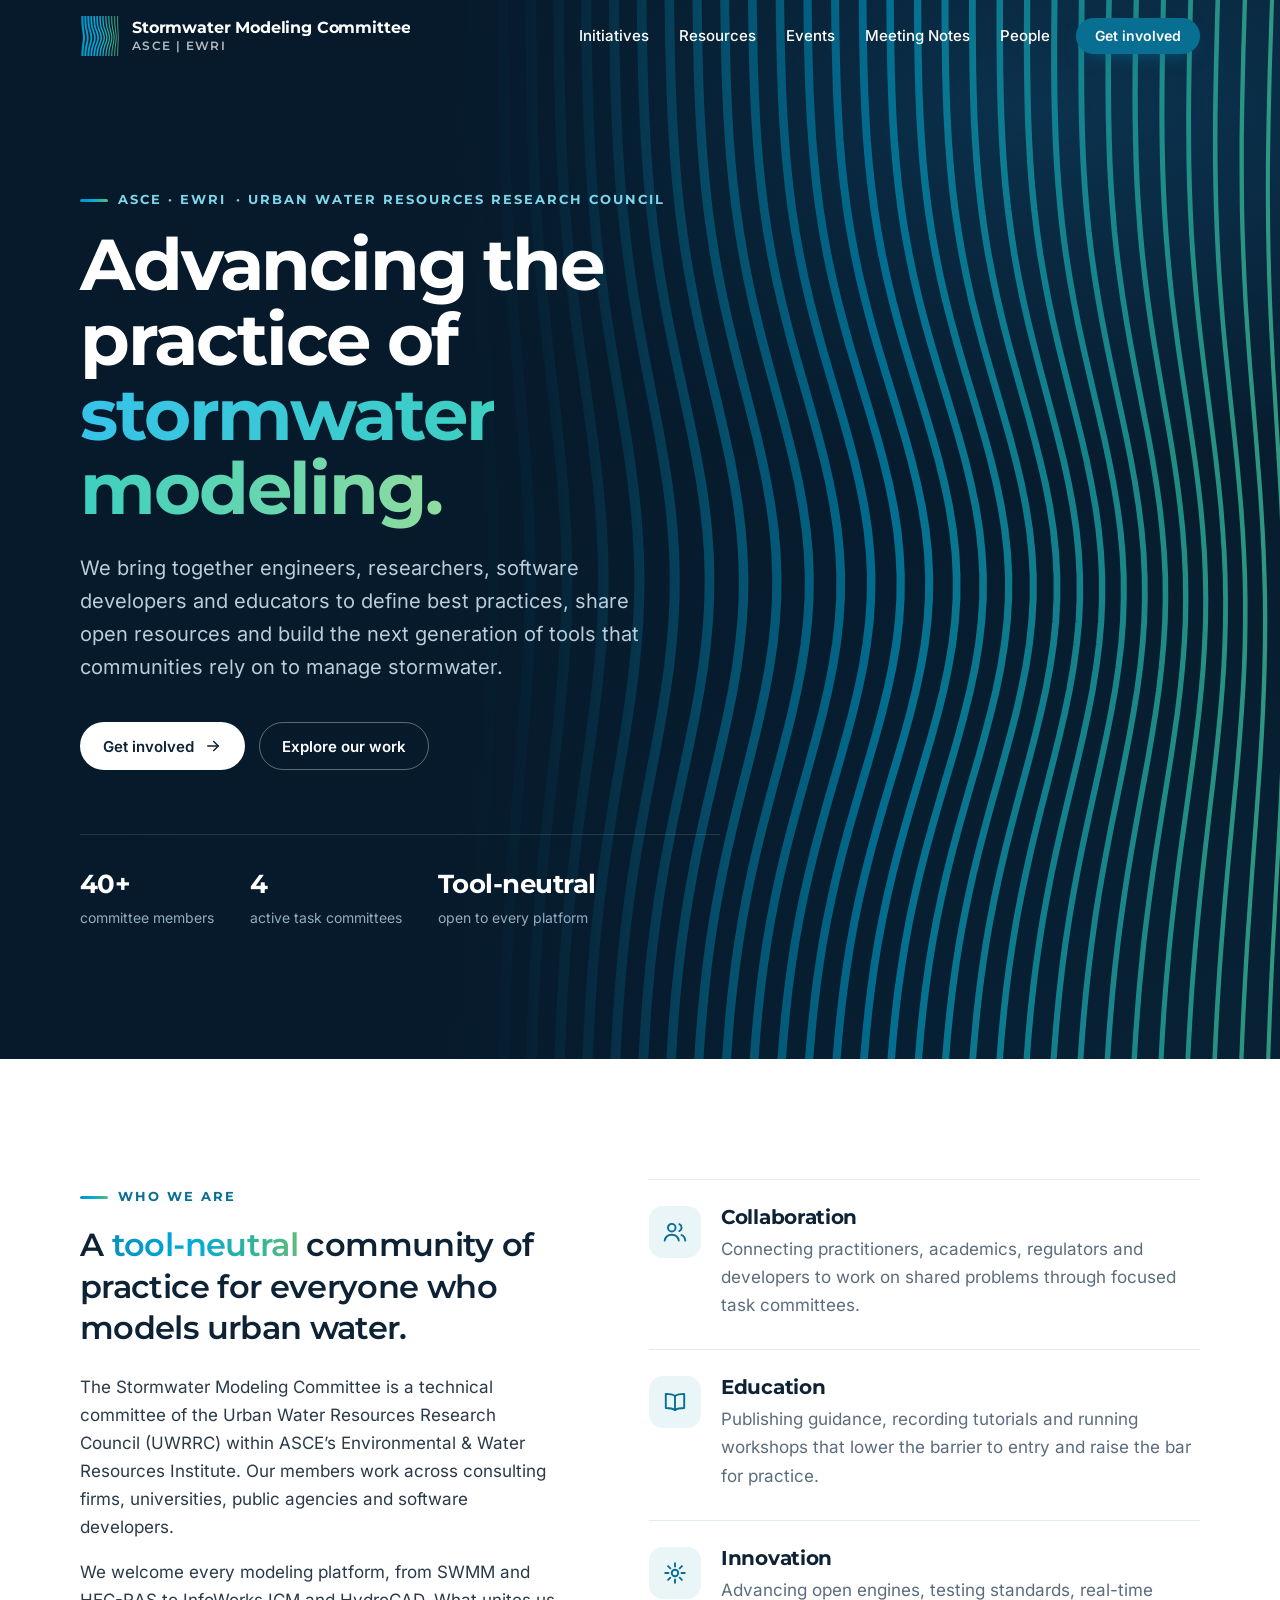
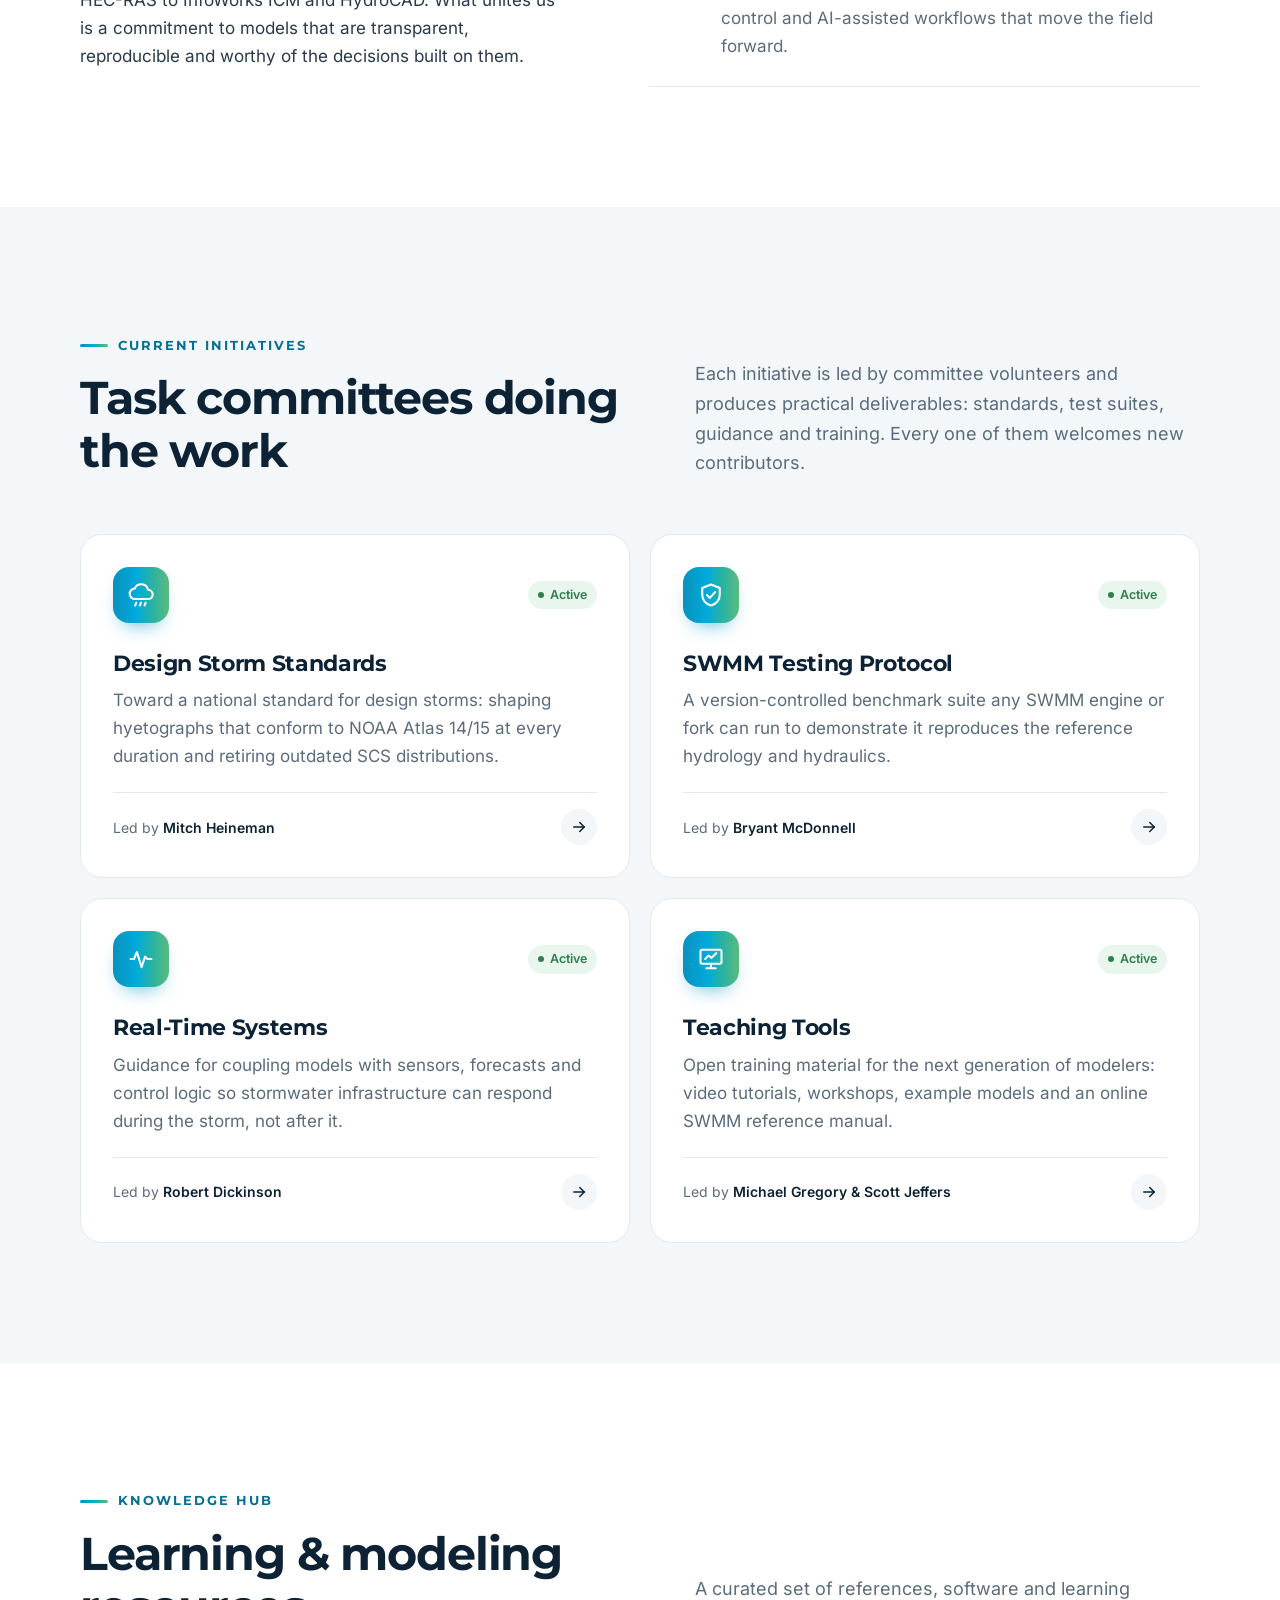
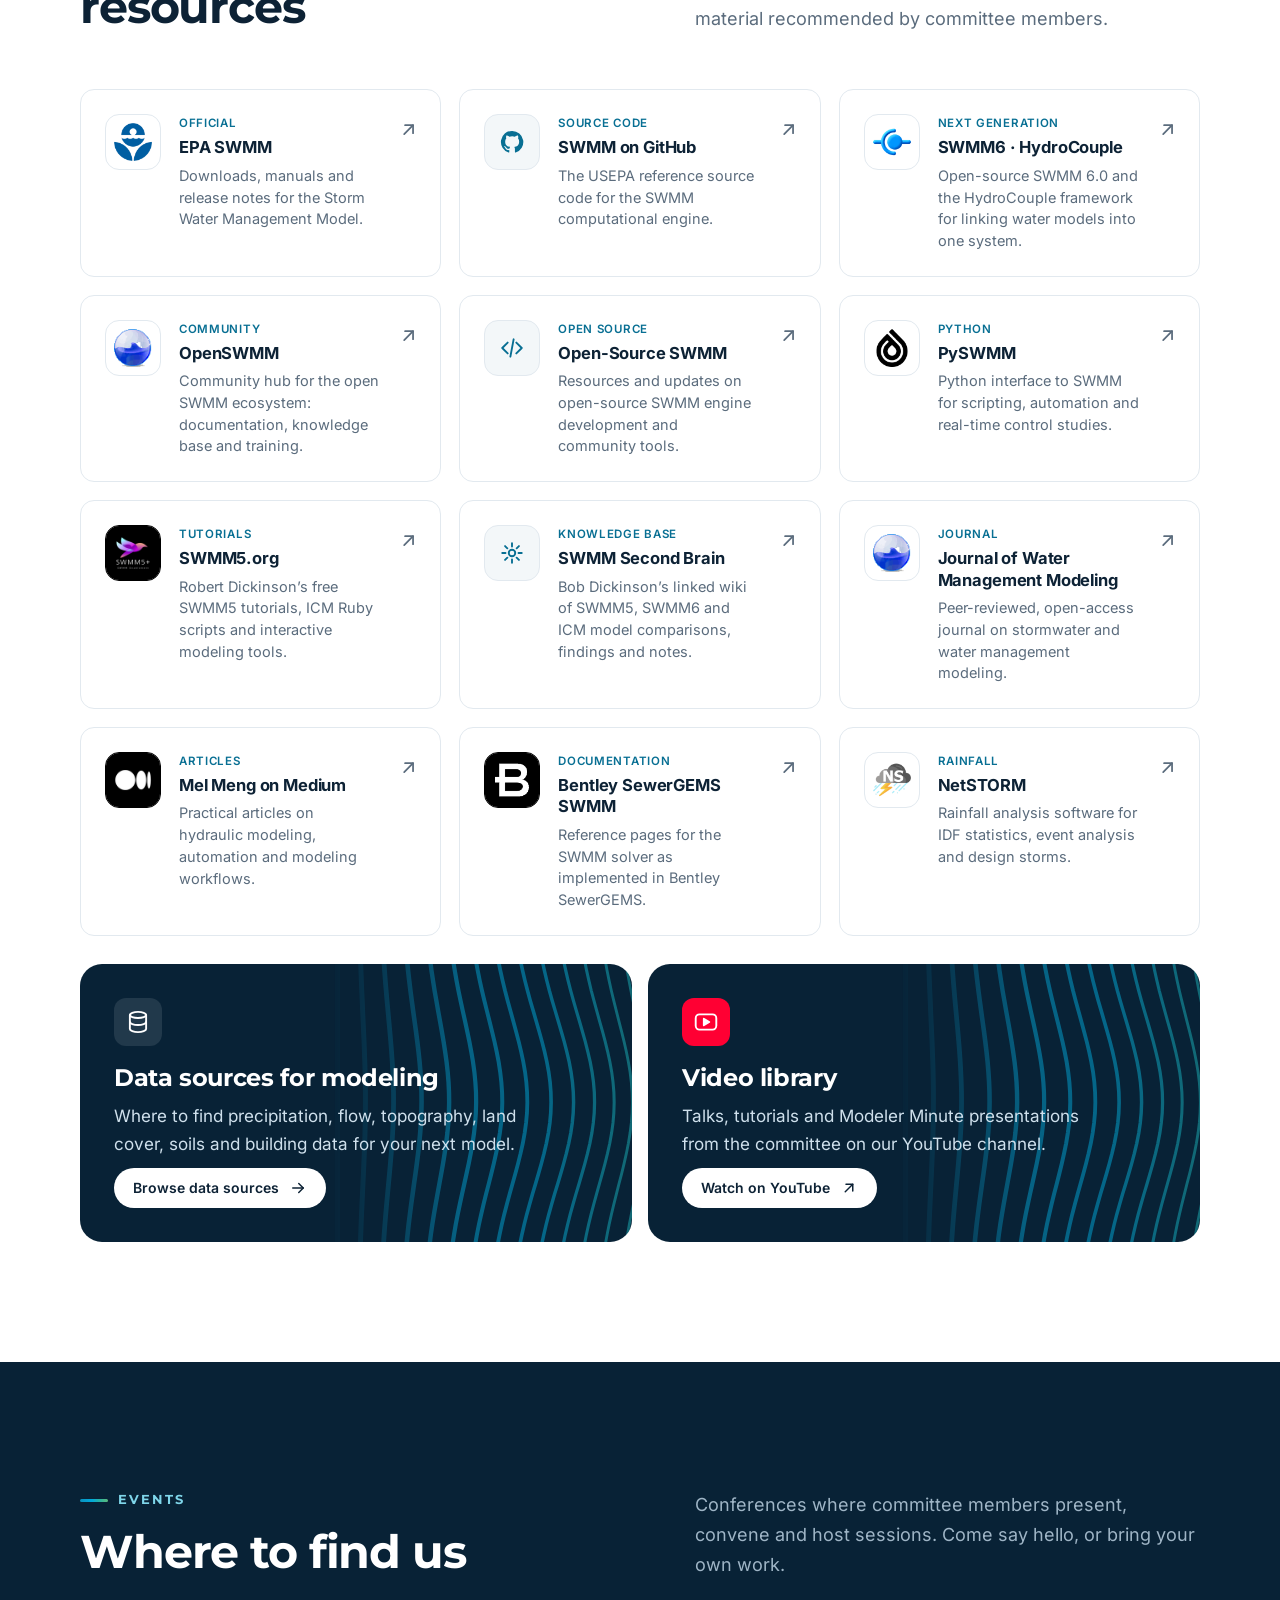
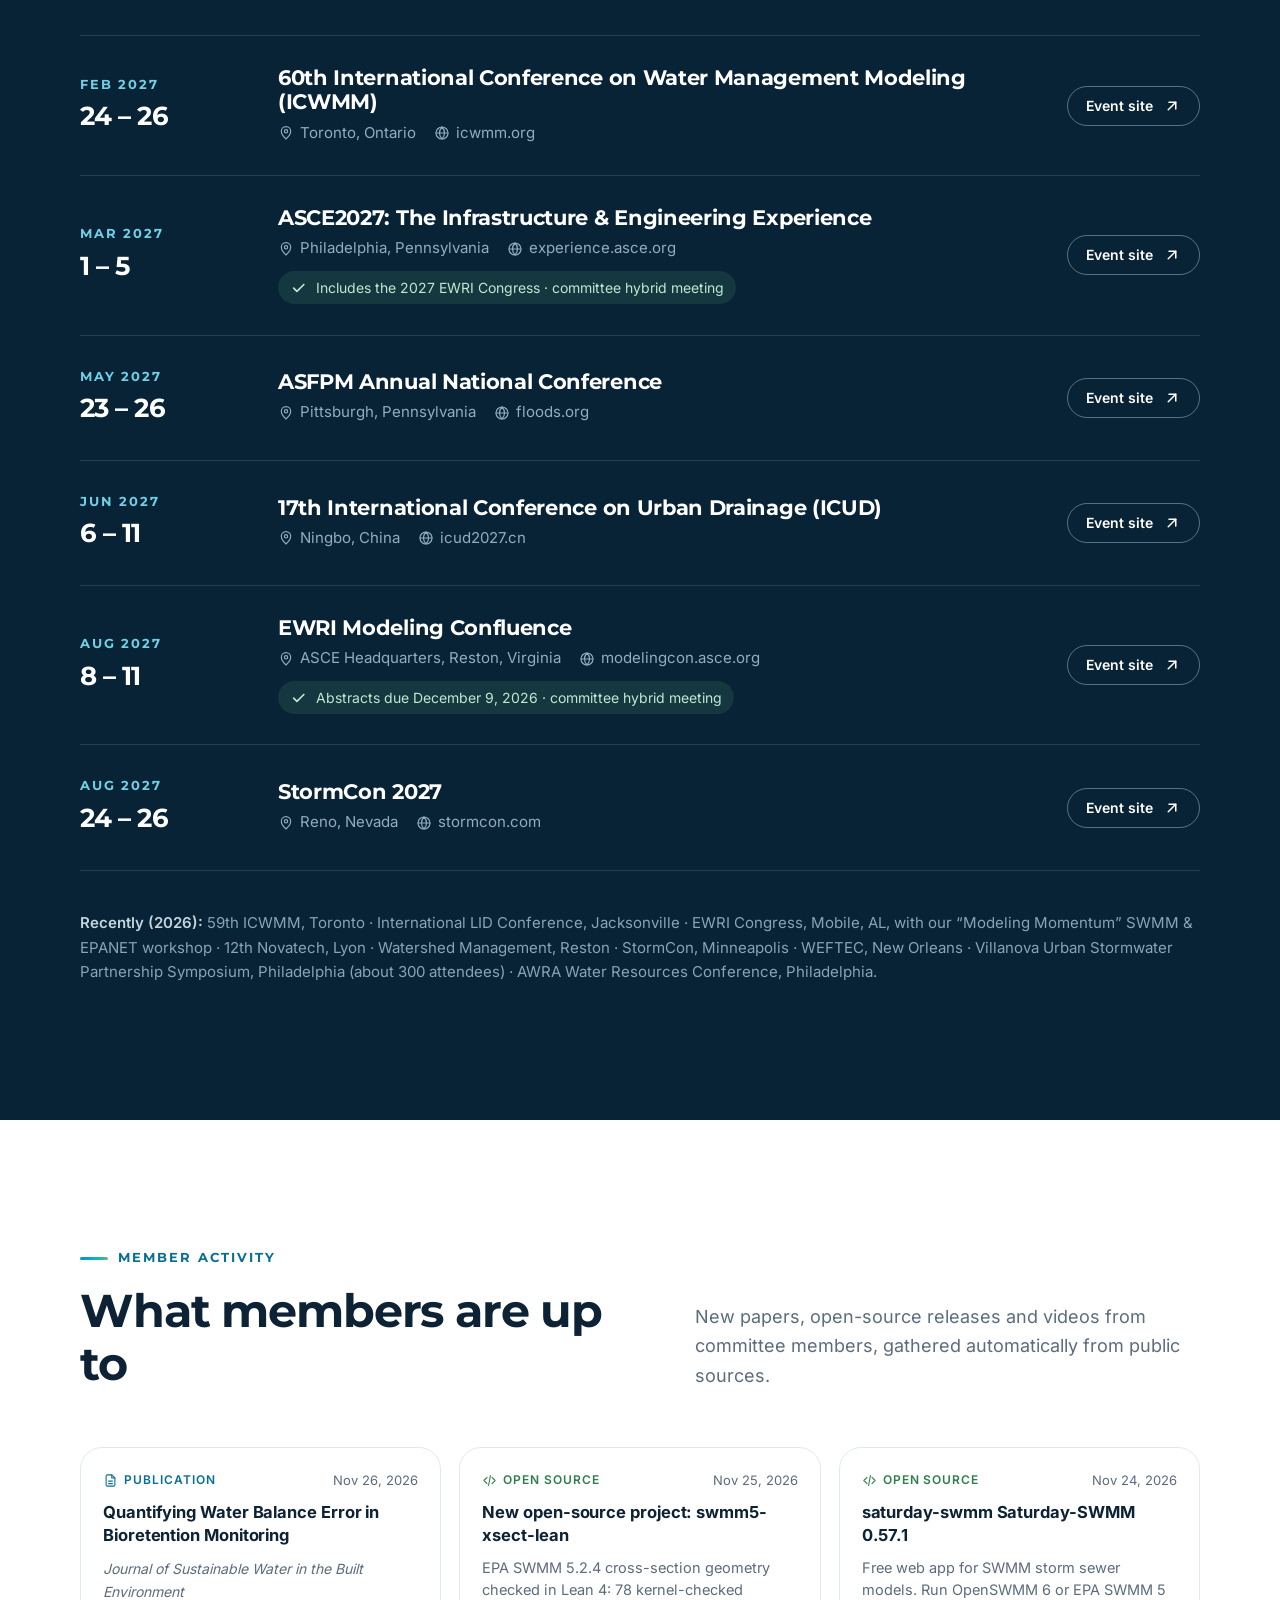
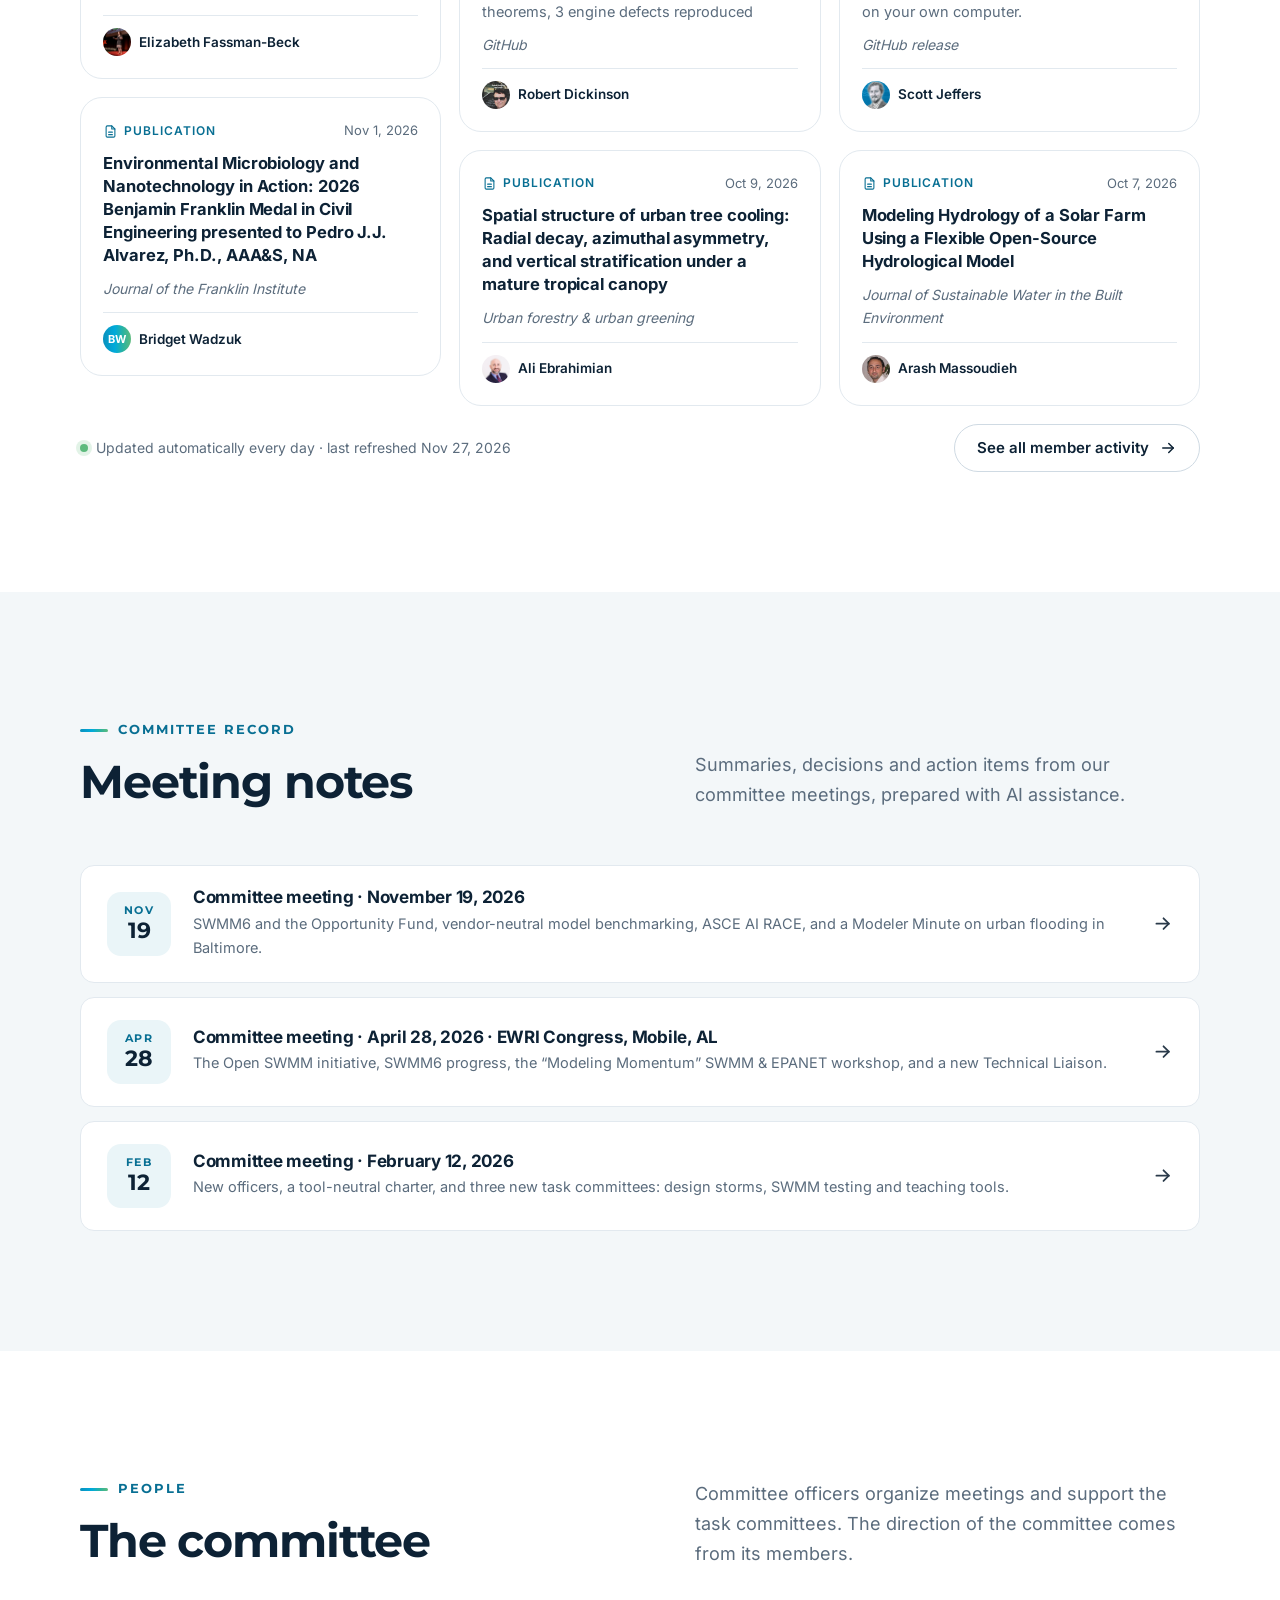
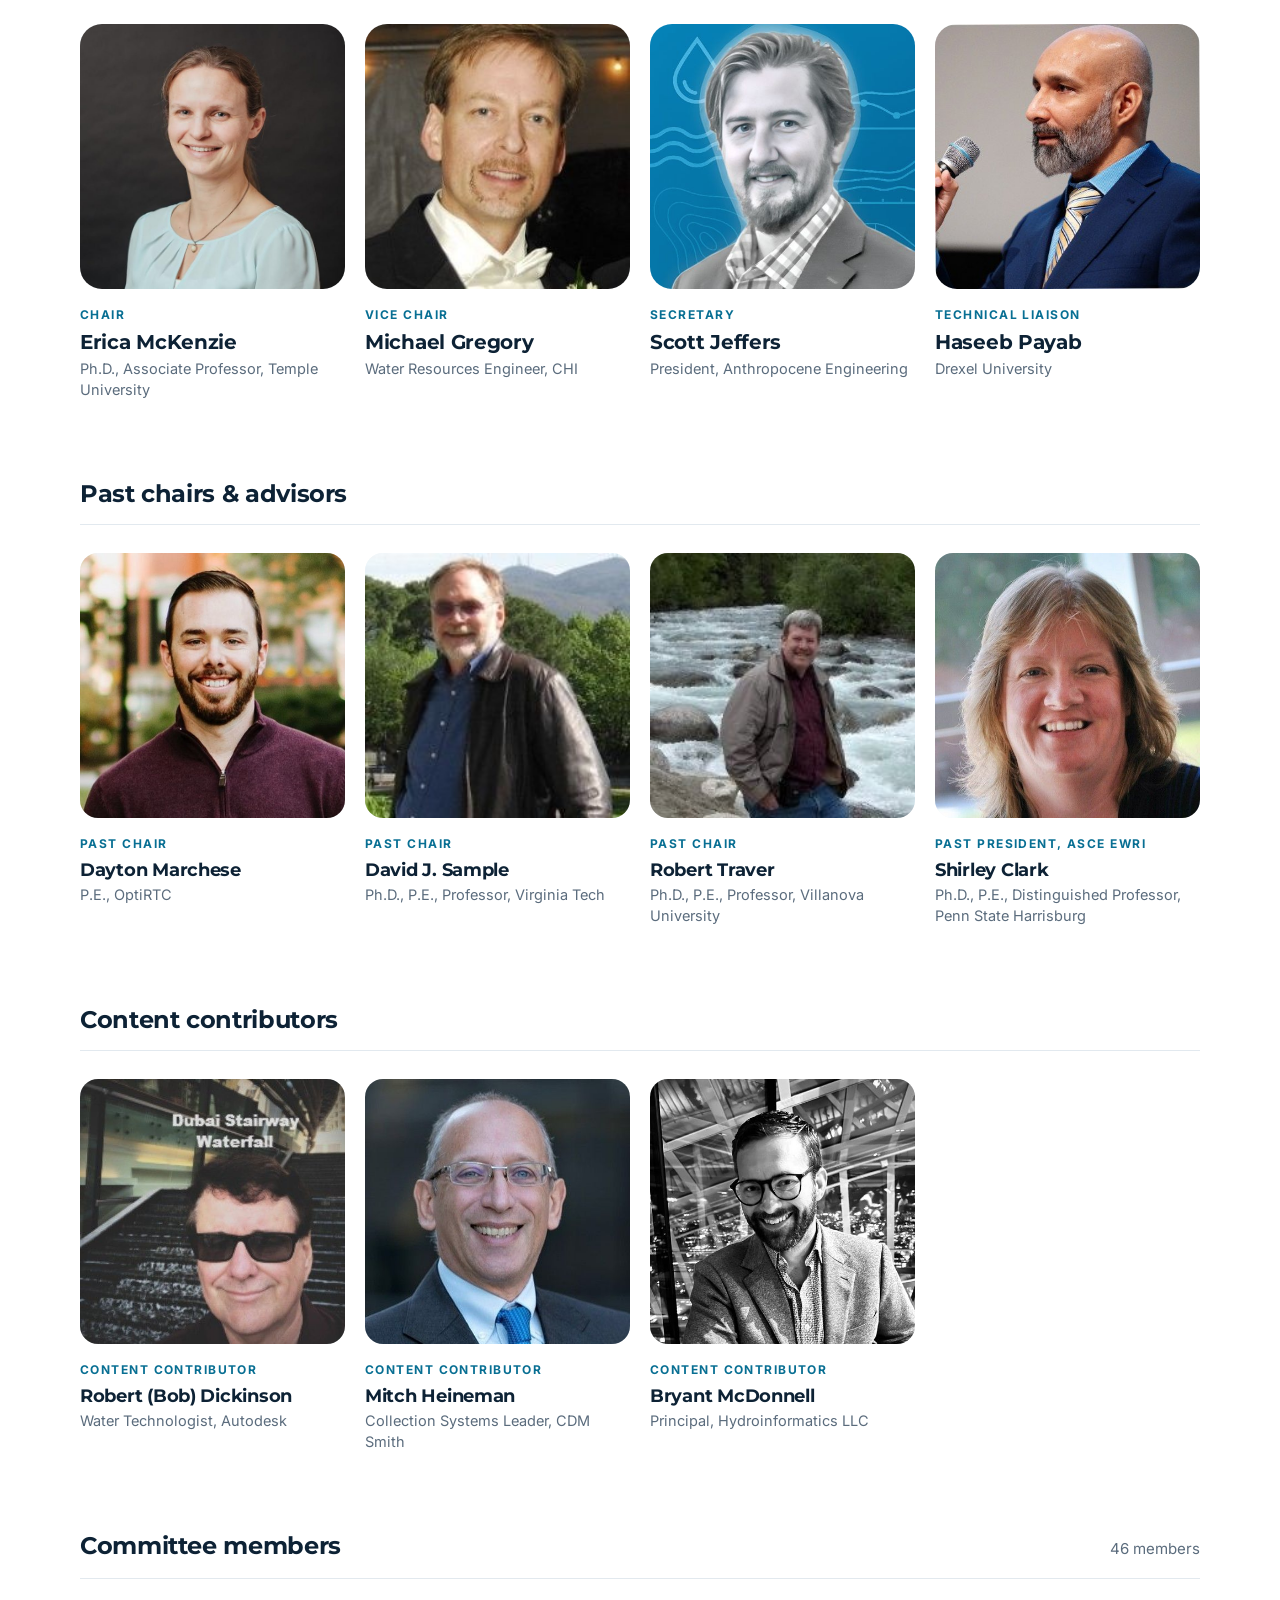
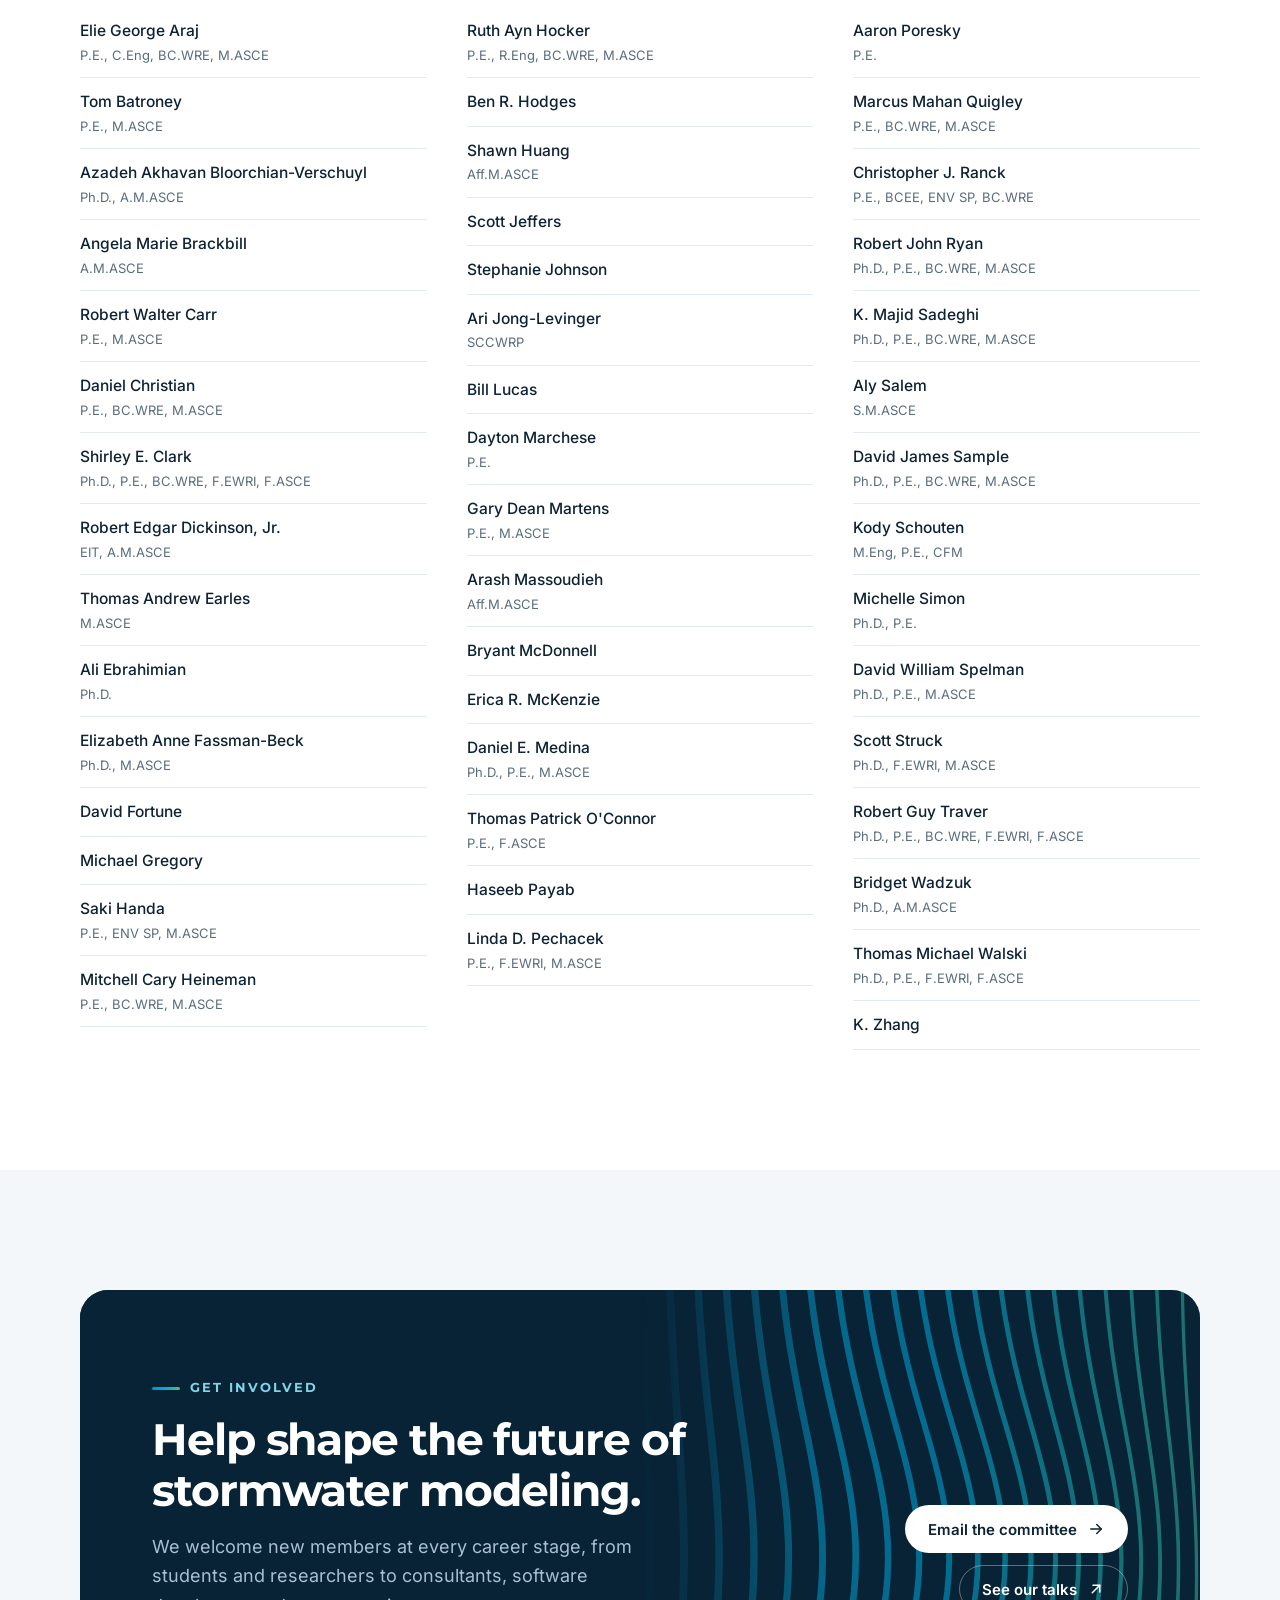
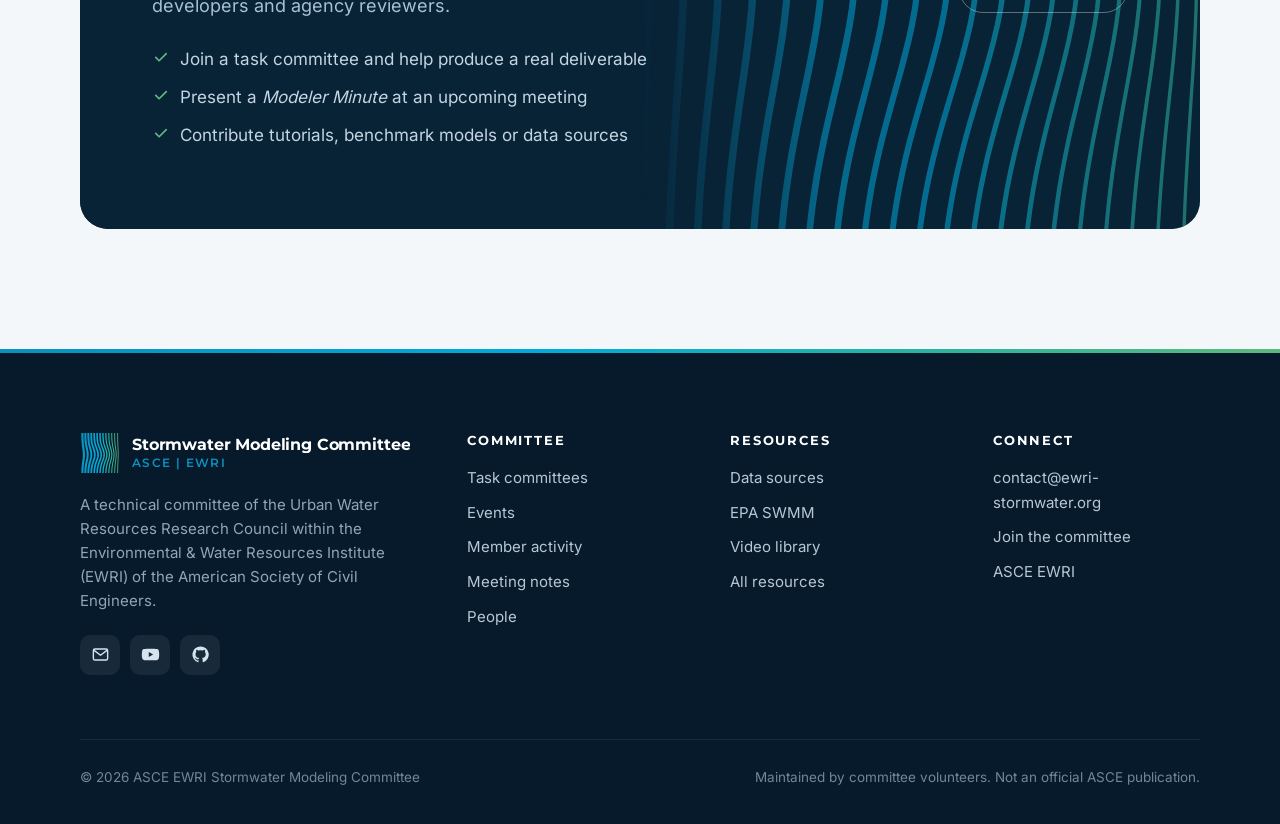
<file: index.html>
<!DOCTYPE html>
<html lang="en" class="no-js">
<head>
  <meta charset="utf-8">
  <meta name="viewport" content="width=device-width, initial-scale=1">
  <title>Stormwater Modeling Committee · ASCE EWRI</title>
  <meta name="description" content="The ASCE EWRI Stormwater Modeling Committee brings together engineers, researchers and educators to advance best practices, open resources and tools for stormwater modeling.">
  <link rel="canonical" href="https://ewri-stormwater.org/">
  <meta name="theme-color" content="#061a2b">

  <meta property="og:type" content="website">
  <meta property="og:site_name" content="ASCE EWRI Stormwater Modeling Committee">
  <meta property="og:title" content="Stormwater Modeling Committee · ASCE EWRI">
  <meta property="og:description" content="The ASCE EWRI Stormwater Modeling Committee brings together engineers, researchers and educators to advance best practices, open resources and tools for stormwater modeling.">
  <meta property="og:url" content="https://ewri-stormwater.org/">
  <meta property="og:image" content="https://ewri-stormwater.org/assets/img/og-image.png">
  <meta name="twitter:card" content="summary_large_image">

  <link rel="icon" href="favicon.ico" sizes="any">
  <link rel="icon" type="image/svg+xml" href="assets/img/mark-simple.svg">
  <link rel="icon" type="image/png" sizes="64x64" href="assets/img/favicon-64.png">
  <link rel="apple-touch-icon" href="assets/img/apple-touch-icon.png">
  <link rel="manifest" href="site.webmanifest">

  <link rel="preload" href="assets/fonts/montserrat-latin-700-normal.woff2" as="font" type="font/woff2" crossorigin>
  <link rel="preload" href="assets/fonts/inter-latin-400-normal.woff2" as="font" type="font/woff2" crossorigin>
  <link rel="stylesheet" href="assets/site.css?v=20261119e">
  <script defer src="assets/site.js?v=20261119"></script>
  <script defer src="assets/wall.js?v=20261119"></script>
</head>
<body class="home">
<a class="skip-link" href="#main">Skip to content</a>
<header class="site-header on-dark">
  <div class="container">
    <nav class="nav" aria-label="Primary">
      <a class="brand" href="index.html" aria-label="Stormwater Modeling Committee — home">
        <img src="assets/img/mark-simple.svg" alt="" width="40" height="40">
        <span class="brand-text">
          <span class="brand-name">Stormwater Modeling Committee</span>
          <span class="brand-org">ASCE | EWRI</span>
        </span>
      </a>
      <div class="nav-links">
          <a href="#projects">Initiatives</a>
          <a href="#resources">Resources</a>
          <a href="#conferences">Events</a>
          <a href="#meeting-notes">Meeting Notes</a>
          <a href="#leadership">People</a>
        <a class="btn btn-primary btn-sm" href="#join">Get involved</a>
      </div>
      <button class="nav-toggle" type="button" aria-label="Open menu" aria-expanded="false" aria-controls="mobile-nav">
        <svg class="icon" aria-hidden="true"><use href="assets/icons.svg#i-menu"></use></svg>
      </button>
    </nav>
  </div>
  <div class="mobile-nav" id="mobile-nav">
      <a href="#projects">Initiatives</a>
      <a href="#resources">Resources</a>
      <a href="#conferences">Events</a>
      <a href="#meeting-notes">Meeting Notes</a>
      <a href="#leadership">People</a>
      <a class="btn btn-primary" href="#join">Get involved</a>
  </div>
</header>

<main id="main">
  <section class="hero on-dark">
    <div class="wave-field" data-lines="38" data-animate></div>
    <div class="container">
      <div class="hero-inner">
        <span class="eyebrow light">ASCE · EWRI<span class="hide-sm"> · Urban Water Resources Research Council</span></span>
        <h1>Advancing the practice of <span class="gradient-text">stormwater modeling.</span></h1>
        <p class="lead">We bring together engineers, researchers, software developers and educators to define best practices, share open resources and build the next generation of tools that communities rely on to manage stormwater.</p>
        <div class="hero-actions">
          <a class="btn btn-light" href="#join">Get involved <svg class="icon" aria-hidden="true"><use href="assets/icons.svg#i-arrow-right"></use></svg></a>
          <a class="btn btn-ghost-light" href="#projects">Explore our work</a>
        </div>
        <div class="hero-meta">
          <div><strong>40+</strong><span>committee members</span></div>
          <div><strong>4</strong><span>active task committees</span></div>
          <div><strong>Tool-neutral</strong><span>open to every platform</span></div>
        </div>
      </div>
    </div>
  </section>

  <section class="section" id="about">
    <div class="container mission">
      <div class="reveal">
        <span class="eyebrow">Who we are</span>
        <p class="mission-statement">A <em>tool-neutral</em> community of practice for everyone who models urban water.</p>
        <p>The Stormwater Modeling Committee is a technical committee of the Urban Water Resources Research Council (UWRRC) within ASCE’s Environmental &amp; Water Resources Institute. Our members work across consulting firms, universities, public agencies and software developers.</p>
        <p>We welcome every modeling platform, from SWMM and HEC-RAS to InfoWorks ICM and HydroCAD. What unites us is a commitment to models that are transparent, reproducible and worthy of the decisions built on them.</p>
      </div>
      <div class="pillars reveal">
        <div class="pillar">
          <span class="pillar-icon"><svg class="icon" aria-hidden="true"><use href="assets/icons.svg#i-users"></use></svg></span>
          <div><h3>Collaboration</h3><p>Connecting practitioners, academics, regulators and developers to work on shared problems through focused task committees.</p></div>
        </div>
        <div class="pillar">
          <span class="pillar-icon"><svg class="icon" aria-hidden="true"><use href="assets/icons.svg#i-book"></use></svg></span>
          <div><h3>Education</h3><p>Publishing guidance, recording tutorials and running workshops that lower the barrier to entry and raise the bar for practice.</p></div>
        </div>
        <div class="pillar">
          <span class="pillar-icon"><svg class="icon" aria-hidden="true"><use href="assets/icons.svg#i-spark"></use></svg></span>
          <div><h3>Innovation</h3><p>Advancing open engines, testing standards, real-time control and AI-assisted workflows that move the field forward.</p></div>
        </div>
      </div>
    </div>
  </section>

  <section class="section soft" id="projects">
    <div class="container">
      <div class="section-head split reveal">
        <div>
          <span class="eyebrow">Current initiatives</span>
          <h2>Task committees doing the work</h2>
        </div>
        <p>Each initiative is led by committee volunteers and produces practical deliverables: standards, test suites, guidance and training. Every one of them welcomes new contributors.</p>
      </div>
      <div class="cards two">
        <a class="card reveal" href="Initiatives/design-storm-standards.html">
          <div class="card-top">
            <span class="card-icon"><svg class="icon" aria-hidden="true"><use href="assets/icons.svg#i-rain"></use></svg></span>
            <span class="chip green dot">Active</span>
          </div>
          <h3>Design Storm Standards</h3>
          <p>Toward a national standard for design storms: shaping hyetographs that conform to NOAA Atlas 14/15 at every duration and retiring outdated SCS distributions.</p>
          <div class="lead-by"><span>Led by <strong>Mitch Heineman</strong></span><span class="go"><svg class="icon" aria-hidden="true"><use href="assets/icons.svg#i-arrow-right"></use></svg></span></div>
        </a>
        <a class="card reveal" href="Initiatives/swmm-testing-protocol.html">
          <div class="card-top">
            <span class="card-icon"><svg class="icon" aria-hidden="true"><use href="assets/icons.svg#i-check-shield"></use></svg></span>
            <span class="chip green dot">Active</span>
          </div>
          <h3>SWMM Testing Protocol</h3>
          <p>A version-controlled benchmark suite any SWMM engine or fork can run to demonstrate it reproduces the reference hydrology and hydraulics.</p>
          <div class="lead-by"><span>Led by <strong>Bryant McDonnell</strong></span><span class="go"><svg class="icon" aria-hidden="true"><use href="assets/icons.svg#i-arrow-right"></use></svg></span></div>
        </a>
        <a class="card reveal" href="Initiatives/real-time-systems.html">
          <div class="card-top">
            <span class="card-icon"><svg class="icon" aria-hidden="true"><use href="assets/icons.svg#i-signal"></use></svg></span>
            <span class="chip green dot">Active</span>
          </div>
          <h3>Real-Time Systems</h3>
          <p>Guidance for coupling models with sensors, forecasts and control logic so stormwater infrastructure can respond during the storm, not after it.</p>
          <div class="lead-by"><span>Led by <strong>Robert Dickinson</strong></span><span class="go"><svg class="icon" aria-hidden="true"><use href="assets/icons.svg#i-arrow-right"></use></svg></span></div>
        </a>
        <a class="card reveal" href="Initiatives/teaching-tools.html">
          <div class="card-top">
            <span class="card-icon"><svg class="icon" aria-hidden="true"><use href="assets/icons.svg#i-teach"></use></svg></span>
            <span class="chip green dot">Active</span>
          </div>
          <h3>Teaching Tools</h3>
          <p>Open training material for the next generation of modelers: video tutorials, workshops, example models and an online SWMM reference manual.</p>
          <div class="lead-by"><span>Led by <strong>Michael Gregory & Scott Jeffers</strong></span><span class="go"><svg class="icon" aria-hidden="true"><use href="assets/icons.svg#i-arrow-right"></use></svg></span></div>
        </a>
      </div>
    </div>
  </section>

  <section class="section" id="resources">
    <div class="container">
      <div class="section-head split reveal">
        <div>
          <span class="eyebrow">Knowledge hub</span>
          <h2>Learning &amp; modeling resources</h2>
        </div>
        <p>A curated set of references, software and learning material recommended by committee members.</p>
      </div>
      <div class="resource-grid">
        <a class="resource reveal" href="https://www.epa.gov/water-research/storm-water-management-model-swmm" target="_blank" rel="noopener">
          <span class="resource-logo has-img"><img src="assets/img/logos/epa.png" alt="" width="40" height="40" loading="lazy"></span>
          <span class="resource-body">
            <span class="resource-tag">Official</span>
            <h3>EPA SWMM</h3>
            <p>Downloads, manuals and release notes for the Storm Water Management Model.</p>
          </span>
          <span class="ext"><svg class="icon" aria-hidden="true"><use href="assets/icons.svg#i-external"></use></svg></span>
        </a>
        <a class="resource reveal" href="https://github.com/USEPA/Stormwater-Management-Model" target="_blank" rel="noopener">
          <span class="resource-logo"><svg class="icon" aria-hidden="true"><use href="assets/icons.svg#i-github"></use></svg></span>
          <span class="resource-body">
            <span class="resource-tag">Source code</span>
            <h3>SWMM on GitHub</h3>
            <p>The USEPA reference source code for the SWMM computational engine.</p>
          </span>
          <span class="ext"><svg class="icon" aria-hidden="true"><use href="assets/icons.svg#i-external"></use></svg></span>
        </a>
        <a class="resource reveal" href="https://www.hydrocouple.org/" target="_blank" rel="noopener">
          <span class="resource-logo has-img"><img src="assets/img/logos/hydrocouple.png" alt="" width="40" height="40" loading="lazy"></span>
          <span class="resource-body">
            <span class="resource-tag">Next generation</span>
            <h3>SWMM6 · HydroCouple</h3>
            <p>Open-source SWMM 6.0 and the HydroCouple framework for linking water models into one system.</p>
          </span>
          <span class="ext"><svg class="icon" aria-hidden="true"><use href="assets/icons.svg#i-external"></use></svg></span>
        </a>
        <a class="resource reveal" href="https://www.openswmm.org/" target="_blank" rel="noopener">
          <span class="resource-logo has-img"><img src="assets/img/logos/openswmm.png" alt="" width="40" height="40" loading="lazy"></span>
          <span class="resource-body">
            <span class="resource-tag">Community</span>
            <h3>OpenSWMM</h3>
            <p>Community hub for the open SWMM ecosystem: documentation, knowledge base and training.</p>
          </span>
          <span class="ext"><svg class="icon" aria-hidden="true"><use href="assets/icons.svg#i-external"></use></svg></span>
        </a>
        <a class="resource reveal" href="https://open-source-swmm.com/" target="_blank" rel="noopener">
          <span class="resource-logo"><svg class="icon" aria-hidden="true"><use href="assets/icons.svg#i-code"></use></svg></span>
          <span class="resource-body">
            <span class="resource-tag">Open source</span>
            <h3>Open-Source SWMM</h3>
            <p>Resources and updates on open-source SWMM engine development and community tools.</p>
          </span>
          <span class="ext"><svg class="icon" aria-hidden="true"><use href="assets/icons.svg#i-external"></use></svg></span>
        </a>
        <a class="resource reveal" href="https://www.pyswmm.org/" target="_blank" rel="noopener">
          <span class="resource-logo has-img"><img src="assets/img/logos/pyswmm.png" alt="" width="40" height="40" loading="lazy"></span>
          <span class="resource-body">
            <span class="resource-tag">Python</span>
            <h3>PySWMM</h3>
            <p>Python interface to SWMM for scripting, automation and real-time control studies.</p>
          </span>
          <span class="ext"><svg class="icon" aria-hidden="true"><use href="assets/icons.svg#i-external"></use></svg></span>
        </a>
        <a class="resource reveal" href="https://swmm5.org/" target="_blank" rel="noopener">
          <span class="resource-logo has-img full"><img src="assets/img/logos/swmm5org.png" alt="" width="40" height="40" loading="lazy"></span>
          <span class="resource-body">
            <span class="resource-tag">Tutorials</span>
            <h3>SWMM5.org</h3>
            <p>Robert Dickinson’s free SWMM5 tutorials, ICM Ruby scripts and interactive modeling tools.</p>
          </span>
          <span class="ext"><svg class="icon" aria-hidden="true"><use href="assets/icons.svg#i-external"></use></svg></span>
        </a>
        <a class="resource reveal" href="https://github.com/dickinsonre/swmm-second-brain/blob/main/wiki/start-here.md" target="_blank" rel="noopener">
          <span class="resource-logo"><svg class="icon" aria-hidden="true"><use href="assets/icons.svg#i-spark"></use></svg></span>
          <span class="resource-body">
            <span class="resource-tag">Knowledge base</span>
            <h3>SWMM Second Brain</h3>
            <p>Bob Dickinson’s linked wiki of SWMM5, SWMM6 and ICM model comparisons, findings and notes.</p>
          </span>
          <span class="ext"><svg class="icon" aria-hidden="true"><use href="assets/icons.svg#i-external"></use></svg></span>
        </a>
        <a class="resource reveal" href="https://www.chijournal.org/" target="_blank" rel="noopener">
          <span class="resource-logo has-img"><img src="assets/img/logos/chi.png" alt="" width="40" height="40" loading="lazy"></span>
          <span class="resource-body">
            <span class="resource-tag">Journal</span>
            <h3>Journal of Water Management Modeling</h3>
            <p>Peer-reviewed, open-access journal on stormwater and water management modeling.</p>
          </span>
          <span class="ext"><svg class="icon" aria-hidden="true"><use href="assets/icons.svg#i-external"></use></svg></span>
        </a>
        <a class="resource reveal" href="https://mel-meng-pe.medium.com/" target="_blank" rel="noopener">
          <span class="resource-logo has-img full"><img src="assets/img/logos/medium.png" alt="" width="40" height="40" loading="lazy"></span>
          <span class="resource-body">
            <span class="resource-tag">Articles</span>
            <h3>Mel Meng on Medium</h3>
            <p>Practical articles on hydraulic modeling, automation and modeling workflows.</p>
          </span>
          <span class="ext"><svg class="icon" aria-hidden="true"><use href="assets/icons.svg#i-external"></use></svg></span>
        </a>
        <a class="resource reveal" href="https://docs.bentley.com/LiveContent/web/Bentley%20SewerGEMS%20SS5-v2/en/GUID-34B7A754-7CE9-4BD6-A93C-F6E1059D9929.html" target="_blank" rel="noopener">
          <span class="resource-logo has-img full"><img src="assets/img/logos/bentley.png" alt="" width="40" height="40" loading="lazy"></span>
          <span class="resource-body">
            <span class="resource-tag">Documentation</span>
            <h3>Bentley SewerGEMS SWMM</h3>
            <p>Reference pages for the SWMM solver as implemented in Bentley SewerGEMS.</p>
          </span>
          <span class="ext"><svg class="icon" aria-hidden="true"><use href="assets/icons.svg#i-external"></use></svg></span>
        </a>
        <a class="resource reveal" href="http://www.dynsystem.com/netstorm/" target="_blank" rel="noopener">
          <span class="resource-logo has-img"><img src="assets/img/logos/netstorm.png" alt="" width="40" height="40" loading="lazy"></span>
          <span class="resource-body">
            <span class="resource-tag">Rainfall</span>
            <h3>NetSTORM</h3>
            <p>Rainfall analysis software for IDF statistics, event analysis and design storms.</p>
          </span>
          <span class="ext"><svg class="icon" aria-hidden="true"><use href="assets/icons.svg#i-external"></use></svg></span>
        </a>
      </div>
      <div class="feature-band">
        <a class="feature reveal" href="Resources/data-sources.html">
          <div class="wave-field" data-lines="22"></div>
          <span class="feature-icon"><svg class="icon" aria-hidden="true"><use href="assets/icons.svg#i-database"></use></svg></span>
          <h3>Data sources for modeling</h3>
          <p>Where to find precipitation, flow, topography, land cover, soils and building data for your next model.</p>
          <span class="btn btn-light btn-sm">Browse data sources <svg class="icon" aria-hidden="true"><use href="assets/icons.svg#i-arrow-right"></use></svg></span>
        </a>
        <a class="feature youtube reveal" href="https://www.youtube.com/@StormwaterModelingEWRI/playlists" target="_blank" rel="noopener">
          <div class="wave-field" data-lines="22"></div>
          <span class="feature-icon"><svg class="icon" aria-hidden="true"><use href="assets/icons.svg#i-play"></use></svg></span>
          <h3>Video library</h3>
          <p>Talks, tutorials and Modeler Minute presentations from the committee on our YouTube channel.</p>
          <span class="btn btn-light btn-sm">Watch on YouTube <svg class="icon" aria-hidden="true"><use href="assets/icons.svg#i-external"></use></svg></span>
        </a>
      </div>
    </div>
  </section>

  <section class="section dark on-dark" id="conferences">
    <div class="container">
      <div class="section-head split reveal">
        <div>
          <span class="eyebrow">Events</span>
          <h2>Where to find us</h2>
        </div>
        <p>Conferences where committee members present, convene and host sessions. Come say hello, or bring your own work.</p>
      </div>
      <div class="events">
        <article class="event reveal">
          <div class="event-date"><span class="m">Feb 2027</span><span class="d">24 – 26</span></div>
          <div>
            <h3>60th International Conference on Water Management Modeling (ICWMM)</h3>
            <div class="event-meta"><span><svg class="icon" aria-hidden="true"><use href="assets/icons.svg#i-pin"></use></svg>Toronto, Ontario</span><span><svg class="icon" aria-hidden="true"><use href="assets/icons.svg#i-globe"></use></svg>icwmm.org</span></div>
            
          </div>
          <a class="btn btn-ghost-light btn-sm" href="https://www.icwmm.org/" target="_blank" rel="noopener">Event site <svg class="icon" aria-hidden="true"><use href="assets/icons.svg#i-external"></use></svg></a>
        </article>
        <article class="event reveal">
          <div class="event-date"><span class="m">Mar 2027</span><span class="d">1 – 5</span></div>
          <div>
            <h3>ASCE2027: The Infrastructure & Engineering Experience</h3>
            <div class="event-meta"><span><svg class="icon" aria-hidden="true"><use href="assets/icons.svg#i-pin"></use></svg>Philadelphia, Pennsylvania</span><span><svg class="icon" aria-hidden="true"><use href="assets/icons.svg#i-globe"></use></svg>experience.asce.org</span></div>
            <span class="event-note"><svg class="icon" aria-hidden="true"><use href="assets/icons.svg#i-check"></use></svg>Includes the 2027 EWRI Congress · committee hybrid meeting</span>
          </div>
          <a class="btn btn-ghost-light btn-sm" href="https://experience.asce.org/" target="_blank" rel="noopener">Event site <svg class="icon" aria-hidden="true"><use href="assets/icons.svg#i-external"></use></svg></a>
        </article>
        <article class="event reveal">
          <div class="event-date"><span class="m">May 2027</span><span class="d">23 – 26</span></div>
          <div>
            <h3>ASFPM Annual National Conference</h3>
            <div class="event-meta"><span><svg class="icon" aria-hidden="true"><use href="assets/icons.svg#i-pin"></use></svg>Pittsburgh, Pennsylvania</span><span><svg class="icon" aria-hidden="true"><use href="assets/icons.svg#i-globe"></use></svg>floods.org</span></div>
            
          </div>
          <a class="btn btn-ghost-light btn-sm" href="https://www.floods.org/conference/" target="_blank" rel="noopener">Event site <svg class="icon" aria-hidden="true"><use href="assets/icons.svg#i-external"></use></svg></a>
        </article>
        <article class="event reveal">
          <div class="event-date"><span class="m">Jun 2027</span><span class="d">6 – 11</span></div>
          <div>
            <h3>17th International Conference on Urban Drainage (ICUD)</h3>
            <div class="event-meta"><span><svg class="icon" aria-hidden="true"><use href="assets/icons.svg#i-pin"></use></svg>Ningbo, China</span><span><svg class="icon" aria-hidden="true"><use href="assets/icons.svg#i-globe"></use></svg>icud2027.cn</span></div>
            
          </div>
          <a class="btn btn-ghost-light btn-sm" href="https://www.icud2027.cn/" target="_blank" rel="noopener">Event site <svg class="icon" aria-hidden="true"><use href="assets/icons.svg#i-external"></use></svg></a>
        </article>
        <article class="event reveal">
          <div class="event-date"><span class="m">Aug 2027</span><span class="d">8 – 11</span></div>
          <div>
            <h3>EWRI Modeling Confluence</h3>
            <div class="event-meta"><span><svg class="icon" aria-hidden="true"><use href="assets/icons.svg#i-pin"></use></svg>ASCE Headquarters, Reston, Virginia</span><span><svg class="icon" aria-hidden="true"><use href="assets/icons.svg#i-globe"></use></svg>modelingcon.asce.org</span></div>
            <span class="event-note"><svg class="icon" aria-hidden="true"><use href="assets/icons.svg#i-check"></use></svg>Abstracts due December 9, 2026 · committee hybrid meeting</span>
          </div>
          <a class="btn btn-ghost-light btn-sm" href="https://modelingcon.asce.org/call-abstracts" target="_blank" rel="noopener">Event site <svg class="icon" aria-hidden="true"><use href="assets/icons.svg#i-external"></use></svg></a>
        </article>
        <article class="event reveal">
          <div class="event-date"><span class="m">Aug 2027</span><span class="d">24 – 26</span></div>
          <div>
            <h3>StormCon 2027</h3>
            <div class="event-meta"><span><svg class="icon" aria-hidden="true"><use href="assets/icons.svg#i-pin"></use></svg>Reno, Nevada</span><span><svg class="icon" aria-hidden="true"><use href="assets/icons.svg#i-globe"></use></svg>stormcon.com</span></div>
            
          </div>
          <a class="btn btn-ghost-light btn-sm" href="https://www.stormcon.com/2027" target="_blank" rel="noopener">Event site <svg class="icon" aria-hidden="true"><use href="assets/icons.svg#i-external"></use></svg></a>
        </article>
      </div>
      <p class="past-events reveal"><strong>Recently (2026):</strong> 59th ICWMM, Toronto · International LID Conference, Jacksonville · EWRI Congress, Mobile, AL, with our “Modeling Momentum” SWMM &amp; EPANET workshop · 12th Novatech, Lyon · Watershed Management, Reston · StormCon, Minneapolis · WEFTEC, New Orleans · Villanova Urban Stormwater Partnership Symposium, Philadelphia (about 300 attendees) · AWRA Water Resources Conference, Philadelphia.</p>
    </div>
  </section>


  <section class="section" id="activity" data-wall="home" data-limit="6">
    <div class="container">
      <div class="section-head split reveal">
        <div>
          <span class="eyebrow">Member activity</span>
          <h2>What members are up to</h2>
        </div>
        <p>New papers, open-source releases and videos from committee members, gathered automatically from public sources.</p>
      </div>
      <div class="wall-grid"></div>
      <div class="wall-foot">
        <span class="wall-updated">Updated automatically every day</span>
        <a class="btn btn-outline" href="activity.html">See all member activity <svg class="icon" aria-hidden="true"><use href="assets/icons.svg#i-arrow-right"></use></svg></a>
      </div>
    </div>
  </section>

  <section class="section soft" id="meeting-notes">
    <div class="container">
      <div class="section-head split reveal">
        <div>
          <span class="eyebrow">Committee record</span>
          <h2>Meeting notes</h2>
        </div>
        <p>Summaries, decisions and action items from our committee meetings, prepared with AI assistance.</p>
      </div>
      <div class="notes-list">
        <a class="note-row reveal" href="MeetingNotes/2026-11-19-meeting-notes.html">
          <span class="note-date"><small>Nov</small><b>19</b></span>
          <span>
            <h3>Committee meeting · November 19, 2026</h3>
            <p>SWMM6 and the Opportunity Fund, vendor-neutral model benchmarking, ASCE AI RACE, and a Modeler Minute on urban flooding in Baltimore.</p>
          </span>
          <span class="go"><svg class="icon" aria-hidden="true"><use href="assets/icons.svg#i-arrow-right"></use></svg></span>
        </a>
        <a class="note-row reveal" href="MeetingNotes/2026-04-28-meeting-notes.html">
          <span class="note-date"><small>Apr</small><b>28</b></span>
          <span>
            <h3>Committee meeting · April 28, 2026 · EWRI Congress, Mobile, AL</h3>
            <p>The Open SWMM initiative, SWMM6 progress, the “Modeling Momentum” SWMM &amp; EPANET workshop, and a new Technical Liaison.</p>
          </span>
          <span class="go"><svg class="icon" aria-hidden="true"><use href="assets/icons.svg#i-arrow-right"></use></svg></span>
        </a>
        <a class="note-row reveal" href="MeetingNotes/2026-02-12-meeting-notes.html">
          <span class="note-date"><small>Feb</small><b>12</b></span>
          <span>
            <h3>Committee meeting · February 12, 2026</h3>
            <p>New officers, a tool-neutral charter, and three new task committees: design storms, SWMM testing and teaching tools.</p>
          </span>
          <span class="go"><svg class="icon" aria-hidden="true"><use href="assets/icons.svg#i-arrow-right"></use></svg></span>
        </a>
      </div>
    </div>
  </section>

  <section class="section" id="leadership">
    <div class="container">
      <div class="section-head split reveal">
        <div>
          <span class="eyebrow">People</span>
          <h2>The committee</h2>
        </div>
        <p>Committee officers organize meetings and support the task committees. The direction of the committee comes from its members.</p>
      </div>

      <div class="leaders officers">
        <article class="person reveal">
          <div class="person-photo"><img src="assets/img/members/erica.jpg" alt="Portrait of Erica McKenzie" loading="lazy" width="320" height="320"></div>
          <span class="role">Chair</span>
          <h3>Erica McKenzie</h3>
          <p>Ph.D., Associate Professor, Temple University</p>
        </article>
        <article class="person reveal">
          <div class="person-photo"><img src="assets/img/members/mike.jpg" alt="Portrait of Michael Gregory" loading="lazy" width="320" height="320"></div>
          <span class="role">Vice Chair</span>
          <h3>Michael Gregory</h3>
          <p>Water Resources Engineer, CHI</p>
        </article>
        <article class="person reveal">
          <div class="person-photo"><img src="assets/img/members/scott-jeffers.jpg" alt="Portrait of Scott Jeffers" loading="lazy" width="320" height="320"></div>
          <span class="role">Secretary</span>
          <h3>Scott Jeffers</h3>
          <p>President, Anthropocene Engineering</p>
        </article>
        <article class="person reveal">
          <div class="person-photo"><img src="assets/img/members/haseeb.jpg" alt="Portrait of Haseeb Payab" loading="lazy" width="320" height="320"></div>
          <span class="role">Technical Liaison</span>
          <h3><a href="https://www.linkedin.com/in/haseeb-payab-4a71992b/" target="_blank" rel="noopener">Haseeb Payab</a></h3>
          <p>Drexel University</p>
        </article>
      </div>

      <div class="sub-head reveal"><h3>Past chairs &amp; advisors</h3></div>
      <div class="leaders">
        <article class="person reveal">
          <div class="person-photo"><img src="assets/img/members/dayton.jpg" alt="Portrait of Dayton Marchese" loading="lazy" width="320" height="320"></div>
          <span class="role">Past Chair</span>
          <h3>Dayton Marchese</h3>
          <p>P.E., OptiRTC</p>
        </article>
        <article class="person reveal">
          <div class="person-photo"><img src="assets/img/members/sample.jpg" alt="Portrait of David J. Sample" loading="lazy" width="320" height="320"></div>
          <span class="role">Past Chair</span>
          <h3>David J. Sample</h3>
          <p>Ph.D., P.E., Professor, Virginia Tech</p>
        </article>
        <article class="person reveal">
          <div class="person-photo"><img src="assets/img/members/traver.jpg" alt="Portrait of Robert Traver" loading="lazy" width="320" height="320"></div>
          <span class="role">Past Chair</span>
          <h3>Robert Traver</h3>
          <p>Ph.D., P.E., Professor, Villanova University</p>
        </article>
        <article class="person reveal">
          <div class="person-photo"><img src="assets/img/members/shirley.jpg" alt="Portrait of Shirley Clark" loading="lazy" width="320" height="320"></div>
          <span class="role">Past President, ASCE EWRI</span>
          <h3>Shirley Clark</h3>
          <p>Ph.D., P.E., Distinguished Professor, Penn State Harrisburg</p>
        </article>
      </div>

      <div class="sub-head reveal"><h3>Content contributors</h3></div>
      <div class="leaders">
        <article class="person reveal">
          <div class="person-photo"><img src="assets/img/members/bob.jpg" alt="Portrait of Robert (Bob) Dickinson" loading="lazy" width="320" height="320"></div>
          <span class="role">Content contributor</span>
          <h3>Robert (Bob) Dickinson</h3>
          <p>Water Technologist, Autodesk</p>
        </article>
        <article class="person reveal">
          <div class="person-photo"><img src="assets/img/members/mitch.jpg" alt="Portrait of Mitch Heineman" loading="lazy" width="320" height="320"></div>
          <span class="role">Content contributor</span>
          <h3>Mitch Heineman</h3>
          <p>Collection Systems Leader, CDM Smith</p>
        </article>
        <article class="person reveal">
          <div class="person-photo"><img src="assets/img/members/bryant.jpg" alt="Portrait of Bryant McDonnell" loading="lazy" width="320" height="320"></div>
          <span class="role">Content contributor</span>
          <h3>Bryant McDonnell</h3>
          <p>Principal, Hydroinformatics LLC</p>
        </article>
      </div>

      <div class="sub-head reveal"><h3>Committee members</h3><span>46 members</span></div>
      <ul class="roster reveal">
          <li>Elie George Araj<span>P.E., C.Eng, BC.WRE, M.ASCE</span></li>
          <li>Tom Batroney<span>P.E., M.ASCE</span></li>
          <li>Azadeh Akhavan Bloorchian-Verschuyl<span>Ph.D., A.M.ASCE</span></li>
          <li>Angela Marie Brackbill<span>A.M.ASCE</span></li>
          <li>Robert Walter Carr<span>P.E., M.ASCE</span></li>
          <li>Daniel Christian<span>P.E., BC.WRE, M.ASCE</span></li>
          <li>Shirley E. Clark<span>Ph.D., P.E., BC.WRE, F.EWRI, F.ASCE</span></li>
          <li>Robert Edgar Dickinson, Jr.<span>EIT, A.M.ASCE</span></li>
          <li>Thomas Andrew Earles<span>M.ASCE</span></li>
          <li>Ali Ebrahimian<span>Ph.D.</span></li>
          <li>Elizabeth Anne Fassman-Beck<span>Ph.D., M.ASCE</span></li>
          <li>David Fortune</li>
          <li>Michael Gregory</li>
          <li>Saki Handa<span>P.E., ENV SP, M.ASCE</span></li>
          <li>Mitchell Cary Heineman<span>P.E., BC.WRE, M.ASCE</span></li>
          <li>Ruth Ayn Hocker<span>P.E., R.Eng, BC.WRE, M.ASCE</span></li>
          <li>Ben R. Hodges</li>
          <li>Shawn Huang<span>Aff.M.ASCE</span></li>
          <li>Scott Jeffers</li>
          <li>Stephanie Johnson</li>
          <li>Ari Jong-Levinger<span>SCCWRP</span></li>
          <li>Bill Lucas</li>
          <li>Dayton Marchese<span>P.E.</span></li>
          <li>Gary Dean Martens<span>P.E., M.ASCE</span></li>
          <li>Arash Massoudieh<span>Aff.M.ASCE</span></li>
          <li>Bryant McDonnell</li>
          <li>Erica R. McKenzie</li>
          <li>Daniel E. Medina<span>Ph.D., P.E., M.ASCE</span></li>
          <li>Thomas Patrick O'Connor<span>P.E., F.ASCE</span></li>
          <li>Haseeb Payab</li>
          <li>Linda D. Pechacek<span>P.E., F.EWRI, M.ASCE</span></li>
          <li>Aaron Poresky<span>P.E.</span></li>
          <li>Marcus Mahan Quigley<span>P.E., BC.WRE, M.ASCE</span></li>
          <li>Christopher J. Ranck<span>P.E., BCEE, ENV SP, BC.WRE</span></li>
          <li>Robert John Ryan<span>Ph.D., P.E., BC.WRE, M.ASCE</span></li>
          <li>K. Majid Sadeghi<span>Ph.D., P.E., BC.WRE, M.ASCE</span></li>
          <li>Aly Salem<span>S.M.ASCE</span></li>
          <li>David James Sample<span>Ph.D., P.E., BC.WRE, M.ASCE</span></li>
          <li>Kody Schouten<span>M.Eng, P.E., CFM</span></li>
          <li>Michelle Simon<span>Ph.D., P.E.</span></li>
          <li>David William Spelman<span>Ph.D., P.E., M.ASCE</span></li>
          <li>Scott Struck<span>Ph.D., F.EWRI, M.ASCE</span></li>
          <li>Robert Guy Traver<span>Ph.D., P.E., BC.WRE, F.EWRI, F.ASCE</span></li>
          <li>Bridget Wadzuk<span>Ph.D., A.M.ASCE</span></li>
          <li>Thomas Michael Walski<span>Ph.D., P.E., F.EWRI, F.ASCE</span></li>
          <li>K. Zhang</li>
      </ul>
    </div>
  </section>

  <section class="section soft" id="join">
    <div class="container">
      <div class="cta reveal on-dark">
        <div class="wave-field" data-lines="28"></div>
        <div>
          <span class="eyebrow light">Get involved</span>
          <h2>Help shape the future of stormwater modeling.</h2>
          <p>We welcome new members at every career stage, from students and researchers to consultants, software developers and agency reviewers.</p>
          <ul class="cta-list">
            <li><svg class="icon" aria-hidden="true"><use href="assets/icons.svg#i-check"></use></svg><span>Join a task committee and help produce a real deliverable</span></li>
            <li><svg class="icon" aria-hidden="true"><use href="assets/icons.svg#i-check"></use></svg><span>Present a <em>Modeler Minute</em> at an upcoming meeting</span></li>
            <li><svg class="icon" aria-hidden="true"><use href="assets/icons.svg#i-check"></use></svg><span>Contribute tutorials, benchmark models or data sources</span></li>
          </ul>
        </div>
        <div class="cta-actions">
          <a class="btn btn-light" href="mailto:contact@ewri-stormwater.org?subject=Joining%20the%20Stormwater%20Modeling%20Committee">Email the committee <svg class="icon" aria-hidden="true"><use href="assets/icons.svg#i-arrow-right"></use></svg></a>
          <a class="btn btn-ghost-light" href="https://www.youtube.com/@StormwaterModelingEWRI" target="_blank" rel="noopener">See our talks <svg class="icon" aria-hidden="true"><use href="assets/icons.svg#i-external"></use></svg></a>
        </div>
      </div>
    </div>
  </section>
</main>
<div class="footer-rule" aria-hidden="true"></div>
<footer class="site-footer">
  <div class="container">
    <div class="footer-grid">
      <div class="footer-brand">
        <a class="brand" href="index.html">
          <img src="assets/img/mark-simple.svg" alt="" width="40" height="40">
          <span class="brand-text">
            <span class="brand-name">Stormwater Modeling Committee</span>
            <span class="brand-org">ASCE | EWRI</span>
          </span>
        </a>
        <p>A technical committee of the Urban Water Resources Research Council within the Environmental &amp; Water Resources Institute (EWRI) of the American Society of Civil Engineers.</p>
        <div class="socials">
          <a href="mailto:contact@ewri-stormwater.org" aria-label="Email the committee"><svg class="icon" aria-hidden="true"><use href="assets/icons.svg#i-mail"></use></svg></a>
          <a href="https://www.youtube.com/@StormwaterModelingEWRI" aria-label="YouTube channel" target="_blank" rel="noopener"><svg class="icon" aria-hidden="true"><use href="assets/icons.svg#i-youtube"></use></svg></a>
          <a href="https://github.com/scott-jeffers/ewri-stormwater-committee" aria-label="Website source on GitHub" target="_blank" rel="noopener"><svg class="icon" aria-hidden="true"><use href="assets/icons.svg#i-github"></use></svg></a>
        </div>
      </div>
      <div>
        <h4>Committee</h4>
        <ul>
          <li><a href="#projects">Task committees</a></li>
          <li><a href="#conferences">Events</a></li>
          <li><a href="activity.html">Member activity</a></li>
          <li><a href="#meeting-notes">Meeting notes</a></li>
          <li><a href="#leadership">People</a></li>
        </ul>
      </div>
      <div>
        <h4>Resources</h4>
        <ul>
          <li><a href="Resources/data-sources.html">Data sources</a></li>
          <li><a href="https://www.epa.gov/water-research/storm-water-management-model-swmm" target="_blank" rel="noopener">EPA SWMM</a></li>
          <li><a href="https://www.youtube.com/@StormwaterModelingEWRI" target="_blank" rel="noopener">Video library</a></li>
          <li><a href="#resources">All resources</a></li>
        </ul>
      </div>
      <div>
        <h4>Connect</h4>
        <ul>
          <li><a href="mailto:contact@ewri-stormwater.org">contact@ewri-stormwater.org</a></li>
          <li><a href="#join">Join the committee</a></li>
          <li><a href="https://www.asce.org/communities/institutes-and-technical-groups/environmental-and-water-resources-institute" target="_blank" rel="noopener">ASCE EWRI</a></li>
        </ul>
      </div>
    </div>
    <div class="footer-bottom">
      <span>© 2026 ASCE EWRI Stormwater Modeling Committee</span>
      <span>Maintained by committee volunteers. Not an official ASCE publication.</span>
    </div>
  </div>
</footer>
</body>
</html>
</file>
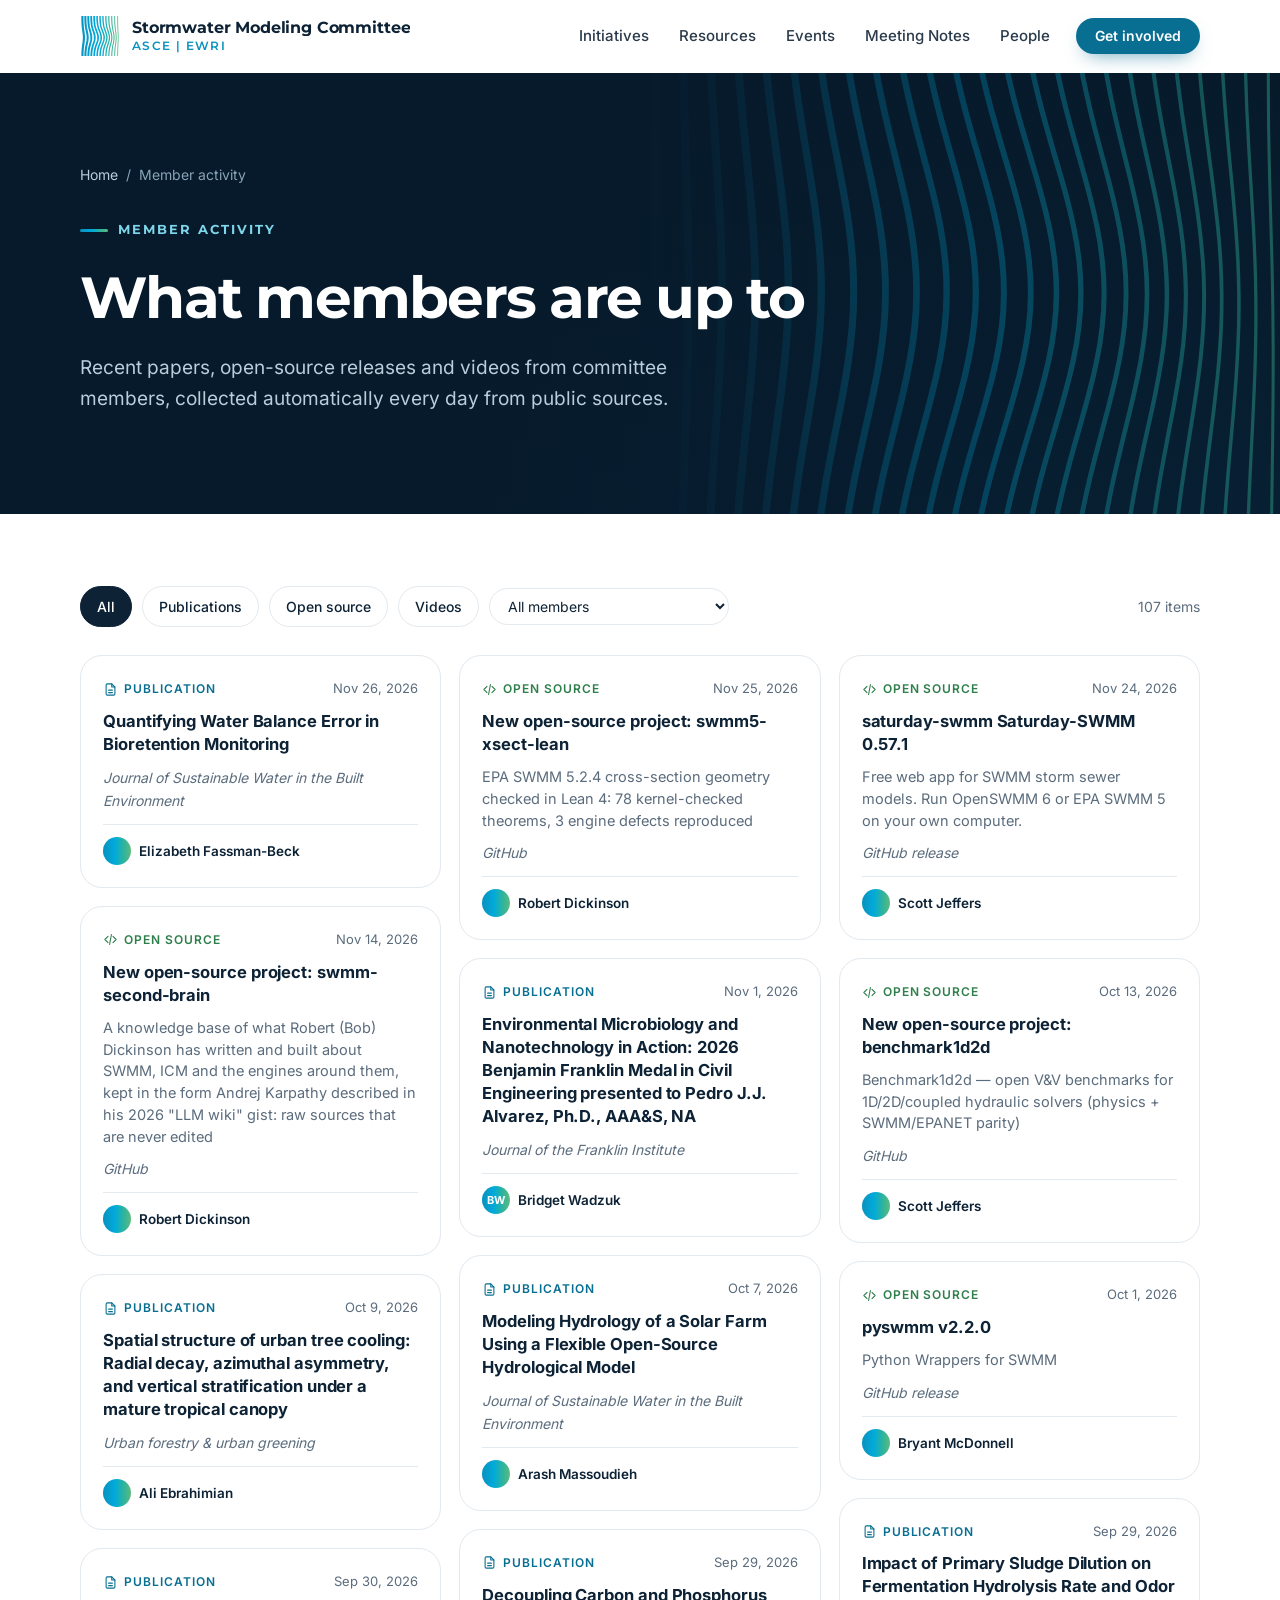
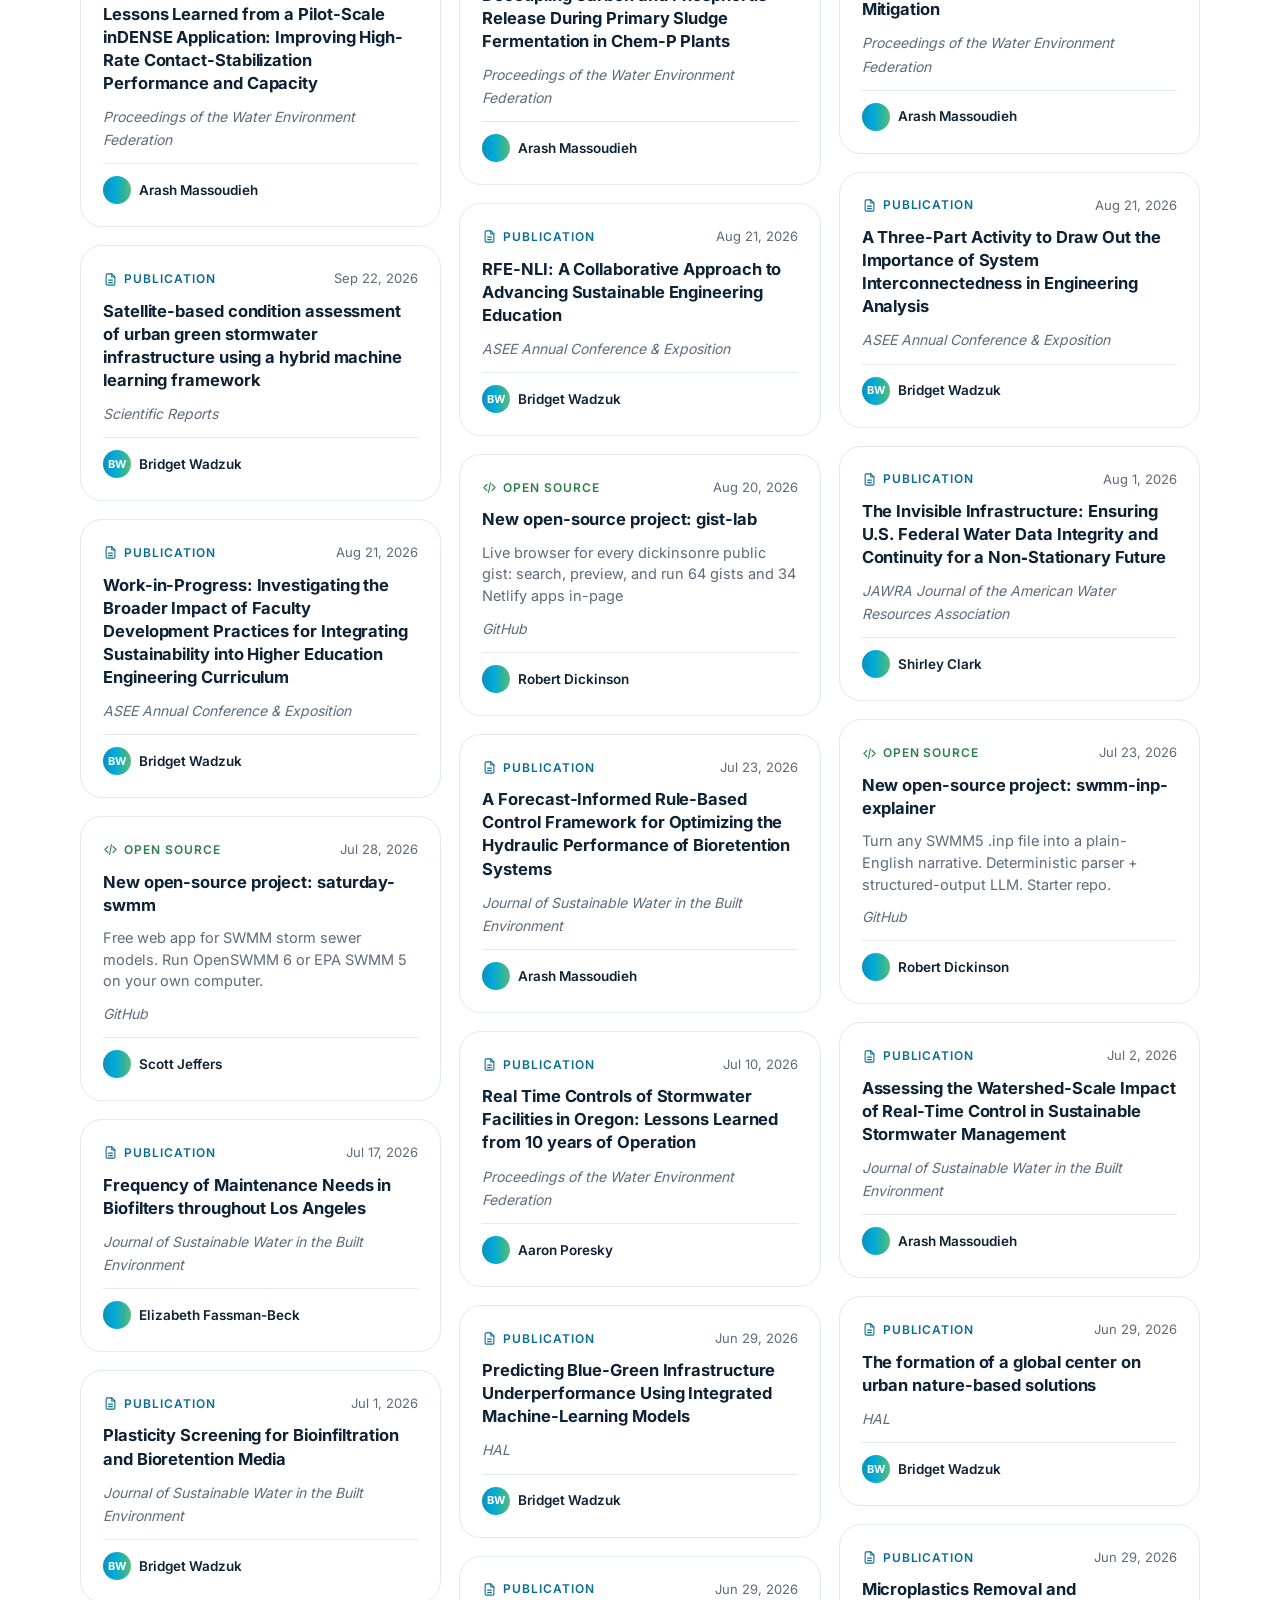
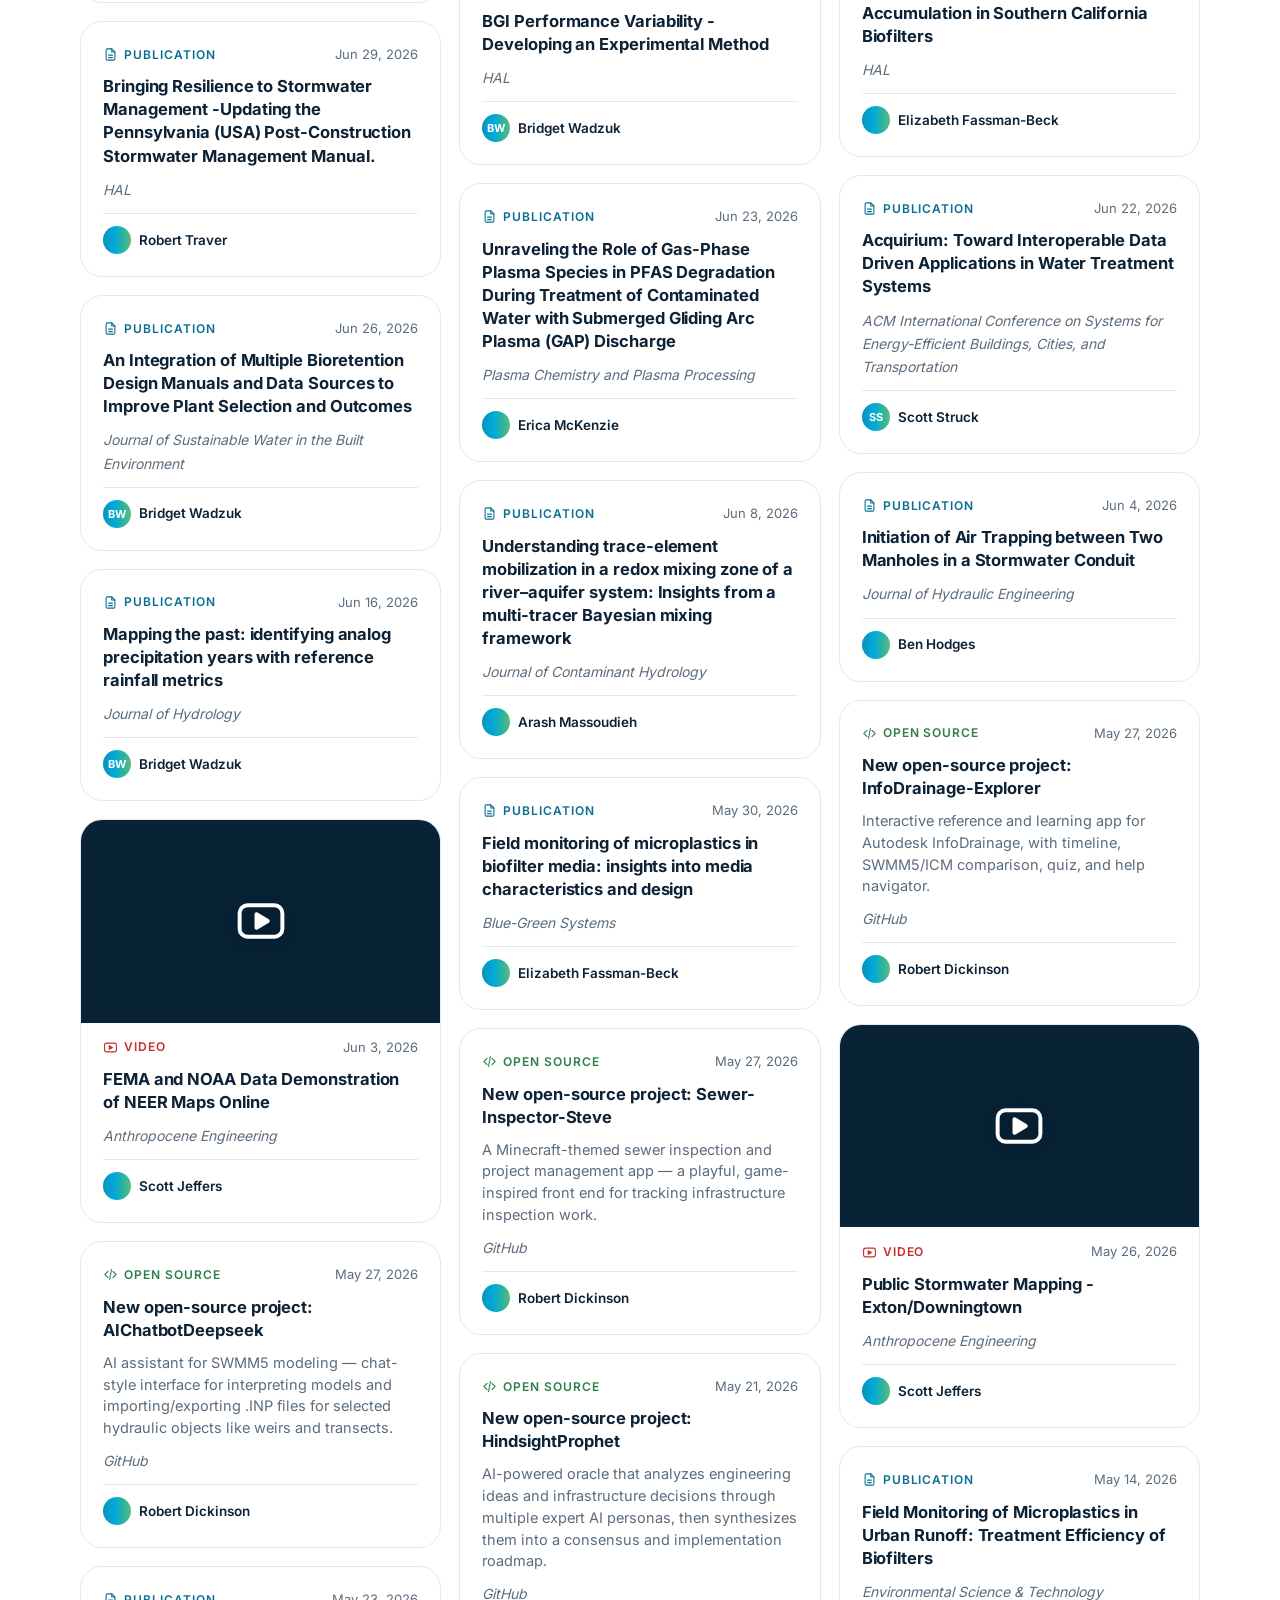
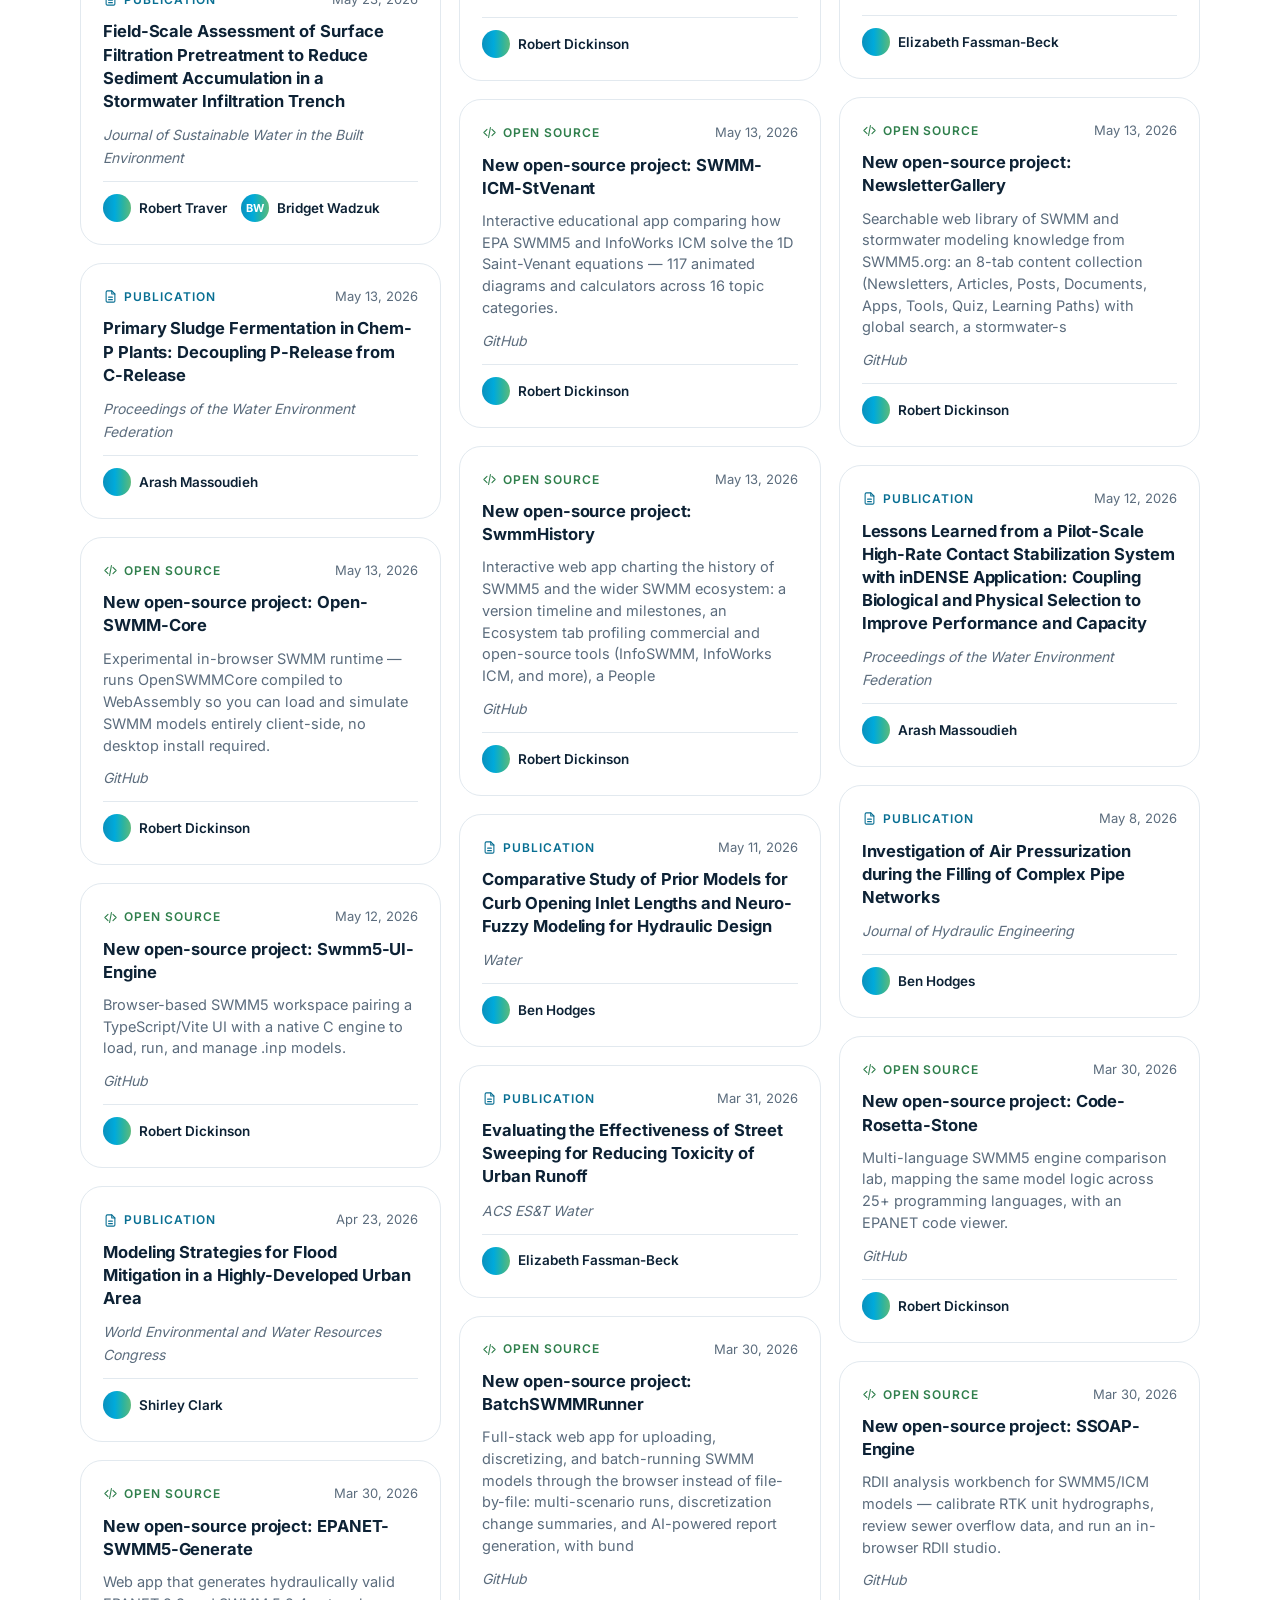
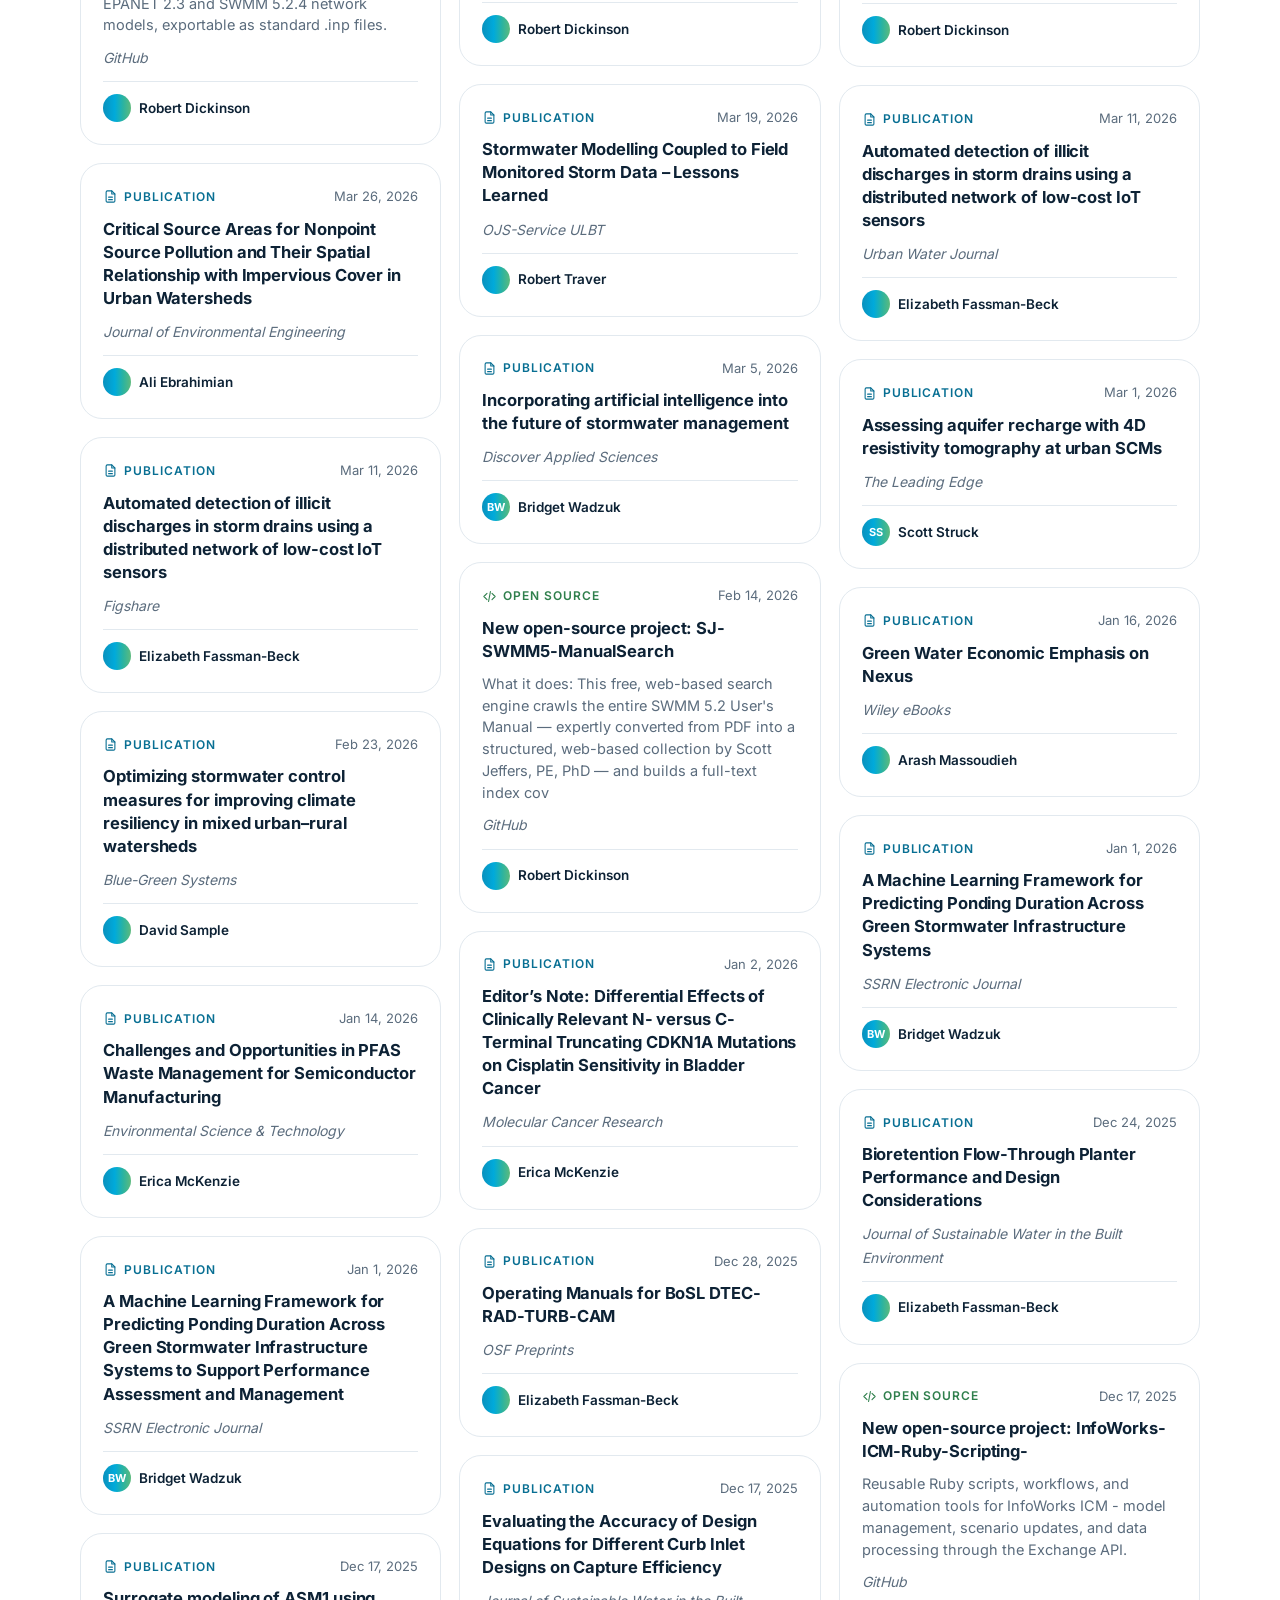
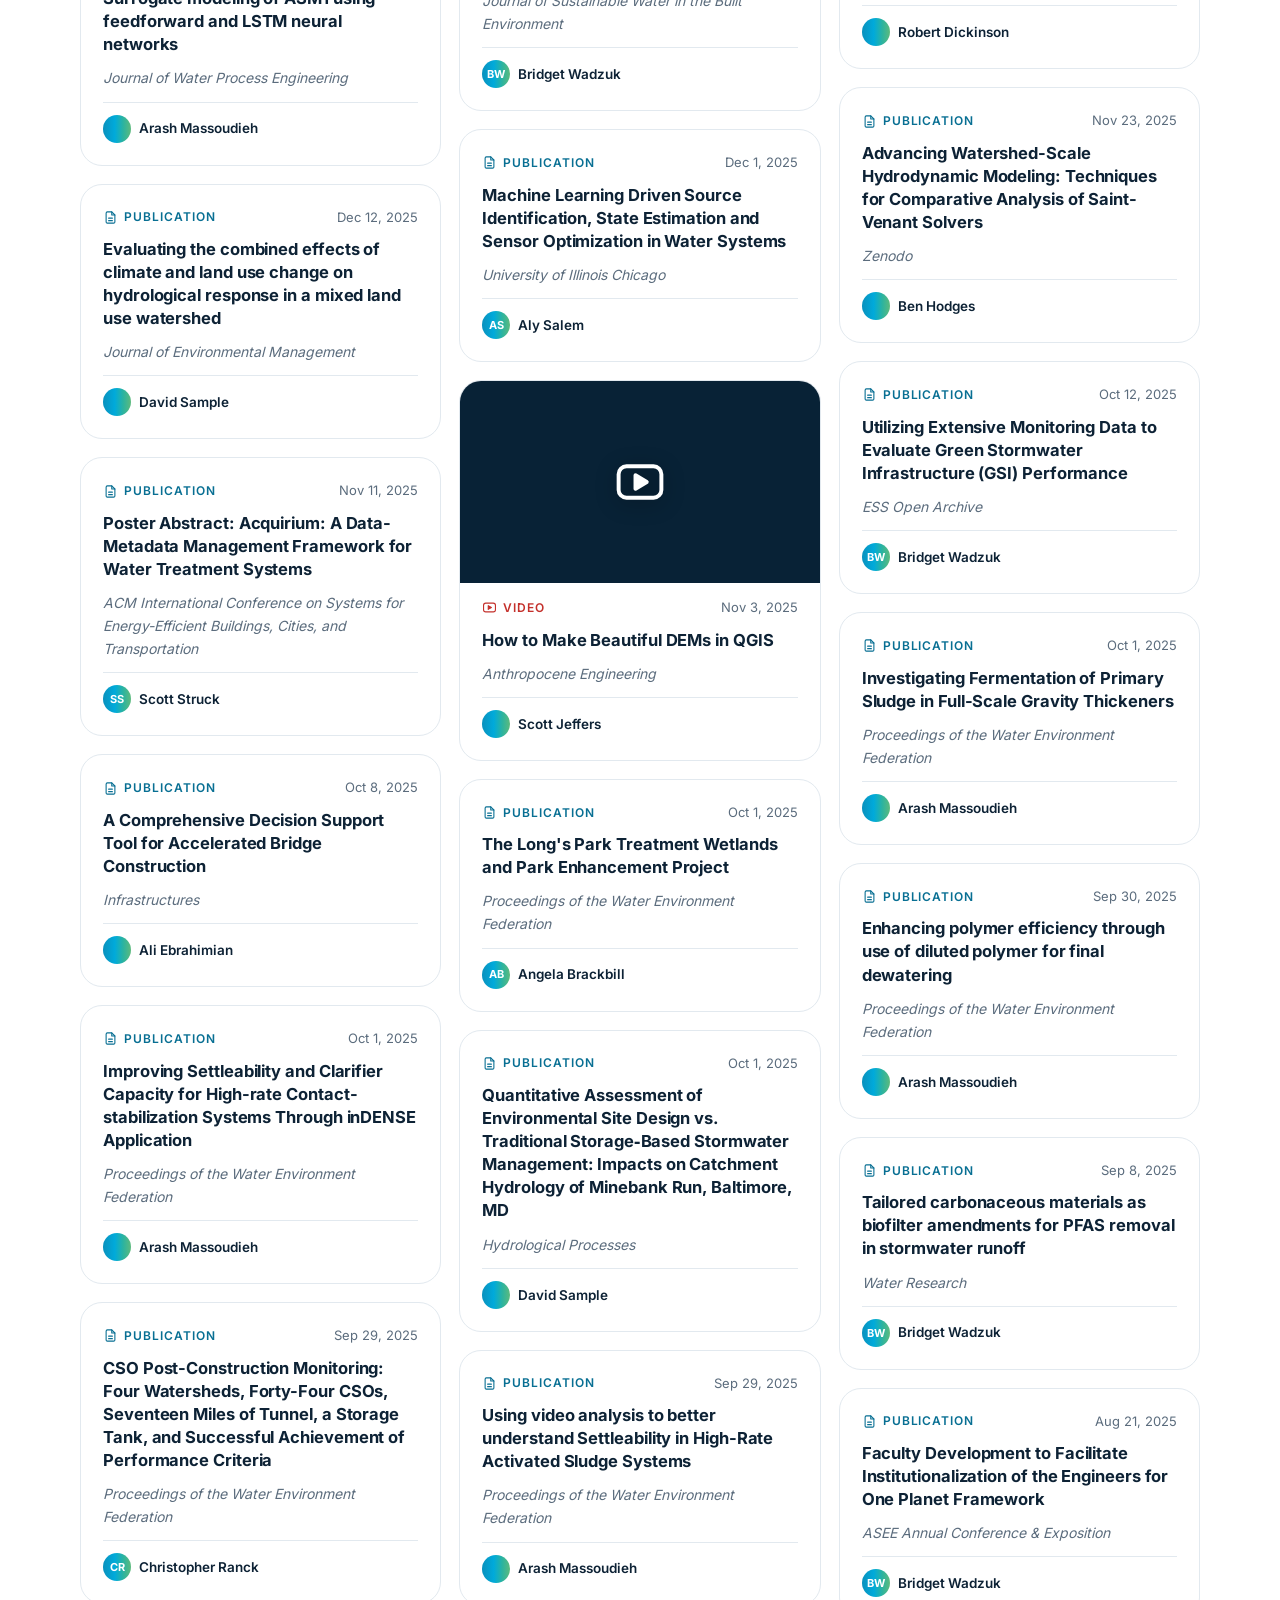
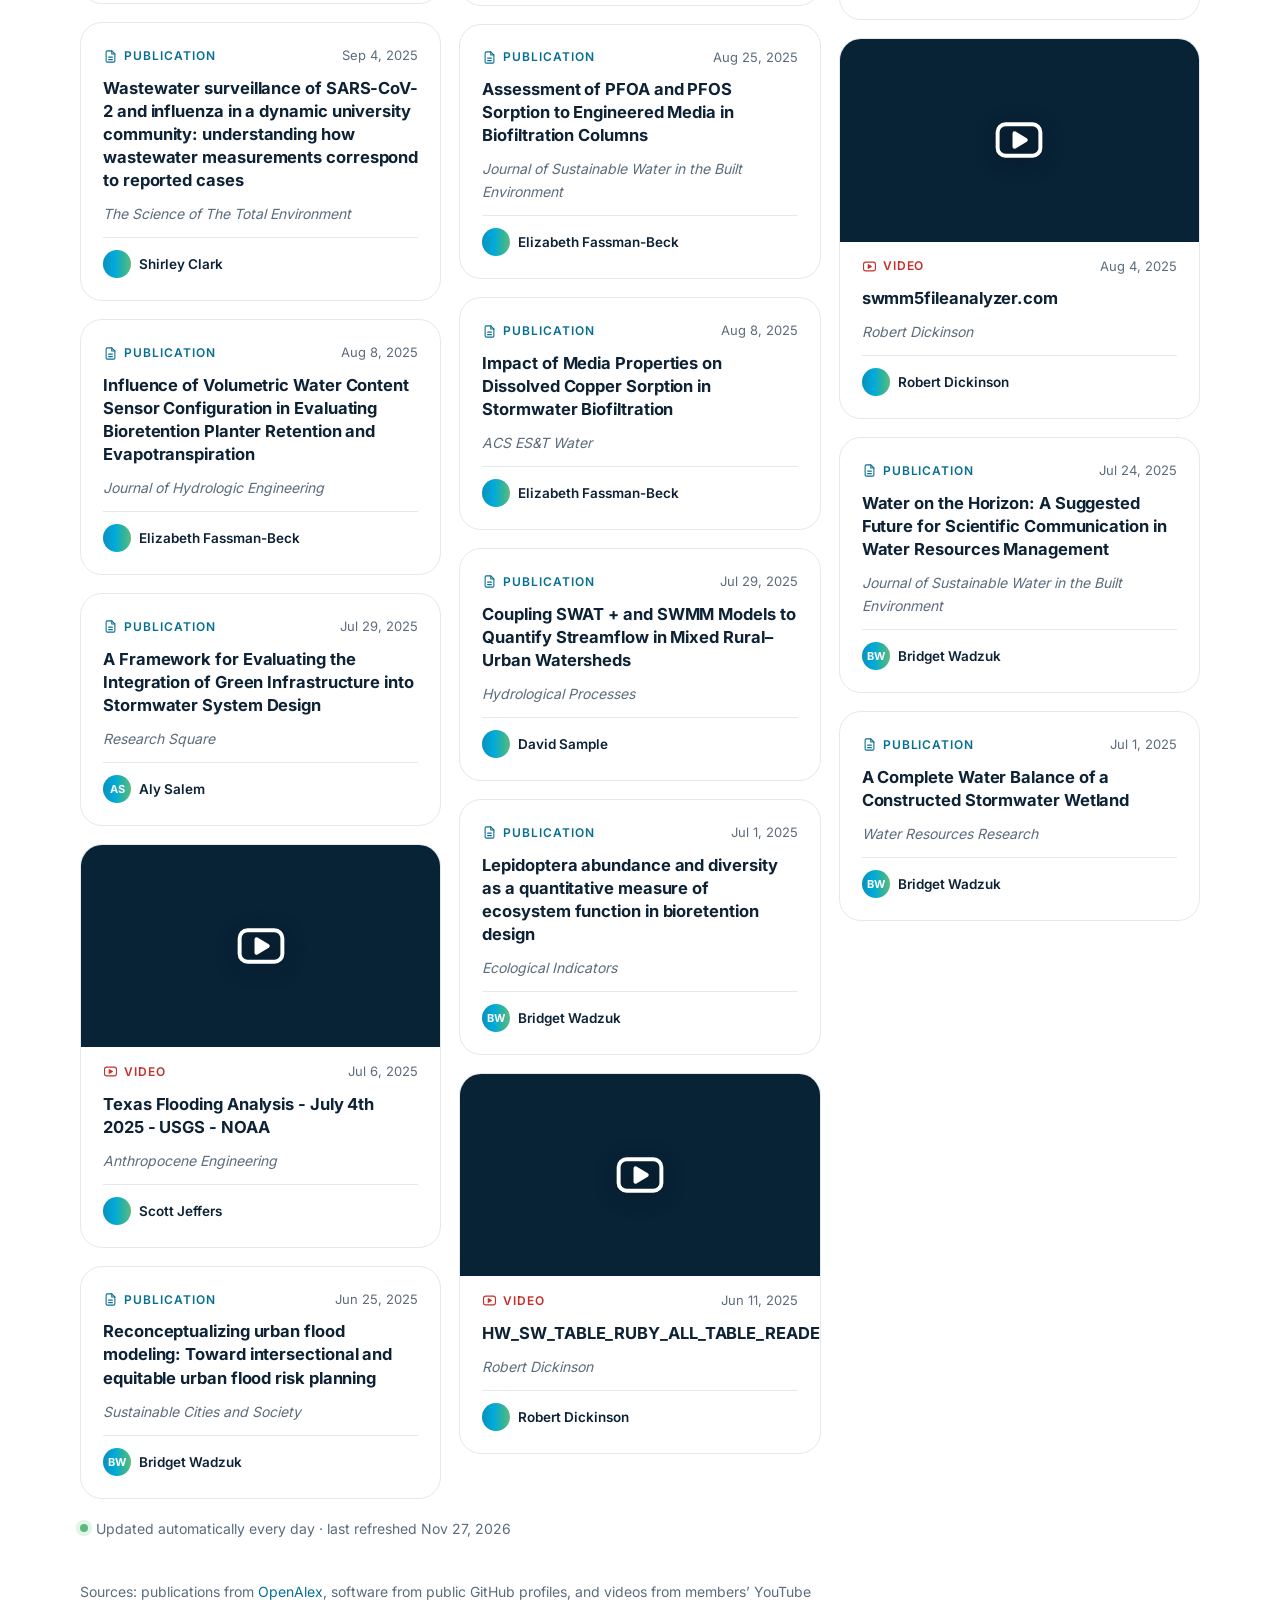
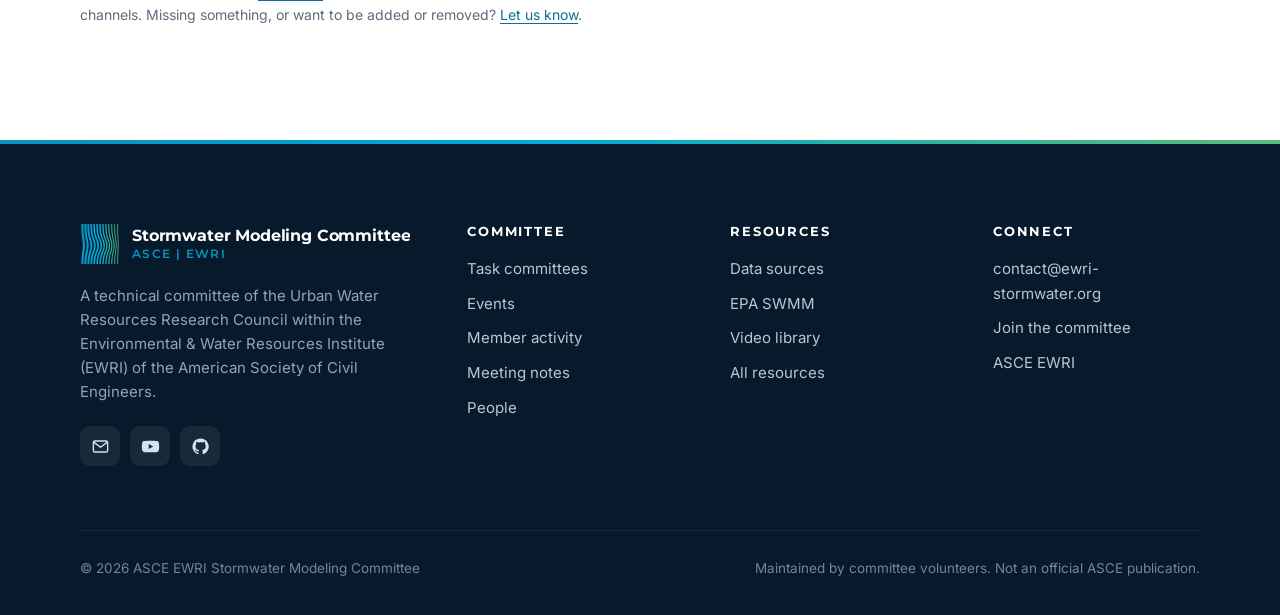
<file: activity.html>
<!DOCTYPE html>
<html lang="en" class="no-js">
<head>
  <meta charset="utf-8">
  <meta name="viewport" content="width=device-width, initial-scale=1">
  <title>Member activity | Stormwater Modeling Committee · ASCE EWRI</title>
  <meta name="description" content="Recent papers, open-source releases and videos from members of the ASCE EWRI Stormwater Modeling Committee.">
  <link rel="canonical" href="https://ewri-stormwater.org/activity.html">
  <meta name="theme-color" content="#061a2b">

  <meta property="og:type" content="website">
  <meta property="og:site_name" content="ASCE EWRI Stormwater Modeling Committee">
  <meta property="og:title" content="Member activity | Stormwater Modeling Committee · ASCE EWRI">
  <meta property="og:description" content="Recent papers, open-source releases and videos from members of the ASCE EWRI Stormwater Modeling Committee.">
  <meta property="og:url" content="https://ewri-stormwater.org/activity.html">
  <meta property="og:image" content="https://ewri-stormwater.org/assets/img/og-image.png">
  <meta name="twitter:card" content="summary_large_image">

  <link rel="icon" href="favicon.ico" sizes="any">
  <link rel="icon" type="image/svg+xml" href="assets/img/mark-simple.svg">
  <link rel="icon" type="image/png" sizes="64x64" href="assets/img/favicon-64.png">
  <link rel="apple-touch-icon" href="assets/img/apple-touch-icon.png">
  <link rel="manifest" href="site.webmanifest">

  <link rel="preload" href="assets/fonts/montserrat-latin-700-normal.woff2" as="font" type="font/woff2" crossorigin>
  <link rel="preload" href="assets/fonts/inter-latin-400-normal.woff2" as="font" type="font/woff2" crossorigin>
  <link rel="stylesheet" href="assets/site.css?v=20261119e">
  <script defer src="assets/site.js?v=20261119"></script>
  <script defer src="assets/wall.js?v=20261119"></script>
</head>
<body class="inner">
<a class="skip-link" href="#main">Skip to content</a>
<header class="site-header">
  <div class="container">
    <nav class="nav" aria-label="Primary">
      <a class="brand" href="index.html" aria-label="Stormwater Modeling Committee — home">
        <img src="assets/img/mark-simple.svg" alt="" width="40" height="40">
        <span class="brand-text">
          <span class="brand-name">Stormwater Modeling Committee</span>
          <span class="brand-org">ASCE | EWRI</span>
        </span>
      </a>
      <div class="nav-links">
          <a href="index.html#projects">Initiatives</a>
          <a href="index.html#resources">Resources</a>
          <a href="index.html#conferences">Events</a>
          <a href="index.html#meeting-notes">Meeting Notes</a>
          <a href="index.html#leadership">People</a>
        <a class="btn btn-primary btn-sm" href="index.html#join">Get involved</a>
      </div>
      <button class="nav-toggle" type="button" aria-label="Open menu" aria-expanded="false" aria-controls="mobile-nav">
        <svg class="icon" aria-hidden="true"><use href="assets/icons.svg#i-menu"></use></svg>
      </button>
    </nav>
  </div>
  <div class="mobile-nav" id="mobile-nav">
      <a href="index.html#projects">Initiatives</a>
      <a href="index.html#resources">Resources</a>
      <a href="index.html#conferences">Events</a>
      <a href="index.html#meeting-notes">Meeting Notes</a>
      <a href="index.html#leadership">People</a>
      <a class="btn btn-primary" href="index.html#join">Get involved</a>
  </div>
</header>

<main id="main">
  <section class="page-hero">
    <div class="wave-field" data-lines="30"></div>
    <div class="container">
      <nav class="crumbs" aria-label="Breadcrumb"><a href="index.html">Home</a><span>/</span><span aria-current="page">Member activity</span></nav>
      <span class="eyebrow light">Member activity</span>
      <h1>What members are up to</h1>
      <p class="lead">Recent papers, open-source releases and videos from committee members, collected automatically every day from public sources.</p>
    </div>
  </section>
  <div class="page-body">
    <div class="container" data-wall="page">
      <div class="wall-controls" role="group" aria-label="Filter activity">
        <button type="button" data-filter-type="all" aria-pressed="true">All</button>
        <button type="button" data-filter-type="publication" aria-pressed="false">Publications</button>
        <button type="button" data-filter-type="software" aria-pressed="false">Open source</button>
        <button type="button" data-filter-type="video" aria-pressed="false">Videos</button>
        <label class="sr-only" for="wall-member">Member</label>
        <select id="wall-member" data-filter-member><option value="all">All members</option></select>
        <span class="wall-count"></span>
      </div>
      <div class="wall-grid"></div>
      <div class="wall-foot"><span class="wall-updated">Updated automatically every day</span></div>
      <p class="wall-note">Sources: publications from <a href="https://openalex.org" target="_blank" rel="noopener">OpenAlex</a>, software from public GitHub profiles, and videos from members’ YouTube channels. Missing something, or want to be added or removed? <a href="mailto:contact@ewri-stormwater.org?subject=Member%20activity%20wall">Let us know</a>.</p>
    </div>
  </div>
</main>
<div class="footer-rule" aria-hidden="true"></div>
<footer class="site-footer">
  <div class="container">
    <div class="footer-grid">
      <div class="footer-brand">
        <a class="brand" href="index.html">
          <img src="assets/img/mark-simple.svg" alt="" width="40" height="40">
          <span class="brand-text">
            <span class="brand-name">Stormwater Modeling Committee</span>
            <span class="brand-org">ASCE | EWRI</span>
          </span>
        </a>
        <p>A technical committee of the Urban Water Resources Research Council within the Environmental &amp; Water Resources Institute (EWRI) of the American Society of Civil Engineers.</p>
        <div class="socials">
          <a href="mailto:contact@ewri-stormwater.org" aria-label="Email the committee"><svg class="icon" aria-hidden="true"><use href="assets/icons.svg#i-mail"></use></svg></a>
          <a href="https://www.youtube.com/@StormwaterModelingEWRI" aria-label="YouTube channel" target="_blank" rel="noopener"><svg class="icon" aria-hidden="true"><use href="assets/icons.svg#i-youtube"></use></svg></a>
          <a href="https://github.com/scott-jeffers/ewri-stormwater-committee" aria-label="Website source on GitHub" target="_blank" rel="noopener"><svg class="icon" aria-hidden="true"><use href="assets/icons.svg#i-github"></use></svg></a>
        </div>
      </div>
      <div>
        <h4>Committee</h4>
        <ul>
          <li><a href="index.html#projects">Task committees</a></li>
          <li><a href="index.html#conferences">Events</a></li>
          <li><a href="activity.html">Member activity</a></li>
          <li><a href="index.html#meeting-notes">Meeting notes</a></li>
          <li><a href="index.html#leadership">People</a></li>
        </ul>
      </div>
      <div>
        <h4>Resources</h4>
        <ul>
          <li><a href="Resources/data-sources.html">Data sources</a></li>
          <li><a href="https://www.epa.gov/water-research/storm-water-management-model-swmm" target="_blank" rel="noopener">EPA SWMM</a></li>
          <li><a href="https://www.youtube.com/@StormwaterModelingEWRI" target="_blank" rel="noopener">Video library</a></li>
          <li><a href="index.html#resources">All resources</a></li>
        </ul>
      </div>
      <div>
        <h4>Connect</h4>
        <ul>
          <li><a href="mailto:contact@ewri-stormwater.org">contact@ewri-stormwater.org</a></li>
          <li><a href="index.html#join">Join the committee</a></li>
          <li><a href="https://www.asce.org/communities/institutes-and-technical-groups/environmental-and-water-resources-institute" target="_blank" rel="noopener">ASCE EWRI</a></li>
        </ul>
      </div>
    </div>
    <div class="footer-bottom">
      <span>© 2026 ASCE EWRI Stormwater Modeling Committee</span>
      <span>Maintained by committee volunteers. Not an official ASCE publication.</span>
    </div>
  </div>
</footer>
</body>
</html>
</file>
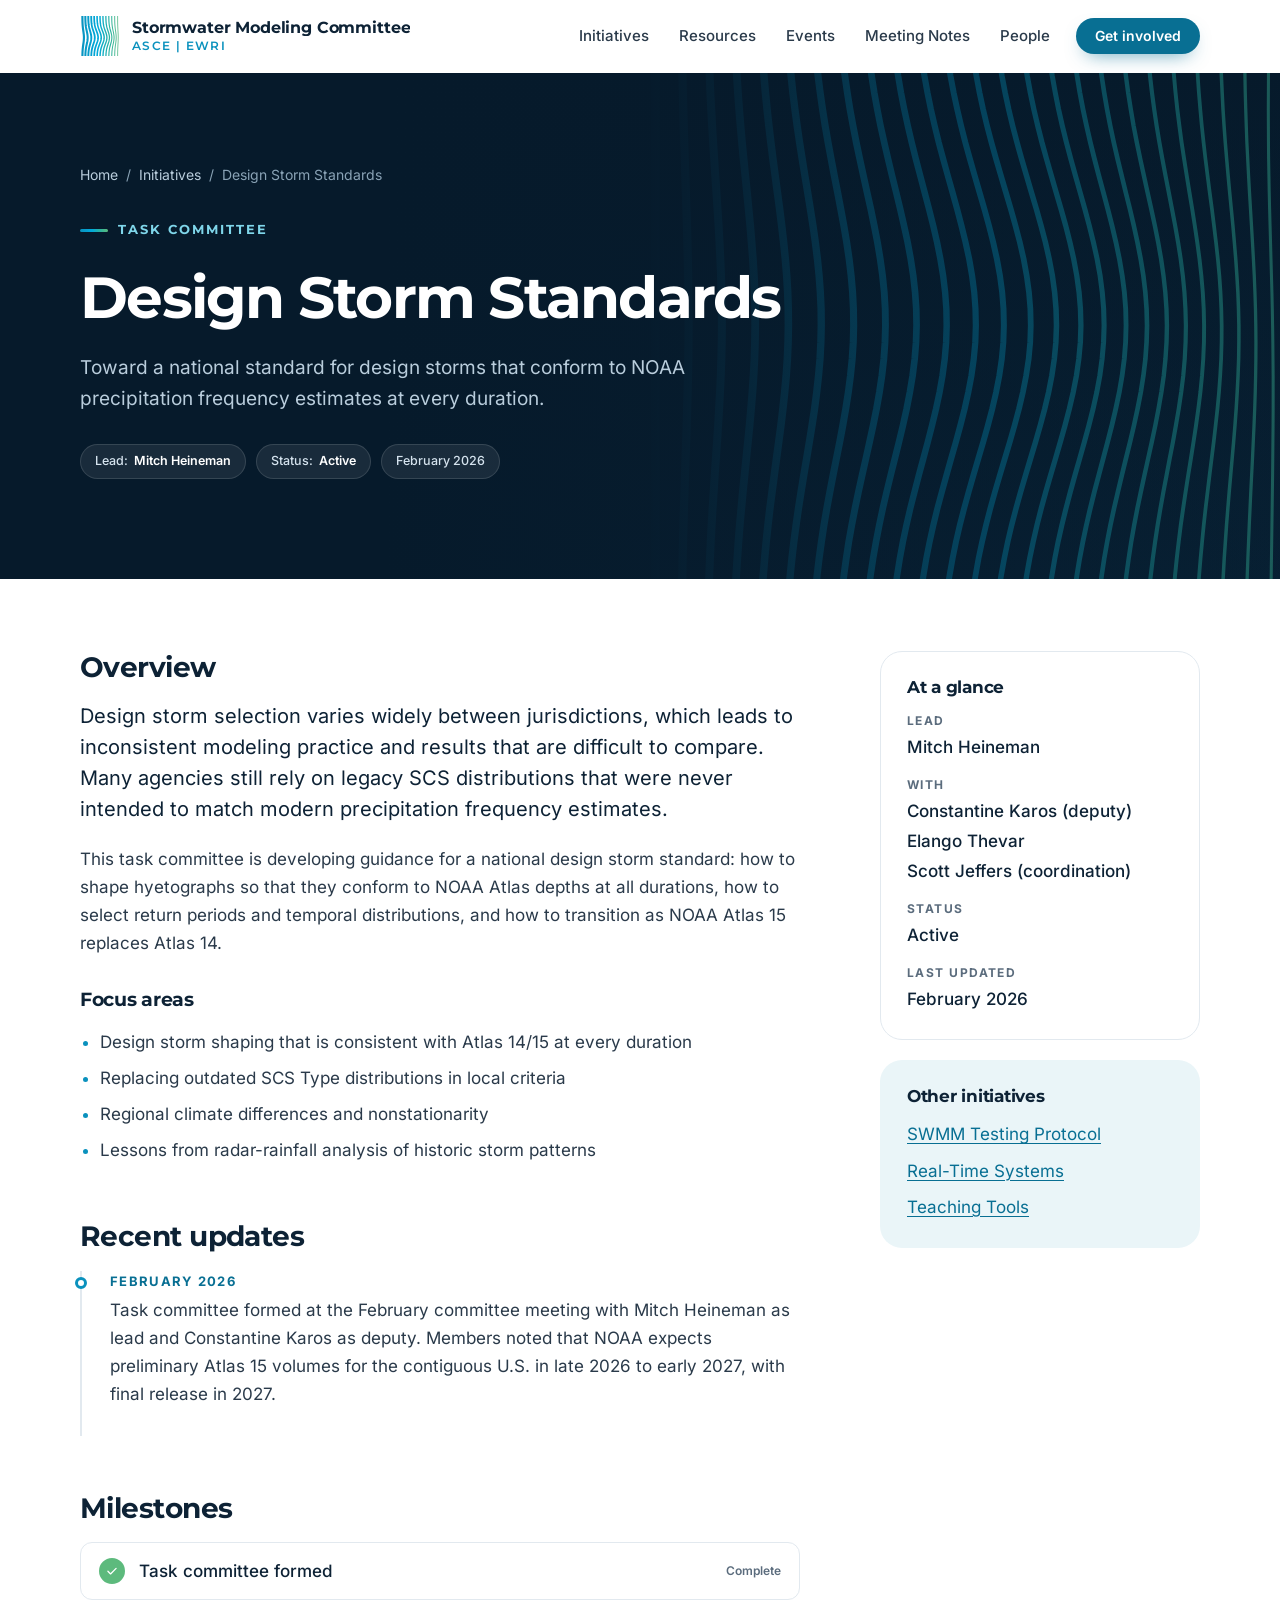
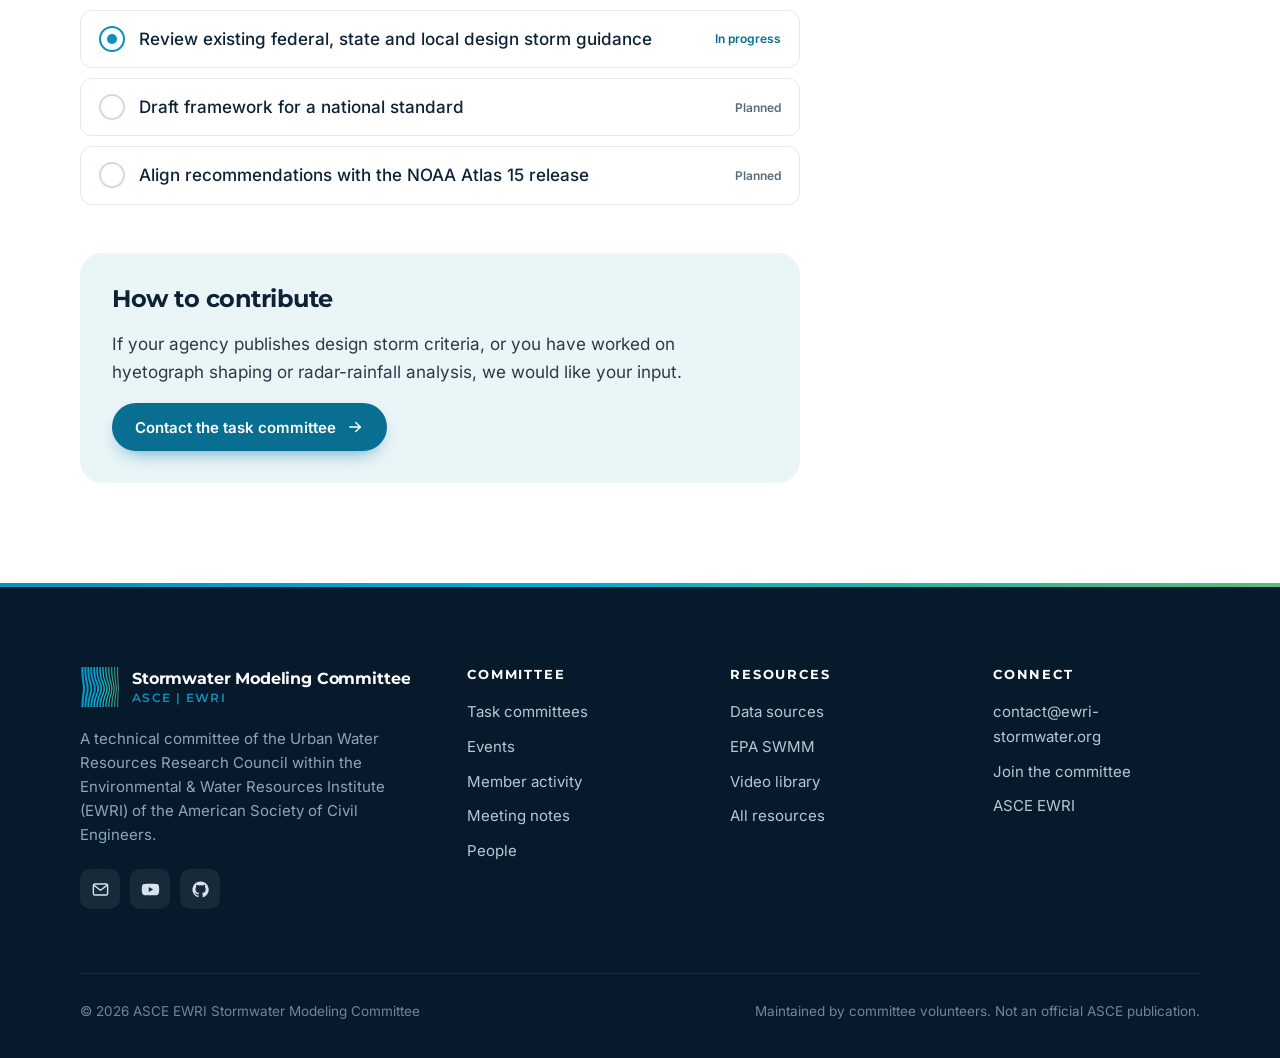
<file: Initiatives/design-storm-standards.html>
<!DOCTYPE html>
<html lang="en" class="no-js">
<head>
  <meta charset="utf-8">
  <meta name="viewport" content="width=device-width, initial-scale=1">
  <title>Design Storm Standards | Stormwater Modeling Committee · ASCE EWRI</title>
  <meta name="description" content="Toward a national standard for design storms that conform to NOAA precipitation frequency estimates at every duration.">
  <link rel="canonical" href="https://ewri-stormwater.org/Initiatives/design-storm-standards.html">
  <meta name="theme-color" content="#061a2b">

  <meta property="og:type" content="website">
  <meta property="og:site_name" content="ASCE EWRI Stormwater Modeling Committee">
  <meta property="og:title" content="Design Storm Standards | Stormwater Modeling Committee · ASCE EWRI">
  <meta property="og:description" content="Toward a national standard for design storms that conform to NOAA precipitation frequency estimates at every duration.">
  <meta property="og:url" content="https://ewri-stormwater.org/Initiatives/design-storm-standards.html">
  <meta property="og:image" content="https://ewri-stormwater.org/assets/img/og-image.png">
  <meta name="twitter:card" content="summary_large_image">

  <link rel="icon" href="../favicon.ico" sizes="any">
  <link rel="icon" type="image/svg+xml" href="../assets/img/mark-simple.svg">
  <link rel="icon" type="image/png" sizes="64x64" href="../assets/img/favicon-64.png">
  <link rel="apple-touch-icon" href="../assets/img/apple-touch-icon.png">
  <link rel="manifest" href="../site.webmanifest">

  <link rel="preload" href="../assets/fonts/montserrat-latin-700-normal.woff2" as="font" type="font/woff2" crossorigin>
  <link rel="preload" href="../assets/fonts/inter-latin-400-normal.woff2" as="font" type="font/woff2" crossorigin>
  <link rel="stylesheet" href="../assets/site.css?v=20261119e">
  <script defer src="../assets/site.js?v=20261119"></script>
  <script defer src="../assets/wall.js?v=20261119"></script>
</head>
<body class="inner">
<a class="skip-link" href="#main">Skip to content</a>
<header class="site-header">
  <div class="container">
    <nav class="nav" aria-label="Primary">
      <a class="brand" href="../index.html" aria-label="Stormwater Modeling Committee — home">
        <img src="../assets/img/mark-simple.svg" alt="" width="40" height="40">
        <span class="brand-text">
          <span class="brand-name">Stormwater Modeling Committee</span>
          <span class="brand-org">ASCE | EWRI</span>
        </span>
      </a>
      <div class="nav-links">
          <a href="../index.html#projects">Initiatives</a>
          <a href="../index.html#resources">Resources</a>
          <a href="../index.html#conferences">Events</a>
          <a href="../index.html#meeting-notes">Meeting Notes</a>
          <a href="../index.html#leadership">People</a>
        <a class="btn btn-primary btn-sm" href="../index.html#join">Get involved</a>
      </div>
      <button class="nav-toggle" type="button" aria-label="Open menu" aria-expanded="false" aria-controls="mobile-nav">
        <svg class="icon" aria-hidden="true"><use href="../assets/icons.svg#i-menu"></use></svg>
      </button>
    </nav>
  </div>
  <div class="mobile-nav" id="mobile-nav">
      <a href="../index.html#projects">Initiatives</a>
      <a href="../index.html#resources">Resources</a>
      <a href="../index.html#conferences">Events</a>
      <a href="../index.html#meeting-notes">Meeting Notes</a>
      <a href="../index.html#leadership">People</a>
      <a class="btn btn-primary" href="../index.html#join">Get involved</a>
  </div>
</header>

<main id="main">
  <section class="page-hero">
    <div class="wave-field" data-lines="30"></div>
    <div class="container">
      <nav class="crumbs" aria-label="Breadcrumb"><a href="../index.html">Home</a><span>/</span><a href="../index.html#projects">Initiatives</a><span>/</span><span aria-current="page">Design Storm Standards</span></nav>
      <span class="eyebrow light">Task committee</span>
      <h1>Design Storm Standards</h1>
      <p class="lead">Toward a national standard for design storms that conform to NOAA precipitation frequency estimates at every duration.</p>
      <div class="hero-chips">
        <span class="chip">Lead: <b>Mitch Heineman</b></span>
        <span class="chip">Status: <b>Active</b></span>
        <span class="chip">February 2026</span>
      </div>
    </div>
  </section>

  <div class="page-body">
    <div class="container layout">
      <article class="prose">
        <h2>Overview</h2>
        <p class="lede">Design storm selection varies widely between jurisdictions, which leads to inconsistent modeling practice and results that are difficult to compare. Many agencies still rely on legacy SCS distributions that were never intended to match modern precipitation frequency estimates.</p>
        <p>This task committee is developing guidance for a national design storm standard: how to shape hyetographs so that they conform to NOAA Atlas depths at all durations, how to select return periods and temporal distributions, and how to transition as NOAA Atlas 15 replaces Atlas 14.</p>

        <h3>Focus areas</h3>
        <ul>
          <li>Design storm shaping that is consistent with Atlas 14/15 at every duration</li>
          <li>Replacing outdated SCS Type distributions in local criteria</li>
          <li>Regional climate differences and nonstationarity</li>
          <li>Lessons from radar-rainfall analysis of historic storm patterns</li>
        </ul>

        <h2>Recent updates</h2>
        <ol class="timeline">
          <li><time>February 2026</time><p>Task committee formed at the February committee meeting with Mitch Heineman as lead and Constantine Karos as deputy. Members noted that NOAA expects preliminary Atlas 15 volumes for the contiguous U.S. in late 2026 to early 2027, with final release in 2027.</p></li>
        </ol>

        <h2>Milestones</h2>
        <ul class="milestones">
          <li class="done"><span class="status"><svg class="icon" aria-hidden="true"><use href="../assets/icons.svg#i-check"></use></svg></span>Task committee formed<span class="tag">Complete</span></li>
          <li class="now"><span class="status"></span>Review existing federal, state and local design storm guidance<span class="tag">In progress</span></li>
          <li class="next"><span class="status"></span>Draft framework for a national standard<span class="tag">Planned</span></li>
          <li class="next"><span class="status"></span>Align recommendations with the NOAA Atlas 15 release<span class="tag">Planned</span></li>
        </ul>

        <div class="callout">
          <h2>How to contribute</h2>
          <p>If your agency publishes design storm criteria, or you have worked on hyetograph shaping or radar-rainfall analysis, we would like your input.</p>
          <a class="btn btn-primary" href="mailto:contact@ewri-stormwater.org?subject=Design%20Storm%20Standards%20task%20committee">Contact the task committee <svg class="icon" aria-hidden="true"><use href="../assets/icons.svg#i-arrow-right"></use></svg></a>
        </div>
      </article>

      <aside class="aside">
        <div class="panel">
          <h3>At a glance</h3>
          <dl>
            <div><dt>Lead</dt><dd>Mitch Heineman</dd></div>
            <div><dt>With</dt><dd>Constantine Karos (deputy)</dd><dd>Elango Thevar</dd><dd>Scott Jeffers (coordination)</dd></div>
            <div><dt>Status</dt><dd>Active</dd></div>
            <div><dt>Last updated</dt><dd>February 2026</dd></div>
          </dl>
        </div>
        <div class="panel tint">
          <h3>Other initiatives</h3>
          <ul style="list-style:none;margin:0;padding:0;display:grid;gap:8px">
          <li><a href="swmm-testing-protocol.html">SWMM Testing Protocol</a></li>
          <li><a href="real-time-systems.html">Real-Time Systems</a></li>
          <li><a href="teaching-tools.html">Teaching Tools</a></li>
          </ul>
        </div>
      </aside>
    </div>
  </div>
</main>
<div class="footer-rule" aria-hidden="true"></div>
<footer class="site-footer">
  <div class="container">
    <div class="footer-grid">
      <div class="footer-brand">
        <a class="brand" href="../index.html">
          <img src="../assets/img/mark-simple.svg" alt="" width="40" height="40">
          <span class="brand-text">
            <span class="brand-name">Stormwater Modeling Committee</span>
            <span class="brand-org">ASCE | EWRI</span>
          </span>
        </a>
        <p>A technical committee of the Urban Water Resources Research Council within the Environmental &amp; Water Resources Institute (EWRI) of the American Society of Civil Engineers.</p>
        <div class="socials">
          <a href="mailto:contact@ewri-stormwater.org" aria-label="Email the committee"><svg class="icon" aria-hidden="true"><use href="../assets/icons.svg#i-mail"></use></svg></a>
          <a href="https://www.youtube.com/@StormwaterModelingEWRI" aria-label="YouTube channel" target="_blank" rel="noopener"><svg class="icon" aria-hidden="true"><use href="../assets/icons.svg#i-youtube"></use></svg></a>
          <a href="https://github.com/scott-jeffers/ewri-stormwater-committee" aria-label="Website source on GitHub" target="_blank" rel="noopener"><svg class="icon" aria-hidden="true"><use href="../assets/icons.svg#i-github"></use></svg></a>
        </div>
      </div>
      <div>
        <h4>Committee</h4>
        <ul>
          <li><a href="../index.html#projects">Task committees</a></li>
          <li><a href="../index.html#conferences">Events</a></li>
          <li><a href="../activity.html">Member activity</a></li>
          <li><a href="../index.html#meeting-notes">Meeting notes</a></li>
          <li><a href="../index.html#leadership">People</a></li>
        </ul>
      </div>
      <div>
        <h4>Resources</h4>
        <ul>
          <li><a href="../Resources/data-sources.html">Data sources</a></li>
          <li><a href="https://www.epa.gov/water-research/storm-water-management-model-swmm" target="_blank" rel="noopener">EPA SWMM</a></li>
          <li><a href="https://www.youtube.com/@StormwaterModelingEWRI" target="_blank" rel="noopener">Video library</a></li>
          <li><a href="../index.html#resources">All resources</a></li>
        </ul>
      </div>
      <div>
        <h4>Connect</h4>
        <ul>
          <li><a href="mailto:contact@ewri-stormwater.org">contact@ewri-stormwater.org</a></li>
          <li><a href="../index.html#join">Join the committee</a></li>
          <li><a href="https://www.asce.org/communities/institutes-and-technical-groups/environmental-and-water-resources-institute" target="_blank" rel="noopener">ASCE EWRI</a></li>
        </ul>
      </div>
    </div>
    <div class="footer-bottom">
      <span>© 2026 ASCE EWRI Stormwater Modeling Committee</span>
      <span>Maintained by committee volunteers. Not an official ASCE publication.</span>
    </div>
  </div>
</footer>
</body>
</html>
</file>
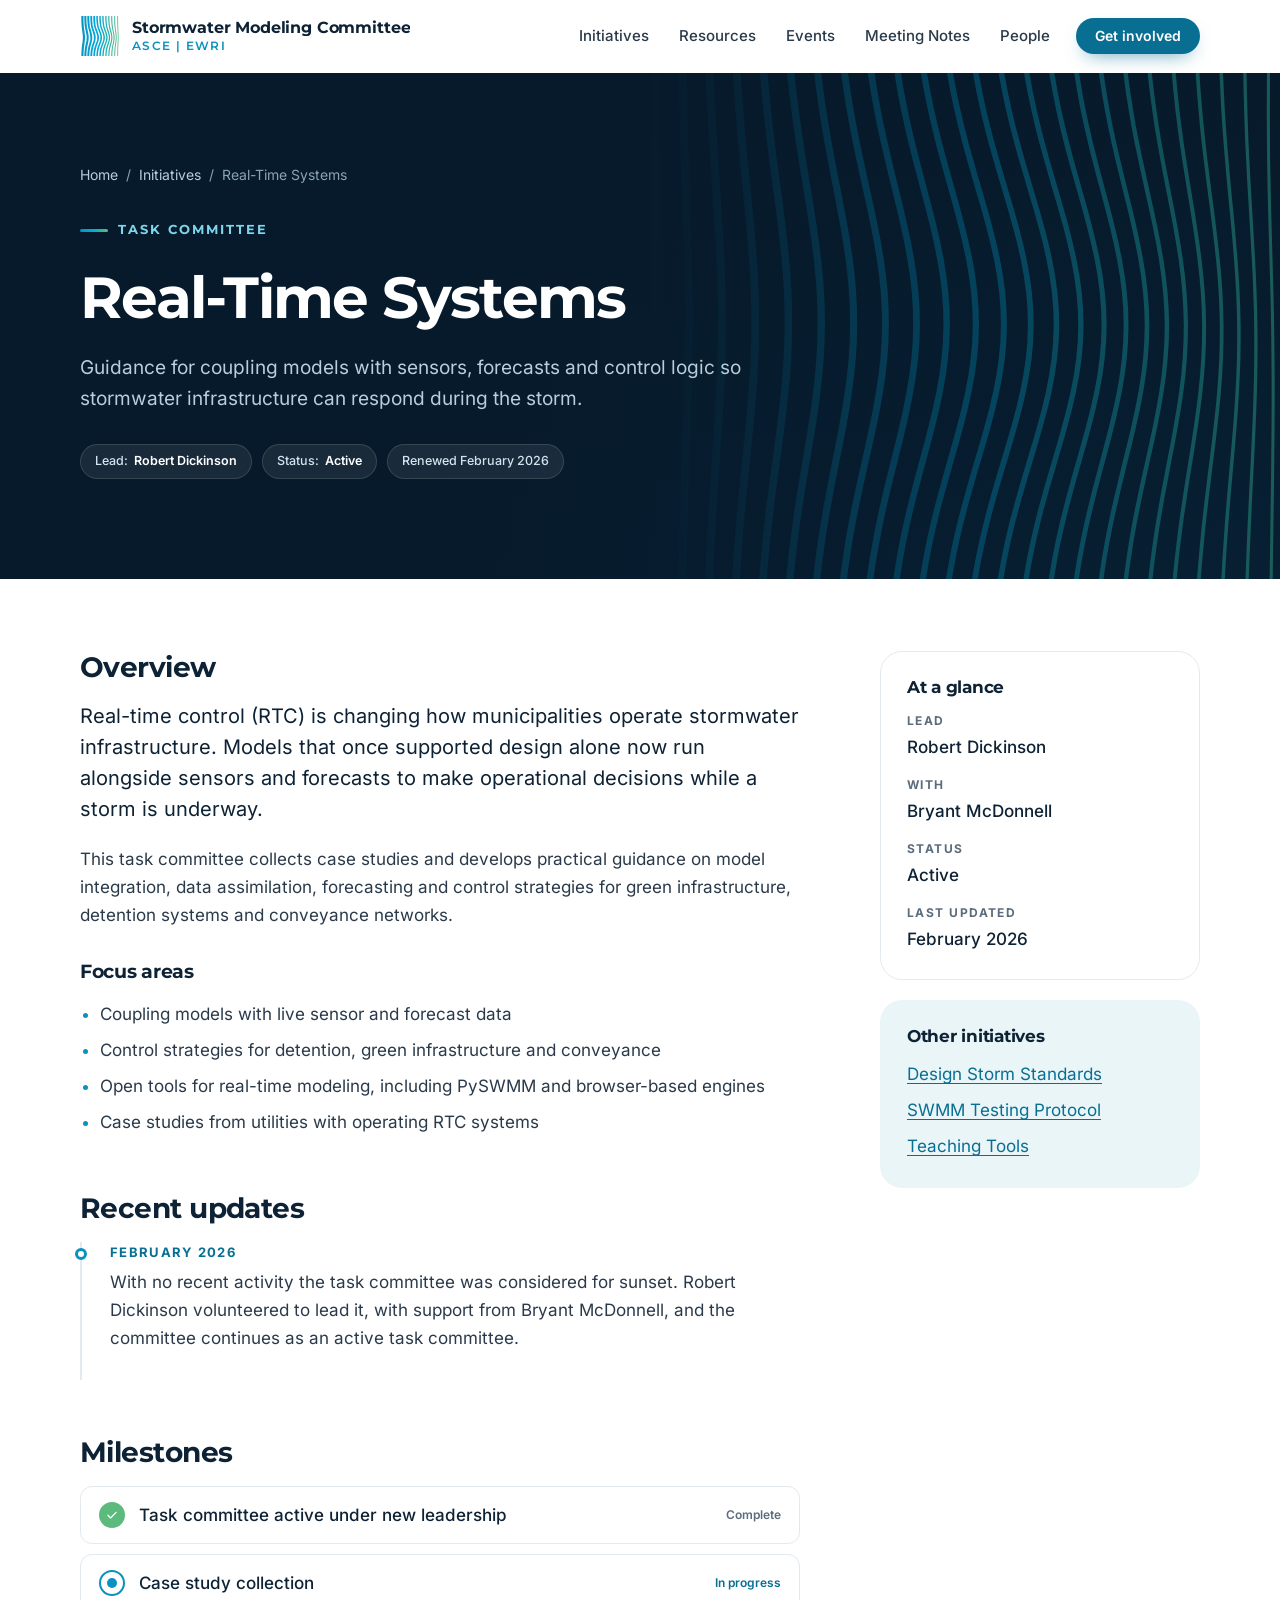
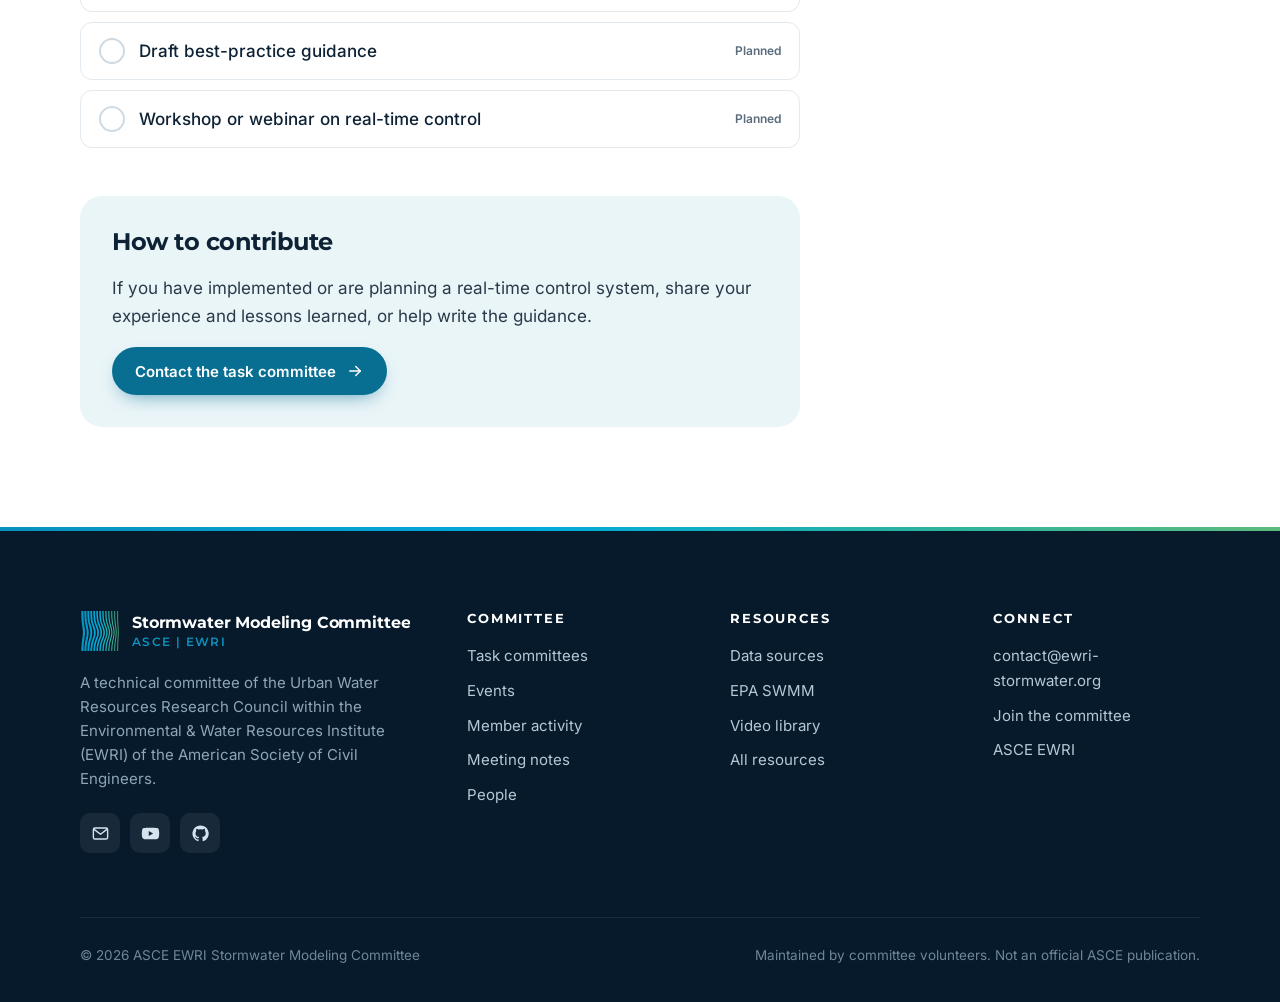
<file: Initiatives/real-time-systems.html>
<!DOCTYPE html>
<html lang="en" class="no-js">
<head>
  <meta charset="utf-8">
  <meta name="viewport" content="width=device-width, initial-scale=1">
  <title>Real-Time Systems | Stormwater Modeling Committee · ASCE EWRI</title>
  <meta name="description" content="Guidance for coupling models with sensors, forecasts and control logic so stormwater infrastructure can respond during the storm.">
  <link rel="canonical" href="https://ewri-stormwater.org/Initiatives/real-time-systems.html">
  <meta name="theme-color" content="#061a2b">

  <meta property="og:type" content="website">
  <meta property="og:site_name" content="ASCE EWRI Stormwater Modeling Committee">
  <meta property="og:title" content="Real-Time Systems | Stormwater Modeling Committee · ASCE EWRI">
  <meta property="og:description" content="Guidance for coupling models with sensors, forecasts and control logic so stormwater infrastructure can respond during the storm.">
  <meta property="og:url" content="https://ewri-stormwater.org/Initiatives/real-time-systems.html">
  <meta property="og:image" content="https://ewri-stormwater.org/assets/img/og-image.png">
  <meta name="twitter:card" content="summary_large_image">

  <link rel="icon" href="../favicon.ico" sizes="any">
  <link rel="icon" type="image/svg+xml" href="../assets/img/mark-simple.svg">
  <link rel="icon" type="image/png" sizes="64x64" href="../assets/img/favicon-64.png">
  <link rel="apple-touch-icon" href="../assets/img/apple-touch-icon.png">
  <link rel="manifest" href="../site.webmanifest">

  <link rel="preload" href="../assets/fonts/montserrat-latin-700-normal.woff2" as="font" type="font/woff2" crossorigin>
  <link rel="preload" href="../assets/fonts/inter-latin-400-normal.woff2" as="font" type="font/woff2" crossorigin>
  <link rel="stylesheet" href="../assets/site.css?v=20261119e">
  <script defer src="../assets/site.js?v=20261119"></script>
  <script defer src="../assets/wall.js?v=20261119"></script>
</head>
<body class="inner">
<a class="skip-link" href="#main">Skip to content</a>
<header class="site-header">
  <div class="container">
    <nav class="nav" aria-label="Primary">
      <a class="brand" href="../index.html" aria-label="Stormwater Modeling Committee — home">
        <img src="../assets/img/mark-simple.svg" alt="" width="40" height="40">
        <span class="brand-text">
          <span class="brand-name">Stormwater Modeling Committee</span>
          <span class="brand-org">ASCE | EWRI</span>
        </span>
      </a>
      <div class="nav-links">
          <a href="../index.html#projects">Initiatives</a>
          <a href="../index.html#resources">Resources</a>
          <a href="../index.html#conferences">Events</a>
          <a href="../index.html#meeting-notes">Meeting Notes</a>
          <a href="../index.html#leadership">People</a>
        <a class="btn btn-primary btn-sm" href="../index.html#join">Get involved</a>
      </div>
      <button class="nav-toggle" type="button" aria-label="Open menu" aria-expanded="false" aria-controls="mobile-nav">
        <svg class="icon" aria-hidden="true"><use href="../assets/icons.svg#i-menu"></use></svg>
      </button>
    </nav>
  </div>
  <div class="mobile-nav" id="mobile-nav">
      <a href="../index.html#projects">Initiatives</a>
      <a href="../index.html#resources">Resources</a>
      <a href="../index.html#conferences">Events</a>
      <a href="../index.html#meeting-notes">Meeting Notes</a>
      <a href="../index.html#leadership">People</a>
      <a class="btn btn-primary" href="../index.html#join">Get involved</a>
  </div>
</header>

<main id="main">
  <section class="page-hero">
    <div class="wave-field" data-lines="30"></div>
    <div class="container">
      <nav class="crumbs" aria-label="Breadcrumb"><a href="../index.html">Home</a><span>/</span><a href="../index.html#projects">Initiatives</a><span>/</span><span aria-current="page">Real-Time Systems</span></nav>
      <span class="eyebrow light">Task committee</span>
      <h1>Real-Time Systems</h1>
      <p class="lead">Guidance for coupling models with sensors, forecasts and control logic so stormwater infrastructure can respond during the storm.</p>
      <div class="hero-chips">
        <span class="chip">Lead: <b>Robert Dickinson</b></span>
        <span class="chip">Status: <b>Active</b></span>
        <span class="chip">Renewed February 2026</span>
      </div>
    </div>
  </section>

  <div class="page-body">
    <div class="container layout">
      <article class="prose">
        <h2>Overview</h2>
        <p class="lede">Real-time control (RTC) is changing how municipalities operate stormwater infrastructure. Models that once supported design alone now run alongside sensors and forecasts to make operational decisions while a storm is underway.</p>
        <p>This task committee collects case studies and develops practical guidance on model integration, data assimilation, forecasting and control strategies for green infrastructure, detention systems and conveyance networks.</p>

        <h3>Focus areas</h3>
        <ul>
          <li>Coupling models with live sensor and forecast data</li>
          <li>Control strategies for detention, green infrastructure and conveyance</li>
          <li>Open tools for real-time modeling, including PySWMM and browser-based engines</li>
          <li>Case studies from utilities with operating RTC systems</li>
        </ul>

        <h2>Recent updates</h2>
        <ol class="timeline">
          <li><time>February 2026</time><p>With no recent activity the task committee was considered for sunset. Robert Dickinson volunteered to lead it, with support from Bryant McDonnell, and the committee continues as an active task committee.</p></li>
        </ol>

        <h2>Milestones</h2>
        <ul class="milestones">
          <li class="done"><span class="status"><svg class="icon" aria-hidden="true"><use href="../assets/icons.svg#i-check"></use></svg></span>Task committee active under new leadership<span class="tag">Complete</span></li>
          <li class="now"><span class="status"></span>Case study collection<span class="tag">In progress</span></li>
          <li class="next"><span class="status"></span>Draft best-practice guidance<span class="tag">Planned</span></li>
          <li class="next"><span class="status"></span>Workshop or webinar on real-time control<span class="tag">Planned</span></li>
        </ul>

        <div class="callout">
          <h2>How to contribute</h2>
          <p>If you have implemented or are planning a real-time control system, share your experience and lessons learned, or help write the guidance.</p>
          <a class="btn btn-primary" href="mailto:contact@ewri-stormwater.org?subject=Real-Time%20Systems%20task%20committee">Contact the task committee <svg class="icon" aria-hidden="true"><use href="../assets/icons.svg#i-arrow-right"></use></svg></a>
        </div>
      </article>

      <aside class="aside">
        <div class="panel">
          <h3>At a glance</h3>
          <dl>
            <div><dt>Lead</dt><dd>Robert Dickinson</dd></div>
            <div><dt>With</dt><dd>Bryant McDonnell</dd></div>
            <div><dt>Status</dt><dd>Active</dd></div>
            <div><dt>Last updated</dt><dd>February 2026</dd></div>
          </dl>
        </div>
        <div class="panel tint">
          <h3>Other initiatives</h3>
          <ul style="list-style:none;margin:0;padding:0;display:grid;gap:8px">
          <li><a href="design-storm-standards.html">Design Storm Standards</a></li>
          <li><a href="swmm-testing-protocol.html">SWMM Testing Protocol</a></li>
          <li><a href="teaching-tools.html">Teaching Tools</a></li>
          </ul>
        </div>
      </aside>
    </div>
  </div>
</main>
<div class="footer-rule" aria-hidden="true"></div>
<footer class="site-footer">
  <div class="container">
    <div class="footer-grid">
      <div class="footer-brand">
        <a class="brand" href="../index.html">
          <img src="../assets/img/mark-simple.svg" alt="" width="40" height="40">
          <span class="brand-text">
            <span class="brand-name">Stormwater Modeling Committee</span>
            <span class="brand-org">ASCE | EWRI</span>
          </span>
        </a>
        <p>A technical committee of the Urban Water Resources Research Council within the Environmental &amp; Water Resources Institute (EWRI) of the American Society of Civil Engineers.</p>
        <div class="socials">
          <a href="mailto:contact@ewri-stormwater.org" aria-label="Email the committee"><svg class="icon" aria-hidden="true"><use href="../assets/icons.svg#i-mail"></use></svg></a>
          <a href="https://www.youtube.com/@StormwaterModelingEWRI" aria-label="YouTube channel" target="_blank" rel="noopener"><svg class="icon" aria-hidden="true"><use href="../assets/icons.svg#i-youtube"></use></svg></a>
          <a href="https://github.com/scott-jeffers/ewri-stormwater-committee" aria-label="Website source on GitHub" target="_blank" rel="noopener"><svg class="icon" aria-hidden="true"><use href="../assets/icons.svg#i-github"></use></svg></a>
        </div>
      </div>
      <div>
        <h4>Committee</h4>
        <ul>
          <li><a href="../index.html#projects">Task committees</a></li>
          <li><a href="../index.html#conferences">Events</a></li>
          <li><a href="../activity.html">Member activity</a></li>
          <li><a href="../index.html#meeting-notes">Meeting notes</a></li>
          <li><a href="../index.html#leadership">People</a></li>
        </ul>
      </div>
      <div>
        <h4>Resources</h4>
        <ul>
          <li><a href="../Resources/data-sources.html">Data sources</a></li>
          <li><a href="https://www.epa.gov/water-research/storm-water-management-model-swmm" target="_blank" rel="noopener">EPA SWMM</a></li>
          <li><a href="https://www.youtube.com/@StormwaterModelingEWRI" target="_blank" rel="noopener">Video library</a></li>
          <li><a href="../index.html#resources">All resources</a></li>
        </ul>
      </div>
      <div>
        <h4>Connect</h4>
        <ul>
          <li><a href="mailto:contact@ewri-stormwater.org">contact@ewri-stormwater.org</a></li>
          <li><a href="../index.html#join">Join the committee</a></li>
          <li><a href="https://www.asce.org/communities/institutes-and-technical-groups/environmental-and-water-resources-institute" target="_blank" rel="noopener">ASCE EWRI</a></li>
        </ul>
      </div>
    </div>
    <div class="footer-bottom">
      <span>© 2026 ASCE EWRI Stormwater Modeling Committee</span>
      <span>Maintained by committee volunteers. Not an official ASCE publication.</span>
    </div>
  </div>
</footer>
</body>
</html>
</file>
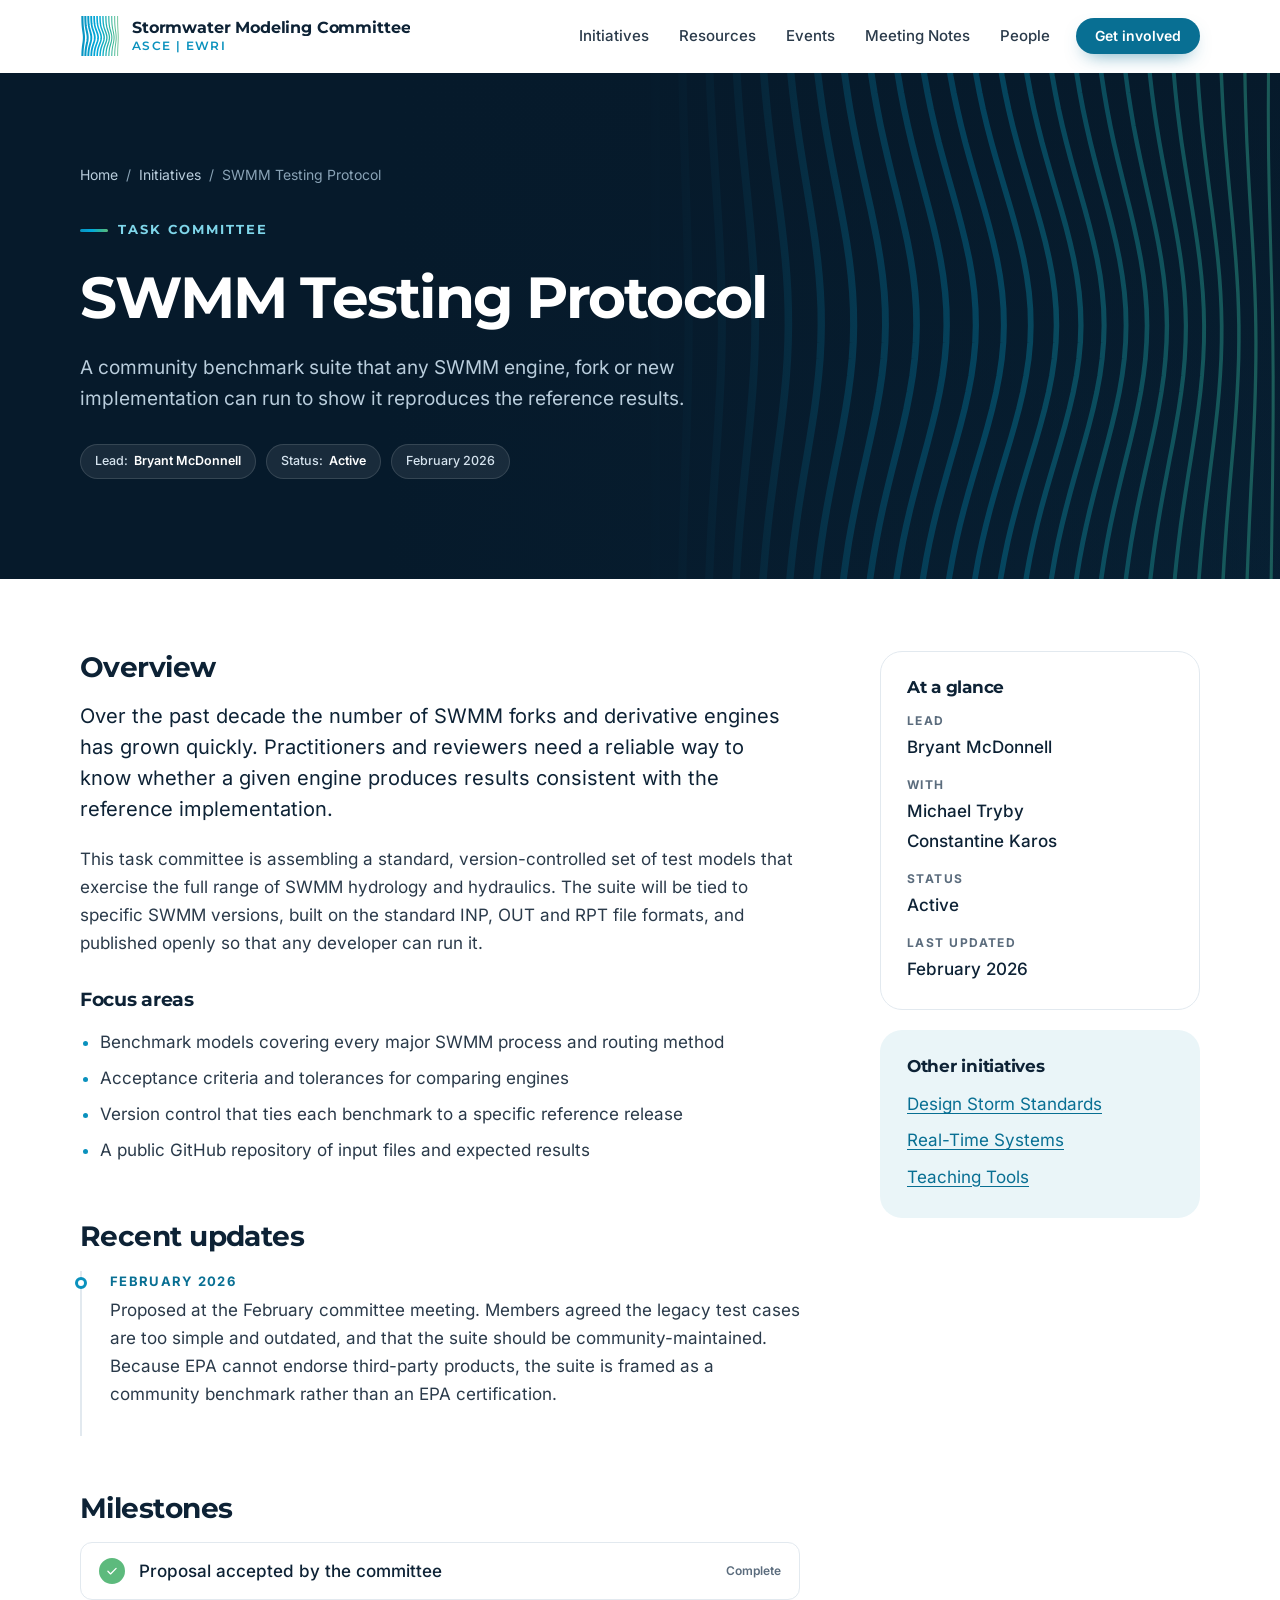
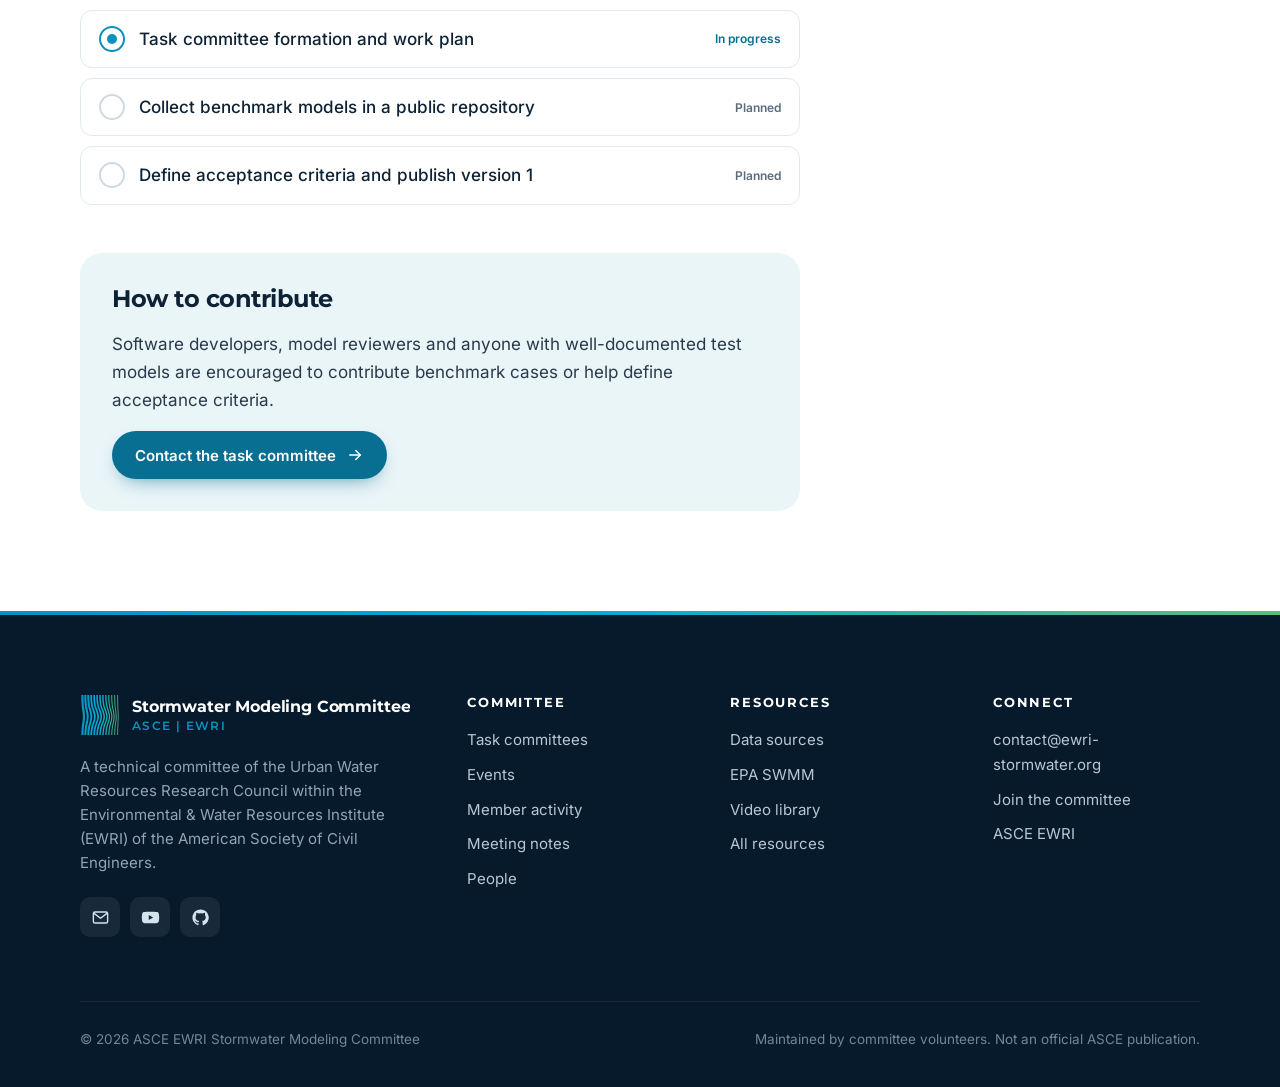
<file: Initiatives/swmm-testing-protocol.html>
<!DOCTYPE html>
<html lang="en" class="no-js">
<head>
  <meta charset="utf-8">
  <meta name="viewport" content="width=device-width, initial-scale=1">
  <title>SWMM Testing Protocol | Stormwater Modeling Committee · ASCE EWRI</title>
  <meta name="description" content="A community benchmark suite that any SWMM engine, fork or new implementation can run to show it reproduces the reference results.">
  <link rel="canonical" href="https://ewri-stormwater.org/Initiatives/swmm-testing-protocol.html">
  <meta name="theme-color" content="#061a2b">

  <meta property="og:type" content="website">
  <meta property="og:site_name" content="ASCE EWRI Stormwater Modeling Committee">
  <meta property="og:title" content="SWMM Testing Protocol | Stormwater Modeling Committee · ASCE EWRI">
  <meta property="og:description" content="A community benchmark suite that any SWMM engine, fork or new implementation can run to show it reproduces the reference results.">
  <meta property="og:url" content="https://ewri-stormwater.org/Initiatives/swmm-testing-protocol.html">
  <meta property="og:image" content="https://ewri-stormwater.org/assets/img/og-image.png">
  <meta name="twitter:card" content="summary_large_image">

  <link rel="icon" href="../favicon.ico" sizes="any">
  <link rel="icon" type="image/svg+xml" href="../assets/img/mark-simple.svg">
  <link rel="icon" type="image/png" sizes="64x64" href="../assets/img/favicon-64.png">
  <link rel="apple-touch-icon" href="../assets/img/apple-touch-icon.png">
  <link rel="manifest" href="../site.webmanifest">

  <link rel="preload" href="../assets/fonts/montserrat-latin-700-normal.woff2" as="font" type="font/woff2" crossorigin>
  <link rel="preload" href="../assets/fonts/inter-latin-400-normal.woff2" as="font" type="font/woff2" crossorigin>
  <link rel="stylesheet" href="../assets/site.css?v=20261119e">
  <script defer src="../assets/site.js?v=20261119"></script>
  <script defer src="../assets/wall.js?v=20261119"></script>
</head>
<body class="inner">
<a class="skip-link" href="#main">Skip to content</a>
<header class="site-header">
  <div class="container">
    <nav class="nav" aria-label="Primary">
      <a class="brand" href="../index.html" aria-label="Stormwater Modeling Committee — home">
        <img src="../assets/img/mark-simple.svg" alt="" width="40" height="40">
        <span class="brand-text">
          <span class="brand-name">Stormwater Modeling Committee</span>
          <span class="brand-org">ASCE | EWRI</span>
        </span>
      </a>
      <div class="nav-links">
          <a href="../index.html#projects">Initiatives</a>
          <a href="../index.html#resources">Resources</a>
          <a href="../index.html#conferences">Events</a>
          <a href="../index.html#meeting-notes">Meeting Notes</a>
          <a href="../index.html#leadership">People</a>
        <a class="btn btn-primary btn-sm" href="../index.html#join">Get involved</a>
      </div>
      <button class="nav-toggle" type="button" aria-label="Open menu" aria-expanded="false" aria-controls="mobile-nav">
        <svg class="icon" aria-hidden="true"><use href="../assets/icons.svg#i-menu"></use></svg>
      </button>
    </nav>
  </div>
  <div class="mobile-nav" id="mobile-nav">
      <a href="../index.html#projects">Initiatives</a>
      <a href="../index.html#resources">Resources</a>
      <a href="../index.html#conferences">Events</a>
      <a href="../index.html#meeting-notes">Meeting Notes</a>
      <a href="../index.html#leadership">People</a>
      <a class="btn btn-primary" href="../index.html#join">Get involved</a>
  </div>
</header>

<main id="main">
  <section class="page-hero">
    <div class="wave-field" data-lines="30"></div>
    <div class="container">
      <nav class="crumbs" aria-label="Breadcrumb"><a href="../index.html">Home</a><span>/</span><a href="../index.html#projects">Initiatives</a><span>/</span><span aria-current="page">SWMM Testing Protocol</span></nav>
      <span class="eyebrow light">Task committee</span>
      <h1>SWMM Testing Protocol</h1>
      <p class="lead">A community benchmark suite that any SWMM engine, fork or new implementation can run to show it reproduces the reference results.</p>
      <div class="hero-chips">
        <span class="chip">Lead: <b>Bryant McDonnell</b></span>
        <span class="chip">Status: <b>Active</b></span>
        <span class="chip">February 2026</span>
      </div>
    </div>
  </section>

  <div class="page-body">
    <div class="container layout">
      <article class="prose">
        <h2>Overview</h2>
        <p class="lede">Over the past decade the number of SWMM forks and derivative engines has grown quickly. Practitioners and reviewers need a reliable way to know whether a given engine produces results consistent with the reference implementation.</p>
        <p>This task committee is assembling a standard, version-controlled set of test models that exercise the full range of SWMM hydrology and hydraulics. The suite will be tied to specific SWMM versions, built on the standard INP, OUT and RPT file formats, and published openly so that any developer can run it.</p>

        <h3>Focus areas</h3>
        <ul>
          <li>Benchmark models covering every major SWMM process and routing method</li>
          <li>Acceptance criteria and tolerances for comparing engines</li>
          <li>Version control that ties each benchmark to a specific reference release</li>
          <li>A public GitHub repository of input files and expected results</li>
        </ul>

        <h2>Recent updates</h2>
        <ol class="timeline">
          <li><time>February 2026</time><p>Proposed at the February committee meeting. Members agreed the legacy test cases are too simple and outdated, and that the suite should be community-maintained. Because EPA cannot endorse third-party products, the suite is framed as a community benchmark rather than an EPA certification.</p></li>
        </ol>

        <h2>Milestones</h2>
        <ul class="milestones">
          <li class="done"><span class="status"><svg class="icon" aria-hidden="true"><use href="../assets/icons.svg#i-check"></use></svg></span>Proposal accepted by the committee<span class="tag">Complete</span></li>
          <li class="now"><span class="status"></span>Task committee formation and work plan<span class="tag">In progress</span></li>
          <li class="next"><span class="status"></span>Collect benchmark models in a public repository<span class="tag">Planned</span></li>
          <li class="next"><span class="status"></span>Define acceptance criteria and publish version 1<span class="tag">Planned</span></li>
        </ul>

        <div class="callout">
          <h2>How to contribute</h2>
          <p>Software developers, model reviewers and anyone with well-documented test models are encouraged to contribute benchmark cases or help define acceptance criteria.</p>
          <a class="btn btn-primary" href="mailto:contact@ewri-stormwater.org?subject=SWMM%20Testing%20Protocol%20task%20committee">Contact the task committee <svg class="icon" aria-hidden="true"><use href="../assets/icons.svg#i-arrow-right"></use></svg></a>
        </div>
      </article>

      <aside class="aside">
        <div class="panel">
          <h3>At a glance</h3>
          <dl>
            <div><dt>Lead</dt><dd>Bryant McDonnell</dd></div>
            <div><dt>With</dt><dd>Michael Tryby</dd><dd>Constantine Karos</dd></div>
            <div><dt>Status</dt><dd>Active</dd></div>
            <div><dt>Last updated</dt><dd>February 2026</dd></div>
          </dl>
        </div>
        <div class="panel tint">
          <h3>Other initiatives</h3>
          <ul style="list-style:none;margin:0;padding:0;display:grid;gap:8px">
          <li><a href="design-storm-standards.html">Design Storm Standards</a></li>
          <li><a href="real-time-systems.html">Real-Time Systems</a></li>
          <li><a href="teaching-tools.html">Teaching Tools</a></li>
          </ul>
        </div>
      </aside>
    </div>
  </div>
</main>
<div class="footer-rule" aria-hidden="true"></div>
<footer class="site-footer">
  <div class="container">
    <div class="footer-grid">
      <div class="footer-brand">
        <a class="brand" href="../index.html">
          <img src="../assets/img/mark-simple.svg" alt="" width="40" height="40">
          <span class="brand-text">
            <span class="brand-name">Stormwater Modeling Committee</span>
            <span class="brand-org">ASCE | EWRI</span>
          </span>
        </a>
        <p>A technical committee of the Urban Water Resources Research Council within the Environmental &amp; Water Resources Institute (EWRI) of the American Society of Civil Engineers.</p>
        <div class="socials">
          <a href="mailto:contact@ewri-stormwater.org" aria-label="Email the committee"><svg class="icon" aria-hidden="true"><use href="../assets/icons.svg#i-mail"></use></svg></a>
          <a href="https://www.youtube.com/@StormwaterModelingEWRI" aria-label="YouTube channel" target="_blank" rel="noopener"><svg class="icon" aria-hidden="true"><use href="../assets/icons.svg#i-youtube"></use></svg></a>
          <a href="https://github.com/scott-jeffers/ewri-stormwater-committee" aria-label="Website source on GitHub" target="_blank" rel="noopener"><svg class="icon" aria-hidden="true"><use href="../assets/icons.svg#i-github"></use></svg></a>
        </div>
      </div>
      <div>
        <h4>Committee</h4>
        <ul>
          <li><a href="../index.html#projects">Task committees</a></li>
          <li><a href="../index.html#conferences">Events</a></li>
          <li><a href="../activity.html">Member activity</a></li>
          <li><a href="../index.html#meeting-notes">Meeting notes</a></li>
          <li><a href="../index.html#leadership">People</a></li>
        </ul>
      </div>
      <div>
        <h4>Resources</h4>
        <ul>
          <li><a href="../Resources/data-sources.html">Data sources</a></li>
          <li><a href="https://www.epa.gov/water-research/storm-water-management-model-swmm" target="_blank" rel="noopener">EPA SWMM</a></li>
          <li><a href="https://www.youtube.com/@StormwaterModelingEWRI" target="_blank" rel="noopener">Video library</a></li>
          <li><a href="../index.html#resources">All resources</a></li>
        </ul>
      </div>
      <div>
        <h4>Connect</h4>
        <ul>
          <li><a href="mailto:contact@ewri-stormwater.org">contact@ewri-stormwater.org</a></li>
          <li><a href="../index.html#join">Join the committee</a></li>
          <li><a href="https://www.asce.org/communities/institutes-and-technical-groups/environmental-and-water-resources-institute" target="_blank" rel="noopener">ASCE EWRI</a></li>
        </ul>
      </div>
    </div>
    <div class="footer-bottom">
      <span>© 2026 ASCE EWRI Stormwater Modeling Committee</span>
      <span>Maintained by committee volunteers. Not an official ASCE publication.</span>
    </div>
  </div>
</footer>
</body>
</html>
</file>
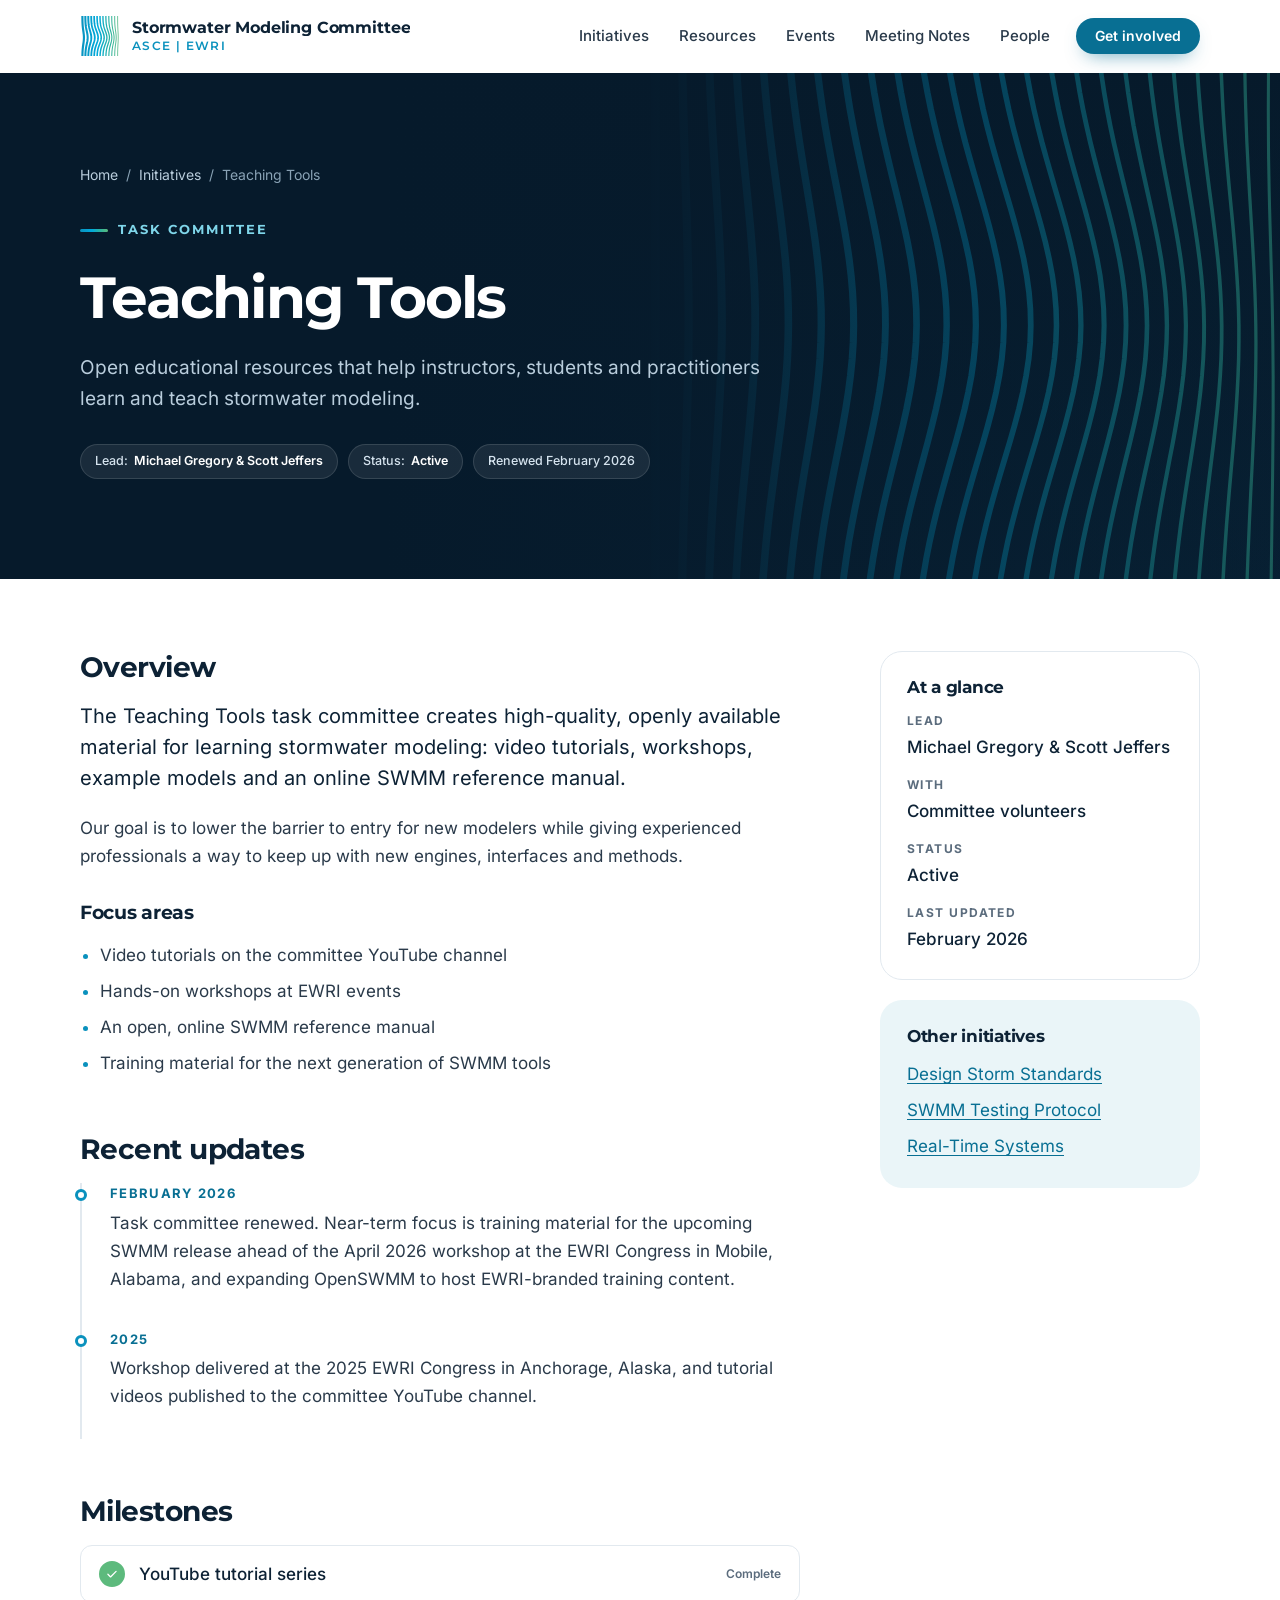
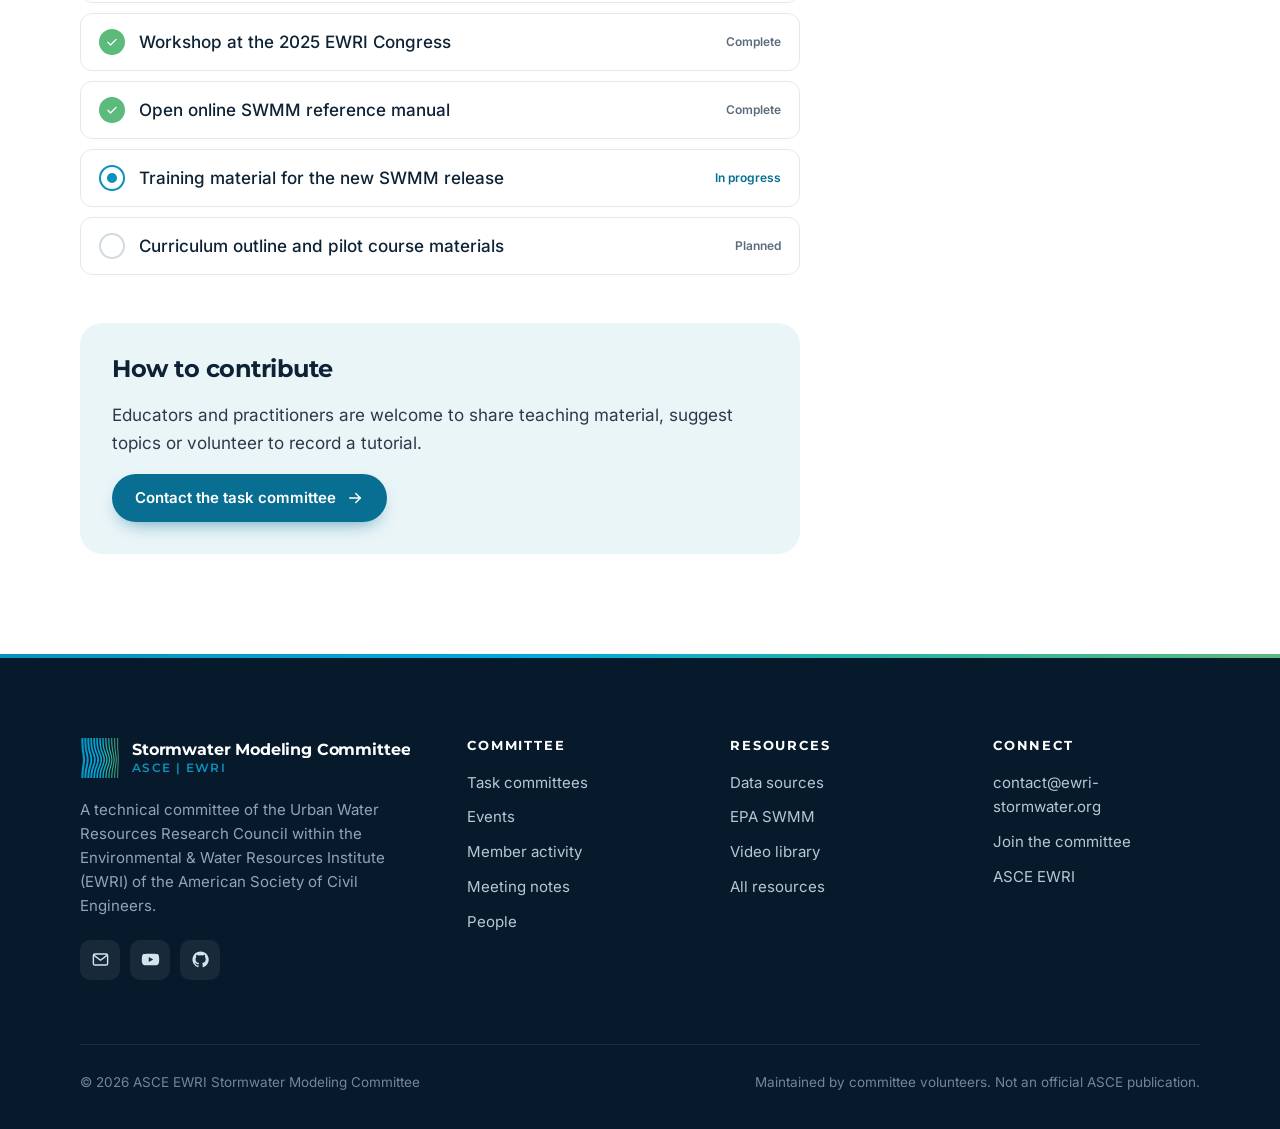
<file: Initiatives/teaching-tools.html>
<!DOCTYPE html>
<html lang="en" class="no-js">
<head>
  <meta charset="utf-8">
  <meta name="viewport" content="width=device-width, initial-scale=1">
  <title>Teaching Tools | Stormwater Modeling Committee · ASCE EWRI</title>
  <meta name="description" content="Open educational resources that help instructors, students and practitioners learn and teach stormwater modeling.">
  <link rel="canonical" href="https://ewri-stormwater.org/Initiatives/teaching-tools.html">
  <meta name="theme-color" content="#061a2b">

  <meta property="og:type" content="website">
  <meta property="og:site_name" content="ASCE EWRI Stormwater Modeling Committee">
  <meta property="og:title" content="Teaching Tools | Stormwater Modeling Committee · ASCE EWRI">
  <meta property="og:description" content="Open educational resources that help instructors, students and practitioners learn and teach stormwater modeling.">
  <meta property="og:url" content="https://ewri-stormwater.org/Initiatives/teaching-tools.html">
  <meta property="og:image" content="https://ewri-stormwater.org/assets/img/og-image.png">
  <meta name="twitter:card" content="summary_large_image">

  <link rel="icon" href="../favicon.ico" sizes="any">
  <link rel="icon" type="image/svg+xml" href="../assets/img/mark-simple.svg">
  <link rel="icon" type="image/png" sizes="64x64" href="../assets/img/favicon-64.png">
  <link rel="apple-touch-icon" href="../assets/img/apple-touch-icon.png">
  <link rel="manifest" href="../site.webmanifest">

  <link rel="preload" href="../assets/fonts/montserrat-latin-700-normal.woff2" as="font" type="font/woff2" crossorigin>
  <link rel="preload" href="../assets/fonts/inter-latin-400-normal.woff2" as="font" type="font/woff2" crossorigin>
  <link rel="stylesheet" href="../assets/site.css?v=20261119e">
  <script defer src="../assets/site.js?v=20261119"></script>
  <script defer src="../assets/wall.js?v=20261119"></script>
</head>
<body class="inner">
<a class="skip-link" href="#main">Skip to content</a>
<header class="site-header">
  <div class="container">
    <nav class="nav" aria-label="Primary">
      <a class="brand" href="../index.html" aria-label="Stormwater Modeling Committee — home">
        <img src="../assets/img/mark-simple.svg" alt="" width="40" height="40">
        <span class="brand-text">
          <span class="brand-name">Stormwater Modeling Committee</span>
          <span class="brand-org">ASCE | EWRI</span>
        </span>
      </a>
      <div class="nav-links">
          <a href="../index.html#projects">Initiatives</a>
          <a href="../index.html#resources">Resources</a>
          <a href="../index.html#conferences">Events</a>
          <a href="../index.html#meeting-notes">Meeting Notes</a>
          <a href="../index.html#leadership">People</a>
        <a class="btn btn-primary btn-sm" href="../index.html#join">Get involved</a>
      </div>
      <button class="nav-toggle" type="button" aria-label="Open menu" aria-expanded="false" aria-controls="mobile-nav">
        <svg class="icon" aria-hidden="true"><use href="../assets/icons.svg#i-menu"></use></svg>
      </button>
    </nav>
  </div>
  <div class="mobile-nav" id="mobile-nav">
      <a href="../index.html#projects">Initiatives</a>
      <a href="../index.html#resources">Resources</a>
      <a href="../index.html#conferences">Events</a>
      <a href="../index.html#meeting-notes">Meeting Notes</a>
      <a href="../index.html#leadership">People</a>
      <a class="btn btn-primary" href="../index.html#join">Get involved</a>
  </div>
</header>

<main id="main">
  <section class="page-hero">
    <div class="wave-field" data-lines="30"></div>
    <div class="container">
      <nav class="crumbs" aria-label="Breadcrumb"><a href="../index.html">Home</a><span>/</span><a href="../index.html#projects">Initiatives</a><span>/</span><span aria-current="page">Teaching Tools</span></nav>
      <span class="eyebrow light">Task committee</span>
      <h1>Teaching Tools</h1>
      <p class="lead">Open educational resources that help instructors, students and practitioners learn and teach stormwater modeling.</p>
      <div class="hero-chips">
        <span class="chip">Lead: <b>Michael Gregory & Scott Jeffers</b></span>
        <span class="chip">Status: <b>Active</b></span>
        <span class="chip">Renewed February 2026</span>
      </div>
    </div>
  </section>

  <div class="page-body">
    <div class="container layout">
      <article class="prose">
        <h2>Overview</h2>
        <p class="lede">The Teaching Tools task committee creates high-quality, openly available material for learning stormwater modeling: video tutorials, workshops, example models and an online SWMM reference manual.</p>
        <p>Our goal is to lower the barrier to entry for new modelers while giving experienced professionals a way to keep up with new engines, interfaces and methods.</p>

        <h3>Focus areas</h3>
        <ul>
          <li>Video tutorials on the committee YouTube channel</li>
          <li>Hands-on workshops at EWRI events</li>
          <li>An open, online SWMM reference manual</li>
          <li>Training material for the next generation of SWMM tools</li>
        </ul>

        <h2>Recent updates</h2>
        <ol class="timeline">
          <li><time>February 2026</time><p>Task committee renewed. Near-term focus is training material for the upcoming SWMM release ahead of the April 2026 workshop at the EWRI Congress in Mobile, Alabama, and expanding OpenSWMM to host EWRI-branded training content.</p></li>
          <li><time>2025</time><p>Workshop delivered at the 2025 EWRI Congress in Anchorage, Alaska, and tutorial videos published to the committee YouTube channel.</p></li>
        </ol>

        <h2>Milestones</h2>
        <ul class="milestones">
          <li class="done"><span class="status"><svg class="icon" aria-hidden="true"><use href="../assets/icons.svg#i-check"></use></svg></span>YouTube tutorial series<span class="tag">Complete</span></li>
          <li class="done"><span class="status"><svg class="icon" aria-hidden="true"><use href="../assets/icons.svg#i-check"></use></svg></span>Workshop at the 2025 EWRI Congress<span class="tag">Complete</span></li>
          <li class="done"><span class="status"><svg class="icon" aria-hidden="true"><use href="../assets/icons.svg#i-check"></use></svg></span>Open online SWMM reference manual<span class="tag">Complete</span></li>
          <li class="now"><span class="status"></span>Training material for the new SWMM release<span class="tag">In progress</span></li>
          <li class="next"><span class="status"></span>Curriculum outline and pilot course materials<span class="tag">Planned</span></li>
        </ul>

        <div class="callout">
          <h2>How to contribute</h2>
          <p>Educators and practitioners are welcome to share teaching material, suggest topics or volunteer to record a tutorial.</p>
          <a class="btn btn-primary" href="mailto:contact@ewri-stormwater.org?subject=Teaching%20Tools%20task%20committee">Contact the task committee <svg class="icon" aria-hidden="true"><use href="../assets/icons.svg#i-arrow-right"></use></svg></a>
        </div>
      </article>

      <aside class="aside">
        <div class="panel">
          <h3>At a glance</h3>
          <dl>
            <div><dt>Lead</dt><dd>Michael Gregory & Scott Jeffers</dd></div>
            <div><dt>With</dt><dd>Committee volunteers</dd></div>
            <div><dt>Status</dt><dd>Active</dd></div>
            <div><dt>Last updated</dt><dd>February 2026</dd></div>
          </dl>
        </div>
        <div class="panel tint">
          <h3>Other initiatives</h3>
          <ul style="list-style:none;margin:0;padding:0;display:grid;gap:8px">
          <li><a href="design-storm-standards.html">Design Storm Standards</a></li>
          <li><a href="swmm-testing-protocol.html">SWMM Testing Protocol</a></li>
          <li><a href="real-time-systems.html">Real-Time Systems</a></li>
          </ul>
        </div>
      </aside>
    </div>
  </div>
</main>
<div class="footer-rule" aria-hidden="true"></div>
<footer class="site-footer">
  <div class="container">
    <div class="footer-grid">
      <div class="footer-brand">
        <a class="brand" href="../index.html">
          <img src="../assets/img/mark-simple.svg" alt="" width="40" height="40">
          <span class="brand-text">
            <span class="brand-name">Stormwater Modeling Committee</span>
            <span class="brand-org">ASCE | EWRI</span>
          </span>
        </a>
        <p>A technical committee of the Urban Water Resources Research Council within the Environmental &amp; Water Resources Institute (EWRI) of the American Society of Civil Engineers.</p>
        <div class="socials">
          <a href="mailto:contact@ewri-stormwater.org" aria-label="Email the committee"><svg class="icon" aria-hidden="true"><use href="../assets/icons.svg#i-mail"></use></svg></a>
          <a href="https://www.youtube.com/@StormwaterModelingEWRI" aria-label="YouTube channel" target="_blank" rel="noopener"><svg class="icon" aria-hidden="true"><use href="../assets/icons.svg#i-youtube"></use></svg></a>
          <a href="https://github.com/scott-jeffers/ewri-stormwater-committee" aria-label="Website source on GitHub" target="_blank" rel="noopener"><svg class="icon" aria-hidden="true"><use href="../assets/icons.svg#i-github"></use></svg></a>
        </div>
      </div>
      <div>
        <h4>Committee</h4>
        <ul>
          <li><a href="../index.html#projects">Task committees</a></li>
          <li><a href="../index.html#conferences">Events</a></li>
          <li><a href="../activity.html">Member activity</a></li>
          <li><a href="../index.html#meeting-notes">Meeting notes</a></li>
          <li><a href="../index.html#leadership">People</a></li>
        </ul>
      </div>
      <div>
        <h4>Resources</h4>
        <ul>
          <li><a href="../Resources/data-sources.html">Data sources</a></li>
          <li><a href="https://www.epa.gov/water-research/storm-water-management-model-swmm" target="_blank" rel="noopener">EPA SWMM</a></li>
          <li><a href="https://www.youtube.com/@StormwaterModelingEWRI" target="_blank" rel="noopener">Video library</a></li>
          <li><a href="../index.html#resources">All resources</a></li>
        </ul>
      </div>
      <div>
        <h4>Connect</h4>
        <ul>
          <li><a href="mailto:contact@ewri-stormwater.org">contact@ewri-stormwater.org</a></li>
          <li><a href="../index.html#join">Join the committee</a></li>
          <li><a href="https://www.asce.org/communities/institutes-and-technical-groups/environmental-and-water-resources-institute" target="_blank" rel="noopener">ASCE EWRI</a></li>
        </ul>
      </div>
    </div>
    <div class="footer-bottom">
      <span>© 2026 ASCE EWRI Stormwater Modeling Committee</span>
      <span>Maintained by committee volunteers. Not an official ASCE publication.</span>
    </div>
  </div>
</footer>
</body>
</html>
</file>
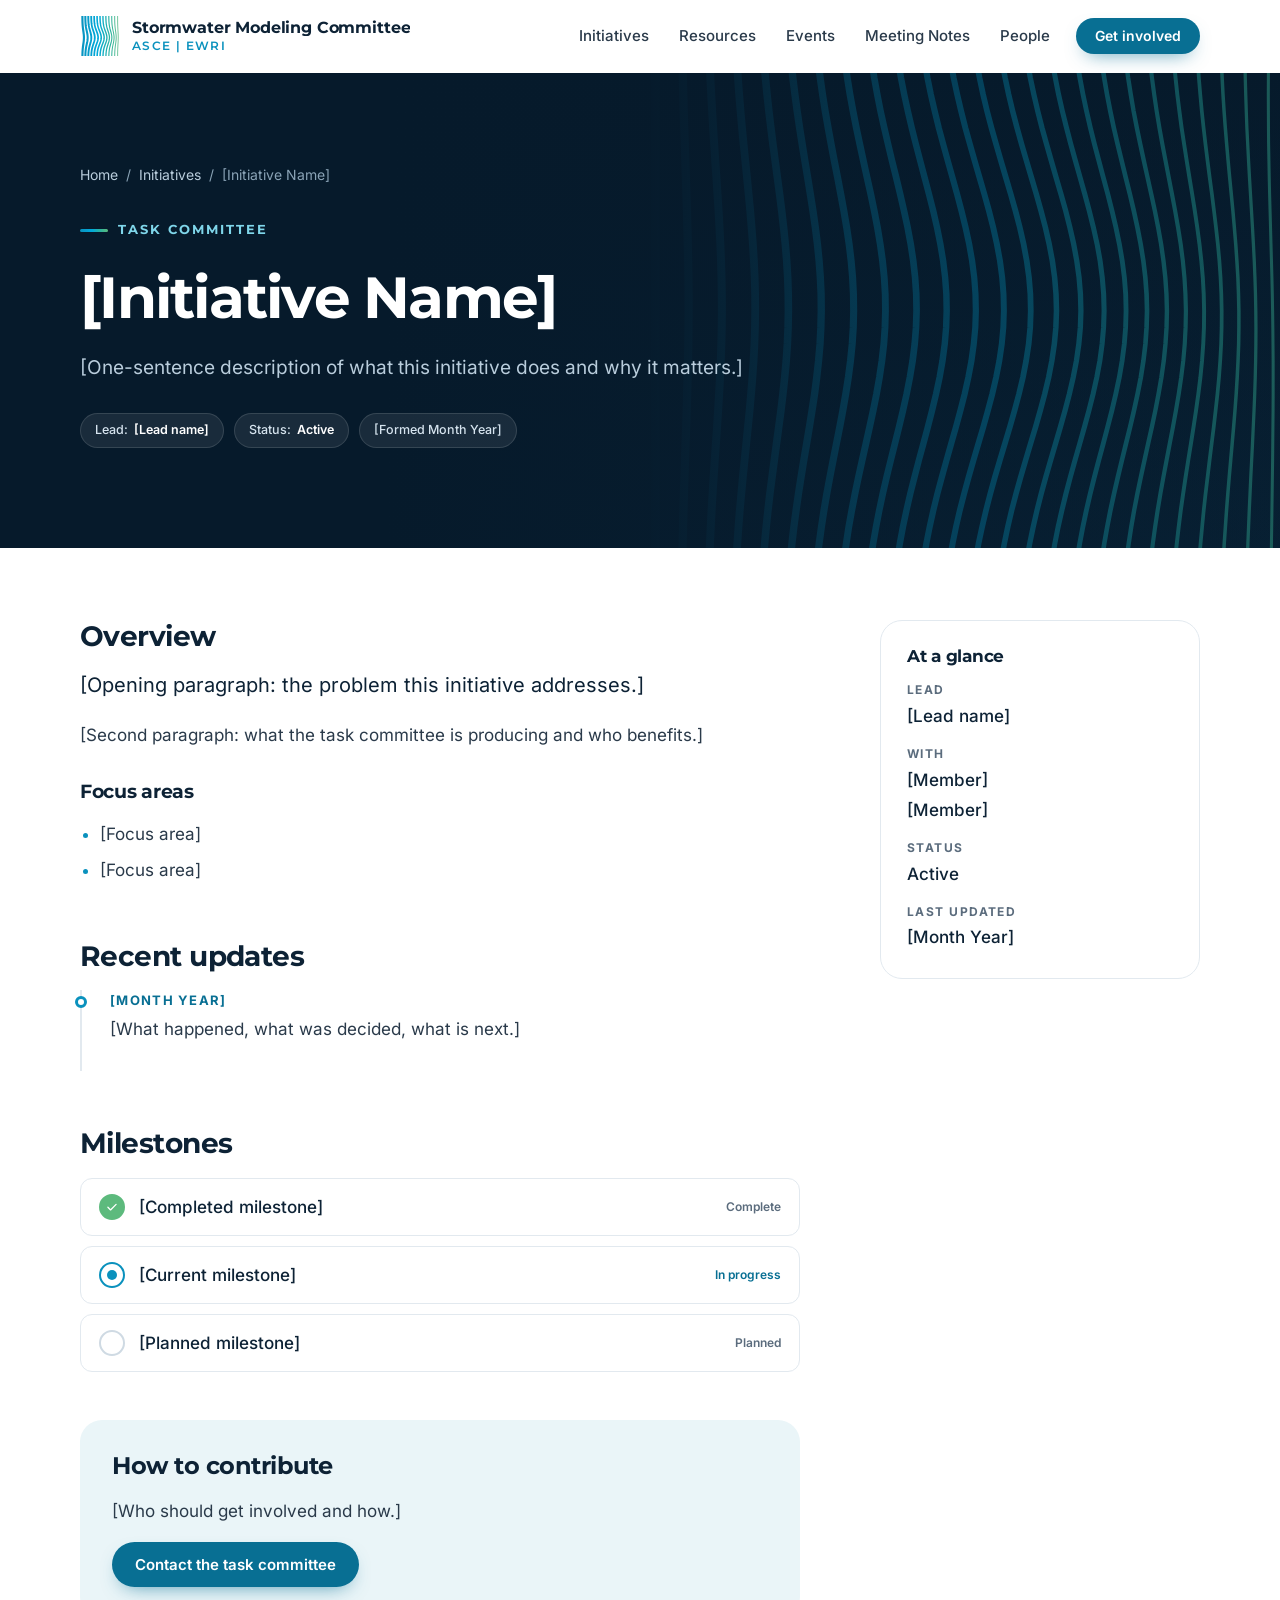
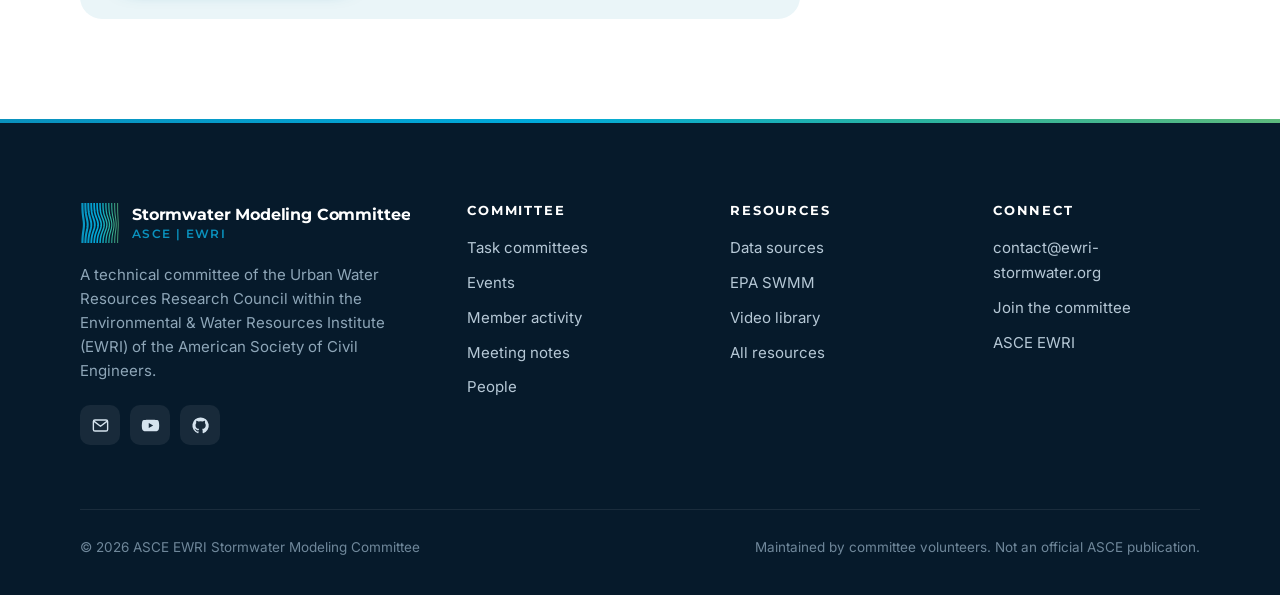
<file: Initiatives/template.html>
<!DOCTYPE html>
<html lang="en" class="no-js">
<head>
  <meta charset="utf-8">
  <meta name="viewport" content="width=device-width, initial-scale=1">
  <title>[Initiative Name] | Stormwater Modeling Committee · ASCE EWRI</title>
  <meta name="description" content="[Short description of the initiative]">
  <link rel="canonical" href="https://ewri-stormwater.org/Initiatives/template.html">
  <meta name="robots" content="noindex">
  <meta name="theme-color" content="#061a2b">

  <meta property="og:type" content="website">
  <meta property="og:site_name" content="ASCE EWRI Stormwater Modeling Committee">
  <meta property="og:title" content="[Initiative Name] | Stormwater Modeling Committee · ASCE EWRI">
  <meta property="og:description" content="[Short description of the initiative]">
  <meta property="og:url" content="https://ewri-stormwater.org/Initiatives/template.html">
  <meta property="og:image" content="https://ewri-stormwater.org/assets/img/og-image.png">
  <meta name="twitter:card" content="summary_large_image">

  <link rel="icon" href="../favicon.ico" sizes="any">
  <link rel="icon" type="image/svg+xml" href="../assets/img/mark-simple.svg">
  <link rel="icon" type="image/png" sizes="64x64" href="../assets/img/favicon-64.png">
  <link rel="apple-touch-icon" href="../assets/img/apple-touch-icon.png">
  <link rel="manifest" href="../site.webmanifest">

  <link rel="preload" href="../assets/fonts/montserrat-latin-700-normal.woff2" as="font" type="font/woff2" crossorigin>
  <link rel="preload" href="../assets/fonts/inter-latin-400-normal.woff2" as="font" type="font/woff2" crossorigin>
  <link rel="stylesheet" href="../assets/site.css?v=20261119e">
  <script defer src="../assets/site.js?v=20261119"></script>
  <script defer src="../assets/wall.js?v=20261119"></script>
</head>
<body class="inner">
<a class="skip-link" href="#main">Skip to content</a>
<header class="site-header">
  <div class="container">
    <nav class="nav" aria-label="Primary">
      <a class="brand" href="../index.html" aria-label="Stormwater Modeling Committee — home">
        <img src="../assets/img/mark-simple.svg" alt="" width="40" height="40">
        <span class="brand-text">
          <span class="brand-name">Stormwater Modeling Committee</span>
          <span class="brand-org">ASCE | EWRI</span>
        </span>
      </a>
      <div class="nav-links">
          <a href="../index.html#projects">Initiatives</a>
          <a href="../index.html#resources">Resources</a>
          <a href="../index.html#conferences">Events</a>
          <a href="../index.html#meeting-notes">Meeting Notes</a>
          <a href="../index.html#leadership">People</a>
        <a class="btn btn-primary btn-sm" href="../index.html#join">Get involved</a>
      </div>
      <button class="nav-toggle" type="button" aria-label="Open menu" aria-expanded="false" aria-controls="mobile-nav">
        <svg class="icon" aria-hidden="true"><use href="../assets/icons.svg#i-menu"></use></svg>
      </button>
    </nav>
  </div>
  <div class="mobile-nav" id="mobile-nav">
      <a href="../index.html#projects">Initiatives</a>
      <a href="../index.html#resources">Resources</a>
      <a href="../index.html#conferences">Events</a>
      <a href="../index.html#meeting-notes">Meeting Notes</a>
      <a href="../index.html#leadership">People</a>
      <a class="btn btn-primary" href="../index.html#join">Get involved</a>
  </div>
</header>

<!--
  ===================================================================
  NEW INITIATIVE TEMPLATE
  1. Copy this file to a new name, e.g. my-initiative.html (lowercase, hyphens).
  2. Replace every [bracketed placeholder] below. Delete sections you don't need.
  3. Update <title> and the description <meta> tag in the <head>.
  4. Add a card for it in index.html (search for "class=\"card reveal\"").
  See Initiatives/README.md for details.
  ===================================================================
-->
<main id="main">
  <section class="page-hero">
    <div class="wave-field" data-lines="30"></div>
    <div class="container">
      <nav class="crumbs" aria-label="Breadcrumb"><a href="../index.html">Home</a><span>/</span><a href="../index.html#projects">Initiatives</a><span>/</span><span aria-current="page">[Initiative Name]</span></nav>
      <span class="eyebrow light">Task committee</span>
      <h1>[Initiative Name]</h1>
      <p class="lead">[One-sentence description of what this initiative does and why it matters.]</p>
      <div class="hero-chips">
        <span class="chip">Lead: <b>[Lead name]</b></span>
        <span class="chip">Status: <b>Active</b></span>
        <span class="chip">[Formed Month Year]</span>
      </div>
    </div>
  </section>

  <div class="page-body">
    <div class="container layout">
      <article class="prose">
        <h2>Overview</h2>
        <p class="lede">[Opening paragraph: the problem this initiative addresses.]</p>
        <p>[Second paragraph: what the task committee is producing and who benefits.]</p>

        <h3>Focus areas</h3>
        <ul>
          <li>[Focus area]</li>
          <li>[Focus area]</li>
        </ul>

        <h2>Recent updates</h2>
        <!-- Newest first. Copy an <li> block for each update. -->
        <ol class="timeline">
          <li><time>[Month Year]</time><p>[What happened, what was decided, what is next.]</p></li>
        </ol>

        <h2>Milestones</h2>
        <!-- class="done" = complete, class="now" = in progress, class="next" = planned -->
        <ul class="milestones">
          <li class="done"><span class="status"><svg class="icon" aria-hidden="true"><use href="../assets/icons.svg#i-check"></use></svg></span>[Completed milestone]<span class="tag">Complete</span></li>
          <li class="now"><span class="status"></span>[Current milestone]<span class="tag">In progress</span></li>
          <li class="next"><span class="status"></span>[Planned milestone]<span class="tag">Planned</span></li>
        </ul>

        <div class="callout">
          <h2>How to contribute</h2>
          <p>[Who should get involved and how.]</p>
          <a class="btn btn-primary" href="mailto:contact@ewri-stormwater.org">Contact the task committee</a>
        </div>
      </article>

      <aside class="aside">
        <div class="panel">
          <h3>At a glance</h3>
          <dl>
            <div><dt>Lead</dt><dd>[Lead name]</dd></div>
            <div><dt>With</dt><dd>[Member]</dd><dd>[Member]</dd></div>
            <div><dt>Status</dt><dd>Active</dd></div>
            <div><dt>Last updated</dt><dd>[Month Year]</dd></div>
          </dl>
        </div>
      </aside>
    </div>
  </div>
</main>
<div class="footer-rule" aria-hidden="true"></div>
<footer class="site-footer">
  <div class="container">
    <div class="footer-grid">
      <div class="footer-brand">
        <a class="brand" href="../index.html">
          <img src="../assets/img/mark-simple.svg" alt="" width="40" height="40">
          <span class="brand-text">
            <span class="brand-name">Stormwater Modeling Committee</span>
            <span class="brand-org">ASCE | EWRI</span>
          </span>
        </a>
        <p>A technical committee of the Urban Water Resources Research Council within the Environmental &amp; Water Resources Institute (EWRI) of the American Society of Civil Engineers.</p>
        <div class="socials">
          <a href="mailto:contact@ewri-stormwater.org" aria-label="Email the committee"><svg class="icon" aria-hidden="true"><use href="../assets/icons.svg#i-mail"></use></svg></a>
          <a href="https://www.youtube.com/@StormwaterModelingEWRI" aria-label="YouTube channel" target="_blank" rel="noopener"><svg class="icon" aria-hidden="true"><use href="../assets/icons.svg#i-youtube"></use></svg></a>
          <a href="https://github.com/scott-jeffers/ewri-stormwater-committee" aria-label="Website source on GitHub" target="_blank" rel="noopener"><svg class="icon" aria-hidden="true"><use href="../assets/icons.svg#i-github"></use></svg></a>
        </div>
      </div>
      <div>
        <h4>Committee</h4>
        <ul>
          <li><a href="../index.html#projects">Task committees</a></li>
          <li><a href="../index.html#conferences">Events</a></li>
          <li><a href="../activity.html">Member activity</a></li>
          <li><a href="../index.html#meeting-notes">Meeting notes</a></li>
          <li><a href="../index.html#leadership">People</a></li>
        </ul>
      </div>
      <div>
        <h4>Resources</h4>
        <ul>
          <li><a href="../Resources/data-sources.html">Data sources</a></li>
          <li><a href="https://www.epa.gov/water-research/storm-water-management-model-swmm" target="_blank" rel="noopener">EPA SWMM</a></li>
          <li><a href="https://www.youtube.com/@StormwaterModelingEWRI" target="_blank" rel="noopener">Video library</a></li>
          <li><a href="../index.html#resources">All resources</a></li>
        </ul>
      </div>
      <div>
        <h4>Connect</h4>
        <ul>
          <li><a href="mailto:contact@ewri-stormwater.org">contact@ewri-stormwater.org</a></li>
          <li><a href="../index.html#join">Join the committee</a></li>
          <li><a href="https://www.asce.org/communities/institutes-and-technical-groups/environmental-and-water-resources-institute" target="_blank" rel="noopener">ASCE EWRI</a></li>
        </ul>
      </div>
    </div>
    <div class="footer-bottom">
      <span>© 2026 ASCE EWRI Stormwater Modeling Committee</span>
      <span>Maintained by committee volunteers. Not an official ASCE publication.</span>
    </div>
  </div>
</footer>
</body>
</html>
</file>
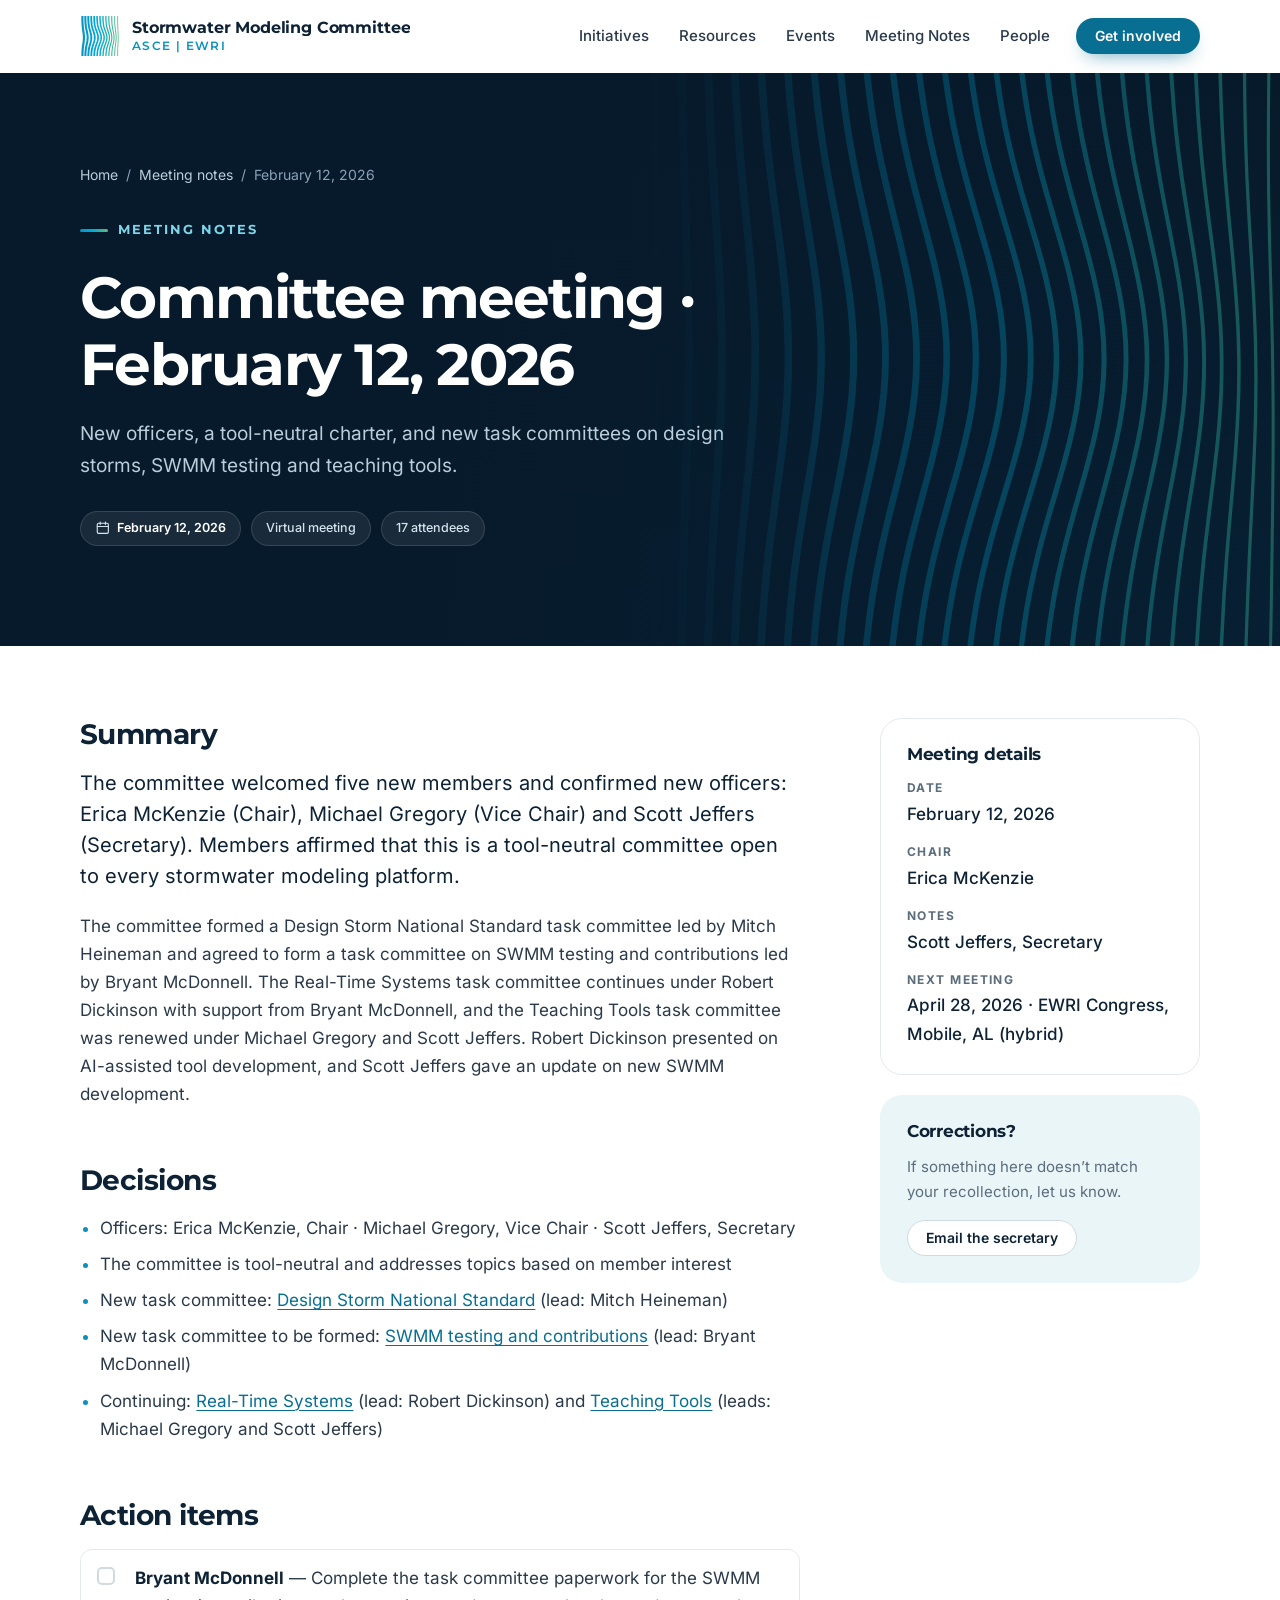
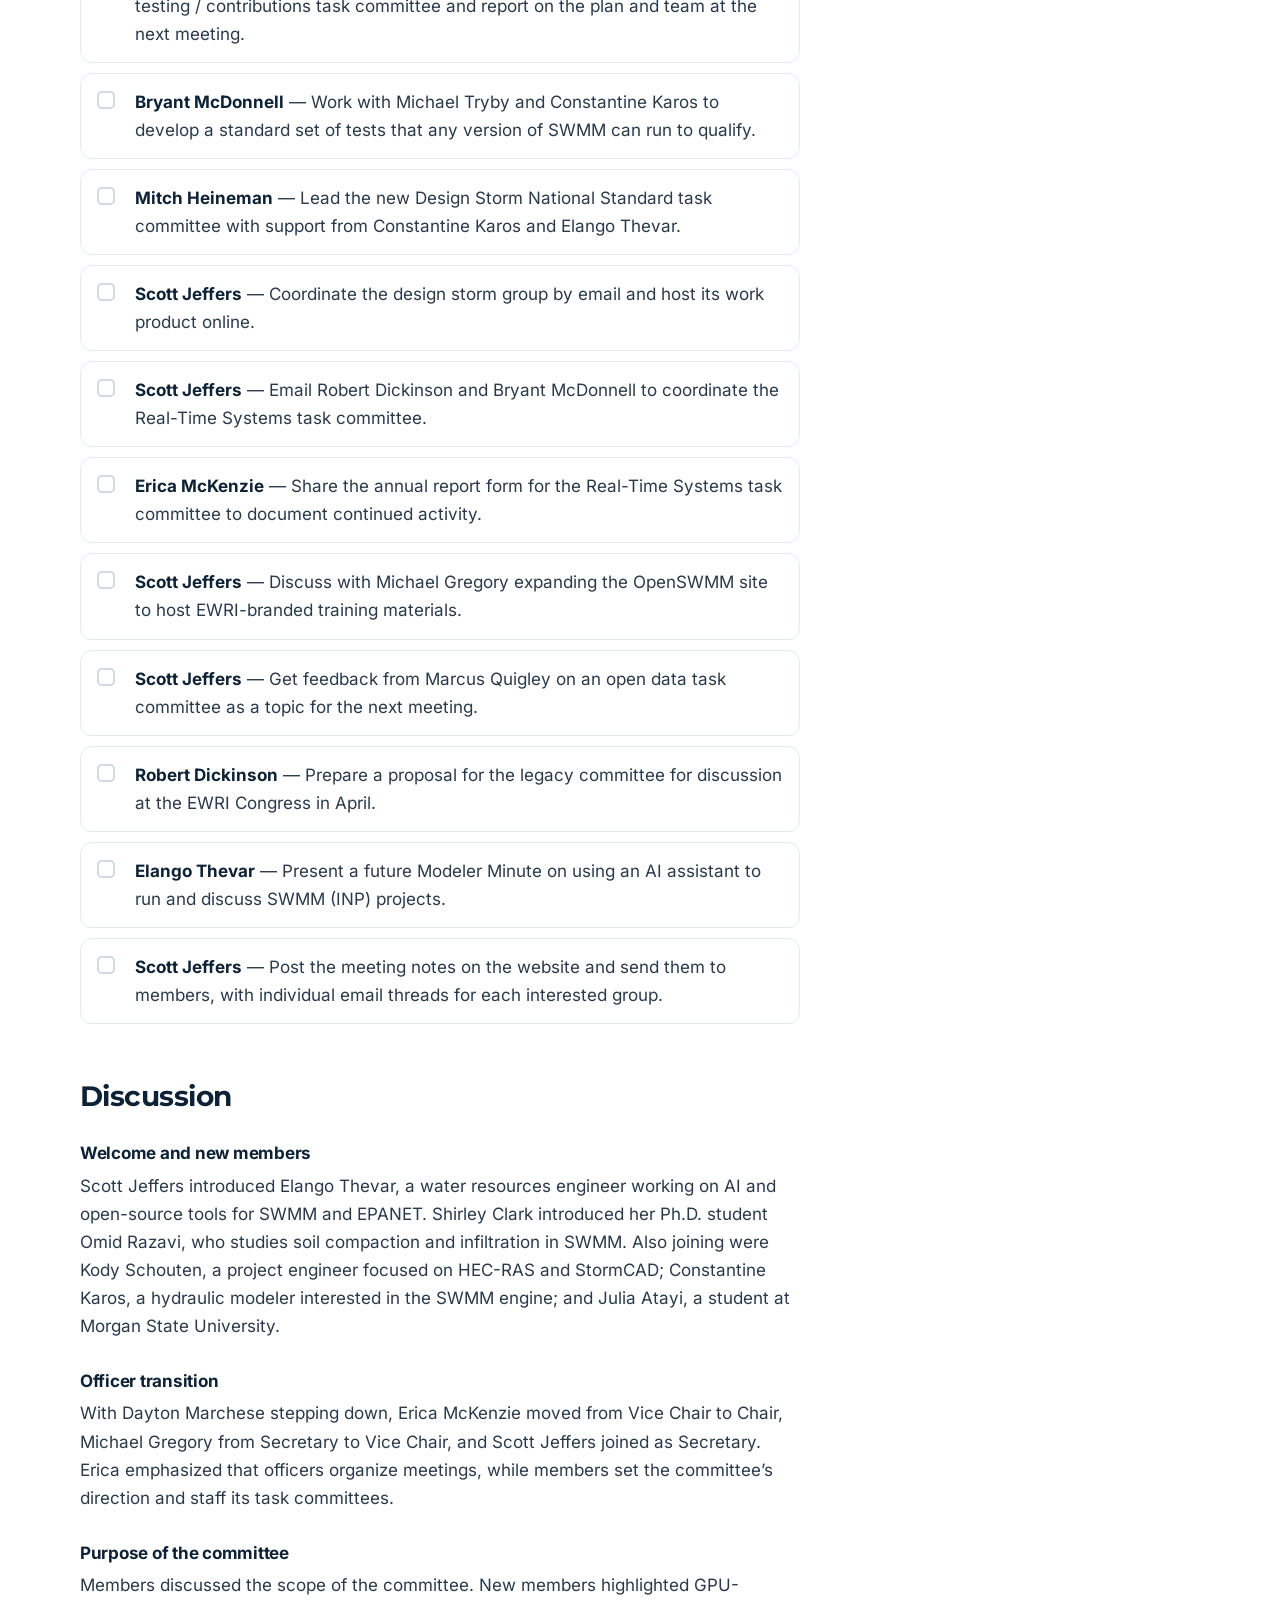
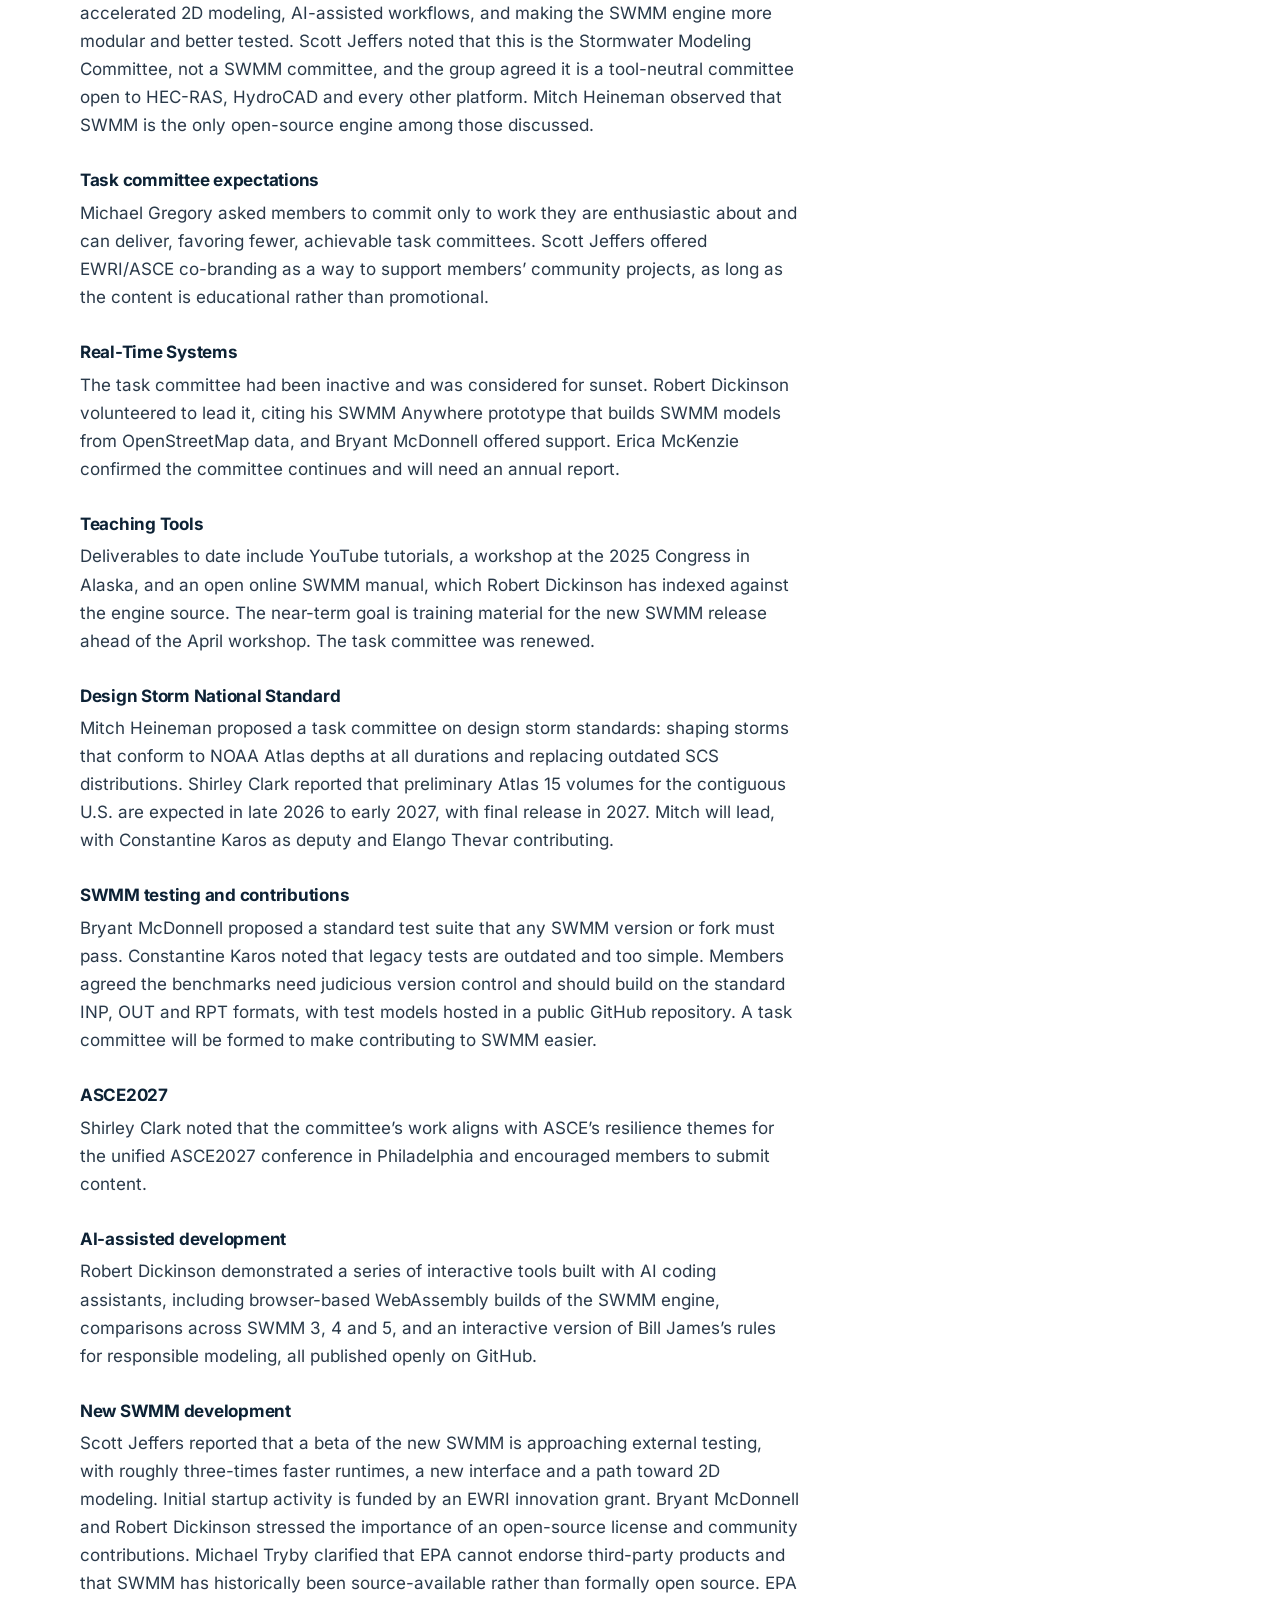
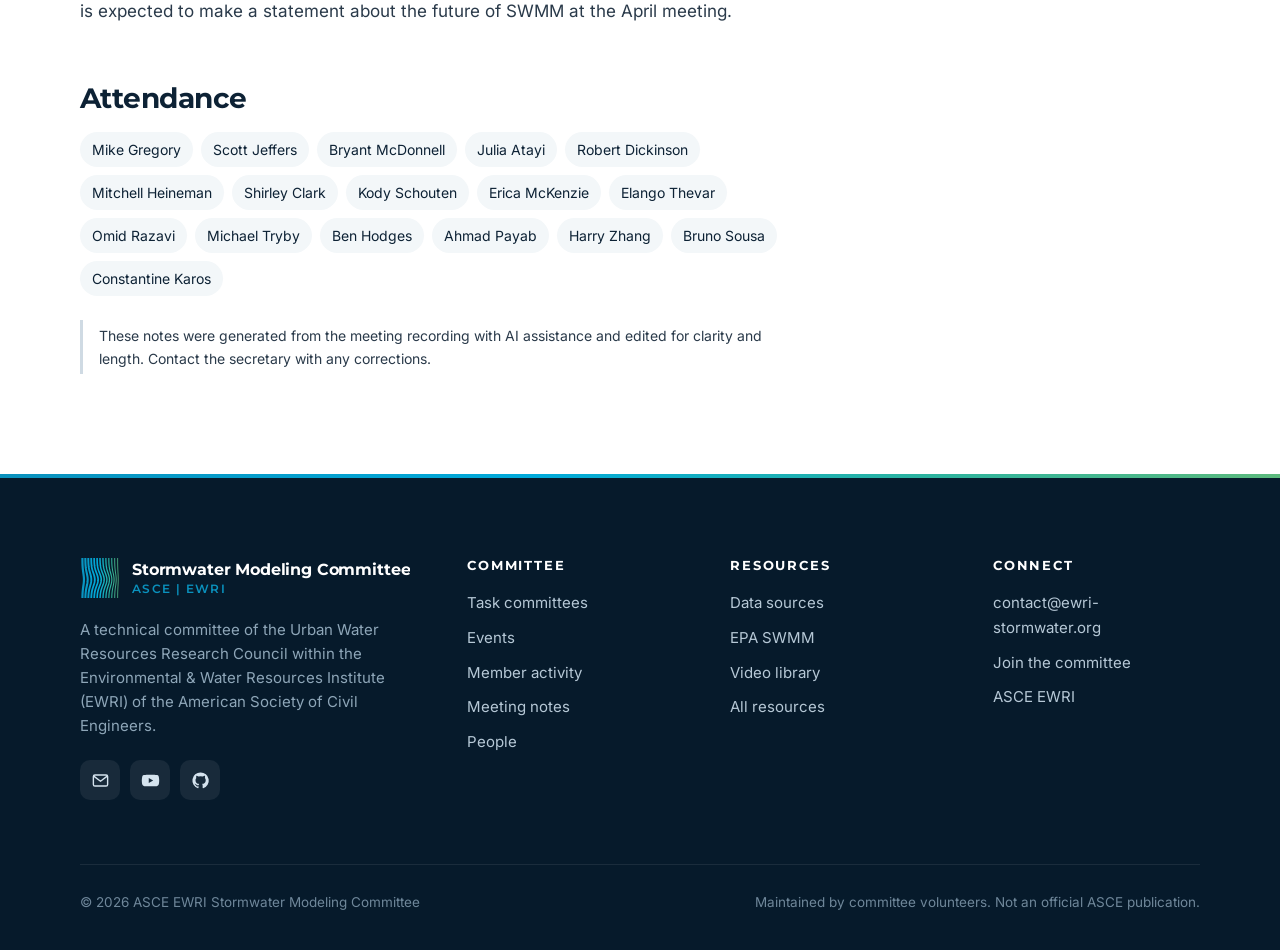
<file: MeetingNotes/2026-02-12-meeting-notes.html>
<!DOCTYPE html>
<html lang="en" class="no-js">
<head>
  <meta charset="utf-8">
  <meta name="viewport" content="width=device-width, initial-scale=1">
  <title>Meeting notes · February 12, 2026 | Stormwater Modeling Committee · ASCE EWRI</title>
  <meta name="description" content="Summary, decisions and action items from the February 12, 2026 meeting of the ASCE EWRI Stormwater Modeling Committee.">
  <link rel="canonical" href="https://ewri-stormwater.org/MeetingNotes/2026-02-12-meeting-notes.html">
  <meta name="theme-color" content="#061a2b">

  <meta property="og:type" content="website">
  <meta property="og:site_name" content="ASCE EWRI Stormwater Modeling Committee">
  <meta property="og:title" content="Meeting notes · February 12, 2026 | Stormwater Modeling Committee · ASCE EWRI">
  <meta property="og:description" content="Summary, decisions and action items from the February 12, 2026 meeting of the ASCE EWRI Stormwater Modeling Committee.">
  <meta property="og:url" content="https://ewri-stormwater.org/MeetingNotes/2026-02-12-meeting-notes.html">
  <meta property="og:image" content="https://ewri-stormwater.org/assets/img/og-image.png">
  <meta name="twitter:card" content="summary_large_image">

  <link rel="icon" href="../favicon.ico" sizes="any">
  <link rel="icon" type="image/svg+xml" href="../assets/img/mark-simple.svg">
  <link rel="icon" type="image/png" sizes="64x64" href="../assets/img/favicon-64.png">
  <link rel="apple-touch-icon" href="../assets/img/apple-touch-icon.png">
  <link rel="manifest" href="../site.webmanifest">

  <link rel="preload" href="../assets/fonts/montserrat-latin-700-normal.woff2" as="font" type="font/woff2" crossorigin>
  <link rel="preload" href="../assets/fonts/inter-latin-400-normal.woff2" as="font" type="font/woff2" crossorigin>
  <link rel="stylesheet" href="../assets/site.css?v=20261119e">
  <script defer src="../assets/site.js?v=20261119"></script>
  <script defer src="../assets/wall.js?v=20261119"></script>
</head>
<body class="inner">
<a class="skip-link" href="#main">Skip to content</a>
<header class="site-header">
  <div class="container">
    <nav class="nav" aria-label="Primary">
      <a class="brand" href="../index.html" aria-label="Stormwater Modeling Committee — home">
        <img src="../assets/img/mark-simple.svg" alt="" width="40" height="40">
        <span class="brand-text">
          <span class="brand-name">Stormwater Modeling Committee</span>
          <span class="brand-org">ASCE | EWRI</span>
        </span>
      </a>
      <div class="nav-links">
          <a href="../index.html#projects">Initiatives</a>
          <a href="../index.html#resources">Resources</a>
          <a href="../index.html#conferences">Events</a>
          <a href="../index.html#meeting-notes">Meeting Notes</a>
          <a href="../index.html#leadership">People</a>
        <a class="btn btn-primary btn-sm" href="../index.html#join">Get involved</a>
      </div>
      <button class="nav-toggle" type="button" aria-label="Open menu" aria-expanded="false" aria-controls="mobile-nav">
        <svg class="icon" aria-hidden="true"><use href="../assets/icons.svg#i-menu"></use></svg>
      </button>
    </nav>
  </div>
  <div class="mobile-nav" id="mobile-nav">
      <a href="../index.html#projects">Initiatives</a>
      <a href="../index.html#resources">Resources</a>
      <a href="../index.html#conferences">Events</a>
      <a href="../index.html#meeting-notes">Meeting Notes</a>
      <a href="../index.html#leadership">People</a>
      <a class="btn btn-primary" href="../index.html#join">Get involved</a>
  </div>
</header>

<main id="main">
  <section class="page-hero">
    <div class="wave-field" data-lines="30"></div>
    <div class="container">
      <nav class="crumbs" aria-label="Breadcrumb"><a href="../index.html">Home</a><span>/</span><a href="../index.html#meeting-notes">Meeting notes</a><span>/</span><span aria-current="page">February 12, 2026</span></nav>
      <span class="eyebrow light">Meeting notes</span>
      <h1>Committee meeting · February 12, 2026</h1>
      <p class="lead">New officers, a tool-neutral charter, and new task committees on design storms, SWMM testing and teaching tools.</p>
      <div class="hero-chips">
        <span class="chip"><svg class="icon" aria-hidden="true"><use href="../assets/icons.svg#i-calendar"></use></svg> <b>February 12, 2026</b></span>
        <span class="chip">Virtual meeting</span>
        <span class="chip">17 attendees</span>
      </div>
    </div>
  </section>

  <div class="page-body">
    <div class="container layout">
      <article class="prose minutes">
        <h2>Summary</h2>
        <p class="lede">The committee welcomed five new members and confirmed new officers: Erica McKenzie (Chair), Michael Gregory (Vice Chair) and Scott Jeffers (Secretary). Members affirmed that this is a tool-neutral committee open to every stormwater modeling platform.</p>
        <p>The committee formed a Design Storm National Standard task committee led by Mitch Heineman and agreed to form a task committee on SWMM testing and contributions led by Bryant McDonnell. The Real-Time Systems task committee continues under Robert Dickinson with support from Bryant McDonnell, and the Teaching Tools task committee was renewed under Michael Gregory and Scott Jeffers. Robert Dickinson presented on AI-assisted tool development, and Scott Jeffers gave an update on new SWMM development.</p>

        <h2>Decisions</h2>
        <ul>
          <li>Officers: Erica McKenzie, Chair · Michael Gregory, Vice Chair · Scott Jeffers, Secretary</li>
          <li>The committee is tool-neutral and addresses topics based on member interest</li>
          <li>New task committee: <a href="../Initiatives/design-storm-standards.html">Design Storm National Standard</a> (lead: Mitch Heineman)</li>
          <li>New task committee to be formed: <a href="../Initiatives/swmm-testing-protocol.html">SWMM testing and contributions</a> (lead: Bryant McDonnell)</li>
          <li>Continuing: <a href="../Initiatives/real-time-systems.html">Real-Time Systems</a> (lead: Robert Dickinson) and <a href="../Initiatives/teaching-tools.html">Teaching Tools</a> (leads: Michael Gregory and Scott Jeffers)</li>
        </ul>

        <h2>Action items</h2>
        <ul class="actions">
          <li><span><b>Bryant McDonnell</b> — Complete the task committee paperwork for the SWMM testing / contributions task committee and report on the plan and team at the next meeting.</span></li>
          <li><span><b>Bryant McDonnell</b> — Work with Michael Tryby and Constantine Karos to develop a standard set of tests that any version of SWMM can run to qualify.</span></li>
          <li><span><b>Mitch Heineman</b> — Lead the new Design Storm National Standard task committee with support from Constantine Karos and Elango Thevar.</span></li>
          <li><span><b>Scott Jeffers</b> — Coordinate the design storm group by email and host its work product online.</span></li>
          <li><span><b>Scott Jeffers</b> — Email Robert Dickinson and Bryant McDonnell to coordinate the Real-Time Systems task committee.</span></li>
          <li><span><b>Erica McKenzie</b> — Share the annual report form for the Real-Time Systems task committee to document continued activity.</span></li>
          <li><span><b>Scott Jeffers</b> — Discuss with Michael Gregory expanding the OpenSWMM site to host EWRI-branded training materials.</span></li>
          <li><span><b>Scott Jeffers</b> — Get feedback from Marcus Quigley on an open data task committee as a topic for the next meeting.</span></li>
          <li><span><b>Robert Dickinson</b> — Prepare a proposal for the legacy committee for discussion at the EWRI Congress in April.</span></li>
          <li><span><b>Elango Thevar</b> — Present a future Modeler Minute on using an AI assistant to run and discuss SWMM (INP) projects.</span></li>
          <li><span><b>Scott Jeffers</b> — Post the meeting notes on the website and send them to members, with individual email threads for each interested group.</span></li>
        </ul>

        <h2>Discussion</h2>
          <h3>Welcome and new members</h3>
          <p>Scott Jeffers introduced Elango Thevar, a water resources engineer working on AI and open-source tools for SWMM and EPANET. Shirley Clark introduced her Ph.D. student Omid Razavi, who studies soil compaction and infiltration in SWMM. Also joining were Kody Schouten, a project engineer focused on HEC-RAS and StormCAD; Constantine Karos, a hydraulic modeler interested in the SWMM engine; and Julia Atayi, a student at Morgan State University.</p>
          <h3>Officer transition</h3>
          <p>With Dayton Marchese stepping down, Erica McKenzie moved from Vice Chair to Chair, Michael Gregory from Secretary to Vice Chair, and Scott Jeffers joined as Secretary. Erica emphasized that officers organize meetings, while members set the committee’s direction and staff its task committees.</p>
          <h3>Purpose of the committee</h3>
          <p>Members discussed the scope of the committee. New members highlighted GPU-accelerated 2D modeling, AI-assisted workflows, and making the SWMM engine more modular and better tested. Scott Jeffers noted that this is the Stormwater Modeling Committee, not a SWMM committee, and the group agreed it is a tool-neutral committee open to HEC-RAS, HydroCAD and every other platform. Mitch Heineman observed that SWMM is the only open-source engine among those discussed.</p>
          <h3>Task committee expectations</h3>
          <p>Michael Gregory asked members to commit only to work they are enthusiastic about and can deliver, favoring fewer, achievable task committees. Scott Jeffers offered EWRI/ASCE co-branding as a way to support members’ community projects, as long as the content is educational rather than promotional.</p>
          <h3>Real-Time Systems</h3>
          <p>The task committee had been inactive and was considered for sunset. Robert Dickinson volunteered to lead it, citing his SWMM Anywhere prototype that builds SWMM models from OpenStreetMap data, and Bryant McDonnell offered support. Erica McKenzie confirmed the committee continues and will need an annual report.</p>
          <h3>Teaching Tools</h3>
          <p>Deliverables to date include YouTube tutorials, a workshop at the 2025 Congress in Alaska, and an open online SWMM manual, which Robert Dickinson has indexed against the engine source. The near-term goal is training material for the new SWMM release ahead of the April workshop. The task committee was renewed.</p>
          <h3>Design Storm National Standard</h3>
          <p>Mitch Heineman proposed a task committee on design storm standards: shaping storms that conform to NOAA Atlas depths at all durations and replacing outdated SCS distributions. Shirley Clark reported that preliminary Atlas 15 volumes for the contiguous U.S. are expected in late 2026 to early 2027, with final release in 2027. Mitch will lead, with Constantine Karos as deputy and Elango Thevar contributing.</p>
          <h3>SWMM testing and contributions</h3>
          <p>Bryant McDonnell proposed a standard test suite that any SWMM version or fork must pass. Constantine Karos noted that legacy tests are outdated and too simple. Members agreed the benchmarks need judicious version control and should build on the standard INP, OUT and RPT formats, with test models hosted in a public GitHub repository. A task committee will be formed to make contributing to SWMM easier.</p>
          <h3>ASCE2027</h3>
          <p>Shirley Clark noted that the committee’s work aligns with ASCE’s resilience themes for the unified ASCE2027 conference in Philadelphia and encouraged members to submit content.</p>
          <h3>AI-assisted development</h3>
          <p>Robert Dickinson demonstrated a series of interactive tools built with AI coding assistants, including browser-based WebAssembly builds of the SWMM engine, comparisons across SWMM 3, 4 and 5, and an interactive version of Bill James’s rules for responsible modeling, all published openly on GitHub.</p>
          <h3>New SWMM development</h3>
          <p>Scott Jeffers reported that a beta of the new SWMM is approaching external testing, with roughly three-times faster runtimes, a new interface and a path toward 2D modeling. Initial startup activity is funded by an EWRI innovation grant. Bryant McDonnell and Robert Dickinson stressed the importance of an open-source license and community contributions. Michael Tryby clarified that EPA cannot endorse third-party products and that SWMM has historically been source-available rather than formally open source. EPA is expected to make a statement about the future of SWMM at the April meeting.</p>

        <h2>Attendance</h2>
        <ul class="attendance"><li>Mike Gregory</li><li>Scott Jeffers</li><li>Bryant McDonnell</li><li>Julia Atayi</li><li>Robert Dickinson</li><li>Mitchell Heineman</li><li>Shirley Clark</li><li>Kody Schouten</li><li>Erica McKenzie</li><li>Elango Thevar</li><li>Omid Razavi</li><li>Michael Tryby</li><li>Ben Hodges</li><li>Ahmad Payab</li><li>Harry Zhang</li><li>Bruno Sousa</li><li>Constantine Karos</li></ul>

        <p class="disclaimer">These notes were generated from the meeting recording with AI assistance and edited for clarity and length. Contact the secretary with any corrections.</p>
      </article>

      <aside class="aside">
        <div class="panel">
          <h3>Meeting details</h3>
          <dl>
            <div><dt>Date</dt><dd>February 12, 2026</dd></div>
            <div><dt>Chair</dt><dd>Erica McKenzie</dd></div>
            <div><dt>Notes</dt><dd>Scott Jeffers, Secretary</dd></div>
            <div><dt>Next meeting</dt><dd>April 28, 2026 · EWRI Congress, Mobile, AL (hybrid)</dd></div>
          </dl>
        </div>
        <div class="panel tint">
          <h3>Corrections?</h3>
          <p>If something here doesn’t match your recollection, let us know.</p>
          <a class="btn btn-outline btn-sm" href="mailto:contact@ewri-stormwater.org?subject=Meeting%20notes%20correction%3A%20Feb%2012%2C%202026">Email the secretary</a>
        </div>
      </aside>
    </div>
  </div>
</main>
<div class="footer-rule" aria-hidden="true"></div>
<footer class="site-footer">
  <div class="container">
    <div class="footer-grid">
      <div class="footer-brand">
        <a class="brand" href="../index.html">
          <img src="../assets/img/mark-simple.svg" alt="" width="40" height="40">
          <span class="brand-text">
            <span class="brand-name">Stormwater Modeling Committee</span>
            <span class="brand-org">ASCE | EWRI</span>
          </span>
        </a>
        <p>A technical committee of the Urban Water Resources Research Council within the Environmental &amp; Water Resources Institute (EWRI) of the American Society of Civil Engineers.</p>
        <div class="socials">
          <a href="mailto:contact@ewri-stormwater.org" aria-label="Email the committee"><svg class="icon" aria-hidden="true"><use href="../assets/icons.svg#i-mail"></use></svg></a>
          <a href="https://www.youtube.com/@StormwaterModelingEWRI" aria-label="YouTube channel" target="_blank" rel="noopener"><svg class="icon" aria-hidden="true"><use href="../assets/icons.svg#i-youtube"></use></svg></a>
          <a href="https://github.com/scott-jeffers/ewri-stormwater-committee" aria-label="Website source on GitHub" target="_blank" rel="noopener"><svg class="icon" aria-hidden="true"><use href="../assets/icons.svg#i-github"></use></svg></a>
        </div>
      </div>
      <div>
        <h4>Committee</h4>
        <ul>
          <li><a href="../index.html#projects">Task committees</a></li>
          <li><a href="../index.html#conferences">Events</a></li>
          <li><a href="../activity.html">Member activity</a></li>
          <li><a href="../index.html#meeting-notes">Meeting notes</a></li>
          <li><a href="../index.html#leadership">People</a></li>
        </ul>
      </div>
      <div>
        <h4>Resources</h4>
        <ul>
          <li><a href="../Resources/data-sources.html">Data sources</a></li>
          <li><a href="https://www.epa.gov/water-research/storm-water-management-model-swmm" target="_blank" rel="noopener">EPA SWMM</a></li>
          <li><a href="https://www.youtube.com/@StormwaterModelingEWRI" target="_blank" rel="noopener">Video library</a></li>
          <li><a href="../index.html#resources">All resources</a></li>
        </ul>
      </div>
      <div>
        <h4>Connect</h4>
        <ul>
          <li><a href="mailto:contact@ewri-stormwater.org">contact@ewri-stormwater.org</a></li>
          <li><a href="../index.html#join">Join the committee</a></li>
          <li><a href="https://www.asce.org/communities/institutes-and-technical-groups/environmental-and-water-resources-institute" target="_blank" rel="noopener">ASCE EWRI</a></li>
        </ul>
      </div>
    </div>
    <div class="footer-bottom">
      <span>© 2026 ASCE EWRI Stormwater Modeling Committee</span>
      <span>Maintained by committee volunteers. Not an official ASCE publication.</span>
    </div>
  </div>
</footer>
</body>
</html>
</file>
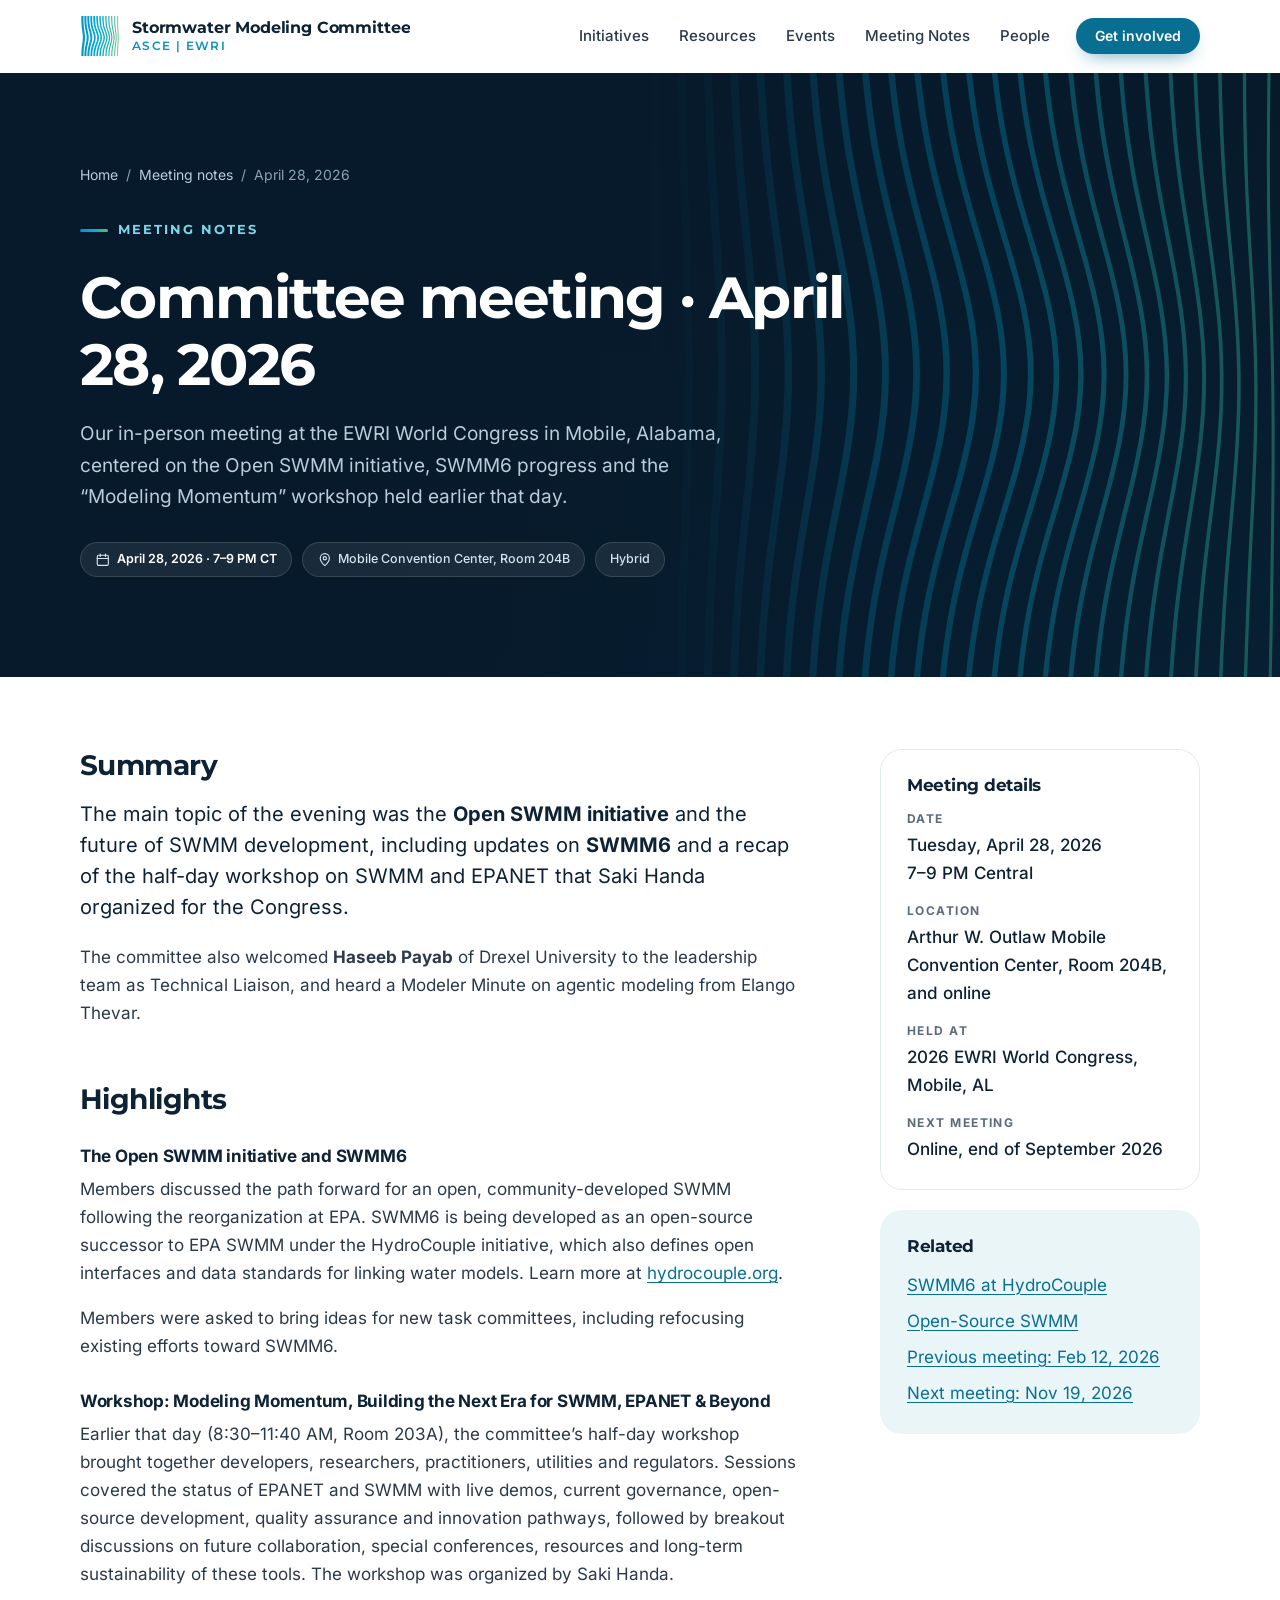
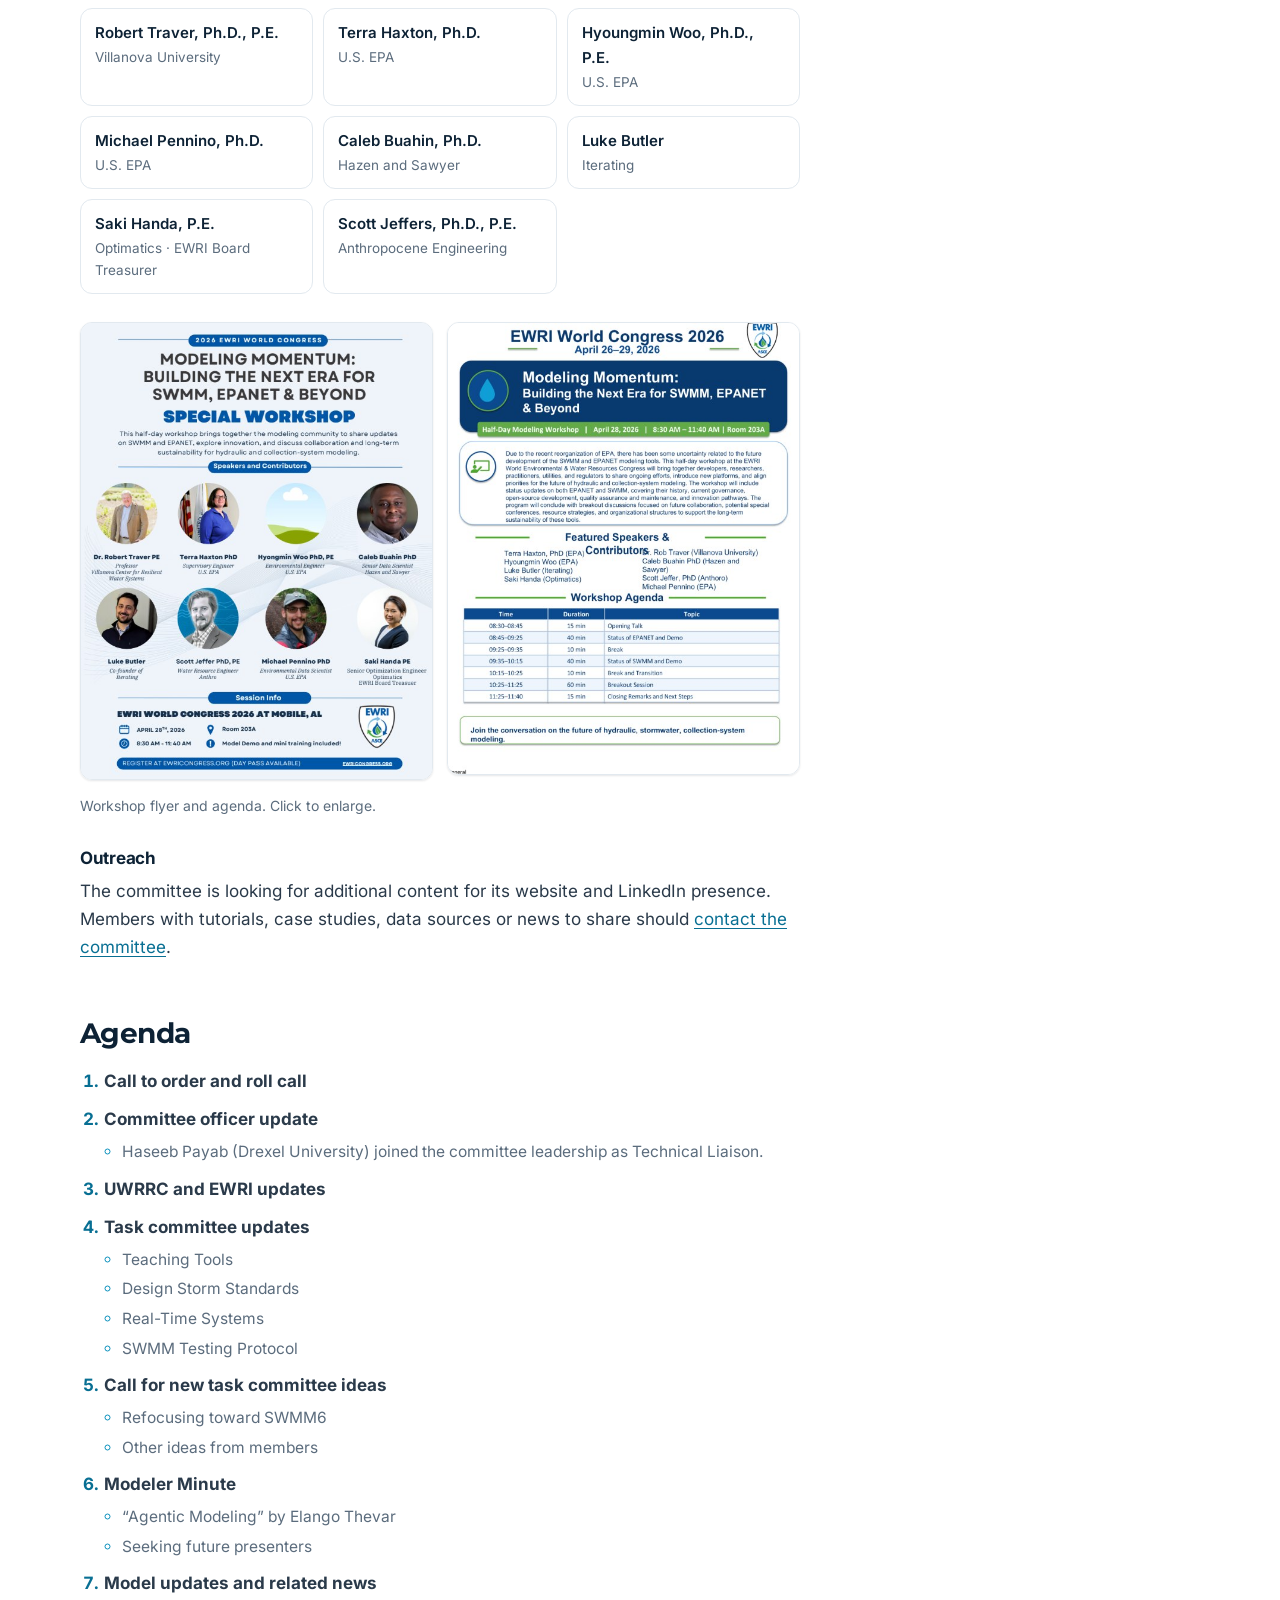
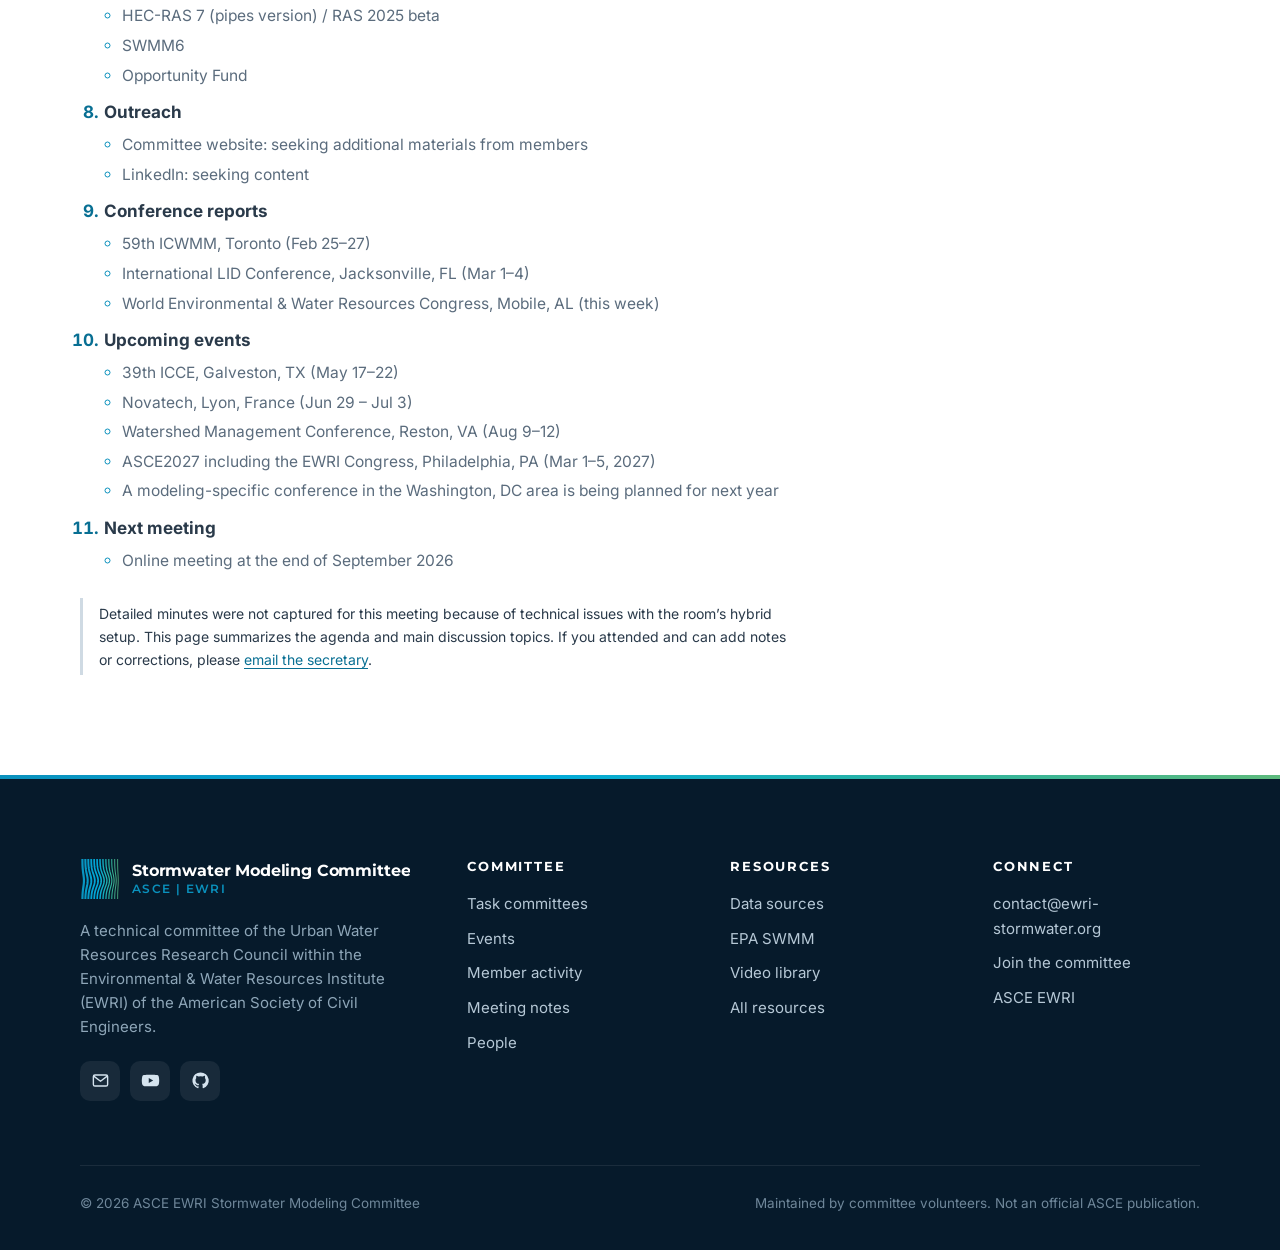
<file: MeetingNotes/2026-04-28-meeting-notes.html>
<!DOCTYPE html>
<html lang="en" class="no-js">
<head>
  <meta charset="utf-8">
  <meta name="viewport" content="width=device-width, initial-scale=1">
  <title>Meeting notes · April 28, 2026 | Stormwater Modeling Committee · ASCE EWRI</title>
  <meta name="description" content="Summary and agenda of the April 28, 2026 meeting of the ASCE EWRI Stormwater Modeling Committee at the EWRI World Congress in Mobile, AL: the Open SWMM initiative, SWMM6 and the Modeling Momentum workshop.">
  <link rel="canonical" href="https://ewri-stormwater.org/MeetingNotes/2026-04-28-meeting-notes.html">
  <meta name="theme-color" content="#061a2b">

  <meta property="og:type" content="website">
  <meta property="og:site_name" content="ASCE EWRI Stormwater Modeling Committee">
  <meta property="og:title" content="Meeting notes · April 28, 2026 | Stormwater Modeling Committee · ASCE EWRI">
  <meta property="og:description" content="Summary and agenda of the April 28, 2026 meeting of the ASCE EWRI Stormwater Modeling Committee at the EWRI World Congress in Mobile, AL: the Open SWMM initiative, SWMM6 and the Modeling Momentum workshop.">
  <meta property="og:url" content="https://ewri-stormwater.org/MeetingNotes/2026-04-28-meeting-notes.html">
  <meta property="og:image" content="https://ewri-stormwater.org/assets/img/og-image.png">
  <meta name="twitter:card" content="summary_large_image">

  <link rel="icon" href="../favicon.ico" sizes="any">
  <link rel="icon" type="image/svg+xml" href="../assets/img/mark-simple.svg">
  <link rel="icon" type="image/png" sizes="64x64" href="../assets/img/favicon-64.png">
  <link rel="apple-touch-icon" href="../assets/img/apple-touch-icon.png">
  <link rel="manifest" href="../site.webmanifest">

  <link rel="preload" href="../assets/fonts/montserrat-latin-700-normal.woff2" as="font" type="font/woff2" crossorigin>
  <link rel="preload" href="../assets/fonts/inter-latin-400-normal.woff2" as="font" type="font/woff2" crossorigin>
  <link rel="stylesheet" href="../assets/site.css?v=20261119e">
  <script defer src="../assets/site.js?v=20261119"></script>
  <script defer src="../assets/wall.js?v=20261119"></script>
</head>
<body class="inner">
<a class="skip-link" href="#main">Skip to content</a>
<header class="site-header">
  <div class="container">
    <nav class="nav" aria-label="Primary">
      <a class="brand" href="../index.html" aria-label="Stormwater Modeling Committee — home">
        <img src="../assets/img/mark-simple.svg" alt="" width="40" height="40">
        <span class="brand-text">
          <span class="brand-name">Stormwater Modeling Committee</span>
          <span class="brand-org">ASCE | EWRI</span>
        </span>
      </a>
      <div class="nav-links">
          <a href="../index.html#projects">Initiatives</a>
          <a href="../index.html#resources">Resources</a>
          <a href="../index.html#conferences">Events</a>
          <a href="../index.html#meeting-notes">Meeting Notes</a>
          <a href="../index.html#leadership">People</a>
        <a class="btn btn-primary btn-sm" href="../index.html#join">Get involved</a>
      </div>
      <button class="nav-toggle" type="button" aria-label="Open menu" aria-expanded="false" aria-controls="mobile-nav">
        <svg class="icon" aria-hidden="true"><use href="../assets/icons.svg#i-menu"></use></svg>
      </button>
    </nav>
  </div>
  <div class="mobile-nav" id="mobile-nav">
      <a href="../index.html#projects">Initiatives</a>
      <a href="../index.html#resources">Resources</a>
      <a href="../index.html#conferences">Events</a>
      <a href="../index.html#meeting-notes">Meeting Notes</a>
      <a href="../index.html#leadership">People</a>
      <a class="btn btn-primary" href="../index.html#join">Get involved</a>
  </div>
</header>

<main id="main">
  <section class="page-hero">
    <div class="wave-field" data-lines="30"></div>
    <div class="container">
      <nav class="crumbs" aria-label="Breadcrumb"><a href="../index.html">Home</a><span>/</span><a href="../index.html#meeting-notes">Meeting notes</a><span>/</span><span aria-current="page">April 28, 2026</span></nav>
      <span class="eyebrow light">Meeting notes</span>
      <h1>Committee meeting · April 28, 2026</h1>
      <p class="lead">Our in-person meeting at the EWRI World Congress in Mobile, Alabama, centered on the Open SWMM initiative, SWMM6 progress and the “Modeling Momentum” workshop held earlier that day.</p>
      <div class="hero-chips">
        <span class="chip"><svg class="icon" aria-hidden="true"><use href="../assets/icons.svg#i-calendar"></use></svg> <b>April 28, 2026 · 7–9 PM CT</b></span>
        <span class="chip"><svg class="icon" aria-hidden="true"><use href="../assets/icons.svg#i-pin"></use></svg> Mobile Convention Center, Room 204B</span>
        <span class="chip">Hybrid</span>
      </div>
    </div>
  </section>

  <div class="page-body">
    <div class="container layout">
      <article class="prose minutes">
        <h2>Summary</h2>
        <p class="lede">The main topic of the evening was the <b>Open SWMM initiative</b> and the future of SWMM development, including updates on <b>SWMM6</b> and a recap of the half-day workshop on SWMM and EPANET that Saki Handa organized for the Congress.</p>
        <p>The committee also welcomed <b>Haseeb Payab</b> of Drexel University to the leadership team as Technical Liaison, and heard a Modeler Minute on agentic modeling from Elango Thevar.</p>

        <h2>Highlights</h2>
        <h3>The Open SWMM initiative and SWMM6</h3>
        <p>Members discussed the path forward for an open, community-developed SWMM following the reorganization at EPA. SWMM6 is being developed as an open-source successor to EPA SWMM under the HydroCouple initiative, which also defines open interfaces and data standards for linking water models. Learn more at <a href="https://www.hydrocouple.org/" target="_blank" rel="noopener">hydrocouple.org</a>.</p>
        <p>Members were asked to bring ideas for new task committees, including refocusing existing efforts toward SWMM6.</p>

        <h3>Workshop: Modeling Momentum, Building the Next Era for SWMM, EPANET &amp; Beyond</h3>
        <p>Earlier that day (8:30–11:40 AM, Room 203A), the committee’s half-day workshop brought together developers, researchers, practitioners, utilities and regulators. Sessions covered the status of EPANET and SWMM with live demos, current governance, open-source development, quality assurance and innovation pathways, followed by breakout discussions on future collaboration, special conferences, resources and long-term sustainability of these tools. The workshop was organized by Saki Handa.</p>
        <ul class="speakers"><li><b>Robert Traver, Ph.D., P.E.</b><span>Villanova University</span></li><li><b>Terra Haxton, Ph.D.</b><span>U.S. EPA</span></li><li><b>Hyoungmin Woo, Ph.D., P.E.</b><span>U.S. EPA</span></li><li><b>Michael Pennino, Ph.D.</b><span>U.S. EPA</span></li><li><b>Caleb Buahin, Ph.D.</b><span>Hazen and Sawyer</span></li><li><b>Luke Butler</b><span>Iterating</span></li><li><b>Saki Handa, P.E.</b><span>Optimatics · EWRI Board Treasurer</span></li><li><b>Scott Jeffers, Ph.D., P.E.</b><span>Anthropocene Engineering</span></li></ul>
        <figure class="flyer">
          <a href="../assets/img/meetings/2026-04-28-workshop-flyer.jpg" target="_blank" rel="noopener"><img src="../assets/img/meetings/2026-04-28-workshop-flyer.jpg" alt="Flyer for the Modeling Momentum workshop at the 2026 EWRI World Congress, listing speakers and session details" loading="lazy"></a>
          <a href="../assets/img/meetings/2026-04-28-workshop-agenda.jpg" target="_blank" rel="noopener"><img src="../assets/img/meetings/2026-04-28-workshop-agenda.jpg" alt="Workshop description and agenda: opening talk, status of EPANET and demo, status of SWMM and demo, breakout session, closing remarks" loading="lazy"></a>
          <figcaption>Workshop flyer and agenda. Click to enlarge.</figcaption>
        </figure>

        <h3>Outreach</h3>
        <p>The committee is looking for additional content for its website and LinkedIn presence. Members with tutorials, case studies, data sources or news to share should <a href="mailto:contact@ewri-stormwater.org">contact the committee</a>.</p>

        <h2>Agenda</h2>
        <ol class="agenda">
          <li><b>Call to order and roll call</b></li>
          <li><b>Committee officer update</b><ul><li>Haseeb Payab (Drexel University) joined the committee leadership as Technical Liaison.</li></ul></li>
          <li><b>UWRRC and EWRI updates</b></li>
          <li><b>Task committee updates</b><ul><li>Teaching Tools</li><li>Design Storm Standards</li><li>Real-Time Systems</li><li>SWMM Testing Protocol</li></ul></li>
          <li><b>Call for new task committee ideas</b><ul><li>Refocusing toward SWMM6</li><li>Other ideas from members</li></ul></li>
          <li><b>Modeler Minute</b><ul><li>“Agentic Modeling” by Elango Thevar</li><li>Seeking future presenters</li></ul></li>
          <li><b>Model updates and related news</b><ul><li>HEC-RAS 7 (pipes version) / RAS 2025 beta</li><li>SWMM6</li><li>Opportunity Fund</li></ul></li>
          <li><b>Outreach</b><ul><li>Committee website: seeking additional materials from members</li><li>LinkedIn: seeking content</li></ul></li>
          <li><b>Conference reports</b><ul><li>59th ICWMM, Toronto (Feb 25–27)</li><li>International LID Conference, Jacksonville, FL (Mar 1–4)</li><li>World Environmental & Water Resources Congress, Mobile, AL (this week)</li></ul></li>
          <li><b>Upcoming events</b><ul><li>39th ICCE, Galveston, TX (May 17–22)</li><li>Novatech, Lyon, France (Jun 29 – Jul 3)</li><li>Watershed Management Conference, Reston, VA (Aug 9–12)</li><li>ASCE2027 including the EWRI Congress, Philadelphia, PA (Mar 1–5, 2027)</li><li>A modeling-specific conference in the Washington, DC area is being planned for next year</li></ul></li>
          <li><b>Next meeting</b><ul><li>Online meeting at the end of September 2026</li></ul></li>
        </ol>

        <p class="disclaimer">Detailed minutes were not captured for this meeting because of technical issues with the room’s hybrid setup. This page summarizes the agenda and main discussion topics. If you attended and can add notes or corrections, please <a href="mailto:contact@ewri-stormwater.org?subject=Notes%3A%20April%2028%2C%202026%20meeting">email the secretary</a>.</p>
      </article>

      <aside class="aside">
        <div class="panel">
          <h3>Meeting details</h3>
          <dl>
            <div><dt>Date</dt><dd>Tuesday, April 28, 2026<br>7–9 PM Central</dd></div>
            <div><dt>Location</dt><dd>Arthur W. Outlaw Mobile Convention Center, Room 204B, and online</dd></div>
            <div><dt>Held at</dt><dd>2026 EWRI World Congress, Mobile, AL</dd></div>
            <div><dt>Next meeting</dt><dd>Online, end of September 2026</dd></div>
          </dl>
        </div>
        <div class="panel tint">
          <h3>Related</h3>
          <ul style="list-style:none;margin:0;padding:0;display:grid;gap:8px">
            <li><a href="https://www.hydrocouple.org/" target="_blank" rel="noopener">SWMM6 at HydroCouple</a></li>
            <li><a href="https://open-source-swmm.com/" target="_blank" rel="noopener">Open-Source SWMM</a></li>
            <li><a href="2026-02-12-meeting-notes.html">Previous meeting: Feb 12, 2026</a></li>
            <li><a href="2026-11-19-meeting-notes.html">Next meeting: Nov 19, 2026</a></li>
          </ul>
        </div>
      </aside>
    </div>
  </div>
</main>
<div class="footer-rule" aria-hidden="true"></div>
<footer class="site-footer">
  <div class="container">
    <div class="footer-grid">
      <div class="footer-brand">
        <a class="brand" href="../index.html">
          <img src="../assets/img/mark-simple.svg" alt="" width="40" height="40">
          <span class="brand-text">
            <span class="brand-name">Stormwater Modeling Committee</span>
            <span class="brand-org">ASCE | EWRI</span>
          </span>
        </a>
        <p>A technical committee of the Urban Water Resources Research Council within the Environmental &amp; Water Resources Institute (EWRI) of the American Society of Civil Engineers.</p>
        <div class="socials">
          <a href="mailto:contact@ewri-stormwater.org" aria-label="Email the committee"><svg class="icon" aria-hidden="true"><use href="../assets/icons.svg#i-mail"></use></svg></a>
          <a href="https://www.youtube.com/@StormwaterModelingEWRI" aria-label="YouTube channel" target="_blank" rel="noopener"><svg class="icon" aria-hidden="true"><use href="../assets/icons.svg#i-youtube"></use></svg></a>
          <a href="https://github.com/scott-jeffers/ewri-stormwater-committee" aria-label="Website source on GitHub" target="_blank" rel="noopener"><svg class="icon" aria-hidden="true"><use href="../assets/icons.svg#i-github"></use></svg></a>
        </div>
      </div>
      <div>
        <h4>Committee</h4>
        <ul>
          <li><a href="../index.html#projects">Task committees</a></li>
          <li><a href="../index.html#conferences">Events</a></li>
          <li><a href="../activity.html">Member activity</a></li>
          <li><a href="../index.html#meeting-notes">Meeting notes</a></li>
          <li><a href="../index.html#leadership">People</a></li>
        </ul>
      </div>
      <div>
        <h4>Resources</h4>
        <ul>
          <li><a href="../Resources/data-sources.html">Data sources</a></li>
          <li><a href="https://www.epa.gov/water-research/storm-water-management-model-swmm" target="_blank" rel="noopener">EPA SWMM</a></li>
          <li><a href="https://www.youtube.com/@StormwaterModelingEWRI" target="_blank" rel="noopener">Video library</a></li>
          <li><a href="../index.html#resources">All resources</a></li>
        </ul>
      </div>
      <div>
        <h4>Connect</h4>
        <ul>
          <li><a href="mailto:contact@ewri-stormwater.org">contact@ewri-stormwater.org</a></li>
          <li><a href="../index.html#join">Join the committee</a></li>
          <li><a href="https://www.asce.org/communities/institutes-and-technical-groups/environmental-and-water-resources-institute" target="_blank" rel="noopener">ASCE EWRI</a></li>
        </ul>
      </div>
    </div>
    <div class="footer-bottom">
      <span>© 2026 ASCE EWRI Stormwater Modeling Committee</span>
      <span>Maintained by committee volunteers. Not an official ASCE publication.</span>
    </div>
  </div>
</footer>
</body>
</html>
</file>
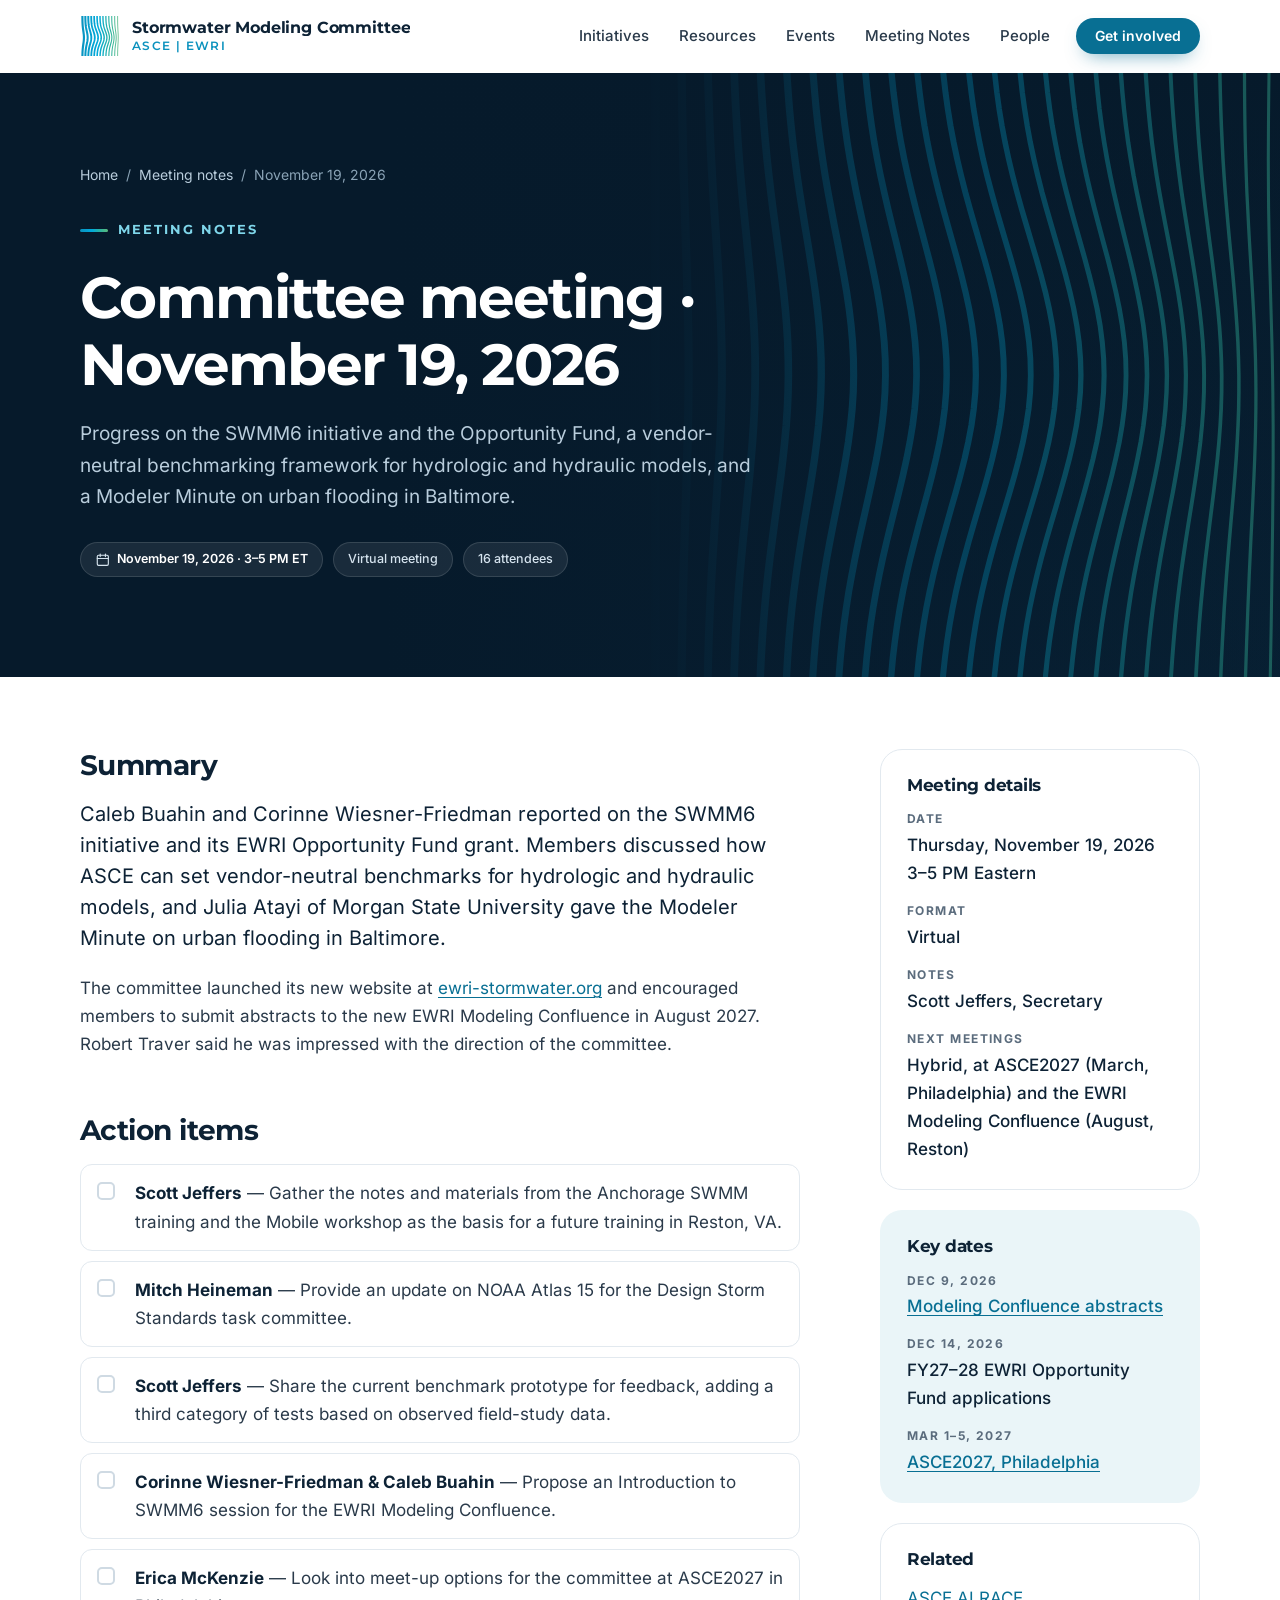
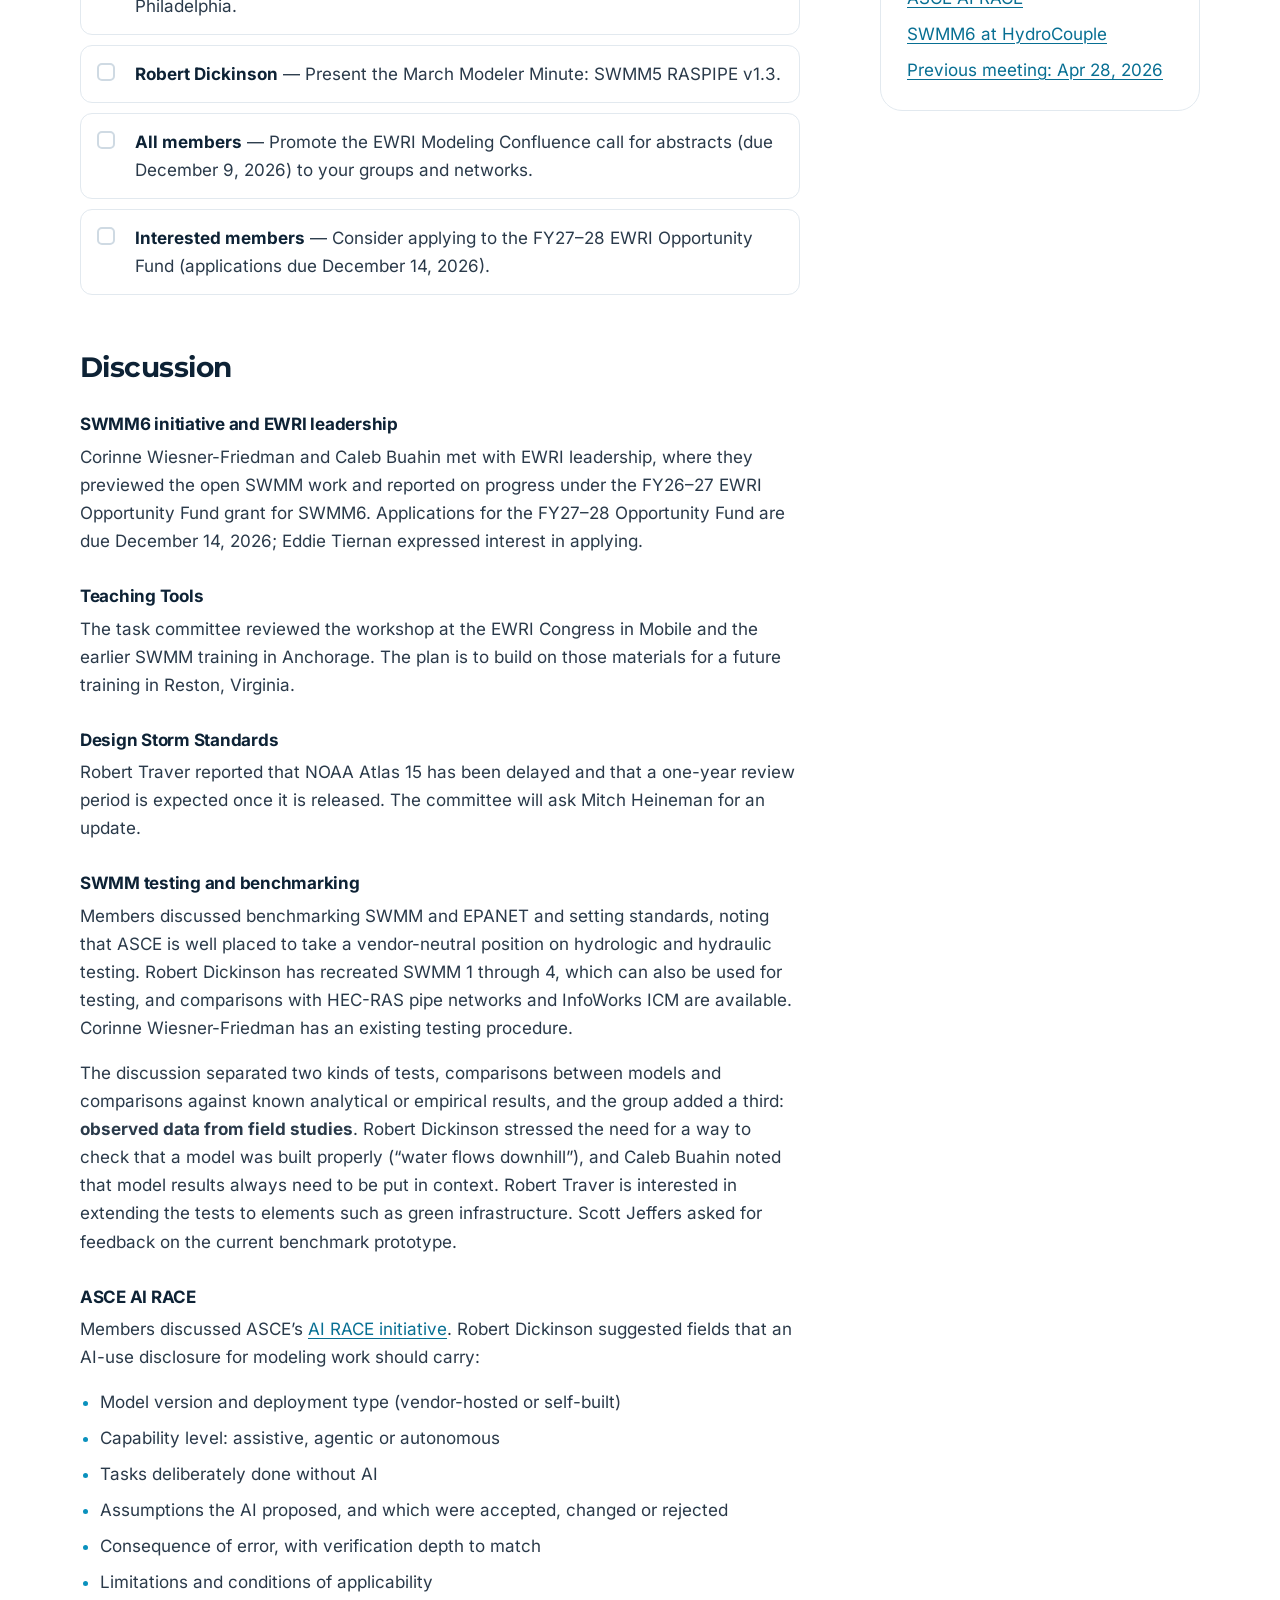
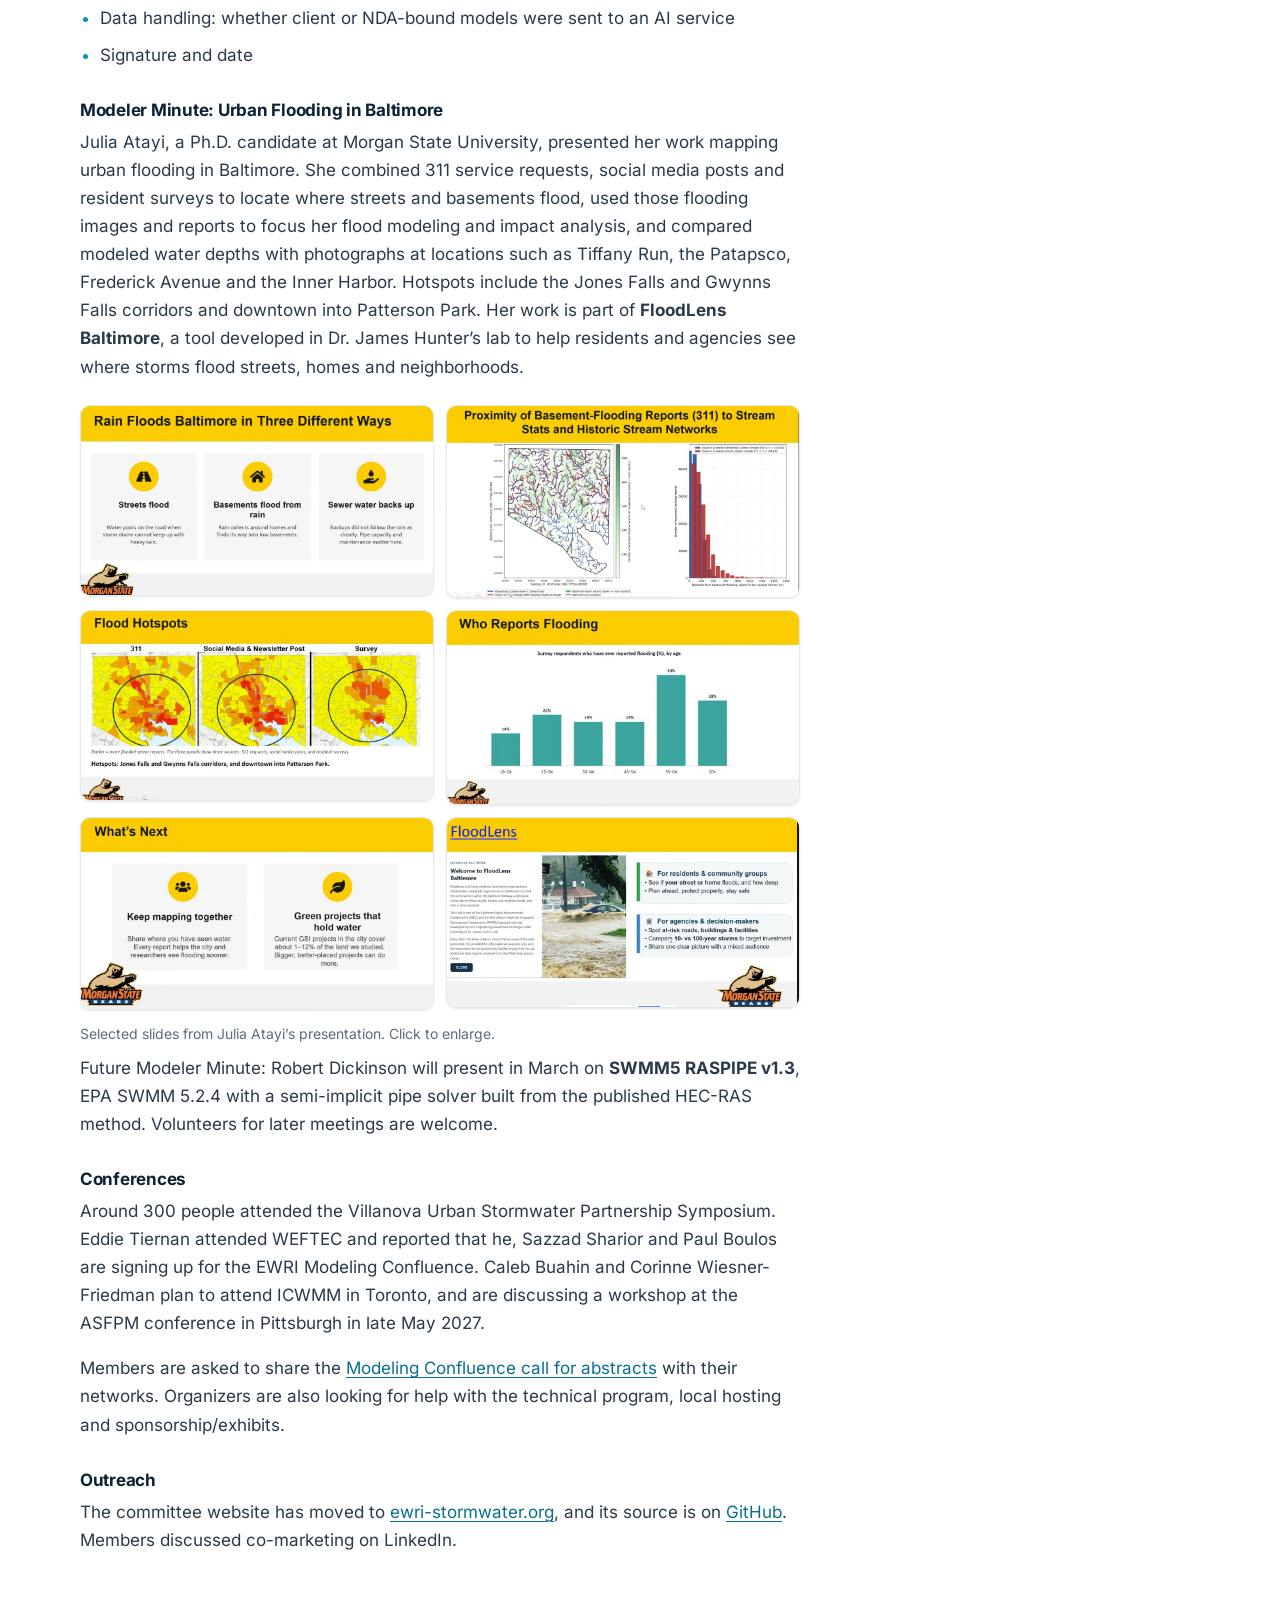
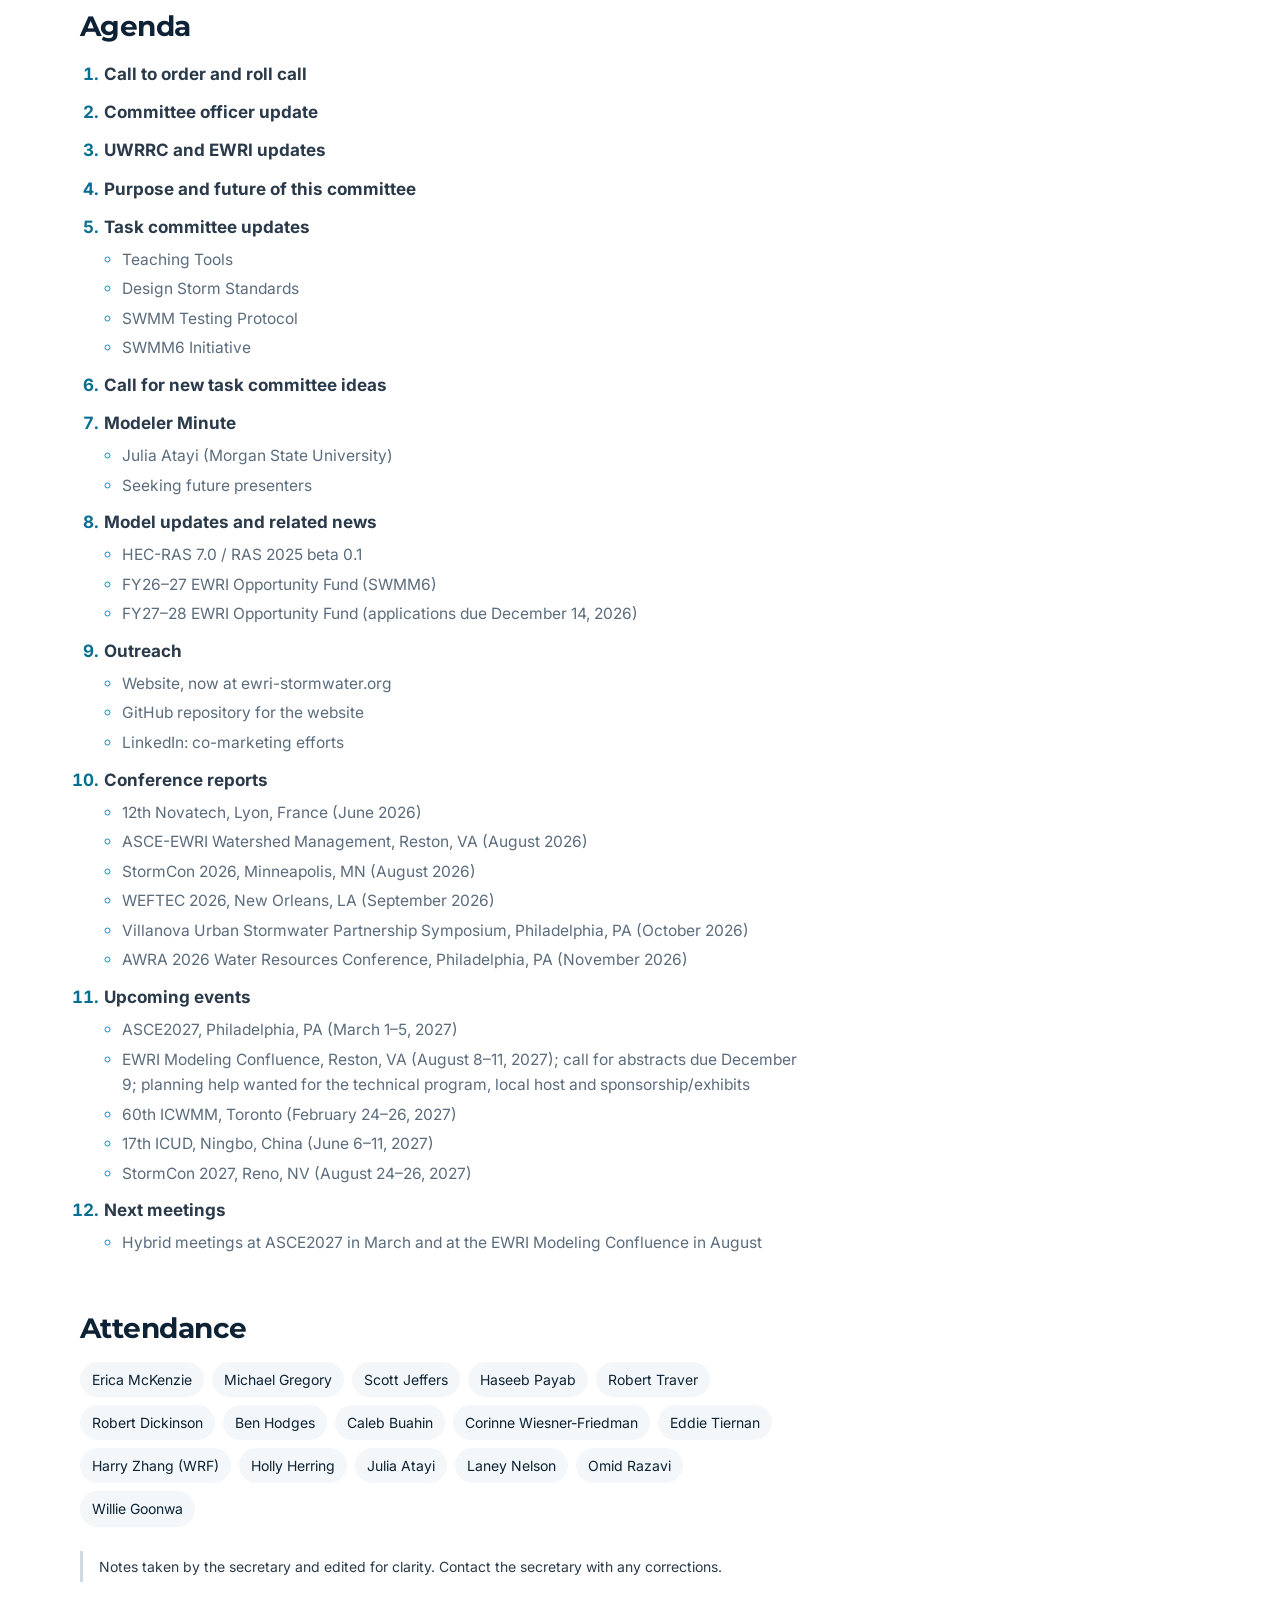
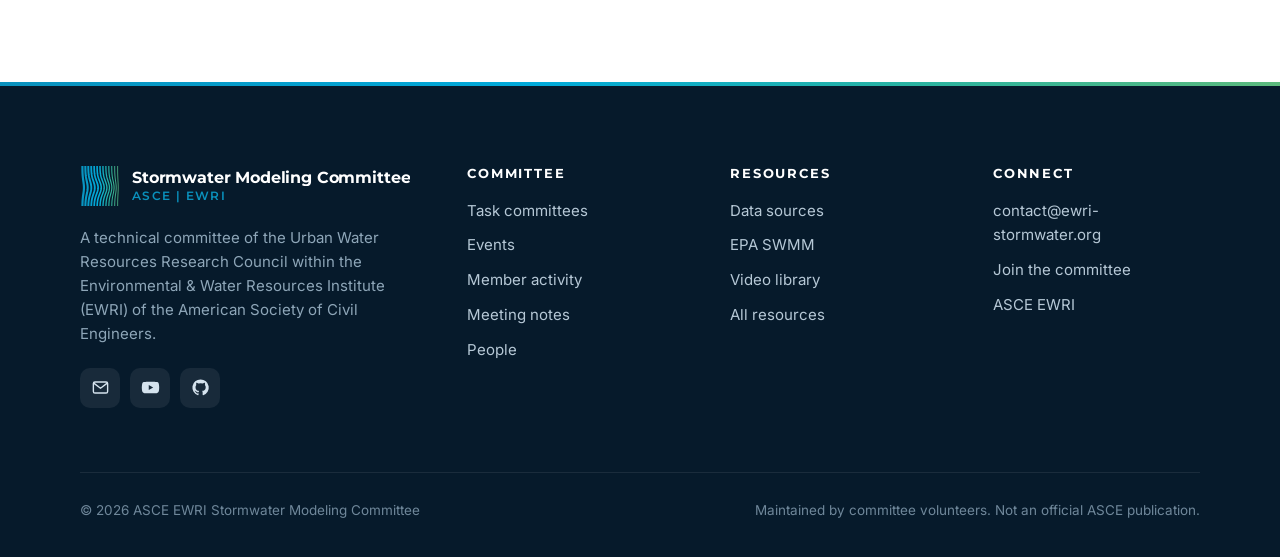
<file: MeetingNotes/2026-11-19-meeting-notes.html>
<!DOCTYPE html>
<html lang="en" class="no-js">
<head>
  <meta charset="utf-8">
  <meta name="viewport" content="width=device-width, initial-scale=1">
  <title>Meeting notes · November 19, 2026 | Stormwater Modeling Committee · ASCE EWRI</title>
  <meta name="description" content="Summary, action items and discussion from the November 19, 2026 meeting of the ASCE EWRI Stormwater Modeling Committee: SWMM6, model benchmarking, ASCE AI RACE and urban flooding in Baltimore.">
  <link rel="canonical" href="https://ewri-stormwater.org/MeetingNotes/2026-11-19-meeting-notes.html">
  <meta name="theme-color" content="#061a2b">

  <meta property="og:type" content="website">
  <meta property="og:site_name" content="ASCE EWRI Stormwater Modeling Committee">
  <meta property="og:title" content="Meeting notes · November 19, 2026 | Stormwater Modeling Committee · ASCE EWRI">
  <meta property="og:description" content="Summary, action items and discussion from the November 19, 2026 meeting of the ASCE EWRI Stormwater Modeling Committee: SWMM6, model benchmarking, ASCE AI RACE and urban flooding in Baltimore.">
  <meta property="og:url" content="https://ewri-stormwater.org/MeetingNotes/2026-11-19-meeting-notes.html">
  <meta property="og:image" content="https://ewri-stormwater.org/assets/img/og-image.png">
  <meta name="twitter:card" content="summary_large_image">

  <link rel="icon" href="../favicon.ico" sizes="any">
  <link rel="icon" type="image/svg+xml" href="../assets/img/mark-simple.svg">
  <link rel="icon" type="image/png" sizes="64x64" href="../assets/img/favicon-64.png">
  <link rel="apple-touch-icon" href="../assets/img/apple-touch-icon.png">
  <link rel="manifest" href="../site.webmanifest">

  <link rel="preload" href="../assets/fonts/montserrat-latin-700-normal.woff2" as="font" type="font/woff2" crossorigin>
  <link rel="preload" href="../assets/fonts/inter-latin-400-normal.woff2" as="font" type="font/woff2" crossorigin>
  <link rel="stylesheet" href="../assets/site.css?v=20261119e">
  <script defer src="../assets/site.js?v=20261119"></script>
  <script defer src="../assets/wall.js?v=20261119"></script>
</head>
<body class="inner">
<a class="skip-link" href="#main">Skip to content</a>
<header class="site-header">
  <div class="container">
    <nav class="nav" aria-label="Primary">
      <a class="brand" href="../index.html" aria-label="Stormwater Modeling Committee — home">
        <img src="../assets/img/mark-simple.svg" alt="" width="40" height="40">
        <span class="brand-text">
          <span class="brand-name">Stormwater Modeling Committee</span>
          <span class="brand-org">ASCE | EWRI</span>
        </span>
      </a>
      <div class="nav-links">
          <a href="../index.html#projects">Initiatives</a>
          <a href="../index.html#resources">Resources</a>
          <a href="../index.html#conferences">Events</a>
          <a href="../index.html#meeting-notes">Meeting Notes</a>
          <a href="../index.html#leadership">People</a>
        <a class="btn btn-primary btn-sm" href="../index.html#join">Get involved</a>
      </div>
      <button class="nav-toggle" type="button" aria-label="Open menu" aria-expanded="false" aria-controls="mobile-nav">
        <svg class="icon" aria-hidden="true"><use href="../assets/icons.svg#i-menu"></use></svg>
      </button>
    </nav>
  </div>
  <div class="mobile-nav" id="mobile-nav">
      <a href="../index.html#projects">Initiatives</a>
      <a href="../index.html#resources">Resources</a>
      <a href="../index.html#conferences">Events</a>
      <a href="../index.html#meeting-notes">Meeting Notes</a>
      <a href="../index.html#leadership">People</a>
      <a class="btn btn-primary" href="../index.html#join">Get involved</a>
  </div>
</header>

<main id="main">
  <section class="page-hero">
    <div class="wave-field" data-lines="30"></div>
    <div class="container">
      <nav class="crumbs" aria-label="Breadcrumb"><a href="../index.html">Home</a><span>/</span><a href="../index.html#meeting-notes">Meeting notes</a><span>/</span><span aria-current="page">November 19, 2026</span></nav>
      <span class="eyebrow light">Meeting notes</span>
      <h1>Committee meeting · November 19, 2026</h1>
      <p class="lead">Progress on the SWMM6 initiative and the Opportunity Fund, a vendor-neutral benchmarking framework for hydrologic and hydraulic models, and a Modeler Minute on urban flooding in Baltimore.</p>
      <div class="hero-chips">
        <span class="chip"><svg class="icon" aria-hidden="true"><use href="../assets/icons.svg#i-calendar"></use></svg> <b>November 19, 2026 · 3–5 PM ET</b></span>
        <span class="chip">Virtual meeting</span>
        <span class="chip">16 attendees</span>
      </div>
    </div>
  </section>

  <div class="page-body">
    <div class="container layout">
      <article class="prose minutes">
        <h2>Summary</h2>
        <p class="lede">Caleb Buahin and Corinne Wiesner-Friedman reported on the SWMM6 initiative and its EWRI Opportunity Fund grant. Members discussed how ASCE can set vendor-neutral benchmarks for hydrologic and hydraulic models, and Julia Atayi of Morgan State University gave the Modeler Minute on urban flooding in Baltimore.</p>
        <p>The committee launched its new website at <a href="https://ewri-stormwater.org/">ewri-stormwater.org</a> and encouraged members to submit abstracts to the new EWRI Modeling Confluence in August 2027. Robert Traver said he was impressed with the direction of the committee.</p>

        <h2>Action items</h2>
        <ul class="actions">
          <li><span><b>Scott Jeffers</b> — Gather the notes and materials from the Anchorage SWMM training and the Mobile workshop as the basis for a future training in Reston, VA.</span></li>
          <li><span><b>Mitch Heineman</b> — Provide an update on NOAA Atlas 15 for the Design Storm Standards task committee.</span></li>
          <li><span><b>Scott Jeffers</b> — Share the current benchmark prototype for feedback, adding a third category of tests based on observed field-study data.</span></li>
          <li><span><b>Corinne Wiesner-Friedman & Caleb Buahin</b> — Propose an Introduction to SWMM6 session for the EWRI Modeling Confluence.</span></li>
          <li><span><b>Erica McKenzie</b> — Look into meet-up options for the committee at ASCE2027 in Philadelphia.</span></li>
          <li><span><b>Robert Dickinson</b> — Present the March Modeler Minute: SWMM5 RASPIPE v1.3.</span></li>
          <li><span><b>All members</b> — Promote the EWRI Modeling Confluence call for abstracts (due December 9, 2026) to your groups and networks.</span></li>
          <li><span><b>Interested members</b> — Consider applying to the FY27–28 EWRI Opportunity Fund (applications due December 14, 2026).</span></li>
        </ul>

        <h2>Discussion</h2>
        <h3>SWMM6 initiative and EWRI leadership</h3>
        <p>Corinne Wiesner-Friedman and Caleb Buahin met with EWRI leadership, where they previewed the open SWMM work and reported on progress under the FY26–27 EWRI Opportunity Fund grant for SWMM6. Applications for the FY27–28 Opportunity Fund are due December 14, 2026; Eddie Tiernan expressed interest in applying.</p>

        <h3>Teaching Tools</h3>
        <p>The task committee reviewed the workshop at the EWRI Congress in Mobile and the earlier SWMM training in Anchorage. The plan is to build on those materials for a future training in Reston, Virginia.</p>

        <h3>Design Storm Standards</h3>
        <p>Robert Traver reported that NOAA Atlas 15 has been delayed and that a one-year review period is expected once it is released. The committee will ask Mitch Heineman for an update.</p>

        <h3>SWMM testing and benchmarking</h3>
        <p>Members discussed benchmarking SWMM and EPANET and setting standards, noting that ASCE is well placed to take a vendor-neutral position on hydrologic and hydraulic testing. Robert Dickinson has recreated SWMM 1 through 4, which can also be used for testing, and comparisons with HEC-RAS pipe networks and InfoWorks ICM are available. Corinne Wiesner-Friedman has an existing testing procedure.</p>
        <p>The discussion separated two kinds of tests, comparisons between models and comparisons against known analytical or empirical results, and the group added a third: <b>observed data from field studies</b>. Robert Dickinson stressed the need for a way to check that a model was built properly (“water flows downhill”), and Caleb Buahin noted that model results always need to be put in context. Robert Traver is interested in extending the tests to elements such as green infrastructure. Scott Jeffers asked for feedback on the current benchmark prototype.</p>

        <h3>ASCE AI RACE</h3>
        <p>Members discussed ASCE’s <a href="https://www.asce.org/initiatives/ai-race" target="_blank" rel="noopener">AI RACE initiative</a>. Robert Dickinson suggested fields that an AI-use disclosure for modeling work should carry:</p>
        <ul>
          <li>Model version and deployment type (vendor-hosted or self-built)</li>
          <li>Capability level: assistive, agentic or autonomous</li>
          <li>Tasks deliberately done without AI</li>
          <li>Assumptions the AI proposed, and which were accepted, changed or rejected</li>
          <li>Consequence of error, with verification depth to match</li>
          <li>Limitations and conditions of applicability</li>
          <li>Data handling: whether client or NDA-bound models were sent to an AI service</li>
          <li>Signature and date</li>
        </ul>

        <h3>Modeler Minute: Urban Flooding in Baltimore</h3>
        <p>Julia Atayi, a Ph.D. candidate at Morgan State University, presented her work mapping urban flooding in Baltimore. She combined 311 service requests, social media posts and resident surveys to locate where streets and basements flood, used those flooding images and reports to focus her flood modeling and impact analysis, and compared modeled water depths with photographs at locations such as Tiffany Run, the Patapsco, Frederick Avenue and the Inner Harbor. Hotspots include the Jones Falls and Gwynns Falls corridors and downtown into Patterson Park. Her work is part of <b>FloodLens Baltimore</b>, a tool developed in Dr. James Hunter’s lab to help residents and agencies see where storms flood streets, homes and neighborhoods.</p>
        <figure class="slides"><a href="../assets/img/meetings/2026-11-19-atayi-three-ways.jpg" target="_blank" rel="noopener"><img src="../assets/img/meetings/2026-11-19-atayi-three-ways.jpg" alt="Rain floods Baltimore in three ways: streets, basements and sewer backups" loading="lazy"></a><a href="../assets/img/meetings/2026-11-19-atayi-stream-proximity.jpg" target="_blank" rel="noopener"><img src="../assets/img/meetings/2026-11-19-atayi-stream-proximity.jpg" alt="Basement-flooding 311 reports compared with present-day and historic stream networks" loading="lazy"></a><a href="../assets/img/meetings/2026-11-19-atayi-hotspots.jpg" target="_blank" rel="noopener"><img src="../assets/img/meetings/2026-11-19-atayi-hotspots.jpg" alt="Flood hotspots from 311 requests, social media posts and resident surveys" loading="lazy"></a><a href="../assets/img/meetings/2026-11-19-atayi-who-reports.jpg" target="_blank" rel="noopener"><img src="../assets/img/meetings/2026-11-19-atayi-who-reports.jpg" alt="Share of survey respondents who have reported flooding, by age" loading="lazy"></a><a href="../assets/img/meetings/2026-11-19-atayi-whats-next.jpg" target="_blank" rel="noopener"><img src="../assets/img/meetings/2026-11-19-atayi-whats-next.jpg" alt="What’s next: keep mapping together, and green projects that hold water" loading="lazy"></a><a href="../assets/img/meetings/2026-11-19-atayi-floodlens.jpg" target="_blank" rel="noopener"><img src="../assets/img/meetings/2026-11-19-atayi-floodlens.jpg" alt="FloodLens Baltimore, a flood-exposure tool for residents and agencies" loading="lazy"></a><figcaption>Selected slides from Julia Atayi’s presentation. Click to enlarge.</figcaption></figure>
        <p>Future Modeler Minute: Robert Dickinson will present in March on <b>SWMM5 RASPIPE v1.3</b>, EPA SWMM 5.2.4 with a semi-implicit pipe solver built from the published HEC-RAS method. Volunteers for later meetings are welcome.</p>

        <h3>Conferences</h3>
        <p>Around 300 people attended the Villanova Urban Stormwater Partnership Symposium. Eddie Tiernan attended WEFTEC and reported that he, Sazzad Sharior and Paul Boulos are signing up for the EWRI Modeling Confluence. Caleb Buahin and Corinne Wiesner-Friedman plan to attend ICWMM in Toronto, and are discussing a workshop at the ASFPM conference in Pittsburgh in late May 2027.</p>
        <p>Members are asked to share the <a href="https://modelingcon.asce.org/call-abstracts" target="_blank" rel="noopener">Modeling Confluence call for abstracts</a> with their networks. Organizers are also looking for help with the technical program, local hosting and sponsorship/exhibits.</p>

        <h3>Outreach</h3>
        <p>The committee website has moved to <a href="https://ewri-stormwater.org/">ewri-stormwater.org</a>, and its source is on <a href="https://github.com/scott-jeffers/ewri-stormwater-committee" target="_blank" rel="noopener">GitHub</a>. Members discussed co-marketing on LinkedIn.</p>

        <h2>Agenda</h2>
        <ol class="agenda">
          <li><b>Call to order and roll call</b></li>
          <li><b>Committee officer update</b></li>
          <li><b>UWRRC and EWRI updates</b></li>
          <li><b>Purpose and future of this committee</b></li>
          <li><b>Task committee updates</b><ul><li>Teaching Tools</li><li>Design Storm Standards</li><li>SWMM Testing Protocol</li><li>SWMM6 Initiative</li></ul></li>
          <li><b>Call for new task committee ideas</b></li>
          <li><b>Modeler Minute</b><ul><li>Julia Atayi (Morgan State University)</li><li>Seeking future presenters</li></ul></li>
          <li><b>Model updates and related news</b><ul><li>HEC-RAS 7.0 / RAS 2025 beta 0.1</li><li>FY26–27 EWRI Opportunity Fund (SWMM6)</li><li>FY27–28 EWRI Opportunity Fund (applications due December 14, 2026)</li></ul></li>
          <li><b>Outreach</b><ul><li>Website, now at ewri-stormwater.org</li><li>GitHub repository for the website</li><li>LinkedIn: co-marketing efforts</li></ul></li>
          <li><b>Conference reports</b><ul><li>12th Novatech, Lyon, France (June 2026)</li><li>ASCE-EWRI Watershed Management, Reston, VA (August 2026)</li><li>StormCon 2026, Minneapolis, MN (August 2026)</li><li>WEFTEC 2026, New Orleans, LA (September 2026)</li><li>Villanova Urban Stormwater Partnership Symposium, Philadelphia, PA (October 2026)</li><li>AWRA 2026 Water Resources Conference, Philadelphia, PA (November 2026)</li></ul></li>
          <li><b>Upcoming events</b><ul><li>ASCE2027, Philadelphia, PA (March 1–5, 2027)</li><li>EWRI Modeling Confluence, Reston, VA (August 8–11, 2027); call for abstracts due December 9; planning help wanted for the technical program, local host and sponsorship/exhibits</li><li>60th ICWMM, Toronto (February 24–26, 2027)</li><li>17th ICUD, Ningbo, China (June 6–11, 2027)</li><li>StormCon 2027, Reno, NV (August 24–26, 2027)</li></ul></li>
          <li><b>Next meetings</b><ul><li>Hybrid meetings at ASCE2027 in March and at the EWRI Modeling Confluence in August</li></ul></li>
        </ol>

        <h2>Attendance</h2>
        <ul class="attendance"><li>Erica McKenzie</li><li>Michael Gregory</li><li>Scott Jeffers</li><li>Haseeb Payab</li><li>Robert Traver</li><li>Robert Dickinson</li><li>Ben Hodges</li><li>Caleb Buahin</li><li>Corinne Wiesner-Friedman</li><li>Eddie Tiernan</li><li>Harry Zhang (WRF)</li><li>Holly Herring</li><li>Julia Atayi</li><li>Laney Nelson</li><li>Omid Razavi</li><li>Willie Goonwa</li></ul>

        <p class="disclaimer">Notes taken by the secretary and edited for clarity. Contact the secretary with any corrections.</p>
      </article>

      <aside class="aside">
        <div class="panel">
          <h3>Meeting details</h3>
          <dl>
            <div><dt>Date</dt><dd>Thursday, November 19, 2026<br>3–5 PM Eastern</dd></div>
            <div><dt>Format</dt><dd>Virtual</dd></div>
            <div><dt>Notes</dt><dd>Scott Jeffers, Secretary</dd></div>
            <div><dt>Next meetings</dt><dd>Hybrid, at ASCE2027 (March, Philadelphia) and the EWRI Modeling Confluence (August, Reston)</dd></div>
          </dl>
        </div>
        <div class="panel tint">
          <h3>Key dates</h3>
          <dl>
            <div><dt>Dec 9, 2026</dt><dd><a href="https://modelingcon.asce.org/call-abstracts" target="_blank" rel="noopener">Modeling Confluence abstracts</a></dd></div>
            <div><dt>Dec 14, 2026</dt><dd>FY27–28 EWRI Opportunity Fund applications</dd></div>
            <div><dt>Mar 1–5, 2027</dt><dd><a href="https://experience.asce.org/" target="_blank" rel="noopener">ASCE2027, Philadelphia</a></dd></div>
          </dl>
        </div>
        <div class="panel">
          <h3>Related</h3>
          <ul style="list-style:none;margin:0;padding:0;display:grid;gap:8px">
            <li><a href="https://www.asce.org/initiatives/ai-race" target="_blank" rel="noopener">ASCE AI RACE</a></li>
            <li><a href="https://www.hydrocouple.org/" target="_blank" rel="noopener">SWMM6 at HydroCouple</a></li>
            <li><a href="2026-04-28-meeting-notes.html">Previous meeting: Apr 28, 2026</a></li>
          </ul>
        </div>
      </aside>
    </div>
  </div>
</main>
<div class="footer-rule" aria-hidden="true"></div>
<footer class="site-footer">
  <div class="container">
    <div class="footer-grid">
      <div class="footer-brand">
        <a class="brand" href="../index.html">
          <img src="../assets/img/mark-simple.svg" alt="" width="40" height="40">
          <span class="brand-text">
            <span class="brand-name">Stormwater Modeling Committee</span>
            <span class="brand-org">ASCE | EWRI</span>
          </span>
        </a>
        <p>A technical committee of the Urban Water Resources Research Council within the Environmental &amp; Water Resources Institute (EWRI) of the American Society of Civil Engineers.</p>
        <div class="socials">
          <a href="mailto:contact@ewri-stormwater.org" aria-label="Email the committee"><svg class="icon" aria-hidden="true"><use href="../assets/icons.svg#i-mail"></use></svg></a>
          <a href="https://www.youtube.com/@StormwaterModelingEWRI" aria-label="YouTube channel" target="_blank" rel="noopener"><svg class="icon" aria-hidden="true"><use href="../assets/icons.svg#i-youtube"></use></svg></a>
          <a href="https://github.com/scott-jeffers/ewri-stormwater-committee" aria-label="Website source on GitHub" target="_blank" rel="noopener"><svg class="icon" aria-hidden="true"><use href="../assets/icons.svg#i-github"></use></svg></a>
        </div>
      </div>
      <div>
        <h4>Committee</h4>
        <ul>
          <li><a href="../index.html#projects">Task committees</a></li>
          <li><a href="../index.html#conferences">Events</a></li>
          <li><a href="../activity.html">Member activity</a></li>
          <li><a href="../index.html#meeting-notes">Meeting notes</a></li>
          <li><a href="../index.html#leadership">People</a></li>
        </ul>
      </div>
      <div>
        <h4>Resources</h4>
        <ul>
          <li><a href="../Resources/data-sources.html">Data sources</a></li>
          <li><a href="https://www.epa.gov/water-research/storm-water-management-model-swmm" target="_blank" rel="noopener">EPA SWMM</a></li>
          <li><a href="https://www.youtube.com/@StormwaterModelingEWRI" target="_blank" rel="noopener">Video library</a></li>
          <li><a href="../index.html#resources">All resources</a></li>
        </ul>
      </div>
      <div>
        <h4>Connect</h4>
        <ul>
          <li><a href="mailto:contact@ewri-stormwater.org">contact@ewri-stormwater.org</a></li>
          <li><a href="../index.html#join">Join the committee</a></li>
          <li><a href="https://www.asce.org/communities/institutes-and-technical-groups/environmental-and-water-resources-institute" target="_blank" rel="noopener">ASCE EWRI</a></li>
        </ul>
      </div>
    </div>
    <div class="footer-bottom">
      <span>© 2026 ASCE EWRI Stormwater Modeling Committee</span>
      <span>Maintained by committee volunteers. Not an official ASCE publication.</span>
    </div>
  </div>
</footer>
</body>
</html>
</file>
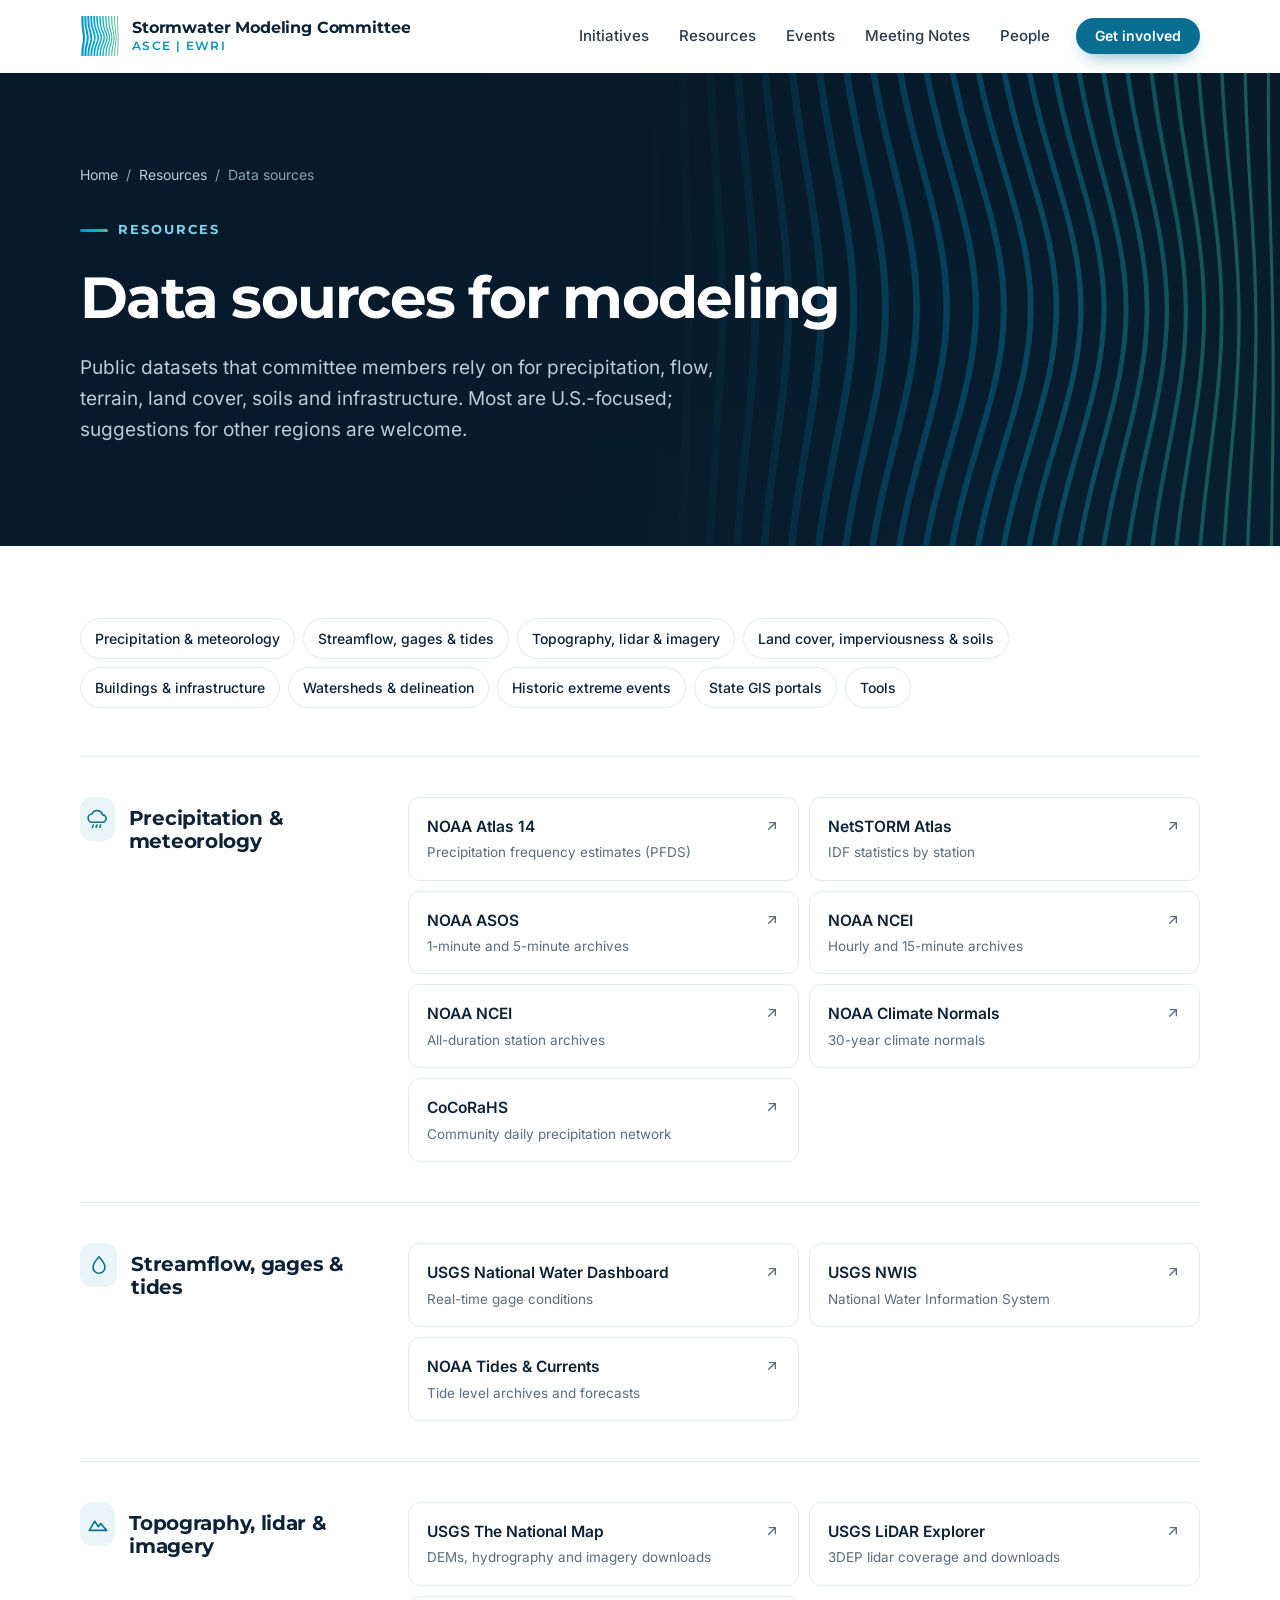
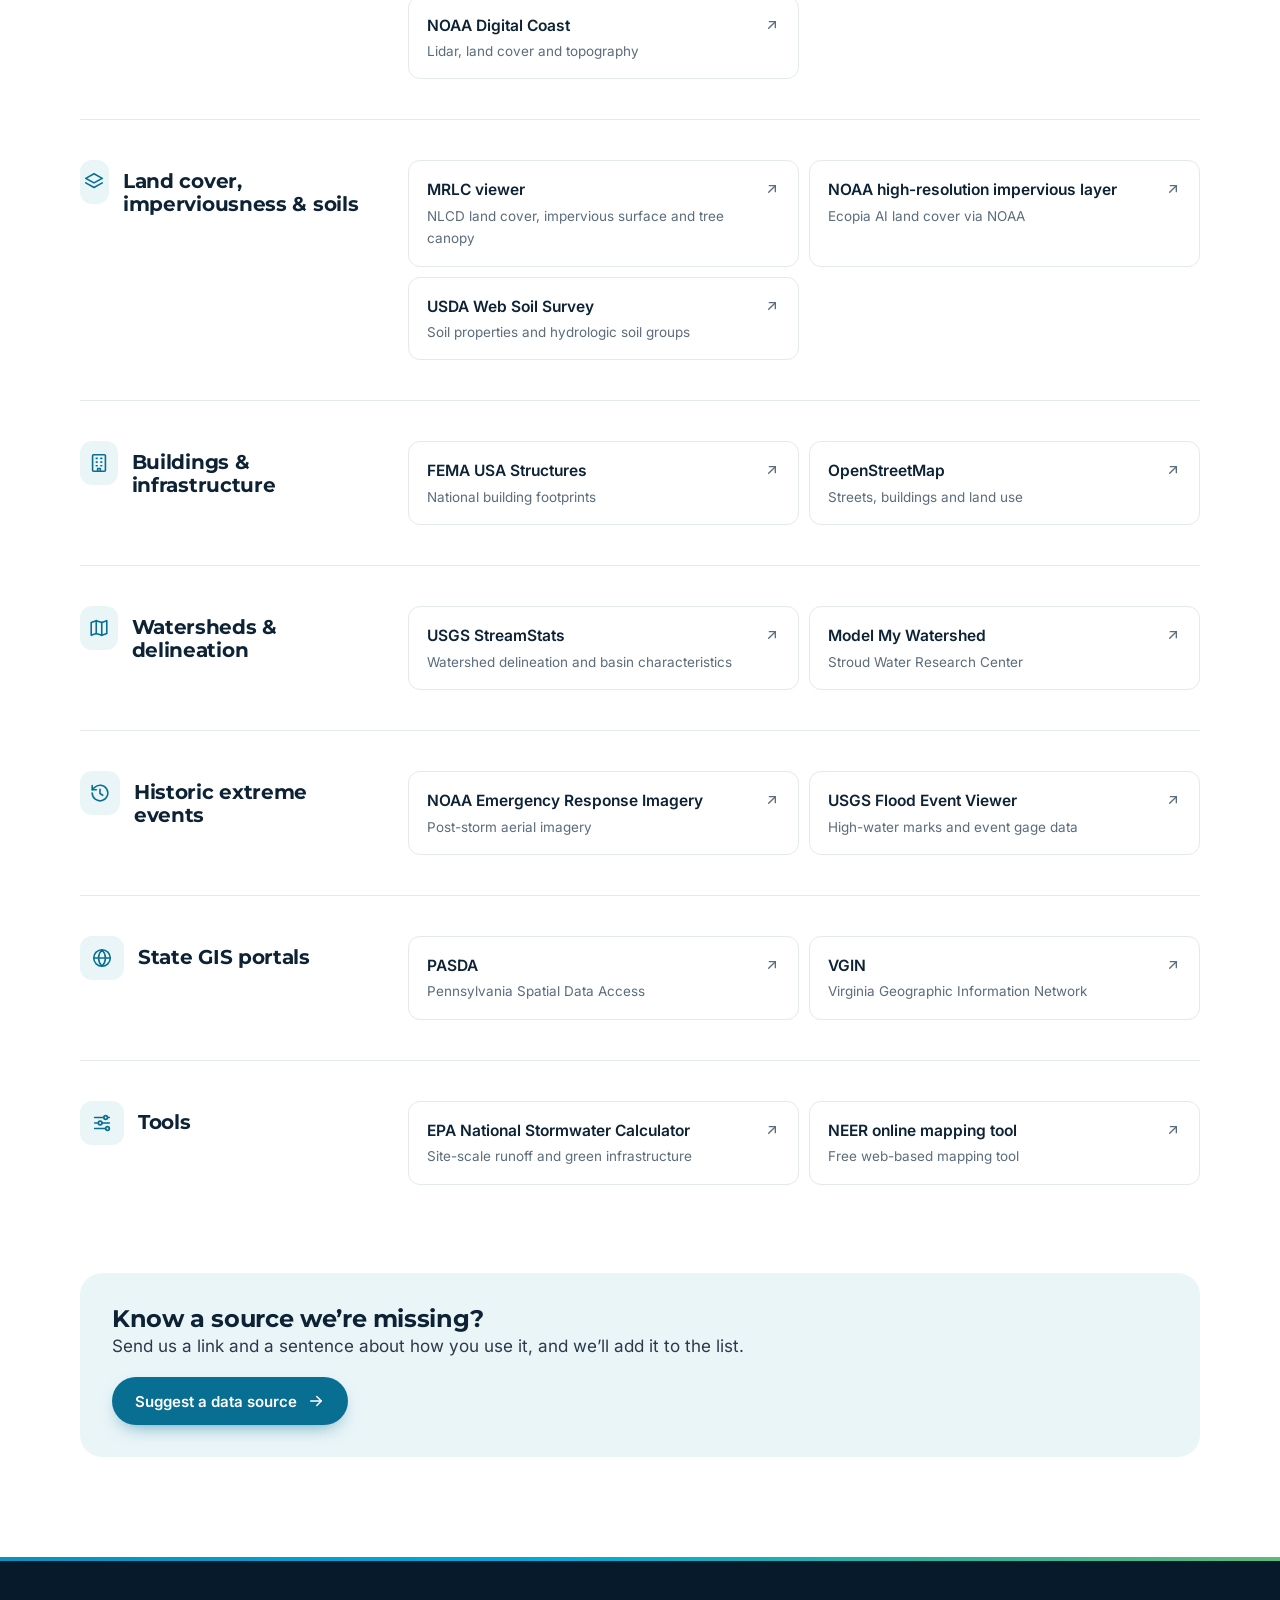
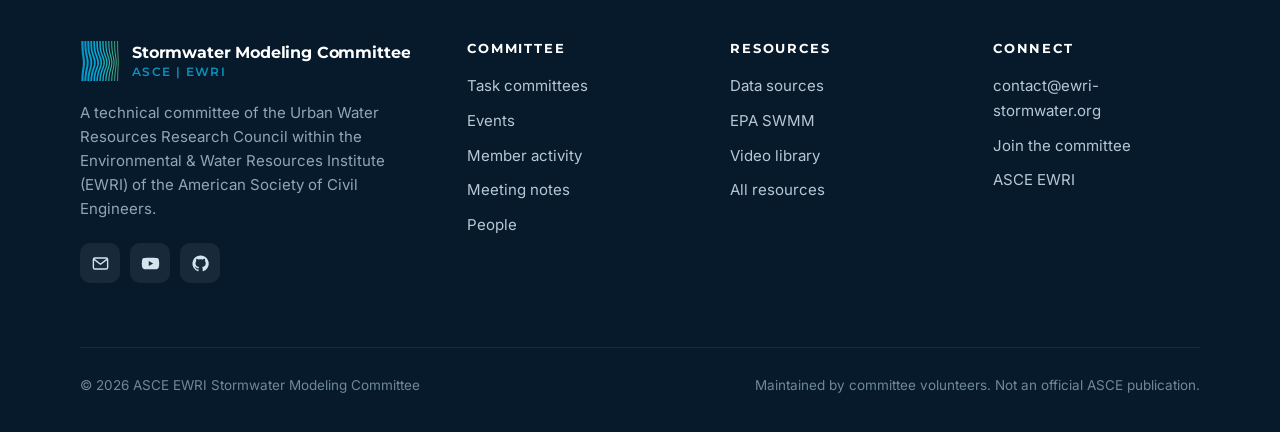
<file: Resources/data-sources.html>
<!DOCTYPE html>
<html lang="en" class="no-js">
<head>
  <meta charset="utf-8">
  <meta name="viewport" content="width=device-width, initial-scale=1">
  <title>Data sources for modeling | Stormwater Modeling Committee · ASCE EWRI</title>
  <meta name="description" content="Public precipitation, streamflow, topography, land cover, soils and building datasets for stormwater modeling, curated by the ASCE EWRI Stormwater Modeling Committee.">
  <link rel="canonical" href="https://ewri-stormwater.org/Resources/data-sources.html">
  <meta name="theme-color" content="#061a2b">

  <meta property="og:type" content="website">
  <meta property="og:site_name" content="ASCE EWRI Stormwater Modeling Committee">
  <meta property="og:title" content="Data sources for modeling | Stormwater Modeling Committee · ASCE EWRI">
  <meta property="og:description" content="Public precipitation, streamflow, topography, land cover, soils and building datasets for stormwater modeling, curated by the ASCE EWRI Stormwater Modeling Committee.">
  <meta property="og:url" content="https://ewri-stormwater.org/Resources/data-sources.html">
  <meta property="og:image" content="https://ewri-stormwater.org/assets/img/og-image.png">
  <meta name="twitter:card" content="summary_large_image">

  <link rel="icon" href="../favicon.ico" sizes="any">
  <link rel="icon" type="image/svg+xml" href="../assets/img/mark-simple.svg">
  <link rel="icon" type="image/png" sizes="64x64" href="../assets/img/favicon-64.png">
  <link rel="apple-touch-icon" href="../assets/img/apple-touch-icon.png">
  <link rel="manifest" href="../site.webmanifest">

  <link rel="preload" href="../assets/fonts/montserrat-latin-700-normal.woff2" as="font" type="font/woff2" crossorigin>
  <link rel="preload" href="../assets/fonts/inter-latin-400-normal.woff2" as="font" type="font/woff2" crossorigin>
  <link rel="stylesheet" href="../assets/site.css?v=20261119e">
  <script defer src="../assets/site.js?v=20261119"></script>
  <script defer src="../assets/wall.js?v=20261119"></script>
</head>
<body class="inner">
<a class="skip-link" href="#main">Skip to content</a>
<header class="site-header">
  <div class="container">
    <nav class="nav" aria-label="Primary">
      <a class="brand" href="../index.html" aria-label="Stormwater Modeling Committee — home">
        <img src="../assets/img/mark-simple.svg" alt="" width="40" height="40">
        <span class="brand-text">
          <span class="brand-name">Stormwater Modeling Committee</span>
          <span class="brand-org">ASCE | EWRI</span>
        </span>
      </a>
      <div class="nav-links">
          <a href="../index.html#projects">Initiatives</a>
          <a href="../index.html#resources">Resources</a>
          <a href="../index.html#conferences">Events</a>
          <a href="../index.html#meeting-notes">Meeting Notes</a>
          <a href="../index.html#leadership">People</a>
        <a class="btn btn-primary btn-sm" href="../index.html#join">Get involved</a>
      </div>
      <button class="nav-toggle" type="button" aria-label="Open menu" aria-expanded="false" aria-controls="mobile-nav">
        <svg class="icon" aria-hidden="true"><use href="../assets/icons.svg#i-menu"></use></svg>
      </button>
    </nav>
  </div>
  <div class="mobile-nav" id="mobile-nav">
      <a href="../index.html#projects">Initiatives</a>
      <a href="../index.html#resources">Resources</a>
      <a href="../index.html#conferences">Events</a>
      <a href="../index.html#meeting-notes">Meeting Notes</a>
      <a href="../index.html#leadership">People</a>
      <a class="btn btn-primary" href="../index.html#join">Get involved</a>
  </div>
</header>

<main id="main">
  <section class="page-hero">
    <div class="wave-field" data-lines="30"></div>
    <div class="container">
      <nav class="crumbs" aria-label="Breadcrumb"><a href="../index.html">Home</a><span>/</span><a href="../index.html#resources">Resources</a><span>/</span><span aria-current="page">Data sources</span></nav>
      <span class="eyebrow light">Resources</span>
      <h1>Data sources for modeling</h1>
      <p class="lead">Public datasets that committee members rely on for precipitation, flow, terrain, land cover, soils and infrastructure. Most are U.S.-focused; suggestions for other regions are welcome.</p>
    </div>
  </section>
  <div class="page-body">
    <div class="container">
      <nav class="toc" aria-label="Categories">
        <a href="#precipitation">Precipitation & meteorology</a>
        <a href="#flow">Streamflow, gages & tides</a>
        <a href="#topography">Topography, lidar & imagery</a>
        <a href="#parameters">Land cover, imperviousness & soils</a>
        <a href="#buildings">Buildings & infrastructure</a>
        <a href="#watersheds">Watersheds & delineation</a>
        <a href="#events">Historic extreme events</a>
        <a href="#state">State GIS portals</a>
        <a href="#tools">Tools</a>
      </nav>

      <section class="ds-group" id="precipitation">
        <div class="ds-group-head"><span class="pillar-icon"><svg class="icon" aria-hidden="true"><use href="../assets/icons.svg#i-rain"></use></svg></span><h2>Precipitation & meteorology</h2></div>
        <div class="ds-links">
            <a class="ds-link" href="https://hdsc.nws.noaa.gov/pfds/" target="_blank" rel="noopener"><span><b>NOAA Atlas 14</b><small>Precipitation frequency estimates (PFDS)</small></span><svg class="icon" aria-hidden="true"><use href="../assets/icons.svg#i-external"></use></svg></a>
            <a class="ds-link" href="http://www.dynsystem.com/netstorm/IDFStats.htm" target="_blank" rel="noopener"><span><b>NetSTORM Atlas</b><small>IDF statistics by station</small></span><svg class="icon" aria-hidden="true"><use href="../assets/icons.svg#i-external"></use></svg></a>
            <a class="ds-link" href="https://www.ncei.noaa.gov/products/land-based-station/automated-surface-weather-observing-systems" target="_blank" rel="noopener"><span><b>NOAA ASOS</b><small>1-minute and 5-minute archives</small></span><svg class="icon" aria-hidden="true"><use href="../assets/icons.svg#i-external"></use></svg></a>
            <a class="ds-link" href="https://www.ncei.noaa.gov/maps/hourly/" target="_blank" rel="noopener"><span><b>NOAA NCEI</b><small>Hourly and 15-minute archives</small></span><svg class="icon" aria-hidden="true"><use href="../assets/icons.svg#i-external"></use></svg></a>
            <a class="ds-link" href="https://www.ncei.noaa.gov/maps/alltimes/" target="_blank" rel="noopener"><span><b>NOAA NCEI</b><small>All-duration station archives</small></span><svg class="icon" aria-hidden="true"><use href="../assets/icons.svg#i-external"></use></svg></a>
            <a class="ds-link" href="https://www.ncei.noaa.gov/access/us-climate-normals/" target="_blank" rel="noopener"><span><b>NOAA Climate Normals</b><small>30-year climate normals</small></span><svg class="icon" aria-hidden="true"><use href="../assets/icons.svg#i-external"></use></svg></a>
            <a class="ds-link" href="https://www.cocorahs.org/" target="_blank" rel="noopener"><span><b>CoCoRaHS</b><small>Community daily precipitation network</small></span><svg class="icon" aria-hidden="true"><use href="../assets/icons.svg#i-external"></use></svg></a>
        </div>
      </section>
      <section class="ds-group" id="flow">
        <div class="ds-group-head"><span class="pillar-icon"><svg class="icon" aria-hidden="true"><use href="../assets/icons.svg#i-droplet"></use></svg></span><h2>Streamflow, gages & tides</h2></div>
        <div class="ds-links">
            <a class="ds-link" href="https://dashboard.waterdata.usgs.gov/app/nwd/en/?aoi=default" target="_blank" rel="noopener"><span><b>USGS National Water Dashboard</b><small>Real-time gage conditions</small></span><svg class="icon" aria-hidden="true"><use href="../assets/icons.svg#i-external"></use></svg></a>
            <a class="ds-link" href="https://waterdata.usgs.gov/nwis/" target="_blank" rel="noopener"><span><b>USGS NWIS</b><small>National Water Information System</small></span><svg class="icon" aria-hidden="true"><use href="../assets/icons.svg#i-external"></use></svg></a>
            <a class="ds-link" href="https://tidesandcurrents.noaa.gov/" target="_blank" rel="noopener"><span><b>NOAA Tides & Currents</b><small>Tide level archives and forecasts</small></span><svg class="icon" aria-hidden="true"><use href="../assets/icons.svg#i-external"></use></svg></a>
        </div>
      </section>
      <section class="ds-group" id="topography">
        <div class="ds-group-head"><span class="pillar-icon"><svg class="icon" aria-hidden="true"><use href="../assets/icons.svg#i-mountain"></use></svg></span><h2>Topography, lidar & imagery</h2></div>
        <div class="ds-links">
            <a class="ds-link" href="https://apps.nationalmap.gov/downloader/" target="_blank" rel="noopener"><span><b>USGS The National Map</b><small>DEMs, hydrography and imagery downloads</small></span><svg class="icon" aria-hidden="true"><use href="../assets/icons.svg#i-external"></use></svg></a>
            <a class="ds-link" href="https://apps.nationalmap.gov/lidar-explorer/#/" target="_blank" rel="noopener"><span><b>USGS LiDAR Explorer</b><small>3DEP lidar coverage and downloads</small></span><svg class="icon" aria-hidden="true"><use href="../assets/icons.svg#i-external"></use></svg></a>
            <a class="ds-link" href="https://coast.noaa.gov/dataviewer/#/" target="_blank" rel="noopener"><span><b>NOAA Digital Coast</b><small>Lidar, land cover and topography</small></span><svg class="icon" aria-hidden="true"><use href="../assets/icons.svg#i-external"></use></svg></a>
        </div>
      </section>
      <section class="ds-group" id="parameters">
        <div class="ds-group-head"><span class="pillar-icon"><svg class="icon" aria-hidden="true"><use href="../assets/icons.svg#i-layers"></use></svg></span><h2>Land cover, imperviousness & soils</h2></div>
        <div class="ds-links">
            <a class="ds-link" href="https://www.mrlc.gov/viewer/" target="_blank" rel="noopener"><span><b>MRLC viewer</b><small>NLCD land cover, impervious surface and tree canopy</small></span><svg class="icon" aria-hidden="true"><use href="../assets/icons.svg#i-external"></use></svg></a>
            <a class="ds-link" href="https://www.ecopiatech.com/resources/news/high-resolution-land-cover-data-from-ecopia-ai-now-publicly-available-through-noaa" target="_blank" rel="noopener"><span><b>NOAA high-resolution impervious layer</b><small>Ecopia AI land cover via NOAA</small></span><svg class="icon" aria-hidden="true"><use href="../assets/icons.svg#i-external"></use></svg></a>
            <a class="ds-link" href="https://websoilsurvey.nrcs.usda.gov/app/" target="_blank" rel="noopener"><span><b>USDA Web Soil Survey</b><small>Soil properties and hydrologic soil groups</small></span><svg class="icon" aria-hidden="true"><use href="../assets/icons.svg#i-external"></use></svg></a>
        </div>
      </section>
      <section class="ds-group" id="buildings">
        <div class="ds-group-head"><span class="pillar-icon"><svg class="icon" aria-hidden="true"><use href="../assets/icons.svg#i-building"></use></svg></span><h2>Buildings & infrastructure</h2></div>
        <div class="ds-links">
            <a class="ds-link" href="https://gis-fema.hub.arcgis.com/pages/usa-structures" target="_blank" rel="noopener"><span><b>FEMA USA Structures</b><small>National building footprints</small></span><svg class="icon" aria-hidden="true"><use href="../assets/icons.svg#i-external"></use></svg></a>
            <a class="ds-link" href="https://www.openstreetmap.org/" target="_blank" rel="noopener"><span><b>OpenStreetMap</b><small>Streets, buildings and land use</small></span><svg class="icon" aria-hidden="true"><use href="../assets/icons.svg#i-external"></use></svg></a>
        </div>
      </section>
      <section class="ds-group" id="watersheds">
        <div class="ds-group-head"><span class="pillar-icon"><svg class="icon" aria-hidden="true"><use href="../assets/icons.svg#i-map"></use></svg></span><h2>Watersheds & delineation</h2></div>
        <div class="ds-links">
            <a class="ds-link" href="https://streamstats.usgs.gov/ss/" target="_blank" rel="noopener"><span><b>USGS StreamStats</b><small>Watershed delineation and basin characteristics</small></span><svg class="icon" aria-hidden="true"><use href="../assets/icons.svg#i-external"></use></svg></a>
            <a class="ds-link" href="https://modelmywatershed.org/" target="_blank" rel="noopener"><span><b>Model My Watershed</b><small>Stroud Water Research Center</small></span><svg class="icon" aria-hidden="true"><use href="../assets/icons.svg#i-external"></use></svg></a>
        </div>
      </section>
      <section class="ds-group" id="events">
        <div class="ds-group-head"><span class="pillar-icon"><svg class="icon" aria-hidden="true"><use href="../assets/icons.svg#i-history"></use></svg></span><h2>Historic extreme events</h2></div>
        <div class="ds-links">
            <a class="ds-link" href="https://storms.ngs.noaa.gov/" target="_blank" rel="noopener"><span><b>NOAA Emergency Response Imagery</b><small>Post-storm aerial imagery</small></span><svg class="icon" aria-hidden="true"><use href="../assets/icons.svg#i-external"></use></svg></a>
            <a class="ds-link" href="https://stn.wim.usgs.gov/FEV/" target="_blank" rel="noopener"><span><b>USGS Flood Event Viewer</b><small>High-water marks and event gage data</small></span><svg class="icon" aria-hidden="true"><use href="../assets/icons.svg#i-external"></use></svg></a>
        </div>
      </section>
      <section class="ds-group" id="state">
        <div class="ds-group-head"><span class="pillar-icon"><svg class="icon" aria-hidden="true"><use href="../assets/icons.svg#i-globe"></use></svg></span><h2>State GIS portals</h2></div>
        <div class="ds-links">
            <a class="ds-link" href="https://www.pasda.psu.edu/" target="_blank" rel="noopener"><span><b>PASDA</b><small>Pennsylvania Spatial Data Access</small></span><svg class="icon" aria-hidden="true"><use href="../assets/icons.svg#i-external"></use></svg></a>
            <a class="ds-link" href="https://vgin.vdem.virginia.gov/" target="_blank" rel="noopener"><span><b>VGIN</b><small>Virginia Geographic Information Network</small></span><svg class="icon" aria-hidden="true"><use href="../assets/icons.svg#i-external"></use></svg></a>
        </div>
      </section>
      <section class="ds-group" id="tools">
        <div class="ds-group-head"><span class="pillar-icon"><svg class="icon" aria-hidden="true"><use href="../assets/icons.svg#i-sliders"></use></svg></span><h2>Tools</h2></div>
        <div class="ds-links">
            <a class="ds-link" href="https://swcweb.epa.gov/stormwatercalculator/" target="_blank" rel="noopener"><span><b>EPA National Stormwater Calculator</b><small>Site-scale runoff and green infrastructure</small></span><svg class="icon" aria-hidden="true"><use href="../assets/icons.svg#i-external"></use></svg></a>
            <a class="ds-link" href="https://aip.neer.ai/project/cc13e63f-2eae-41b3-a3cc-76bc82edaa66?token=3435f1e5c611e25e" target="_blank" rel="noopener"><span><b>NEER online mapping tool</b><small>Free web-based mapping tool</small></span><svg class="icon" aria-hidden="true"><use href="../assets/icons.svg#i-external"></use></svg></a>
        </div>
      </section>
      <div class="callout">
        <h2>Know a source we’re missing?</h2>
        <p>Send us a link and a sentence about how you use it, and we’ll add it to the list.</p>
        <a class="btn btn-primary" href="mailto:contact@ewri-stormwater.org?subject=Data%20source%20suggestion">Suggest a data source <svg class="icon" aria-hidden="true"><use href="../assets/icons.svg#i-arrow-right"></use></svg></a>
      </div>
    </div>
  </div>
</main>
<div class="footer-rule" aria-hidden="true"></div>
<footer class="site-footer">
  <div class="container">
    <div class="footer-grid">
      <div class="footer-brand">
        <a class="brand" href="../index.html">
          <img src="../assets/img/mark-simple.svg" alt="" width="40" height="40">
          <span class="brand-text">
            <span class="brand-name">Stormwater Modeling Committee</span>
            <span class="brand-org">ASCE | EWRI</span>
          </span>
        </a>
        <p>A technical committee of the Urban Water Resources Research Council within the Environmental &amp; Water Resources Institute (EWRI) of the American Society of Civil Engineers.</p>
        <div class="socials">
          <a href="mailto:contact@ewri-stormwater.org" aria-label="Email the committee"><svg class="icon" aria-hidden="true"><use href="../assets/icons.svg#i-mail"></use></svg></a>
          <a href="https://www.youtube.com/@StormwaterModelingEWRI" aria-label="YouTube channel" target="_blank" rel="noopener"><svg class="icon" aria-hidden="true"><use href="../assets/icons.svg#i-youtube"></use></svg></a>
          <a href="https://github.com/scott-jeffers/ewri-stormwater-committee" aria-label="Website source on GitHub" target="_blank" rel="noopener"><svg class="icon" aria-hidden="true"><use href="../assets/icons.svg#i-github"></use></svg></a>
        </div>
      </div>
      <div>
        <h4>Committee</h4>
        <ul>
          <li><a href="../index.html#projects">Task committees</a></li>
          <li><a href="../index.html#conferences">Events</a></li>
          <li><a href="../activity.html">Member activity</a></li>
          <li><a href="../index.html#meeting-notes">Meeting notes</a></li>
          <li><a href="../index.html#leadership">People</a></li>
        </ul>
      </div>
      <div>
        <h4>Resources</h4>
        <ul>
          <li><a href="../Resources/data-sources.html">Data sources</a></li>
          <li><a href="https://www.epa.gov/water-research/storm-water-management-model-swmm" target="_blank" rel="noopener">EPA SWMM</a></li>
          <li><a href="https://www.youtube.com/@StormwaterModelingEWRI" target="_blank" rel="noopener">Video library</a></li>
          <li><a href="../index.html#resources">All resources</a></li>
        </ul>
      </div>
      <div>
        <h4>Connect</h4>
        <ul>
          <li><a href="mailto:contact@ewri-stormwater.org">contact@ewri-stormwater.org</a></li>
          <li><a href="../index.html#join">Join the committee</a></li>
          <li><a href="https://www.asce.org/communities/institutes-and-technical-groups/environmental-and-water-resources-institute" target="_blank" rel="noopener">ASCE EWRI</a></li>
        </ul>
      </div>
    </div>
    <div class="footer-bottom">
      <span>© 2026 ASCE EWRI Stormwater Modeling Committee</span>
      <span>Maintained by committee volunteers. Not an official ASCE publication.</span>
    </div>
  </div>
</footer>
</body>
</html>
</file>
<file: assets/site.css>
/* ==========================================================================
   ASCE EWRI Stormwater Modeling Committee — site styles
   Brand: ocean blue → aqua → green (from the committee mark), deep navy ink.
   Type: Montserrat (display, matches logo wordmark) + Inter (text).
   ========================================================================== */

@font-face { font-family: "Inter"; font-style: normal; font-weight: 400; font-display: swap; src: url("fonts/inter-latin-400-normal.woff2") format("woff2"); }
@font-face { font-family: "Inter"; font-style: normal; font-weight: 500; font-display: swap; src: url("fonts/inter-latin-500-normal.woff2") format("woff2"); }
@font-face { font-family: "Inter"; font-style: normal; font-weight: 600; font-display: swap; src: url("fonts/inter-latin-600-normal.woff2") format("woff2"); }
@font-face { font-family: "Inter"; font-style: normal; font-weight: 700; font-display: swap; src: url("fonts/inter-latin-700-normal.woff2") format("woff2"); }
@font-face { font-family: "Montserrat"; font-style: normal; font-weight: 600; font-display: swap; src: url("fonts/montserrat-latin-600-normal.woff2") format("woff2"); }
@font-face { font-family: "Montserrat"; font-style: normal; font-weight: 700; font-display: swap; src: url("fonts/montserrat-latin-700-normal.woff2") format("woff2"); }

:root {
  --navy-900: #061a2b;
  --navy-800: #082236;
  --navy-700: #0c2e48;
  --navy-600: #143d5c;
  --ink: #0d2235;
  --text: #2a3a4a;
  --muted: #5b6c7d;
  --line: #e2e9ef;
  --line-strong: #cfdae3;
  --bg: #ffffff;
  --bg-soft: #f3f7f9;
  --bg-tint: #eaf5f8;

  --blue: #0a91bd;
  --blue-deep: #086f93;
  --aqua: #00aadb;
  --teal: #2bb3a0;
  --green: #5dba7d;
  --brand-gradient: linear-gradient(90deg, #0a91bd 0%, #00aadb 42%, #2bb3a0 72%, #5dba7d 100%);

  --radius-sm: 8px;
  --radius: 14px;
  --radius-lg: 22px;
  --shadow-sm: 0 1px 2px rgba(6, 26, 43, .06), 0 1px 3px rgba(6, 26, 43, .05);
  --shadow: 0 10px 30px -12px rgba(6, 26, 43, .18), 0 2px 6px rgba(6, 26, 43, .05);
  --shadow-lg: 0 30px 60px -20px rgba(6, 26, 43, .28);

  --font-display: "Montserrat", "Inter", system-ui, sans-serif;
  --font-text: "Inter", system-ui, -apple-system, "Segoe UI", Roboto, sans-serif;

  --container: 1200px;
  --nav-h: 72px;
}

*, *::before, *::after { box-sizing: border-box; }
html { scroll-behavior: smooth; scroll-padding-top: calc(var(--nav-h) + 16px); -webkit-text-size-adjust: 100%; }
@media (prefers-reduced-motion: reduce) { html { scroll-behavior: auto; } *, *::before, *::after { animation: none !important; transition: none !important; } }
body {
  margin: 0;
  font-family: var(--font-text);
  font-size: 17px;
  line-height: 1.65;
  color: var(--text);
  background: var(--bg);
  -webkit-font-smoothing: antialiased;
  -moz-osx-font-smoothing: grayscale;
  text-rendering: optimizeLegibility;
}
img { max-width: 100%; display: block; }
a { color: var(--blue-deep); text-decoration-thickness: 1px; text-underline-offset: 3px; }
a:hover { color: var(--navy-700); }
h1, h2, h3, h4 { font-family: var(--font-display); color: var(--ink); line-height: 1.15; margin: 0; letter-spacing: -0.015em; }
p { margin: 0 0 1em; }
:focus-visible { outline: 3px solid var(--aqua); outline-offset: 3px; border-radius: 4px; }
.skip-link { position: absolute; left: 16px; top: -60px; background: var(--ink); color: #fff; padding: 10px 16px; border-radius: 8px; z-index: 100; text-decoration: none; }
.skip-link:focus { top: 12px; color: #fff; }
.sr-only { position: absolute; width: 1px; height: 1px; padding: 0; margin: -1px; overflow: hidden; clip: rect(0,0,0,0); white-space: nowrap; border: 0; }

.icon { width: 1.25em; height: 1.25em; flex: none; display: inline-block; vertical-align: -0.25em; }

.container { width: 100%; max-width: var(--container); margin: 0 auto; padding: 0 24px; }
@media (min-width: 900px) { .container { padding: 0 40px; } }

/* --------------------------------------------------------------------------
   Navigation
   -------------------------------------------------------------------------- */
.site-header {
  position: sticky; top: 0; z-index: 50;
  background: rgba(255, 255, 255, .88);
  backdrop-filter: saturate(160%) blur(14px);
  -webkit-backdrop-filter: saturate(160%) blur(14px);
  border-bottom: 1px solid transparent;
  transition: border-color .2s ease, box-shadow .2s ease;
}
.site-header.is-scrolled { border-bottom-color: var(--line); box-shadow: 0 6px 20px -16px rgba(6, 26, 43, .4); }
.site-header.on-dark:not(.is-scrolled) { background: transparent; backdrop-filter: none; -webkit-backdrop-filter: none; }
.site-header.on-dark:not(.is-scrolled) .brand-name,
.site-header.on-dark:not(.is-scrolled) .nav-links a:not(.btn),
.site-header.on-dark:not(.is-scrolled) .nav-toggle { color: #fff; }
.site-header.on-dark:not(.is-scrolled) .brand-org { color: rgba(255,255,255,.7); }
.site-header.on-dark:not(.is-scrolled) .nav-links a:not(.btn):hover { background: rgba(255,255,255,.1); }
.home .site-header { position: fixed; left: 0; right: 0; }

.nav { height: var(--nav-h); display: flex; align-items: center; justify-content: space-between; gap: 24px; }
.brand { display: flex; align-items: center; gap: 12px; text-decoration: none; min-width: 0; }
.brand img { width: 40px; height: 40px; }
.brand-text { display: flex; flex-direction: column; line-height: 1.1; min-width: 0; }
.brand-name { font-family: var(--font-display); font-weight: 700; font-size: 16px; color: var(--ink); letter-spacing: -0.01em; white-space: nowrap; }
.brand-org { font-family: var(--font-display); font-weight: 600; font-size: 11.5px; letter-spacing: .12em; color: var(--blue); margin-top: 4px; }

.nav-links { display: none; align-items: center; gap: 2px; }
.nav-links a:not(.btn) { color: var(--text); text-decoration: none; font-weight: 500; font-size: 15px; padding: 8px 14px; border-radius: 8px; transition: background .15s, color .15s; }
.nav-links a:not(.btn):hover, .nav-links a[aria-current="page"]:not(.btn) { background: var(--bg-tint); color: var(--ink); }
.nav-links .btn { margin-left: 10px; }
.nav-toggle { display: inline-flex; align-items: center; justify-content: center; width: 44px; height: 44px; border: 0; background: transparent; color: var(--ink); border-radius: 10px; cursor: pointer; }
.nav-toggle .icon { width: 24px; height: 24px; }
.nav-toggle:hover { background: var(--bg-tint); }
@media (min-width: 980px) { .nav-links { display: flex; } .nav-toggle { display: none; } }

.mobile-nav { display: none; border-top: 1px solid var(--line); background: #fff; padding: 12px 24px 24px; box-shadow: 0 20px 30px -20px rgba(6,26,43,.3); }
.mobile-nav.is-open { display: block; }
.mobile-nav a:not(.btn) { display: block; padding: 14px 4px; color: var(--ink); text-decoration: none; font-weight: 500; border-bottom: 1px solid var(--line); }
.mobile-nav .btn { margin-top: 18px; width: 100%; justify-content: center; }
@media (min-width: 980px) { .mobile-nav, .mobile-nav.is-open { display: none; } }
.site-header.menu-open { background: #fff !important; }
.site-header.menu-open .brand-name, .site-header.menu-open .nav-toggle { color: var(--ink) !important; }
.site-header.menu-open .brand-org { color: var(--blue) !important; }

/* --------------------------------------------------------------------------
   Buttons, chips, eyebrows
   -------------------------------------------------------------------------- */
.btn {
  display: inline-flex; align-items: center; gap: 10px;
  font-family: var(--font-text); font-weight: 600; font-size: 15px; line-height: 1;
  padding: 14px 22px; border-radius: 999px; border: 1px solid transparent;
  text-decoration: none; cursor: pointer; white-space: nowrap;
  transition: transform .15s ease, box-shadow .2s ease, background .2s ease, color .2s ease, border-color .2s;
}
.btn .icon { width: 18px; height: 18px; transition: transform .2s ease; }
.btn:hover .icon { transform: translateX(3px); }
.btn-primary { background: var(--blue-deep); color: #fff; box-shadow: 0 8px 20px -10px rgba(8, 111, 147, .8); }
.btn-primary:hover { background: #075f7e; color: #fff; transform: translateY(-1px); }
.btn-light { background: #fff; color: var(--ink); }
.btn-light:hover { color: var(--ink); transform: translateY(-1px); box-shadow: var(--shadow); }
.btn-ghost-light { color: #fff; border-color: rgba(255,255,255,.35); }
.btn-ghost-light:hover { color: #fff; border-color: #fff; background: rgba(255,255,255,.08); }
.btn-outline { color: var(--ink); border-color: var(--line-strong); background: #fff; }
.btn-outline:hover { color: var(--ink); border-color: var(--ink); }
.btn-sm { padding: 10px 18px; font-size: 14px; }

.eyebrow {
  display: inline-flex; align-items: center; gap: 10px;
  font-family: var(--font-display); font-weight: 700; font-size: 12.5px; letter-spacing: .16em; text-transform: uppercase;
  color: var(--blue-deep); margin-bottom: 16px;
}
.eyebrow::before { content: ""; width: 28px; height: 3px; border-radius: 3px; background: var(--brand-gradient); }
.on-dark .eyebrow, .eyebrow.light { color: #7fd6ea; }

.chip { display: inline-flex; align-items: center; gap: 6px; font-size: 12.5px; font-weight: 600; padding: 4px 10px; border-radius: 999px; background: var(--bg-tint); color: var(--blue-deep); }
.chip.green { background: #e8f6ee; color: #2f7f4c; }
.chip.dot::before { content: ""; width: 6px; height: 6px; border-radius: 50%; background: currentColor; }

.gradient-text { background: linear-gradient(90deg, #36c3ea 0%, #3fd0bf 55%, #8fdc9e 100%); -webkit-background-clip: text; background-clip: text; color: transparent; }

/* --------------------------------------------------------------------------
   Hero (home)
   -------------------------------------------------------------------------- */
.hero {
  position: relative; overflow: hidden; isolation: isolate;
  background: radial-gradient(1200px 600px at 80% 10%, #0d3a5a 0%, transparent 60%), linear-gradient(180deg, var(--navy-900) 0%, var(--navy-800) 100%);
  color: #d5e3ee;
  padding: calc(var(--nav-h) + 72px) 0 96px;
}
@media (min-width: 900px) { .hero { padding: calc(var(--nav-h) + 110px) 0 130px; min-height: 92vh; display: flex; align-items: center; } }
.hero .wave-field { position: absolute; inset: 0 -10% 0 35%; z-index: -1; opacity: .9; pointer-events: none; }
@media (max-width: 899px) { .hero .wave-field { inset: 0 -40% 0 0; opacity: .35; } }
.hero::after { content: ""; position: absolute; inset: 0; z-index: -1; background: linear-gradient(90deg, var(--navy-900) 0%, rgba(6,26,43,.92) 35%, rgba(6,26,43,.35) 70%, rgba(6,26,43,.1) 100%); }
.hero-inner { position: relative; max-width: 720px; }
.hero h1 { color: #fff; font-size: clamp(40px, 6.2vw, 72px); font-weight: 700; letter-spacing: -0.03em; line-height: 1.04; margin-bottom: 26px; }
.hero .lead { font-size: clamp(17px, 1.6vw, 20px); color: #b9cddc; max-width: 600px; margin-bottom: 38px; }
.hero-actions { display: flex; flex-wrap: wrap; gap: 14px; }
.hero-meta { margin-top: 64px; display: flex; flex-wrap: wrap; gap: 14px 36px; padding-top: 28px; border-top: 1px solid rgba(255,255,255,.12); max-width: 640px; }
.hero-meta div { display: flex; flex-direction: column; }
.hero-meta strong { font-family: var(--font-display); color: #fff; font-size: 26px; font-weight: 700; letter-spacing: -0.02em; }
.hero-meta span { font-size: 14px; color: #93acbf; }

/* --------------------------------------------------------------------------
   Sections
   -------------------------------------------------------------------------- */
.section { padding: 88px 0; }
@media (min-width: 900px) { .section { padding: 120px 0; } }
.section.soft { background: var(--bg-soft); }
.section.dark { background: var(--navy-800); color: #c4d5e2; }
.section.dark h2, .section.dark h3 { color: #fff; }
.section-head { display: grid; gap: 18px; margin-bottom: 56px; }
@media (min-width: 900px) { .section-head.split { grid-template-columns: 1.1fr 1fr; align-items: end; gap: 60px; } }
.section-head h2 { font-size: clamp(32px, 4vw, 46px); font-weight: 700; letter-spacing: -0.025em; }
.section-head p { font-size: 18px; color: var(--muted); margin: 0; max-width: 560px; }
.section.dark .section-head p { color: #9fb5c6; }

/* Mission / pillars */
.mission { display: grid; gap: 56px; }
@media (min-width: 960px) { .mission { grid-template-columns: 1fr 1.15fr; gap: 90px; align-items: start; } }
.mission-statement { font-family: var(--font-display); font-size: clamp(24px, 2.6vw, 32px); font-weight: 600; line-height: 1.3; color: var(--ink); letter-spacing: -0.02em; margin-bottom: 24px; }
.mission-statement em { font-style: normal; background: var(--brand-gradient); -webkit-background-clip: text; background-clip: text; color: transparent; }
.pillars { display: grid; gap: 4px; }
.pillar { display: grid; grid-template-columns: 52px 1fr; gap: 20px; padding: 26px 0; border-top: 1px solid var(--line); }
.pillar:last-child { border-bottom: 1px solid var(--line); }
.pillar-icon { width: 52px; height: 52px; border-radius: 14px; display: grid; place-items: center; background: var(--bg-tint); color: var(--blue-deep); }
.pillar-icon .icon { width: 26px; height: 26px; }
.pillar h3 { font-size: 20px; margin-bottom: 6px; }
.pillar p { margin: 0; color: var(--muted); }

/* Initiative cards */
.cards { display: grid; gap: 20px; }
@media (min-width: 720px) { .cards.two { grid-template-columns: repeat(2, 1fr); } .cards.three { grid-template-columns: repeat(2, 1fr); } }
@media (min-width: 1040px) { .cards.three { grid-template-columns: repeat(3, 1fr); } }
.card {
  position: relative; display: flex; flex-direction: column;
  background: #fff; border: 1px solid var(--line); border-radius: var(--radius-lg);
  padding: 32px; text-decoration: none; color: var(--text);
  transition: transform .25s ease, box-shadow .25s ease, border-color .25s ease;
}
a.card:hover { transform: translateY(-4px); box-shadow: var(--shadow-lg); border-color: transparent; color: var(--text); }
.card-top { display: flex; align-items: center; justify-content: space-between; margin-bottom: 28px; }
.card-icon { width: 56px; height: 56px; border-radius: 16px; display: grid; place-items: center; color: #fff; background: var(--brand-gradient); box-shadow: 0 10px 20px -10px rgba(0, 150, 200, .7); }
.card-icon .icon { width: 28px; height: 28px; }
.card h3 { font-size: 22px; margin-bottom: 10px; }
.card p { color: var(--muted); margin-bottom: 22px; }
.card .lead-by { font-size: 14px; color: var(--muted); border-top: 1px solid var(--line); padding-top: 16px; margin-top: auto; display: flex; justify-content: space-between; align-items: center; gap: 12px; }
.card .lead-by strong { color: var(--ink); font-weight: 600; }
.card .go { width: 36px; height: 36px; border-radius: 50%; display: grid; place-items: center; background: var(--bg-soft); color: var(--ink); transition: background .2s, color .2s, transform .2s; flex: none; }
a.card:hover .go { background: var(--ink); color: #fff; transform: rotate(-45deg); }
.card .go .icon { width: 18px; height: 18px; }

/* Resources */
.resource-grid { display: grid; gap: 16px; }
@media (min-width: 680px) { .resource-grid { grid-template-columns: repeat(2, 1fr); } }
@media (min-width: 1040px) { .resource-grid { grid-template-columns: repeat(3, 1fr); } }
.resource {
  display: grid; grid-template-columns: 48px 1fr auto; gap: 16px; align-items: start;
  padding: 22px; border-radius: var(--radius); background: #fff; border: 1px solid var(--line);
  text-decoration: none; color: var(--text); transition: border-color .2s, box-shadow .2s, transform .2s;
}
.resource:hover { border-color: var(--line-strong); box-shadow: var(--shadow); transform: translateY(-2px); color: var(--text); }
.resource-logo { width: 48px; height: 48px; border-radius: 12px; overflow: hidden; background: var(--bg-soft); display: grid; place-items: center; color: var(--blue-deep); border: 1px solid var(--line); }
.resource-logo img { width: 100%; height: 100%; object-fit: cover; }
.resource-logo .icon { width: 24px; height: 24px; }
.resource h3 { font-family: var(--font-text); font-size: 16px; font-weight: 650; letter-spacing: -0.01em; margin: 2px 0 4px; }
.resource p { margin: 0; font-size: 14.5px; color: var(--muted); line-height: 1.5; }
.resource .ext { color: var(--muted); margin-top: 4px; }
.resource:hover .ext { color: var(--blue-deep); }
.resource-tag { display: inline-block; font-size: 11.5px; font-weight: 600; letter-spacing: .06em; text-transform: uppercase; color: var(--blue-deep); margin-bottom: 2px; }

.feature-band {
  margin-top: 28px; display: grid; gap: 16px;
}
@media (min-width: 900px) { .feature-band { grid-template-columns: 1fr 1fr; } }
.feature {
  position: relative; overflow: hidden; border-radius: var(--radius-lg); padding: 34px; text-decoration: none;
  color: #cfe0ec; background: var(--navy-800); display: flex; flex-direction: column; gap: 10px; min-height: 220px; isolation: isolate;
  transition: transform .25s ease, box-shadow .25s ease;
}
.feature:hover { transform: translateY(-3px); box-shadow: var(--shadow-lg); color: #cfe0ec; }
.feature h3 { color: #fff; font-size: 24px; }
.feature p { margin: 0; max-width: 420px; }
.feature .btn { margin-top: auto; align-self: flex-start; }
.feature .feature-icon { width: 48px; height: 48px; border-radius: 12px; display: grid; place-items: center; background: rgba(255,255,255,.1); color: #fff; margin-bottom: 8px; }
.feature .feature-icon .icon { width: 26px; height: 26px; }
.feature .wave-field { position: absolute; inset: -10% -30% -10% 45%; z-index: -1; opacity: .5; }
.feature.youtube .feature-icon { background: #ff0033; }

/* Events */
.events { display: grid; gap: 0; border-top: 1px solid rgba(255,255,255,.12); }
.event { display: grid; gap: 14px 28px; padding: 30px 0; border-bottom: 1px solid rgba(255,255,255,.12); align-items: center; }
@media (min-width: 860px) { .event { grid-template-columns: 170px 1fr auto; } }
.event-date { font-family: var(--font-display); color: #fff; }
.event-date .m { display: block; font-size: 13px; font-weight: 700; letter-spacing: .14em; text-transform: uppercase; color: #6fd0e6; }
.event-date .d { display: block; font-size: 26px; font-weight: 700; letter-spacing: -0.02em; }
.event h3 { font-size: 21px; margin-bottom: 6px; }
.event-meta { display: flex; flex-wrap: wrap; gap: 6px 18px; font-size: 15px; color: #94acbe; }
.event-meta span { display: inline-flex; align-items: center; gap: 6px; }
.event-meta .icon { width: 16px; height: 16px; }
.event-note { margin-top: 10px; display: inline-flex; align-items: center; gap: 8px; font-size: 14px; color: #bfe9cf; background: rgba(93,186,125,.14); padding: 5px 12px; border-radius: 999px; }
.event .btn { justify-self: start; }
.past-events { margin-top: 40px; font-size: 15px; color: #8aa3b6; }
.past-events strong { color: #c4d5e2; font-weight: 600; }

/* Meeting notes list */
.notes-list { display: grid; gap: 14px; }
.note-row {
  display: grid; grid-template-columns: auto 1fr auto; gap: 22px; align-items: center;
  padding: 22px 26px; background: #fff; border: 1px solid var(--line); border-radius: var(--radius);
  text-decoration: none; color: var(--text); transition: box-shadow .2s, border-color .2s, transform .2s;
}
.note-row:hover { box-shadow: var(--shadow); border-color: var(--line-strong); transform: translateY(-2px); color: var(--text); }
.note-date { width: 64px; height: 64px; border-radius: 14px; background: var(--bg-tint); display: flex; flex-direction: column; align-items: center; justify-content: center; font-family: var(--font-display); color: var(--blue-deep); line-height: 1; }
.note-date b { font-size: 22px; color: var(--ink); }
.note-date small { font-size: 11px; font-weight: 700; letter-spacing: .12em; text-transform: uppercase; margin-bottom: 4px; }
.note-row h3 { font-family: var(--font-text); font-size: 17px; font-weight: 650; margin-bottom: 4px; }
.note-row p { margin: 0; font-size: 14.5px; color: var(--muted); }
@media (max-width: 600px) { .note-row { grid-template-columns: auto 1fr; } .note-row .go { display: none; } }

/* People */
.leaders { display: grid; gap: 28px 20px; grid-template-columns: repeat(2, 1fr); }
@media (min-width: 760px) { .leaders { grid-template-columns: repeat(4, 1fr); } }
.leaders.officers .person h3 { font-size: 20px; }
.person h3 a { color: inherit; text-decoration: none; }
.person h3 a:hover { color: var(--blue-deep); text-decoration: underline; }
.person { text-align: left; }
.person-photo { position: relative; aspect-ratio: 1 / 1; border-radius: 18px; overflow: hidden; background: var(--bg-soft); margin-bottom: 16px; }
.person-photo img { width: 100%; height: 100%; object-fit: cover; filter: saturate(.95); transition: transform .4s ease; }
.person:hover .person-photo img { transform: scale(1.04); }
.person-photo::after { content: ""; position: absolute; left: 0; right: 0; bottom: 0; height: 4px; background: var(--brand-gradient); opacity: 0; transition: opacity .25s; }
.person:hover .person-photo::after { opacity: 1; }
.person .role { font-size: 12px; font-weight: 700; letter-spacing: .12em; text-transform: uppercase; color: var(--blue-deep); margin-bottom: 6px; display: block; }
.person h3 { font-size: 18px; margin-bottom: 4px; }
.person p { font-size: 14.5px; color: var(--muted); margin: 0; line-height: 1.45; }
.officers .person-photo { border-radius: 22px; }

.sub-head { display: flex; align-items: baseline; justify-content: space-between; gap: 20px; margin: 80px 0 28px; padding-bottom: 16px; border-bottom: 1px solid var(--line); }
.sub-head h3 { font-size: 24px; }
.sub-head span { color: var(--muted); font-size: 15px; }

.roster { columns: 1; column-gap: 40px; margin: 0; padding: 0; list-style: none; }
@media (min-width: 640px) { .roster { columns: 2; } }
@media (min-width: 1000px) { .roster { columns: 3; } }
.roster li { break-inside: avoid; padding: 11px 0; border-bottom: 1px solid var(--line); font-size: 15.5px; color: var(--ink); font-weight: 500; }
.roster li span { display: block; font-size: 13px; color: var(--muted); font-weight: 400; margin-top: 1px; }

/* CTA */
.cta {
  position: relative; overflow: hidden; isolation: isolate; border-radius: 28px;
  background: var(--navy-800); color: #c4d5e2; padding: 56px 32px;
  display: grid; gap: 32px;
}
@media (min-width: 900px) { .cta { padding: 80px 72px; grid-template-columns: 1.3fr 1fr; align-items: center; } }
.cta h2 { color: #fff; font-size: clamp(30px, 3.6vw, 44px); letter-spacing: -0.025em; margin-bottom: 16px; }
.cta p { font-size: 18px; margin: 0; color: #a9c0d1; }
.cta .wave-field { position: absolute; inset: -20% -10% -20% 50%; z-index: -1; opacity: .55; }
.cta::before { content: ""; position: absolute; inset: 0; z-index: -1; background: linear-gradient(90deg, var(--navy-800) 40%, rgba(8,34,54,.4)); }
.cta-actions { display: flex; flex-direction: column; gap: 12px; align-items: flex-start; }
@media (min-width: 900px) { .cta-actions { align-items: flex-end; } }
.cta-list { list-style: none; padding: 0; margin: 24px 0 0; display: grid; gap: 10px; }
.cta-list li { display: flex; gap: 10px; align-items: flex-start; }
.cta-list .icon { color: var(--green); margin-top: 3px; width: 18px; height: 18px; }

/* --------------------------------------------------------------------------
   Interior pages
   -------------------------------------------------------------------------- */
.page-hero {
  position: relative; overflow: hidden; isolation: isolate;
  background: linear-gradient(180deg, var(--navy-900), var(--navy-800));
  color: #b9cddc; padding: 64px 0 72px;
}
@media (min-width: 900px) { .page-hero { padding: 90px 0 100px; } }
.page-hero .wave-field { position: absolute; inset: -10% -10% -10% 50%; z-index: -1; opacity: .6; }
.page-hero::after { content: ""; position: absolute; inset: 0; z-index: -1; background: linear-gradient(90deg, var(--navy-900) 30%, rgba(6,26,43,.3)); }
.page-hero h1 { color: #fff; font-size: clamp(36px, 5vw, 58px); letter-spacing: -0.03em; margin: 8px 0 20px; max-width: 820px; }
.page-hero .lead { font-size: 19px; max-width: 680px; margin: 0; }
.crumbs { display: flex; flex-wrap: wrap; gap: 8px; font-size: 14px; margin-bottom: 26px; color: #8aa3b6; }
.crumbs a { color: #b9cddc; text-decoration: none; }
.crumbs a:hover { color: #fff; text-decoration: underline; }
.hero-chips { display: flex; flex-wrap: wrap; gap: 10px; margin-top: 30px; }
.hero-chips .chip { background: rgba(255,255,255,.08); color: #d5e3ee; border: 1px solid rgba(255,255,255,.12); padding: 6px 14px; font-weight: 500; }
.hero-chips .chip b { color: #fff; font-weight: 600; }

.page-body { padding: 72px 0 100px; }
.layout { display: grid; gap: 48px; }
@media (min-width: 1000px) { .layout { grid-template-columns: minmax(0, 1fr) 320px; gap: 72px; align-items: start; } }
.aside { display: grid; gap: 20px; }
@media (min-width: 1000px) { .aside { position: sticky; top: calc(var(--nav-h) + 24px); } }
.panel { border: 1px solid var(--line); border-radius: var(--radius-lg); padding: 26px; background: #fff; }
.panel.tint { background: var(--bg-tint); border-color: transparent; }
.panel h3 { font-size: 17px; margin-bottom: 14px; }
.panel p { font-size: 15px; color: var(--muted); }
.panel dl { margin: 0; display: grid; gap: 14px; }
.panel dt { font-size: 12px; font-weight: 700; letter-spacing: .12em; text-transform: uppercase; color: var(--muted); }
.panel dd { margin: 2px 0 0; color: var(--ink); font-weight: 500; }

.prose { max-width: 720px; }
.prose h2 { font-size: 28px; margin: 56px 0 18px; letter-spacing: -0.02em; }
.prose h2:first-child { margin-top: 0; }
.prose h3 { font-size: 19px; margin: 32px 0 10px; }
.prose p, .prose li { color: var(--text); }
.prose ul { padding-left: 1.2em; }
.prose li { margin-bottom: 8px; }
.prose li::marker { color: var(--blue); }
.prose .lede { font-size: 20px; color: var(--ink); line-height: 1.55; }

.timeline { list-style: none; margin: 0; padding: 0; border-left: 2px solid var(--line); }
.timeline li { position: relative; padding: 0 0 28px 28px; }
.timeline li::before { content: ""; position: absolute; left: -7px; top: 6px; width: 12px; height: 12px; border-radius: 50%; background: #fff; border: 3px solid var(--blue); }
.timeline time { display: block; font-size: 13px; font-weight: 700; letter-spacing: .1em; text-transform: uppercase; color: var(--blue-deep); margin-bottom: 4px; }
.timeline p { margin: 0; }

.milestones { list-style: none; margin: 0; padding: 0; display: grid; gap: 10px; }
.milestones li { display: flex; align-items: center; gap: 14px; padding: 14px 18px; border: 1px solid var(--line); border-radius: 12px; font-weight: 500; color: var(--ink); margin: 0; }
.milestones .status { width: 26px; height: 26px; border-radius: 50%; display: grid; place-items: center; flex: none; border: 2px solid var(--line-strong); }
.milestones .done .status { background: var(--green); border-color: var(--green); color: #fff; }
.milestones .now .status { border-color: var(--blue); }
.milestones .now .status::after { content: ""; width: 10px; height: 10px; border-radius: 50%; background: var(--blue); }
.milestones .status .icon { width: 14px; height: 14px; }
.milestones .tag { margin-left: auto; font-size: 12px; font-weight: 600; color: var(--muted); }
.milestones .now .tag { color: var(--blue-deep); }

.callout { margin-top: 48px; padding: 32px; border-radius: var(--radius-lg); background: var(--bg-tint); }
.callout h2 { margin-top: 0 !important; font-size: 24px !important; }
.callout p { color: var(--text); }

/* Data sources */
.toc { display: flex; flex-wrap: wrap; gap: 8px; margin-bottom: 48px; }
.toc a { font-size: 14px; font-weight: 500; padding: 8px 14px; border-radius: 999px; border: 1px solid var(--line); color: var(--ink); text-decoration: none; background: #fff; }
.toc a:hover { border-color: var(--ink); }
.ds-group { padding: 40px 0; border-top: 1px solid var(--line); display: grid; gap: 22px; }
@media (min-width: 900px) { .ds-group { grid-template-columns: 280px 1fr; gap: 48px; } }
.ds-group-head { display: flex; gap: 14px; align-items: flex-start; }
.ds-group-head .pillar-icon { width: 44px; height: 44px; border-radius: 12px; }
.ds-group-head .pillar-icon .icon { width: 22px; height: 22px; }
.ds-group-head h2 { font-size: 20px; margin-top: 10px; }
.ds-links { display: grid; gap: 10px; }
@media (min-width: 640px) { .ds-links { grid-template-columns: 1fr 1fr; } }
.ds-link { display: flex; justify-content: space-between; align-items: flex-start; gap: 12px; padding: 16px 18px; border-radius: 12px; border: 1px solid var(--line); text-decoration: none; color: var(--ink); background: #fff; transition: border-color .2s, box-shadow .2s; }
.ds-link:hover { border-color: var(--line-strong); box-shadow: var(--shadow-sm); color: var(--ink); }
.ds-link b { display: block; font-weight: 600; font-size: 15.5px; }
.ds-link small { display: block; color: var(--muted); font-size: 13.5px; margin-top: 2px; }
.ds-link .icon { color: var(--muted); width: 16px; height: 16px; margin-top: 4px; }
.ds-link:hover .icon { color: var(--blue-deep); }

/* Meeting notes article */
.attendance { display: flex; flex-wrap: wrap; gap: 8px; margin: 0; padding: 0; list-style: none; }
.attendance li { font-size: 14px; padding: 6px 12px; background: var(--bg-soft); border-radius: 999px; color: var(--ink); margin: 0; }
.actions { list-style: none; padding: 0; margin: 0; display: grid; gap: 10px; }
.actions li { display: grid; grid-template-columns: 26px 1fr; gap: 12px; padding: 14px 16px; border: 1px solid var(--line); border-radius: 12px; margin: 0; }
.actions li::before { content: ""; width: 18px; height: 18px; border-radius: 5px; border: 2px solid var(--line-strong); margin-top: 3px; }
.actions b { color: var(--ink); }
.minutes h3 { font-family: var(--font-text); font-size: 17px; font-weight: 700; margin: 32px 0 8px; }
.disclaimer { font-size: 14px; color: var(--muted); border-left: 3px solid var(--line-strong); padding: 4px 0 4px 16px; margin: 24px 0 0; }

/* --------------------------------------------------------------------------
   Footer
   -------------------------------------------------------------------------- */
.site-footer { background: var(--navy-900); color: #8ea6b8; padding: 80px 0 36px; font-size: 15px; }
.footer-grid { display: grid; gap: 44px; }
@media (min-width: 900px) { .footer-grid { grid-template-columns: 1.6fr 1fr 1fr 1fr; gap: 56px; } }
.footer-brand .brand-name { color: #fff; }
.footer-brand p { margin: 20px 0 0; max-width: 340px; line-height: 1.6; }
.site-footer h4 { font-family: var(--font-display); color: #fff; font-size: 13px; letter-spacing: .14em; text-transform: uppercase; margin-bottom: 18px; }
.site-footer ul { list-style: none; margin: 0; padding: 0; display: grid; gap: 10px; }
.site-footer a { color: #b6c8d6; text-decoration: none; }
.site-footer a:hover { color: #fff; }
.socials { display: flex; gap: 10px; margin-top: 22px; }
.socials a { width: 40px; height: 40px; border-radius: 10px; display: grid; place-items: center; background: rgba(255,255,255,.07); color: #d5e3ee; transition: background .2s; }
.socials a:hover { background: rgba(255,255,255,.16); }
.socials .icon { width: 19px; height: 19px; }
.footer-bottom { margin-top: 64px; padding-top: 26px; border-top: 1px solid rgba(255,255,255,.08); display: flex; flex-wrap: wrap; justify-content: space-between; gap: 12px; font-size: 13.5px; color: #6f879a; }
.footer-rule { height: 4px; background: var(--brand-gradient); }

@media (max-width: 420px) { .brand-name { font-size: 14px; } .brand img { width: 34px; height: 34px; } .brand { gap: 10px; } }
.brand-name { overflow: hidden; text-overflow: ellipsis; }
@media (max-width: 640px) { .hide-sm { display: none; } }

/* Wave field fade-in edge */
.wave-field { -webkit-mask-image: linear-gradient(90deg, transparent 0%, #000 28%); mask-image: linear-gradient(90deg, transparent 0%, #000 28%); }

/* Reveal on scroll */
.reveal { opacity: 0; transform: translateY(18px); transition: opacity .7s ease, transform .7s ease; }
.reveal.is-visible { opacity: 1; transform: none; }
.no-js .reveal { opacity: 1; transform: none; }

/* 404 */
.notfound { min-height: 70vh; display: grid; place-items: center; text-align: center; padding: 80px 24px; }
.notfound img { width: 96px; margin: 0 auto 28px; }
.notfound h1 { font-size: clamp(34px, 5vw, 52px); margin-bottom: 14px; }
.notfound p { color: var(--muted); font-size: 18px; margin-bottom: 30px; }

@media print {
  .site-header, .site-footer, .wave-field, .aside, .footer-rule { display: none !important; }
  .page-hero { background: none; color: #000; padding: 0 0 20px; }
  .page-hero h1 { color: #000; }
  body { font-size: 12pt; }
}
.prose ul.milestones, .prose ul.actions, .prose ul.attendance { padding-left: 0; }
@media (max-width: 899px) { .page-hero .wave-field, .cta .wave-field, .feature .wave-field { opacity: .25; } }

/* --------------------------------------------------------------------------
   Member activity wall
   -------------------------------------------------------------------------- */
.wall-grid { display: grid; grid-template-columns: repeat(var(--wall-cols, 1), minmax(0, 1fr)); gap: 18px; align-items: start; }
.wall-col { display: flex; flex-direction: column; gap: 18px; min-width: 0; }
.wall-grid.loading { min-height: 320px; }
.post {
  break-inside: avoid; display: flex; flex-direction: column; gap: 10px; margin: 0 0 18px;
  padding: 22px; border-radius: var(--radius-lg); background: #fff; border: 1px solid var(--line);
  text-decoration: none; color: var(--text); position: relative; overflow: hidden;
  transition: transform .2s ease, box-shadow .2s ease, border-color .2s ease;
}
.wall-col .post { margin: 0; }
.post::before { content: ""; position: absolute; left: 0; top: 0; bottom: 0; width: 3px; background: var(--brand-gradient); opacity: 0; transition: opacity .2s; }
.post:hover { transform: translateY(-3px); box-shadow: var(--shadow); border-color: var(--line-strong); color: var(--text); }
.post:hover::before { opacity: 1; }
.post-thumb { position: relative; margin: -22px -22px 4px; aspect-ratio: 16 / 9; background: var(--navy-800); overflow: hidden; }
.post-thumb img { width: 100%; height: 100%; object-fit: cover; }
.post-play { position: absolute; inset: 0; display: grid; place-items: center; color: #fff; }
.post-play .icon { width: 54px; height: 54px; filter: drop-shadow(0 4px 10px rgba(0,0,0,.4)); }
.post-top { display: flex; justify-content: space-between; align-items: center; gap: 10px; font-size: 13px; color: var(--muted); }
.post-type { display: inline-flex; align-items: center; gap: 6px; font-weight: 600; font-size: 12px; letter-spacing: .08em; text-transform: uppercase; color: var(--blue-deep); }
.post-type .icon { width: 15px; height: 15px; }
.post-software .post-type { color: #2f7f4c; }
.post-video .post-type { color: #c4302b; }
.post h3 { font-family: var(--font-text); font-size: 16.5px; font-weight: 650; line-height: 1.4; letter-spacing: -0.005em; color: var(--ink); margin: 0; }
.post-summary { margin: 0; font-size: 14.5px; color: var(--muted); line-height: 1.5; }
.post-where { margin: 0; font-size: 14px; color: var(--muted); font-style: italic; }
.post-people { display: flex; flex-wrap: wrap; gap: 8px 14px; padding-top: 12px; margin-top: 2px; border-top: 1px solid var(--line); }
.post-person { display: inline-flex; align-items: center; gap: 8px; font-size: 13.5px; font-weight: 600; color: var(--ink); }
.post-avatar { width: 28px; height: 28px; border-radius: 50%; overflow: hidden; display: grid; place-items: center; background: var(--brand-gradient); color: #fff; font-size: 11px; font-weight: 700; flex: none; }
.post-avatar img { width: 100%; height: 100%; object-fit: cover; }
.wall-empty { color: var(--muted); }
.wall-foot { display: flex; flex-wrap: wrap; justify-content: space-between; align-items: center; gap: 16px; margin-top: 18px; }
.wall-updated { font-size: 14px; color: var(--muted); display: inline-flex; align-items: center; gap: 8px; }
.wall-updated::before { content: ""; width: 8px; height: 8px; border-radius: 50%; background: var(--green); box-shadow: 0 0 0 4px rgba(93,186,125,.18); }
.wall-controls { display: flex; flex-wrap: wrap; align-items: center; gap: 10px; margin-bottom: 28px; }
.wall-controls button { font: inherit; font-size: 14px; font-weight: 500; padding: 8px 16px; border-radius: 999px; border: 1px solid var(--line); background: #fff; color: var(--ink); cursor: pointer; }
.wall-controls button[aria-pressed="true"] { background: var(--ink); color: #fff; border-color: var(--ink); }
.wall-controls select { font: inherit; font-size: 14px; padding: 8px 14px; border-radius: 999px; border: 1px solid var(--line); background: #fff; color: var(--ink); }
.wall-count { margin-left: auto; font-size: 14px; color: var(--muted); }
.wall-note { font-size: 14px; color: var(--muted); margin-top: 40px; max-width: 760px; }

/* Meeting notes extras */
.speakers { list-style: none; padding: 0 !important; margin: 20px 0; display: grid; gap: 10px; grid-template-columns: repeat(auto-fill, minmax(220px, 1fr)); }
.speakers li { margin: 0; padding: 12px 14px; border: 1px solid var(--line); border-radius: 12px; display: flex; flex-direction: column; font-size: 15px; }
.speakers li b { color: var(--ink); font-weight: 600; }
.speakers li span { font-size: 13.5px; color: var(--muted); }
.flyer { margin: 28px 0 8px; display: grid; gap: 14px; grid-template-columns: 1fr 1fr; }
.flyer img { width: 100%; border-radius: 12px; border: 1px solid var(--line); box-shadow: var(--shadow-sm); }
.flyer figcaption { grid-column: 1 / -1; font-size: 14px; color: var(--muted); }
.agenda { padding-left: 1.4em; }
.agenda > li { margin-bottom: 10px; }
.agenda > li::marker { color: var(--blue-deep); font-weight: 700; }
.agenda ul { margin: 6px 0 0; padding-left: 1.1em; }
.agenda ul li { margin-bottom: 4px; font-size: 15.5px; color: var(--muted); }

/* Resource tiles v2: equal heights, room for logos */
.resource-grid { gap: 18px; align-items: stretch; }
.resource { grid-template-columns: 56px minmax(0, 1fr) 18px; gap: 18px; padding: 24px; height: 100%; align-items: start; }
.resource-logo { width: 56px; height: 56px; border-radius: 14px; }
.resource-logo.has-img { background: #fff; padding: 8px; }
.resource-logo.has-img img { width: 100%; height: 100%; object-fit: contain; }
.resource-logo .icon { width: 26px; height: 26px; }
.resource-body { display: flex; flex-direction: column; gap: 4px; min-width: 0; }
.resource h3 { margin: 0; font-size: 16.5px; line-height: 1.3; }
.resource-tag { margin: 0; }
.resource p { margin-top: 2px; }
.resource .ext { margin-top: 2px; }
.resource-logo.has-img.full { padding: 0; background: #000; border-color: #000; }
.resource-logo.has-img.full img { object-fit: cover; }
.slides { margin: 24px 0 8px; display: grid; gap: 12px; grid-template-columns: 1fr 1fr; }
.slides img { width: 100%; border-radius: 10px; border: 1px solid var(--line); box-shadow: var(--shadow-sm); }
.slides figcaption { grid-column: 1 / -1; font-size: 14px; color: var(--muted); }
@media (max-width: 600px) { .slides, .flyer { grid-template-columns: 1fr; } }
</file>
